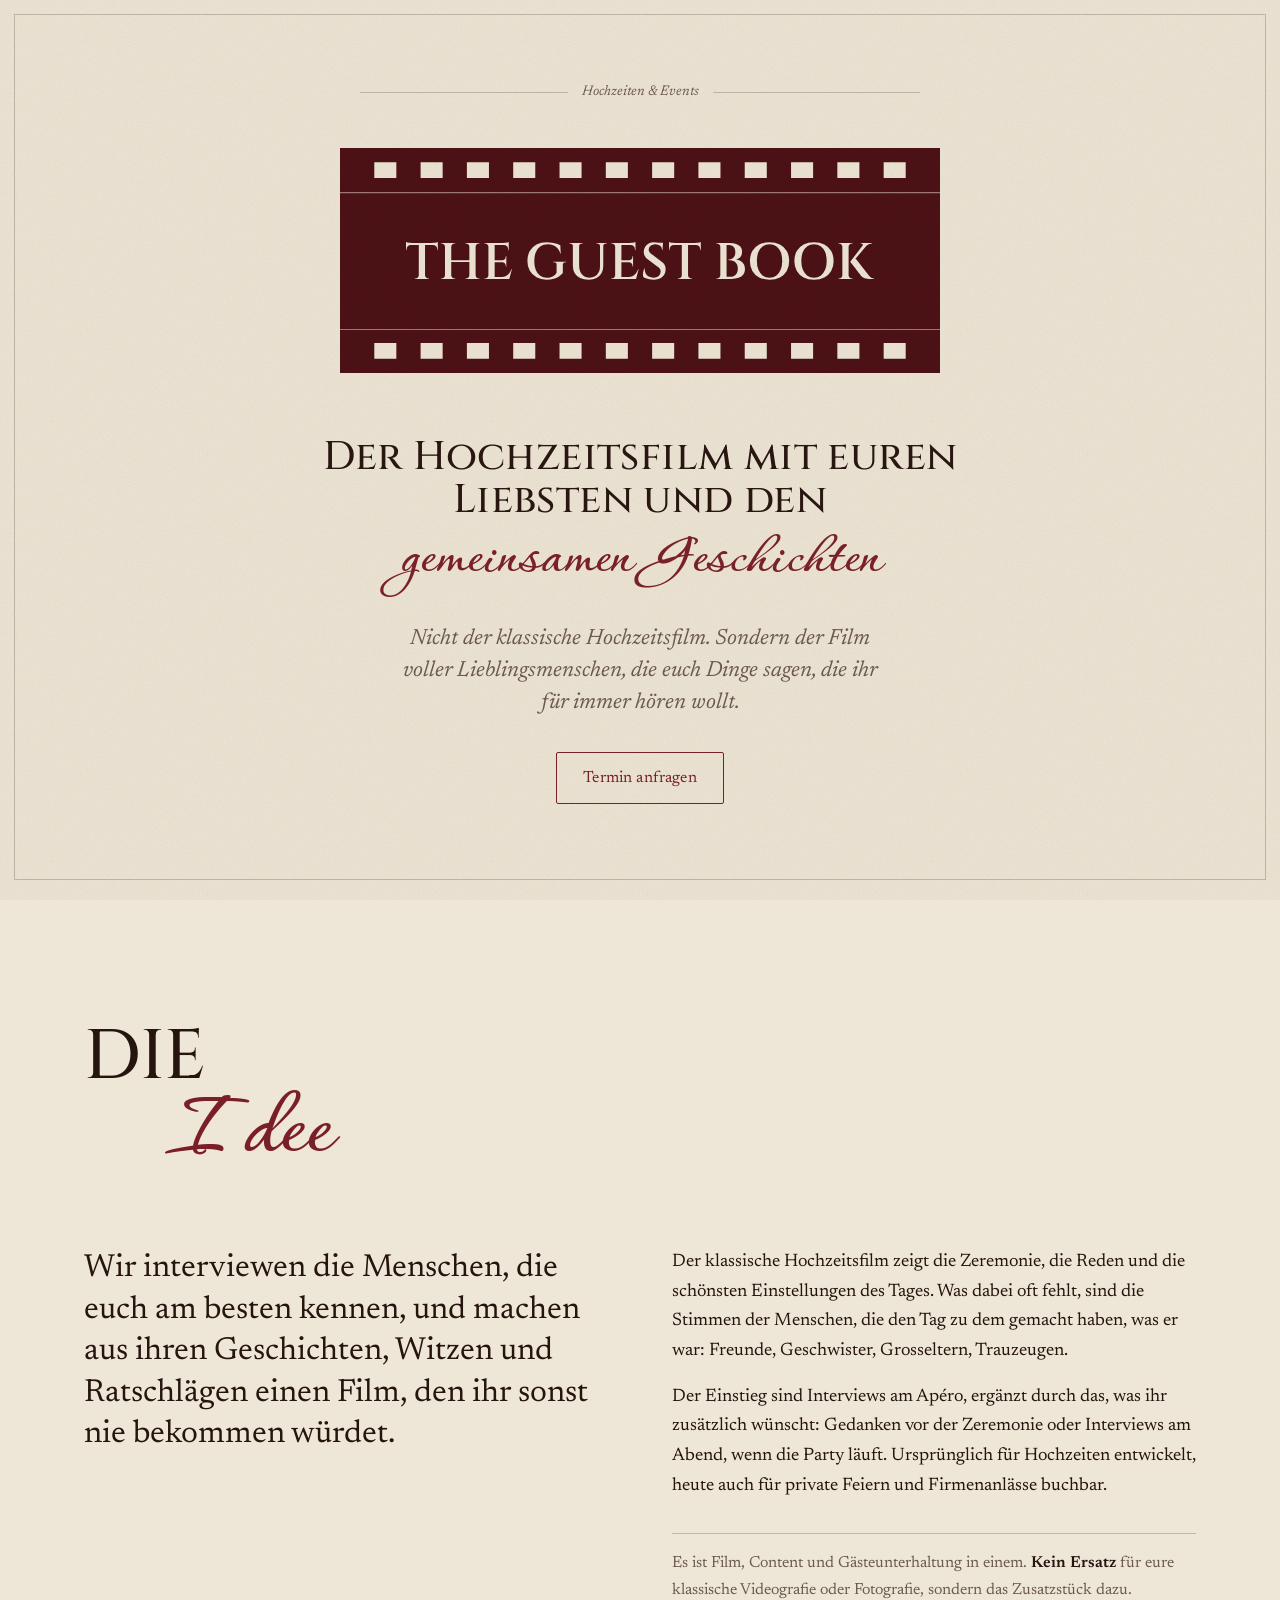
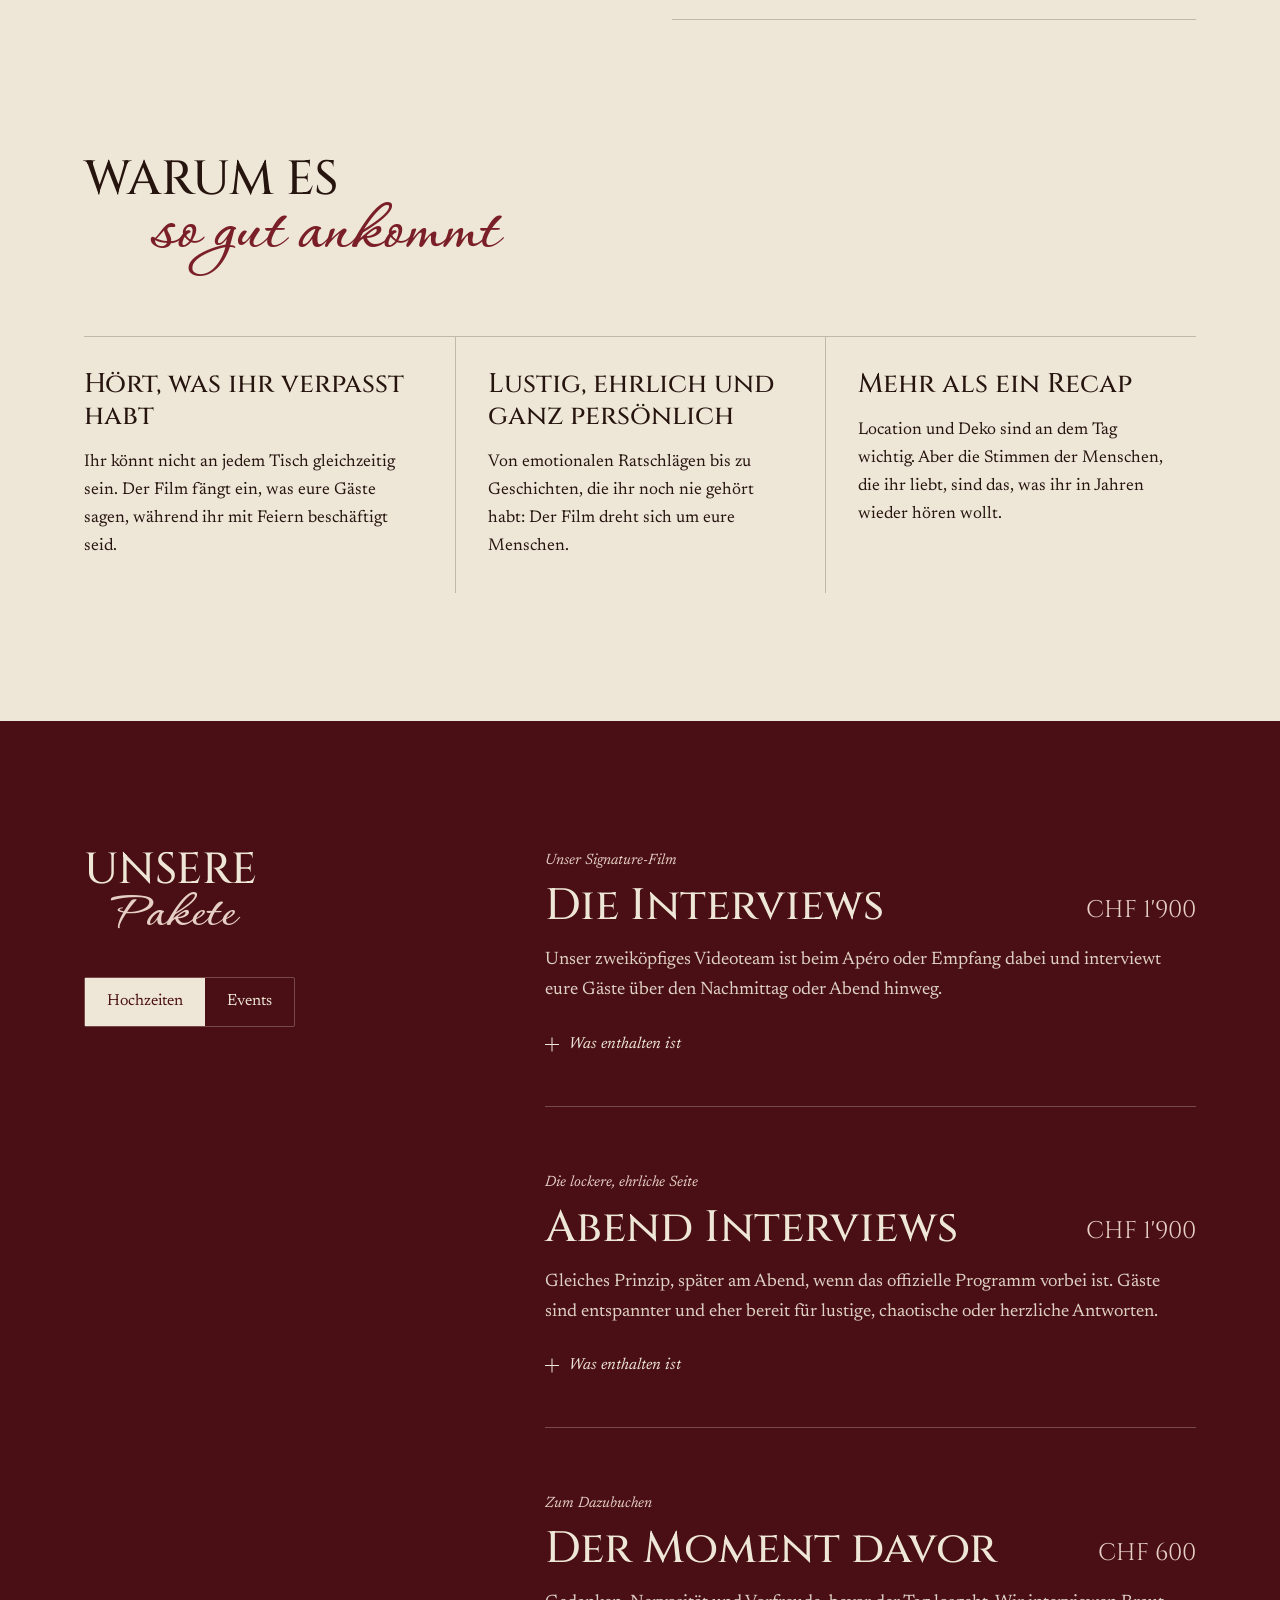
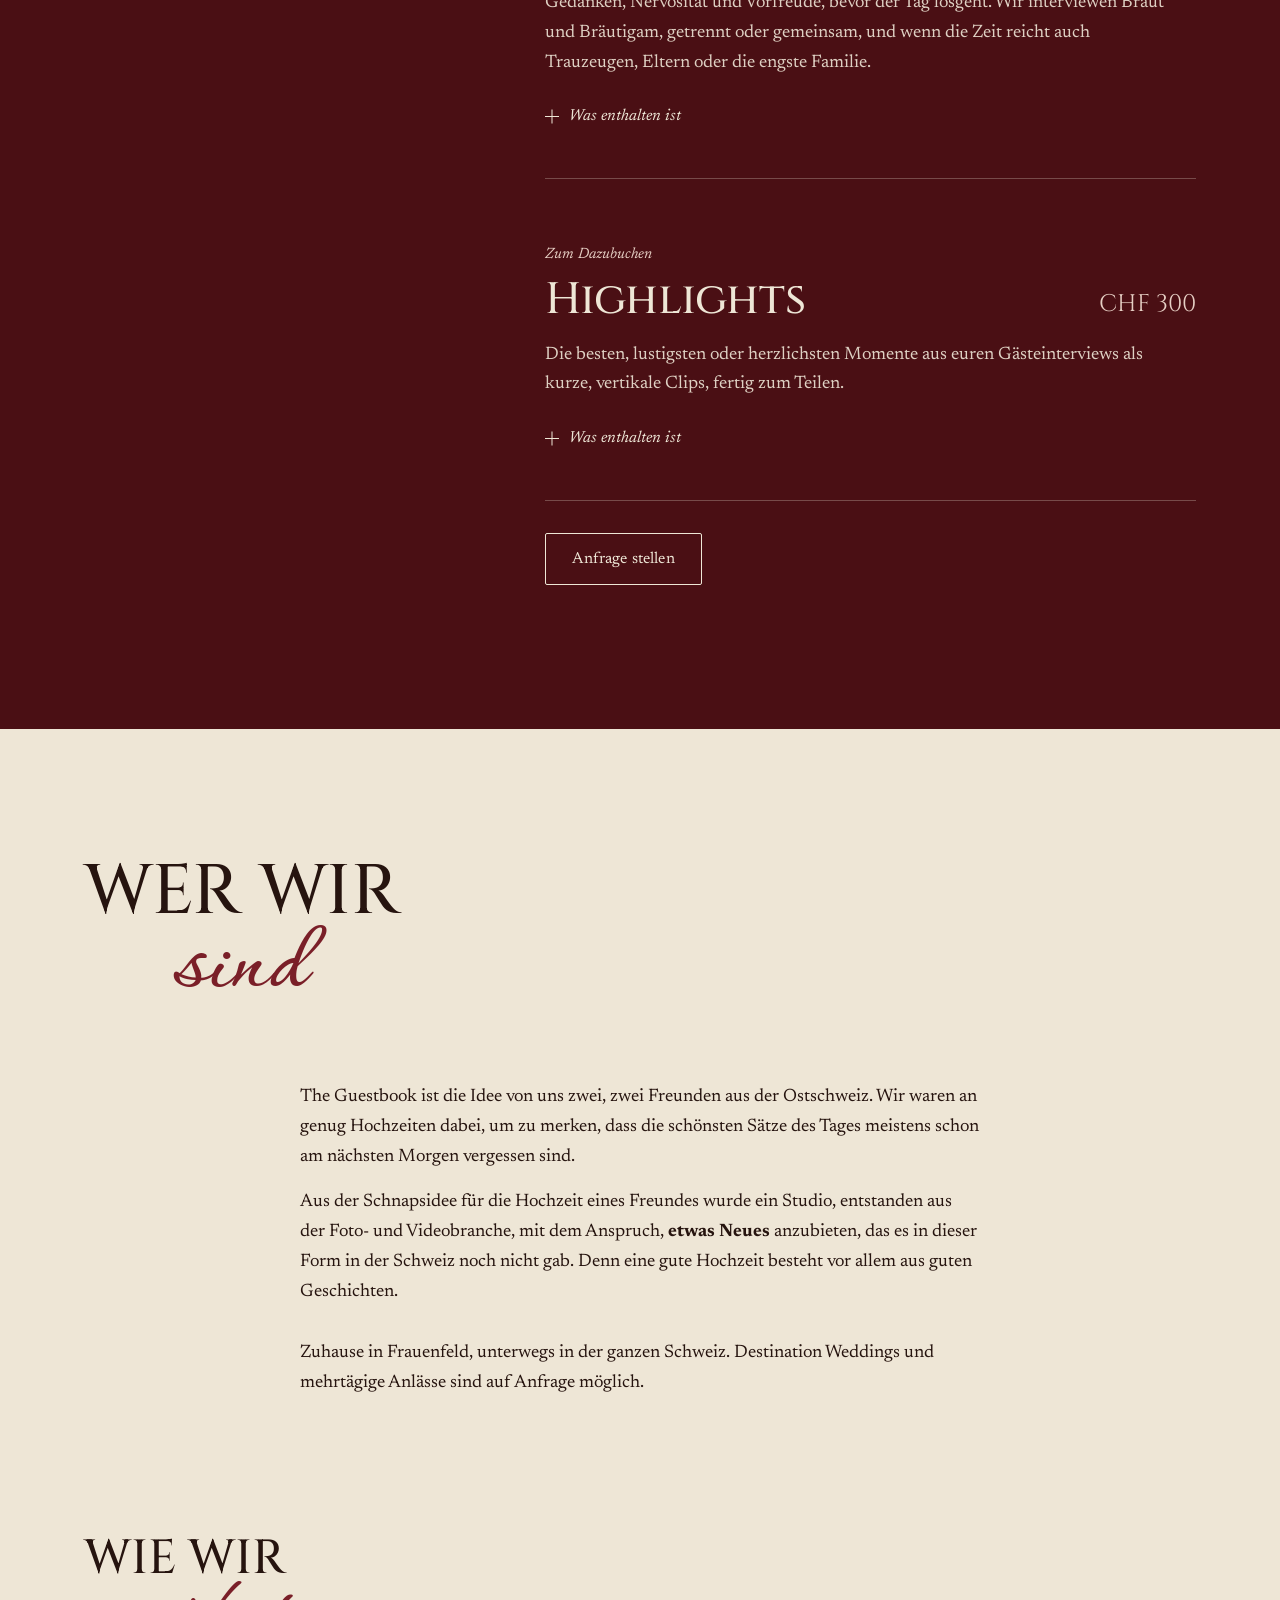
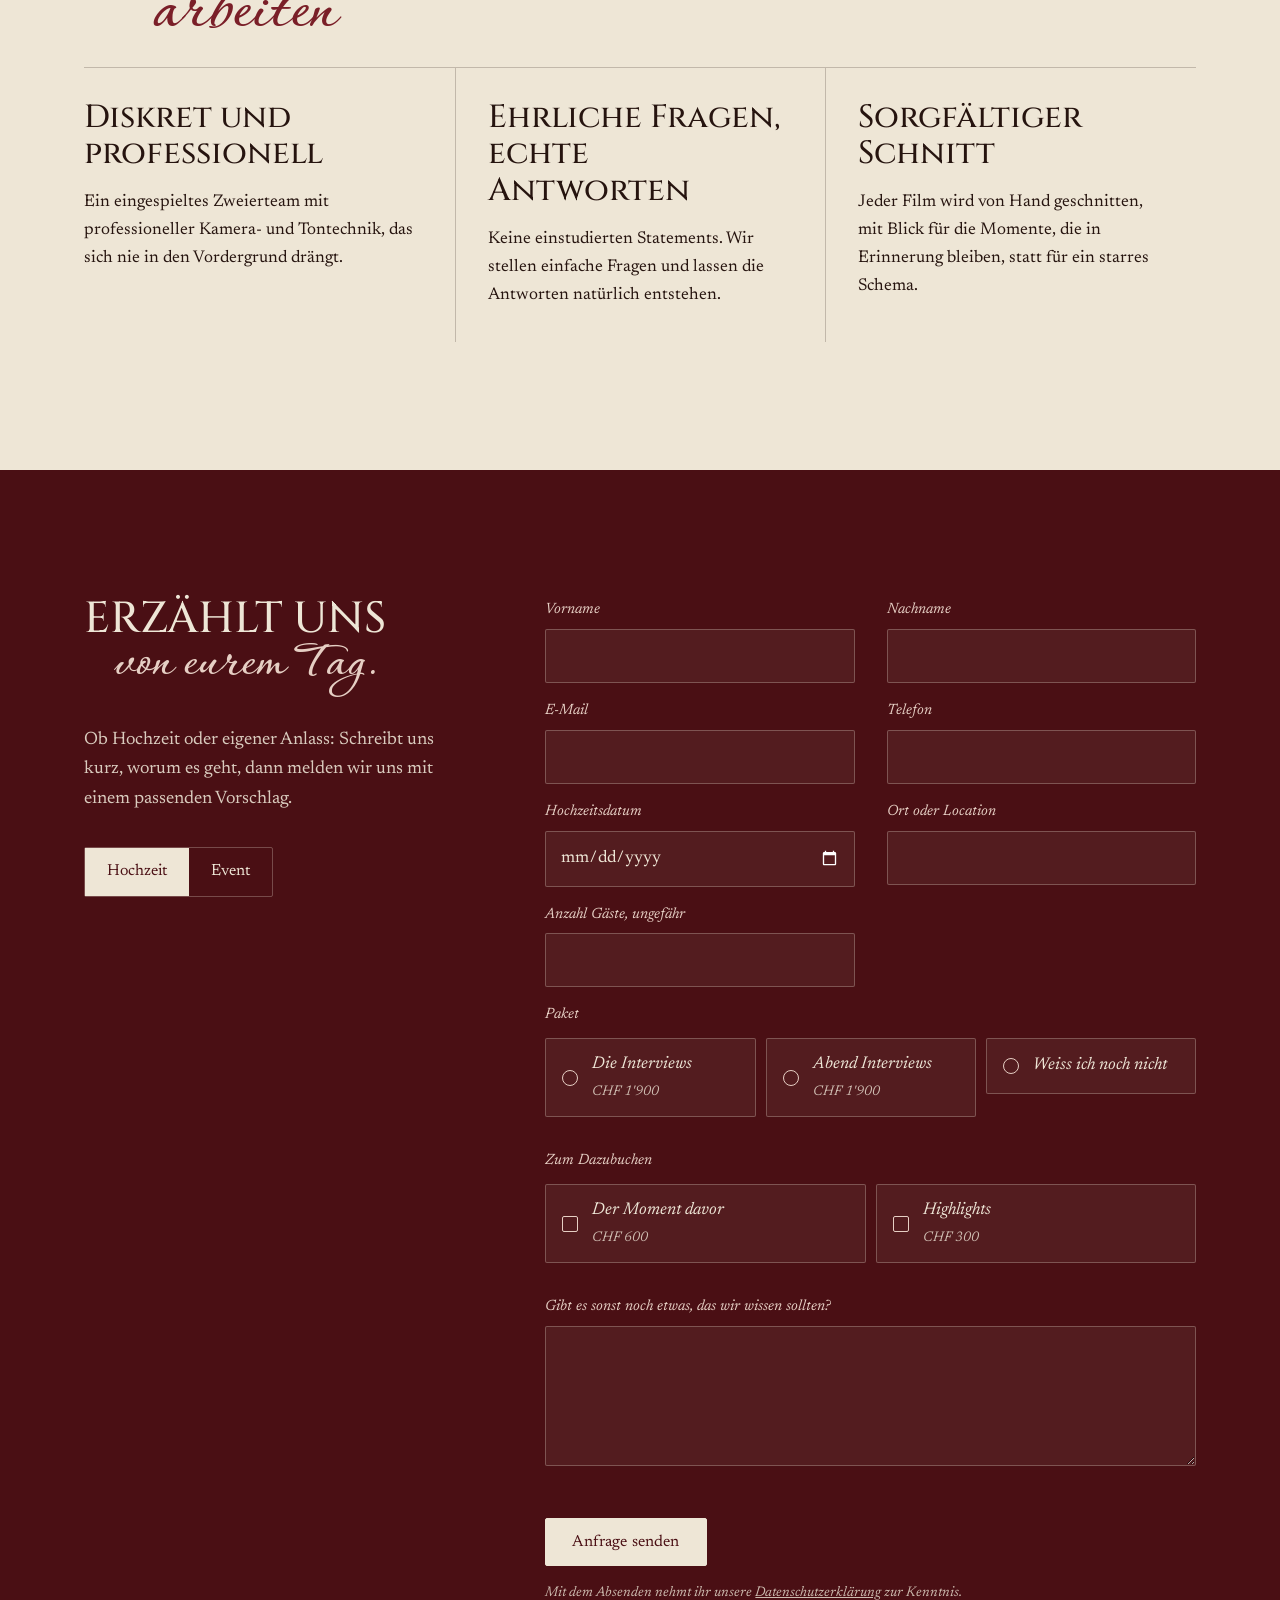
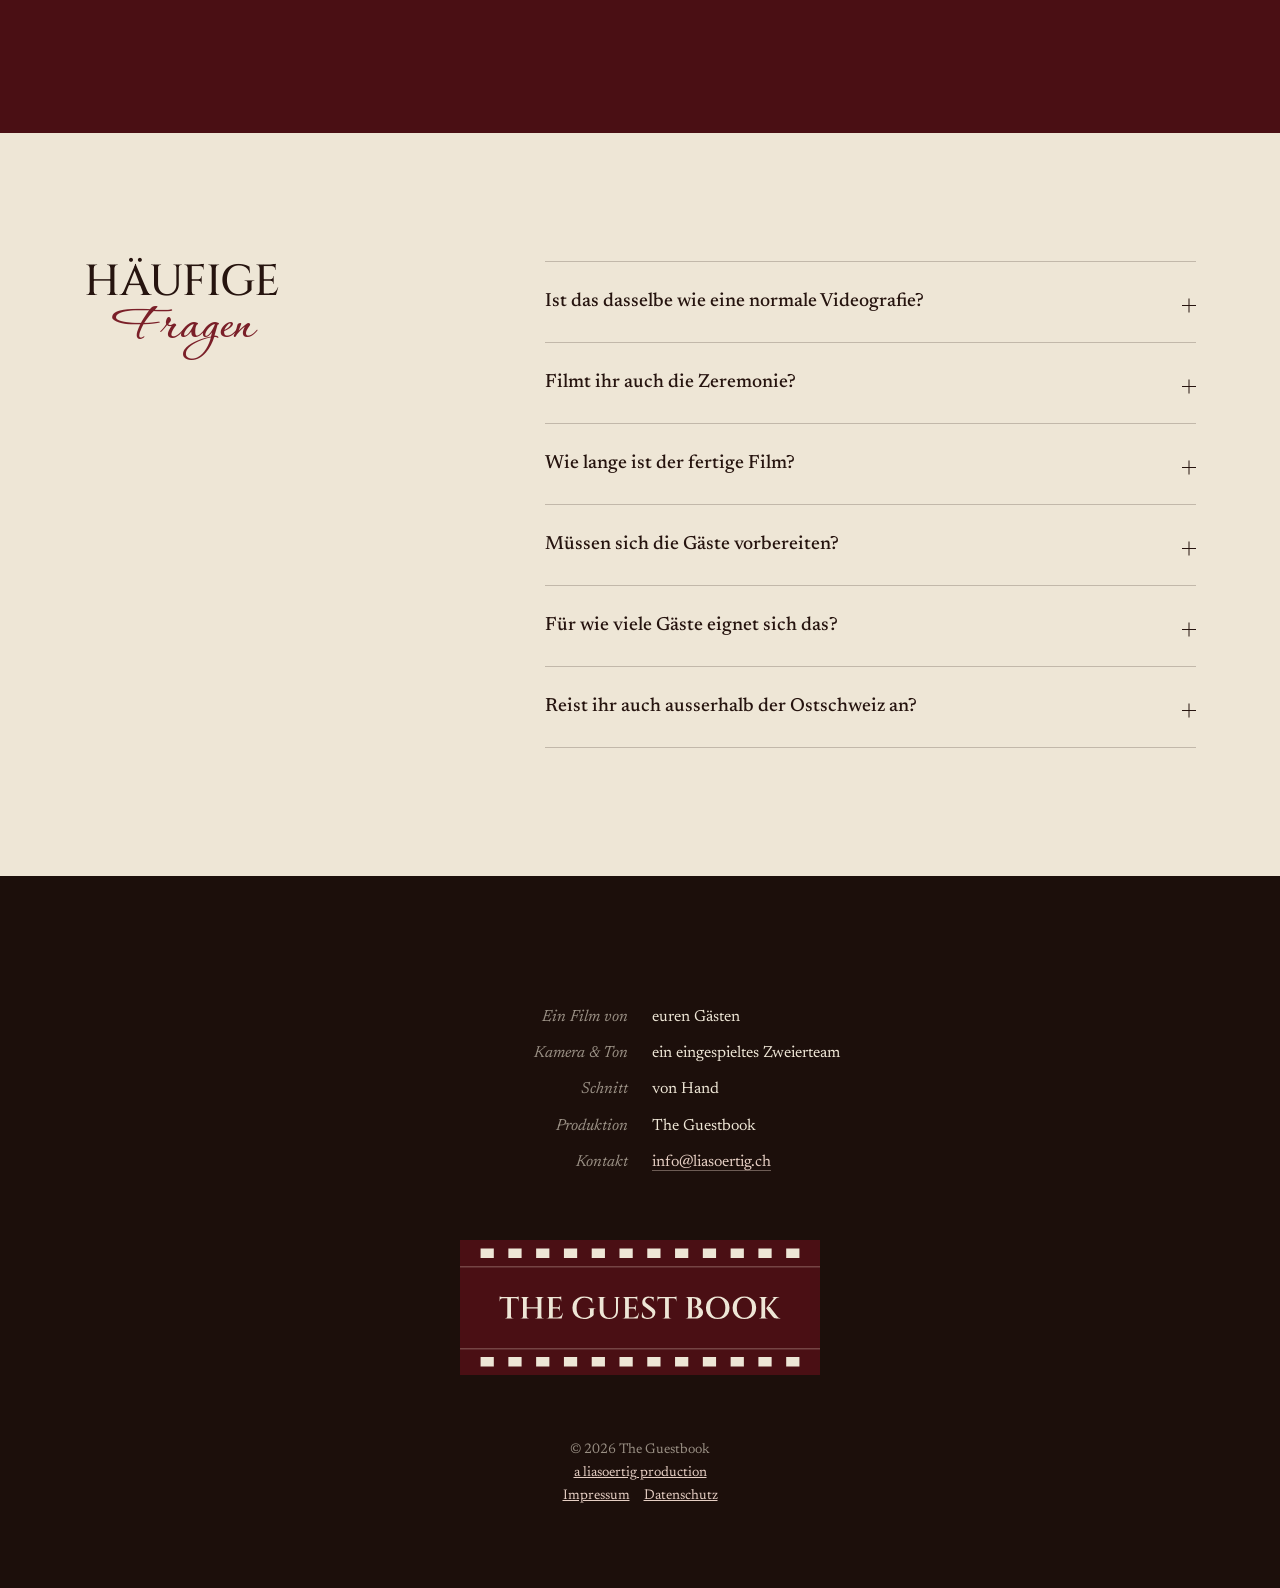
<file: index.html>
<!doctype html>
<html lang="de-CH">
<head>
<meta charset="utf-8">
<meta name="viewport" content="width=device-width, initial-scale=1, viewport-fit=cover">
<title>The Guestbook | Der Hochzeitsfilm mit euren Liebsten und den gemeinsamen Geschichten</title>
<meta name="description" content="Nicht der klassische Hochzeitsfilm. Sondern der Film voller Lieblingsmenschen, die euch Dinge sagen, die ihr für immer hören wollt. Gästeinterviews an Hochzeiten und Events aus Frauenfeld.">
<link rel="icon" href="/favicon.svg" type="image/svg+xml">
<link rel="icon" href="/favicon-32.png" type="image/png" sizes="32x32">
<link rel="apple-touch-icon" href="/apple-touch-icon.png">
<link rel="manifest" href="/site.webmanifest">
<meta name="theme-color" content="#4A0F14">
<link rel="canonical" href="https://theguestbook.ch/">
<script type="application/ld+json">{"@context": "https://schema.org", "@type": "ProfessionalService", "name": "The Guestbook", "description": "Gästeinterview-Filme für Hochzeiten und Events in der ganzen Schweiz.", "url": "https://theguestbook.ch/", "logo": "https://theguestbook.ch/logo-filmstreifen.svg", "image": "https://theguestbook.ch/og-image.png", "email": "info@liasoertig.ch", "telephone": "+41 79 932 95 26", "address": {"@type": "PostalAddress", "streetAddress": "Hanfäckerstrasse 10", "postalCode": "8500", "addressLocality": "Frauenfeld", "addressRegion": "TG", "addressCountry": "CH"}, "areaServed": {"@type": "Country", "name": "Schweiz"}, "priceRange": "CHF 300 bis 1'900", "founder": {"@type": "Person", "name": "Lias Oertig"}, "makesOffer": [{"@type": "Offer", "name": "Die Interviews", "price": "1900", "priceCurrency": "CHF"}, {"@type": "Offer", "name": "Abend Interviews", "price": "1900", "priceCurrency": "CHF"}, {"@type": "Offer", "name": "Der Moment davor", "price": "600", "priceCurrency": "CHF"}, {"@type": "Offer", "name": "Privates Event", "price": "1900", "priceCurrency": "CHF"}, {"@type": "Offer", "name": "Firmen Event", "price": "1900", "priceCurrency": "CHF"}, {"@type": "Offer", "name": "Highlights", "price": "300", "priceCurrency": "CHF"}]}</script>
<meta property="og:type" content="website">
<meta property="og:url" content="https://theguestbook.ch/">
<meta property="og:title" content="The Guestbook | Der Hochzeitsfilm mit euren Liebsten">
<meta property="og:description" content="Nicht der klassische Hochzeitsfilm. Sondern der Film voller Lieblingsmenschen, die euch Dinge sagen, die ihr für immer hören wollt.">
<meta property="og:image" content="https://theguestbook.ch/og-image.png">
<meta property="og:image:width" content="1200">
<meta property="og:image:height" content="630">
<meta property="og:image:alt" content="The Guestbook Logo, Filmstreifen in Bordeaux">
<meta name="twitter:card" content="summary_large_image">
<meta name="twitter:image" content="https://theguestbook.ch/og-image.png">
<style>
@font-face{font-family:"Cinzel";src:url("/fonts/cinzel.woff2") format("woff2");font-weight:400 900;font-style:normal;font-display:swap}
@font-face{font-family:"Corinthia";src:url("/fonts/corinthia-bold.woff2") format("woff2");font-weight:700;font-style:normal;font-display:swap}
@font-face{font-family:"Newsreader";src:url("/fonts/newsreader.woff2") format("woff2");font-weight:300 700;font-style:normal;font-display:swap}
@font-face{font-family:"Newsreader";src:url("/fonts/newsreader-italic.woff2") format("woff2");font-weight:300 700;font-style:italic;font-display:swap}
</style>
<style>
:root{
  --bordeaux:#4A0F14; --wein:#7A1F28; --papier:#EEE6D6; --papier-tief:#E2D6C0;
  --tinte:#26140F; --muted:#6B5A50; --moos:#5E6E5C; --salbei:#94A08E; --blush:#E6CFC4;
  --hairline:rgba(38,20,15,.22); --hairline-hell:rgba(238,230,214,.28);
  --himmel-oben:#B9C4B3; --abspann:#1C0F0B;
  --f-display:"Cinzel","Trajan Pro",Georgia,serif;
  --f-script:"Corinthia","Snell Roundhand",cursive;
  --f-text:"Newsreader",Georgia,serif;
  --s1:8px; --s2:16px; --s3:32px; --s4:64px; --s5:128px;
  --rand:clamp(24px,5vw,64px);
  box-sizing:border-box;
  padding-top:env(safe-area-inset-top,0px);
  padding-bottom:env(safe-area-inset-bottom,0px);
}
@media (prefers-color-scheme:dark){
  :root:not([data-theme="light"]){ --papier:#E8DFCD; --papier-tief:#DACDB5; }
}
:root[data-theme="dark"]{ --papier:#E8DFCD; --papier-tief:#DACDB5; }
*,*::before,*::after{box-sizing:inherit}
html{scroll-behavior:smooth;scroll-padding-top:env(safe-area-inset-top,0px);
  background:linear-gradient(to bottom,var(--bordeaux) 0 50%,var(--abspann) 50% 100%)}
/* Grundfarbe Bordeaux: Safari färbt damit die Statusleiste ein, auch ganz oben. Der Inhalt selbst liegt auf Papier */
body{margin:0;background:var(--bordeaux);color:var(--tinte);
  font-family:var(--f-text);font-size:18px;line-height:1.65;font-optical-sizing:auto;
  -webkit-font-smoothing:antialiased;text-rendering:optimizeLegibility}
main{background:var(--papier)}
img{max-width:100%;display:block}
a{color:inherit}
p{margin:0 0 var(--s2)}
:focus-visible{outline:2px solid var(--wein);outline-offset:3px}
.dunkel :focus-visible{outline-color:var(--blush)}
@media (prefers-reduced-motion:reduce){html{scroll-behavior:auto}*{animation:none!important;transition:none!important}}

/* Filmkorn über der ganzen Seite. Echtes Element statt body::after: Safari ordnet Pseudo-Elemente beim Prüfen des oberen Rands dem body zu und färbt die Statusleiste dann papierfarben statt bordeaux */
.korn{position:fixed;inset:0;pointer-events:none;z-index:50;opacity:.09;
  background-image:url("data:image/svg+xml,%3Csvg xmlns='http://www.w3.org/2000/svg' width='220' height='220'%3E%3Cfilter id='n'%3E%3CfeTurbulence type='fractalNoise' baseFrequency='.85' numOctaves='3' stitchTiles='stitch'/%3E%3CfeColorMatrix values='0 0 0 0 .15 0 0 0 0 .08 0 0 0 0 .06 0 0 0 .9 0'/%3E%3C/filter%3E%3Crect width='100%25' height='100%25' filter='url(%23n)'/%3E%3C/svg%3E");
}
@keyframes korn{0%{transform:translate(0,0)}25%{transform:translate(-3%,2%)}50%{transform:translate(2%,-3%)}75%{transform:translate(-2%,-1%)}100%{transform:translate(0,0)}}

.wrap{max-width:1180px;margin:0 auto;padding:0 var(--rand)}
.schmal{max-width:68ch}

/* Titel-System: Cinzel-Zeile plus Skript-Antwort */
.titel{margin:0 0 var(--s4);font-weight:inherit}
.titel .caps{display:block;font-family:var(--f-display);font-weight:500;text-transform:uppercase;
  font-size:clamp(30px,6.2vw,70px);line-height:1;letter-spacing:-.005em}
.titel .skript{display:block;font-family:var(--f-script);font-weight:400;color:var(--wein);
  font-size:clamp(48px,8.4vw,100px);line-height:1;margin-top:-.08em;padding-left:.9em}
.dunkel .titel .skript{color:var(--blush)}
.titel.mitte{text-align:center}.titel.mitte .skript{padding-left:0}

.label{font-style:italic;font-size:15px;color:var(--muted);margin:0 0 var(--s1)}
.dunkel .label{color:var(--blush)}
.dunkel{color:var(--papier)}

.btn{display:inline-flex;align-items:center;gap:var(--s1);min-height:48px;padding:12px 26px;border-radius:2px;
  font-family:var(--f-text);font-size:16px;letter-spacing:.01em;text-decoration:none;cursor:pointer;
  border:1px solid currentColor;background:transparent;color:var(--wein);transition:background .25s,color .25s}
.btn:hover{background:var(--wein);color:var(--papier);border-color:var(--wein)}
.dunkel .btn{color:var(--papier)}
.dunkel .btn:hover{background:var(--papier);color:var(--bordeaux);border-color:var(--papier)}
.btn.voll{background:var(--papier);color:var(--bordeaux);border-color:var(--papier)}
.btn.voll:hover{background:var(--blush);border-color:var(--blush)}

/* Navigation */
.nav{position:absolute;top:env(safe-area-inset-top,0px);left:0;right:0;z-index:5}
.nav .wrap{display:flex;align-items:center;justify-content:space-between;gap:var(--s2);padding-top:18px;padding-bottom:18px}
.nav-marke{font-family:var(--f-display);font-size:17px;text-decoration:none;color:var(--tinte);white-space:nowrap}
.nav-marke i{font-family:var(--f-script);font-style:normal;font-size:1.15em;color:var(--wein)}
.nav ul{list-style:none;display:flex;gap:clamp(14px,3vw,36px);margin:0;padding:0;font-size:15px}
.nav a{text-decoration:none}
.nav ul a{color:var(--tinte);padding:6px 0;border-bottom:1px solid transparent}
.nav ul a:hover{border-bottom-color:var(--tinte)}
@media (max-width:560px){.nav-marke{display:none}.nav .wrap{justify-content:center}}

/* Titelkarte */
.hero{position:relative;min-height:100svh;min-height:100vh;display:grid;grid-template-rows:1fr auto 1fr;overflow:hidden;
  background:
   radial-gradient(120% 70% at 50% 100%,rgba(0,0,0,.45),transparent 60%),
   linear-gradient(to bottom,var(--himmel-oben) 0%,var(--salbei) 44%,#8A9C8C 50%,#3B4230 50.2%,var(--moos) 68%,#1D2116 100%)}
@supports (min-height:100svh){.hero{min-height:100svh}}
.hero-himmel{align-self:end;text-align:center;padding:96px var(--rand) var(--s3)}
.hero-himmel .prod{font-style:italic;font-size:15px;color:#3F4A3E;margin:0 0 var(--s2)}
.hero h1{margin:0 auto;max-width:18ch;font-family:var(--f-display);font-weight:500;font-size:clamp(21px,3.6vw,40px);letter-spacing:.01em;
  line-height:1.08;color:var(--tinte)}
.hero-mitte{display:flex;flex-direction:column;align-items:center;padding:clamp(40px,7vh,72px) var(--rand) 0}
.lockup{position:relative;display:inline-block;font-size:clamp(50px,15vw,150px);line-height:1;color:var(--papier);margin:0}
.lockup .l-guest{font-family:var(--f-display);font-weight:500;letter-spacing:.015em;display:block}
.lockup .l-the{position:absolute;left:-.08em;top:-.42em;font-family:var(--f-script);font-size:.52em;color:var(--blush)}
.lockup .l-book{position:absolute;right:-.12em;bottom:-.5em;font-family:var(--f-script);font-size:.74em;color:var(--blush)}
.signatur{display:grid;grid-template-columns:1fr auto 1fr;align-items:center;gap:14px;width:min(100%,560px);
  margin-top:clamp(38px,6vw,64px);font-size:14px;color:rgba(238,230,214,.82);font-style:italic}
.signatur span.linie{height:1px;background:var(--hairline-hell)}
.hero-unten{align-self:end;text-align:center;padding:var(--s4) var(--rand) clamp(40px,8vh,80px)}
.untertitel{font-style:italic;color:var(--papier);font-size:clamp(17px,2.1vw,22px);line-height:1.45;max-width:40ch;margin:0 auto var(--s3);
  text-shadow:0 1px 12px rgba(0,0,0,.5)}
/* Die eine inszenierte Bewegung: Aufblende wie ein Filmanfang */
.auf{opacity:0;animation:aufblende 1.8s cubic-bezier(.2,.6,.2,1) forwards}
.auf.a2{animation-delay:.6s}.auf.a3{animation-delay:1.3s}.auf.a4{animation-delay:1.9s}
@keyframes aufblende{from{opacity:0;filter:blur(6px)}to{opacity:1;filter:blur(0)}}
@media (prefers-reduced-motion:reduce){.auf{opacity:1}}

/* Kapitel */
.kapitel{padding:clamp(80px,12vw,var(--s5)) 0}
.bordeaux{background:var(--bordeaux)}
.moos{background:var(--moos)}

.intro-raster{display:grid;gap:var(--s3) var(--s4);grid-template-columns:1fr}
@media (min-width:860px){.intro-raster{grid-template-columns:1fr 1fr}}
.gross{font-family:var(--f-text);font-size:clamp(23px,2.8vw,32px);line-height:1.3;font-weight:400;margin:0 0 var(--s3)}
.hinweis{margin-top:var(--s3);padding:var(--s2) 0;border-top:1px solid var(--hairline);border-bottom:1px solid var(--hairline);font-size:16px;color:var(--muted)}
.hinweis strong{color:var(--tinte);font-weight:600}

/* Filmstill mit Untertiteln */
.still{position:relative;min-height:min(92vh,760px);display:flex;align-items:flex-end;justify-content:center;overflow:hidden;
  background:
   radial-gradient(90% 60% at 50% 110%,rgba(0,0,0,.55),transparent 70%),
   linear-gradient(to bottom,#E2E6DA 0%,#B9C4B0 38%,#94A08E 46%,#56634F 46.3%,#3A4637 62%,#1F2720 100%)}
.still .rahmen{position:absolute;left:0;right:0;height:clamp(28px,6vw,64px);background:#0F0A08;z-index:2}
.still .rahmen.o{top:0}.still .rahmen.u{bottom:0}
.still .figuren{position:absolute;inset:clamp(28px,6vw,64px) 0;width:100%;height:calc(100% - clamp(56px,12vw,128px));object-fit:cover;z-index:1}

/* Pakete */
.pakete-kopf{display:flex;flex-wrap:wrap;align-items:flex-end;justify-content:space-between;gap:var(--s3);margin-bottom:var(--s4)}
.pakete-kopf .titel{margin:0}
.paket{display:grid;grid-template-columns:1fr auto;gap:0 var(--s3);padding:var(--s3) 0 var(--s3);border-top:1px solid var(--hairline-hell)}
.paket:last-child{border-bottom:1px solid var(--hairline-hell)}
.paket .label{grid-column:1/-1}
.paket h3{margin:0;font-family:var(--f-display);font-weight:500;font-size:clamp(24px,4vw,44px);line-height:1.1}
.paket .preis{margin:0;align-self:end;font-family:var(--f-display);font-size:clamp(18px,2.2vw,24px);color:var(--blush);white-space:nowrap}
.paket .kern{grid-column:1/-1;margin:var(--s2) 0 0;max-width:62ch;color:rgba(238,230,214,.9)}
.paket details{grid-column:1/-1;margin-top:var(--s1)}
summary{cursor:pointer;list-style:none;display:inline-flex;align-items:center;gap:10px;font-style:italic;font-size:16px;padding:8px 0;min-height:44px}
summary::-webkit-details-marker{display:none}
summary .plus{position:relative;width:14px;height:14px;flex:none}
summary .plus::before,summary .plus::after{content:"";position:absolute;left:0;right:0;top:50%;height:1px;background:currentColor;transition:transform .3s}
summary .plus::after{transform:rotate(90deg)}
details[open] summary .plus::after{transform:rotate(0)}
.paket details p{max-width:62ch;color:rgba(238,230,214,.82);font-size:17px;margin:var(--s1) 0 0}
.paket-cta{margin-top:var(--s4)}

/* Drei Gründe */
.gruende{display:grid;gap:0;grid-template-columns:1fr;border-top:1px solid var(--hairline)}
@media (min-width:860px){.gruende{grid-template-columns:repeat(3,1fr);border-top:0}}
.grund{padding:var(--s3) 0;border-bottom:1px solid var(--hairline)}
@media (min-width:860px){.grund{padding:var(--s3) var(--s3) var(--s3) 0;border-bottom:0;border-top:1px solid var(--hairline)}
  .grund+.grund{padding-left:var(--s3);border-left:1px solid var(--hairline)}}
.grund h3{margin:0 0 var(--s2);font-family:var(--f-display);font-weight:500;font-size:clamp(22px,2.4vw,27px);line-height:1.18}
.grund p{font-size:17px;margin:0}
.dunkel .gruende,.dunkel .grund,.dunkel .grund+.grund{border-color:var(--hairline-hell)}
.dunkel .grund p{color:rgba(238,230,214,.85)}
.abschnitt-luft{margin-top:clamp(72px,10vw,120px)}

/* Über uns */
.ueber-raster{display:grid;gap:var(--s4);grid-template-columns:1fr}
@media (min-width:900px){.ueber-raster{grid-template-columns:5fr 6fr;align-items:start}}
@media (min-width:900px){.ueber-raster.voll{grid-template-columns:1fr;max-width:680px;margin:0 auto}}
.ueber h3{font-family:var(--f-display);font-weight:500;font-size:clamp(24px,2.8vw,32px);line-height:1.15;margin:0 0 var(--s2)}
.bildfeld{margin:0}
.bildfeld .bild{aspect-ratio:4/5;background:
  radial-gradient(80% 50% at 50% 100%,rgba(0,0,0,.35),transparent 70%),
  linear-gradient(to bottom,#E2E6DA,#B2BEA9 52%,#56634F 52.3%,#232B22);
  display:grid;place-items:center;color:rgba(238,230,214,.9);font-style:italic;font-size:15px;border:10px solid var(--tinte)}
.bildfeld figcaption{font-style:italic;font-size:14px;color:var(--muted);margin-top:10px}
.bildfeld img.bild{width:100%;height:100%;object-fit:cover;object-position:center}
.oval{display:inline-block;padding:4px 16px;border:1px solid var(--wein);border-radius:999px;color:var(--wein);font-style:italic;font-size:15px}

/* Fragen */
.fragen-raster{display:grid;gap:var(--s4);grid-template-columns:1fr}
@media (min-width:900px){.fragen-raster{grid-template-columns:1fr 1fr}}
.fragen h3{font-family:var(--f-script);font-weight:400;font-size:46px;line-height:1.05;color:var(--wein);margin:0 0 var(--s2)}
.frage{border-top:1px solid var(--hairline)}
.frage:last-child{border-bottom:1px solid var(--hairline)}
.frage summary{display:flex;justify-content:space-between;gap:var(--s2);width:100%;font-style:normal;font-size:18px;padding:14px 0;font-family:var(--f-text);font-weight:500}
.frage summary .plus{margin-top:6px}
.frage p{margin:0 0 var(--s2);font-size:17px;color:var(--muted);max-width:60ch}

/* Kontakt */
.formular{display:grid;gap:var(--s2) var(--s3);grid-template-columns:1fr;max-width:820px}
@media (min-width:700px){.formular{grid-template-columns:1fr 1fr}.formular .breit{grid-column:1/-1}}
.feld label{display:block;font-style:italic;font-size:15px;color:var(--blush);margin-bottom:6px}
.feld input,.feld select,.feld textarea{width:100%;font:inherit;font-size:17px;color:var(--papier);background:rgba(238,230,214,.06);
  border:1px solid var(--hairline-hell);border-radius:2px;padding:12px 14px;min-height:48px;-webkit-appearance:none;appearance:none}
.feld textarea{min-height:140px;resize:vertical}
.feld select{background-image:linear-gradient(45deg,transparent 50%,var(--blush) 50%),linear-gradient(135deg,var(--blush) 50%,transparent 50%);
  background-position:calc(100% - 20px) 50%,calc(100% - 14px) 50%;background-size:6px 6px;background-repeat:no-repeat;padding-right:40px}
.feld select option,.feld select optgroup{color:var(--tinte);background:var(--papier)}
.feld input:focus,.feld select:focus,.feld textarea:focus{outline:2px solid var(--blush);outline-offset:1px;border-color:transparent}
.feld input[type=date]{color-scheme:dark}
.senden{margin-top:var(--s1)}
.danke{display:none;max-width:820px;padding:var(--s3) 0;border-top:1px solid var(--hairline-hell);border-bottom:1px solid var(--hairline-hell)}
.danke p{font-family:var(--f-script);font-size:clamp(42px,6vw,64px);line-height:1.1;color:var(--blush);margin:0}
.gesendet .formular{display:none}.gesendet .danke{display:block}

/* Abspann */
.abspann{background:var(--abspann);color:var(--papier);padding:clamp(80px,12vw,var(--s5)) 0 var(--s4);text-align:center}
.credits{display:grid;grid-template-columns:1fr 1fr;gap:10px 24px;max-width:560px;margin:0 auto var(--s4);font-size:16px}
.credits dt{text-align:right;font-style:italic;color:rgba(238,230,214,.6)}
.credits dd{margin:0;text-align:left}
.abspann .lockup{font-size:clamp(54px,12vw,96px);margin:var(--s3) 0 var(--s4)}
.abspann .fuss{font-size:14px;color:rgba(238,230,214,.6)}
.abspann .fuss a{color:var(--blush)}
/* Corinthia nur im kräftigen Schnitt verwenden */
.titel .skript,.lockup .l-the,.lockup .l-book,.nav-marke i,.fragen h3,.danke p{font-weight:700}
/* Umschalter Hochzeiten / Events */
.umschalter{display:inline-flex;border:1px solid var(--hairline-hell);border-radius:2px;margin:0 0 var(--s4)}
.umschalter button{font:inherit;font-size:16px;color:var(--papier);background:transparent;border:0;padding:10px 22px;min-height:48px;cursor:pointer;transition:background .25s,color .25s}
.umschalter button[aria-pressed="true"]{background:var(--papier);color:var(--bordeaux)}
.gruppe[hidden]{display:none}
.pakete-bereich{transition:background-color .6s ease}
.pakete-bereich.moos{background:var(--moos)}
.pakete-bereich.moos .umschalter button[aria-pressed="true"]{color:var(--moos)}
.fragen-liste{max-width:820px}
.logo-streifen{display:block;height:auto;max-width:100%}
.logo-hero{width:min(86vw,520px)}
.logo-fuss{width:min(72vw,360px);margin:var(--s3) auto var(--s4)}
.logo-nav{width:96px}
.wahlgruppe{border:0;padding:0;margin:0;min-width:0}
.wahlgruppe legend{font-style:italic;font-size:15px;color:var(--blush);margin-bottom:10px;padding:0}
.wahlgruppe legend small{font-size:14px;opacity:.8}
.wahl-titel{font-size:14px;color:rgba(238,230,214,.7);margin:6px 0 8px}
.wahlen{display:grid;grid-template-columns:repeat(auto-fit,minmax(200px,1fr));gap:10px;margin-bottom:10px}
.wahl{position:relative;display:flex;cursor:pointer}.wahl span{flex:1}
.wahl input{position:absolute;opacity:0;width:1px;height:1px}
.wahl span{display:flex;flex-direction:column;gap:2px;min-height:56px;justify-content:center;padding:12px 14px 12px 46px;border:1px solid var(--hairline-hell);border-radius:2px;
  background:rgba(238,230,214,.06);color:var(--papier);font-size:17px;position:relative;transition:background .2s,color .2s,border-color .2s}
.wahl small{font-size:14px;font-style:italic;opacity:.8}
.wahl span::before{content:"";position:absolute;left:16px;top:50%;width:16px;height:16px;margin-top:-8px;border:1px solid var(--blush)}
.wahl span.rund::before{border-radius:50%}
.wahl span.eckig::before{border-radius:2px}
.wahl input:checked+span{background:var(--papier);color:var(--bordeaux);border-color:var(--papier)}
.wahl input:checked+span::before{background:var(--bordeaux);border-color:var(--bordeaux);box-shadow:inset 0 0 0 3px var(--papier)}
.wahl input:focus-visible+span{outline:2px solid var(--blush);outline-offset:2px}
.wahl.aus,.wahlgruppe.aus,.wahl[hidden],.feld[hidden]{display:none}
.kontakt-bereich{transition:background-color .6s ease}
.kontakt-bereich.moos{background:var(--moos)}
.kontakt-bereich.moos .umschalter button[aria-pressed="true"]{color:var(--moos)}
/* Header ohne Bild: Titelkarte auf Papier */
.hero{background:var(--papier);display:flex;flex-direction:column;justify-content:center;align-items:center;padding:104px 0 72px}
.hero::after{content:"";position:absolute;top:calc(env(safe-area-inset-top,0px) + 14px);left:14px;right:14px;bottom:14px;border:1px solid var(--hairline);pointer-events:none}
.hero-mitte{padding:0 var(--rand)}
.hero-himmel{align-self:auto;padding:clamp(40px,7vh,64px) var(--rand) var(--s2)}
.hero-unten{align-self:auto;padding:var(--s2) var(--rand) 0}
.hero .untertitel{color:var(--muted);text-shadow:none}
.hero .signatur{color:var(--muted)}
.hero .signatur span.linie{background:var(--hairline)}
.hero .lockup{color:var(--tinte)}
.hero .lockup .l-the,.hero .lockup .l-book{color:var(--wein)}
/* Intro: Filmband läuft durch und wird zum Logo. Nur transform, clip-path und opacity */
#intro{display:none;position:fixed;inset:0;z-index:200;cursor:pointer}
html.intro #intro{display:block}
#intro .intro-grund{position:absolute;inset:0;background:var(--papier)}
#intro .intro-clip{position:absolute;left:0;top:0;overflow:hidden;visibility:hidden;transform-origin:0 0;will-change:transform}
#intro-band{position:absolute;left:0;top:0;transform-origin:0 0;will-change:transform}
html.intro .auf{animation-play-state:paused}
html.intro-ende .hero-mitte{animation:none;opacity:1;filter:none}
html.intro-ende .hero-mitte .signatur{animation:aufblende .9s cubic-bezier(.2,.6,.2,1) both}
html.intro-ende .auf.a3{animation-delay:.15s}html.intro-ende .auf.a4{animation-delay:.3s}
/* Filmband: wächst beim Scrollen aus dem Header-Logo. Nur transform, clip-path und opacity, damit es flüssig läuft */
#band{position:fixed;inset:0;z-index:40;pointer-events:none;visibility:hidden;overflow:hidden}
#band .kappe{position:absolute;left:0;top:0;width:100vw;height:env(safe-area-inset-top,0px);background:var(--bordeaux);opacity:0;transform-origin:50% 0;will-change:transform,opacity}
#band .streifen{position:fixed;left:0;top:0;width:100vw;height:64px;background-color:var(--bordeaux);pointer-events:auto;cursor:pointer;
  overflow:hidden;transform-origin:50% 50%;will-change:transform}
#band .innen{position:absolute;inset:0;transform-origin:50% 50%;will-change:transform}
#band .loecher{position:absolute;top:0;bottom:0;left:-13.17px;right:-13.17px;will-change:transform;
  --hh:4.48px;--hw:6.272px;--pitch:13.17px;--r:4.032px;--a:3.45px;--b:9.72px;
  background-image:linear-gradient(to right,transparent var(--a),var(--papier) var(--a),var(--papier) var(--b),transparent var(--b)),linear-gradient(to right,transparent var(--a),var(--papier) var(--a),var(--papier) var(--b),transparent var(--b));
  background-size:var(--pitch) var(--hh),var(--pitch) var(--hh);background-repeat:repeat-x;
  background-position:calc(50% + var(--pitch) / 2) var(--r),calc(50% + var(--pitch) / 2) calc(100% - var(--r))}
.band-linie{position:absolute;left:0;right:0;height:.5px;background:var(--blush);opacity:.55}
.band-linie.o{top:12.54px}.band-linie.u{bottom:12.54px}
.band-text{position:absolute;top:0;left:50%;height:64px;width:170.67px;margin-left:-85.33px}
#safe-probe{position:absolute;top:0;left:0;height:0;padding-top:env(safe-area-inset-top,0px);visibility:hidden}
html{scroll-padding-top:calc(env(safe-area-inset-top,0px) + 72px)}
/* Bordeaux hinter der Statusleiste, immer: Safari (iOS 26) prüft wenige Pixel unter dem oberen Rand, welches Element getroffen würde,
   und färbt die Statusleiste mit der Farbe des ersten fixierten Elements. Diese Fläche liegt oberhalb der Seite und ragt 10 px in den
   sichtbaren Bereich, damit Safari sie trifft. Diese 10 px sind ein durchsichtiger Rand (background-clip), sichtbar endet das Bordeaux genau an der Statusleiste.
   Darum antippbar (ohne pointer-events:none). Liegt unter dem Band (z-index 39) */
#statusleiste{position:fixed;top:-160px;left:0;right:0;box-sizing:border-box;height:calc(170px + env(safe-area-inset-top,0px));border-bottom:10px solid transparent;background-clip:padding-box;background-color:var(--bordeaux);z-index:39;cursor:pointer}
@media (min-width:1000px){#statusleiste{height:calc(160px + env(safe-area-inset-top,0px));border-bottom:0}}/* Desktop: nichts im sichtbaren Bereich */
.uebertitel{margin:0 0 var(--s2);font-family:var(--f-text);font-style:italic;font-weight:400;font-size:clamp(20px,2.2vw,24px);color:var(--wein)}
/* Desktop: zweispaltig mit stehender linker Spalte */
.zweispaltig{display:grid;grid-template-columns:1fr}
@media (min-width:1000px){
  .wrap{max-width:1240px}
  .zweispaltig{grid-template-columns:minmax(300px,4fr) 7fr;gap:clamp(56px,7vw,112px);align-items:start}
  .spalte-links{position:sticky;top:calc(env(safe-area-inset-top,0px) + 64px + 56px)}
  .spalte-links .titel{margin-bottom:var(--s3)}
  .spalte-links .titel .caps{font-size:clamp(30px,3.4vw,54px)}
  .spalte-links .titel .skript{font-size:clamp(40px,4.4vw,70px);padding-left:.5em}
  .spalte-links .umschalter{margin-bottom:0}
  .spalte-links .schmal{margin-bottom:var(--s3)!important}
  .kontakt-bereich .formular{max-width:none}
  .fragen-liste{max-width:none}
  .fragen .frage summary{font-size:19px;padding:18px 0}
  .hero h1{max-width:26ch}
  .logo-hero{width:min(60vw,600px)}
  .paket{padding:var(--s4) 0 var(--s3)}
  .paket:first-child{padding-top:0;border-top:0}
  .spalte-rechts .paket-cta{margin-top:var(--s3)}
}
/* Events auf Salbei #5E6E5C */
.moos .label,.moos .paket .preis,.moos .titel .skript,.moos .feld label,.moos .wahlgruppe legend{color:#DCE3D2}
/* Header: Signatur über dem Logo, breiterer Slogan */
.hero .signatur{margin-top:0;margin-bottom:clamp(24px,5vw,44px)}
.hero h1{max-width:min(100%,30ch)}
.hero-himmel{padding-left:clamp(16px,4vw,64px);padding-right:clamp(16px,4vw,64px)}
.hero h1 em{display:block;margin-top:.12em;font-family:var(--f-script);font-weight:700;font-style:normal;color:var(--wein);font-size:1.55em;line-height:1;letter-spacing:0;text-transform:none}
.hero{justify-content:flex-start;padding-top:clamp(52px,9vh,110px);padding-bottom:clamp(64px,10vh,110px);min-height:0!important}
/* Wie geht es weiter */
.ablauf{margin-top:var(--s3);margin-bottom:0}
.ablauf-titel{font-style:italic;font-size:17px;margin:0 0 var(--s2)}
.ablauf ol{list-style:none;margin:0;padding:0;display:grid;gap:14px}
.ablauf li{display:grid;grid-template-columns:30px 1fr;gap:12px;align-items:start;font-size:16px;line-height:1.5}
.ablauf .nr{width:30px;height:30px;display:grid;place-items:center;border:1px solid currentColor;border-radius:50%;font-family:var(--f-display);font-size:13px;opacity:.85}
.ablauf strong{display:block;font-weight:600}
.dunkel .ablauf li span:last-child{color:rgba(238,230,214,.88)}
.dunkel .ablauf strong{color:var(--papier)}
.dunkel .ablauf-titel{color:var(--blush)}
.abspann .credits a{color:var(--blush);text-decoration:none;border-bottom:1px solid rgba(230,207,196,.4)}
@media (min-width:1000px){.ablauf{margin-bottom:0}}
.form-hinweis{margin:0;font-size:14px;font-style:italic;opacity:.8}.form-hinweis a{color:inherit}
.danke-sub{display:block;font-style:italic;opacity:.85;margin-top:6px}
.danke p.ablauf-titel{font-family:var(--f-text);font-weight:400;font-style:italic;font-size:17px;line-height:1.4;color:inherit;opacity:.85;margin-bottom:var(--s2)}
</style>
<script>
/* Intro nur beim ersten Besuch pro Sitzung, ganz oben auf der Seite und ohne «Bewegung reduzieren» */
(function(){try{
  if(matchMedia('(prefers-reduced-motion: reduce)').matches||location.hash||sessionStorage.getItem('tgb-intro'))return;
  document.documentElement.classList.add('intro');
}catch(e){}})();
</script>
</head>
<body>
<div id="intro" aria-hidden="true"><div class="intro-grund"></div><div class="intro-clip"><svg id="intro-band" width="4320" height="120" viewBox="-2000 0 4320 120"><rect x="-2000" width="4320" height="120" fill="#4A0F14"/><g id="intro-loecher"><path fill="#EEE6D6" d="M-2204.38 7.56h11.76v8.40h-11.76zM-2204.38 104.04h11.76v8.40h-11.76zM-2179.69 7.56h11.76v8.40h-11.76zM-2179.69 104.04h11.76v8.40h-11.76zM-2154.99 7.56h11.76v8.40h-11.76zM-2154.99 104.04h11.76v8.40h-11.76zM-2130.29 7.56h11.76v8.40h-11.76zM-2130.29 104.04h11.76v8.40h-11.76zM-2105.60 7.56h11.76v8.40h-11.76zM-2105.60 104.04h11.76v8.40h-11.76zM-2080.90 7.56h11.76v8.40h-11.76zM-2080.90 104.04h11.76v8.40h-11.76zM-2056.20 7.56h11.76v8.40h-11.76zM-2056.20 104.04h11.76v8.40h-11.76zM-2031.51 7.56h11.76v8.40h-11.76zM-2031.51 104.04h11.76v8.40h-11.76zM-2006.81 7.56h11.76v8.40h-11.76zM-2006.81 104.04h11.76v8.40h-11.76zM-1982.12 7.56h11.76v8.40h-11.76zM-1982.12 104.04h11.76v8.40h-11.76zM-1957.42 7.56h11.76v8.40h-11.76zM-1957.42 104.04h11.76v8.40h-11.76zM-1932.72 7.56h11.76v8.40h-11.76zM-1932.72 104.04h11.76v8.40h-11.76zM-1908.03 7.56h11.76v8.40h-11.76zM-1908.03 104.04h11.76v8.40h-11.76zM-1883.33 7.56h11.76v8.40h-11.76zM-1883.33 104.04h11.76v8.40h-11.76zM-1858.63 7.56h11.76v8.40h-11.76zM-1858.63 104.04h11.76v8.40h-11.76zM-1833.94 7.56h11.76v8.40h-11.76zM-1833.94 104.04h11.76v8.40h-11.76zM-1809.24 7.56h11.76v8.40h-11.76zM-1809.24 104.04h11.76v8.40h-11.76zM-1784.54 7.56h11.76v8.40h-11.76zM-1784.54 104.04h11.76v8.40h-11.76zM-1759.85 7.56h11.76v8.40h-11.76zM-1759.85 104.04h11.76v8.40h-11.76zM-1735.15 7.56h11.76v8.40h-11.76zM-1735.15 104.04h11.76v8.40h-11.76zM-1710.46 7.56h11.76v8.40h-11.76zM-1710.46 104.04h11.76v8.40h-11.76zM-1685.76 7.56h11.76v8.40h-11.76zM-1685.76 104.04h11.76v8.40h-11.76zM-1661.06 7.56h11.76v8.40h-11.76zM-1661.06 104.04h11.76v8.40h-11.76zM-1636.37 7.56h11.76v8.40h-11.76zM-1636.37 104.04h11.76v8.40h-11.76zM-1611.67 7.56h11.76v8.40h-11.76zM-1611.67 104.04h11.76v8.40h-11.76zM-1586.97 7.56h11.76v8.40h-11.76zM-1586.97 104.04h11.76v8.40h-11.76zM-1562.28 7.56h11.76v8.40h-11.76zM-1562.28 104.04h11.76v8.40h-11.76zM-1537.58 7.56h11.76v8.40h-11.76zM-1537.58 104.04h11.76v8.40h-11.76zM-1512.88 7.56h11.76v8.40h-11.76zM-1512.88 104.04h11.76v8.40h-11.76zM-1488.19 7.56h11.76v8.40h-11.76zM-1488.19 104.04h11.76v8.40h-11.76zM-1463.49 7.56h11.76v8.40h-11.76zM-1463.49 104.04h11.76v8.40h-11.76zM-1438.80 7.56h11.76v8.40h-11.76zM-1438.80 104.04h11.76v8.40h-11.76zM-1414.10 7.56h11.76v8.40h-11.76zM-1414.10 104.04h11.76v8.40h-11.76zM-1389.40 7.56h11.76v8.40h-11.76zM-1389.40 104.04h11.76v8.40h-11.76zM-1364.71 7.56h11.76v8.40h-11.76zM-1364.71 104.04h11.76v8.40h-11.76zM-1340.01 7.56h11.76v8.40h-11.76zM-1340.01 104.04h11.76v8.40h-11.76zM-1315.31 7.56h11.76v8.40h-11.76zM-1315.31 104.04h11.76v8.40h-11.76zM-1290.62 7.56h11.76v8.40h-11.76zM-1290.62 104.04h11.76v8.40h-11.76zM-1265.92 7.56h11.76v8.40h-11.76zM-1265.92 104.04h11.76v8.40h-11.76zM-1241.22 7.56h11.76v8.40h-11.76zM-1241.22 104.04h11.76v8.40h-11.76zM-1216.53 7.56h11.76v8.40h-11.76zM-1216.53 104.04h11.76v8.40h-11.76zM-1191.83 7.56h11.76v8.40h-11.76zM-1191.83 104.04h11.76v8.40h-11.76zM-1167.14 7.56h11.76v8.40h-11.76zM-1167.14 104.04h11.76v8.40h-11.76zM-1142.44 7.56h11.76v8.40h-11.76zM-1142.44 104.04h11.76v8.40h-11.76zM-1117.74 7.56h11.76v8.40h-11.76zM-1117.74 104.04h11.76v8.40h-11.76zM-1093.05 7.56h11.76v8.40h-11.76zM-1093.05 104.04h11.76v8.40h-11.76zM-1068.35 7.56h11.76v8.40h-11.76zM-1068.35 104.04h11.76v8.40h-11.76zM-1043.65 7.56h11.76v8.40h-11.76zM-1043.65 104.04h11.76v8.40h-11.76zM-1018.96 7.56h11.76v8.40h-11.76zM-1018.96 104.04h11.76v8.40h-11.76zM-994.26 7.56h11.76v8.40h-11.76zM-994.26 104.04h11.76v8.40h-11.76zM-969.56 7.56h11.76v8.40h-11.76zM-969.56 104.04h11.76v8.40h-11.76zM-944.87 7.56h11.76v8.40h-11.76zM-944.87 104.04h11.76v8.40h-11.76zM-920.17 7.56h11.76v8.40h-11.76zM-920.17 104.04h11.76v8.40h-11.76zM-895.48 7.56h11.76v8.40h-11.76zM-895.48 104.04h11.76v8.40h-11.76zM-870.78 7.56h11.76v8.40h-11.76zM-870.78 104.04h11.76v8.40h-11.76zM-846.08 7.56h11.76v8.40h-11.76zM-846.08 104.04h11.76v8.40h-11.76zM-821.39 7.56h11.76v8.40h-11.76zM-821.39 104.04h11.76v8.40h-11.76zM-796.69 7.56h11.76v8.40h-11.76zM-796.69 104.04h11.76v8.40h-11.76zM-771.99 7.56h11.76v8.40h-11.76zM-771.99 104.04h11.76v8.40h-11.76zM-747.30 7.56h11.76v8.40h-11.76zM-747.30 104.04h11.76v8.40h-11.76zM-722.60 7.56h11.76v8.40h-11.76zM-722.60 104.04h11.76v8.40h-11.76zM-697.90 7.56h11.76v8.40h-11.76zM-697.90 104.04h11.76v8.40h-11.76zM-673.21 7.56h11.76v8.40h-11.76zM-673.21 104.04h11.76v8.40h-11.76zM-648.51 7.56h11.76v8.40h-11.76zM-648.51 104.04h11.76v8.40h-11.76zM-623.82 7.56h11.76v8.40h-11.76zM-623.82 104.04h11.76v8.40h-11.76zM-599.12 7.56h11.76v8.40h-11.76zM-599.12 104.04h11.76v8.40h-11.76zM-574.42 7.56h11.76v8.40h-11.76zM-574.42 104.04h11.76v8.40h-11.76zM-549.73 7.56h11.76v8.40h-11.76zM-549.73 104.04h11.76v8.40h-11.76zM-525.03 7.56h11.76v8.40h-11.76zM-525.03 104.04h11.76v8.40h-11.76zM-500.33 7.56h11.76v8.40h-11.76zM-500.33 104.04h11.76v8.40h-11.76zM-475.64 7.56h11.76v8.40h-11.76zM-475.64 104.04h11.76v8.40h-11.76zM-450.94 7.56h11.76v8.40h-11.76zM-450.94 104.04h11.76v8.40h-11.76zM-426.24 7.56h11.76v8.40h-11.76zM-426.24 104.04h11.76v8.40h-11.76zM-401.55 7.56h11.76v8.40h-11.76zM-401.55 104.04h11.76v8.40h-11.76zM-376.85 7.56h11.76v8.40h-11.76zM-376.85 104.04h11.76v8.40h-11.76zM-352.16 7.56h11.76v8.40h-11.76zM-352.16 104.04h11.76v8.40h-11.76zM-327.46 7.56h11.76v8.40h-11.76zM-327.46 104.04h11.76v8.40h-11.76zM-302.76 7.56h11.76v8.40h-11.76zM-302.76 104.04h11.76v8.40h-11.76zM-278.07 7.56h11.76v8.40h-11.76zM-278.07 104.04h11.76v8.40h-11.76zM-253.37 7.56h11.76v8.40h-11.76zM-253.37 104.04h11.76v8.40h-11.76zM-228.67 7.56h11.76v8.40h-11.76zM-228.67 104.04h11.76v8.40h-11.76zM-203.98 7.56h11.76v8.40h-11.76zM-203.98 104.04h11.76v8.40h-11.76zM-179.28 7.56h11.76v8.40h-11.76zM-179.28 104.04h11.76v8.40h-11.76zM-154.58 7.56h11.76v8.40h-11.76zM-154.58 104.04h11.76v8.40h-11.76zM-129.89 7.56h11.76v8.40h-11.76zM-129.89 104.04h11.76v8.40h-11.76zM-105.19 7.56h11.76v8.40h-11.76zM-105.19 104.04h11.76v8.40h-11.76zM-80.50 7.56h11.76v8.40h-11.76zM-80.50 104.04h11.76v8.40h-11.76zM-55.80 7.56h11.76v8.40h-11.76zM-55.80 104.04h11.76v8.40h-11.76zM-31.10 7.56h11.76v8.40h-11.76zM-31.10 104.04h11.76v8.40h-11.76zM18.29 7.56h11.76v8.40h-11.76zM18.29 104.04h11.76v8.40h-11.76zM42.99 7.56h11.76v8.40h-11.76zM42.99 104.04h11.76v8.40h-11.76zM67.68 7.56h11.76v8.40h-11.76zM67.68 104.04h11.76v8.40h-11.76zM92.38 7.56h11.76v8.40h-11.76zM92.38 104.04h11.76v8.40h-11.76zM117.08 7.56h11.76v8.40h-11.76zM117.08 104.04h11.76v8.40h-11.76zM141.77 7.56h11.76v8.40h-11.76zM141.77 104.04h11.76v8.40h-11.76zM166.47 7.56h11.76v8.40h-11.76zM166.47 104.04h11.76v8.40h-11.76zM191.16 7.56h11.76v8.40h-11.76zM191.16 104.04h11.76v8.40h-11.76zM215.86 7.56h11.76v8.40h-11.76zM215.86 104.04h11.76v8.40h-11.76zM240.56 7.56h11.76v8.40h-11.76zM240.56 104.04h11.76v8.40h-11.76zM265.25 7.56h11.76v8.40h-11.76zM265.25 104.04h11.76v8.40h-11.76zM289.95 7.56h11.76v8.40h-11.76zM289.95 104.04h11.76v8.40h-11.76zM339.34 7.56h11.76v8.40h-11.76zM339.34 104.04h11.76v8.40h-11.76zM364.04 7.56h11.76v8.40h-11.76zM364.04 104.04h11.76v8.40h-11.76zM388.74 7.56h11.76v8.40h-11.76zM388.74 104.04h11.76v8.40h-11.76zM413.43 7.56h11.76v8.40h-11.76zM413.43 104.04h11.76v8.40h-11.76zM438.13 7.56h11.76v8.40h-11.76zM438.13 104.04h11.76v8.40h-11.76zM462.82 7.56h11.76v8.40h-11.76zM462.82 104.04h11.76v8.40h-11.76zM487.52 7.56h11.76v8.40h-11.76zM487.52 104.04h11.76v8.40h-11.76zM512.22 7.56h11.76v8.40h-11.76zM512.22 104.04h11.76v8.40h-11.76zM536.91 7.56h11.76v8.40h-11.76zM536.91 104.04h11.76v8.40h-11.76zM561.61 7.56h11.76v8.40h-11.76zM561.61 104.04h11.76v8.40h-11.76zM586.31 7.56h11.76v8.40h-11.76zM586.31 104.04h11.76v8.40h-11.76zM611.00 7.56h11.76v8.40h-11.76zM611.00 104.04h11.76v8.40h-11.76zM635.70 7.56h11.76v8.40h-11.76zM635.70 104.04h11.76v8.40h-11.76zM660.40 7.56h11.76v8.40h-11.76zM660.40 104.04h11.76v8.40h-11.76zM685.09 7.56h11.76v8.40h-11.76zM685.09 104.04h11.76v8.40h-11.76zM709.79 7.56h11.76v8.40h-11.76zM709.79 104.04h11.76v8.40h-11.76zM734.48 7.56h11.76v8.40h-11.76zM734.48 104.04h11.76v8.40h-11.76zM759.18 7.56h11.76v8.40h-11.76zM759.18 104.04h11.76v8.40h-11.76zM783.88 7.56h11.76v8.40h-11.76zM783.88 104.04h11.76v8.40h-11.76zM808.57 7.56h11.76v8.40h-11.76zM808.57 104.04h11.76v8.40h-11.76zM833.27 7.56h11.76v8.40h-11.76zM833.27 104.04h11.76v8.40h-11.76zM857.97 7.56h11.76v8.40h-11.76zM857.97 104.04h11.76v8.40h-11.76zM882.66 7.56h11.76v8.40h-11.76zM882.66 104.04h11.76v8.40h-11.76zM907.36 7.56h11.76v8.40h-11.76zM907.36 104.04h11.76v8.40h-11.76zM932.06 7.56h11.76v8.40h-11.76zM932.06 104.04h11.76v8.40h-11.76zM956.75 7.56h11.76v8.40h-11.76zM956.75 104.04h11.76v8.40h-11.76zM981.45 7.56h11.76v8.40h-11.76zM981.45 104.04h11.76v8.40h-11.76zM1006.14 7.56h11.76v8.40h-11.76zM1006.14 104.04h11.76v8.40h-11.76zM1030.84 7.56h11.76v8.40h-11.76zM1030.84 104.04h11.76v8.40h-11.76zM1055.54 7.56h11.76v8.40h-11.76zM1055.54 104.04h11.76v8.40h-11.76zM1080.23 7.56h11.76v8.40h-11.76zM1080.23 104.04h11.76v8.40h-11.76zM1104.93 7.56h11.76v8.40h-11.76zM1104.93 104.04h11.76v8.40h-11.76zM1129.63 7.56h11.76v8.40h-11.76zM1129.63 104.04h11.76v8.40h-11.76zM1154.32 7.56h11.76v8.40h-11.76zM1154.32 104.04h11.76v8.40h-11.76zM1179.02 7.56h11.76v8.40h-11.76zM1179.02 104.04h11.76v8.40h-11.76zM1203.72 7.56h11.76v8.40h-11.76zM1203.72 104.04h11.76v8.40h-11.76zM1228.41 7.56h11.76v8.40h-11.76zM1228.41 104.04h11.76v8.40h-11.76zM1253.11 7.56h11.76v8.40h-11.76zM1253.11 104.04h11.76v8.40h-11.76zM1277.80 7.56h11.76v8.40h-11.76zM1277.80 104.04h11.76v8.40h-11.76zM1302.50 7.56h11.76v8.40h-11.76zM1302.50 104.04h11.76v8.40h-11.76zM1327.20 7.56h11.76v8.40h-11.76zM1327.20 104.04h11.76v8.40h-11.76zM1351.89 7.56h11.76v8.40h-11.76zM1351.89 104.04h11.76v8.40h-11.76zM1376.59 7.56h11.76v8.40h-11.76zM1376.59 104.04h11.76v8.40h-11.76zM1401.29 7.56h11.76v8.40h-11.76zM1401.29 104.04h11.76v8.40h-11.76zM1425.98 7.56h11.76v8.40h-11.76zM1425.98 104.04h11.76v8.40h-11.76zM1450.68 7.56h11.76v8.40h-11.76zM1450.68 104.04h11.76v8.40h-11.76zM1475.38 7.56h11.76v8.40h-11.76zM1475.38 104.04h11.76v8.40h-11.76zM1500.07 7.56h11.76v8.40h-11.76zM1500.07 104.04h11.76v8.40h-11.76zM1524.77 7.56h11.76v8.40h-11.76zM1524.77 104.04h11.76v8.40h-11.76zM1549.46 7.56h11.76v8.40h-11.76zM1549.46 104.04h11.76v8.40h-11.76zM1574.16 7.56h11.76v8.40h-11.76zM1574.16 104.04h11.76v8.40h-11.76zM1598.86 7.56h11.76v8.40h-11.76zM1598.86 104.04h11.76v8.40h-11.76zM1623.55 7.56h11.76v8.40h-11.76zM1623.55 104.04h11.76v8.40h-11.76zM1648.25 7.56h11.76v8.40h-11.76zM1648.25 104.04h11.76v8.40h-11.76zM1672.95 7.56h11.76v8.40h-11.76zM1672.95 104.04h11.76v8.40h-11.76zM1697.64 7.56h11.76v8.40h-11.76zM1697.64 104.04h11.76v8.40h-11.76zM1722.34 7.56h11.76v8.40h-11.76zM1722.34 104.04h11.76v8.40h-11.76zM1747.04 7.56h11.76v8.40h-11.76zM1747.04 104.04h11.76v8.40h-11.76zM1771.73 7.56h11.76v8.40h-11.76zM1771.73 104.04h11.76v8.40h-11.76zM1796.43 7.56h11.76v8.40h-11.76zM1796.43 104.04h11.76v8.40h-11.76zM1821.12 7.56h11.76v8.40h-11.76zM1821.12 104.04h11.76v8.40h-11.76zM1845.82 7.56h11.76v8.40h-11.76zM1845.82 104.04h11.76v8.40h-11.76zM1870.52 7.56h11.76v8.40h-11.76zM1870.52 104.04h11.76v8.40h-11.76zM1895.21 7.56h11.76v8.40h-11.76zM1895.21 104.04h11.76v8.40h-11.76zM1919.91 7.56h11.76v8.40h-11.76zM1919.91 104.04h11.76v8.40h-11.76zM1944.61 7.56h11.76v8.40h-11.76zM1944.61 104.04h11.76v8.40h-11.76zM1969.30 7.56h11.76v8.40h-11.76zM1969.30 104.04h11.76v8.40h-11.76zM1994.00 7.56h11.76v8.40h-11.76zM1994.00 104.04h11.76v8.40h-11.76zM2018.70 7.56h11.76v8.40h-11.76zM2018.70 104.04h11.76v8.40h-11.76zM2043.39 7.56h11.76v8.40h-11.76zM2043.39 104.04h11.76v8.40h-11.76zM2068.09 7.56h11.76v8.40h-11.76zM2068.09 104.04h11.76v8.40h-11.76zM2092.78 7.56h11.76v8.40h-11.76zM2092.78 104.04h11.76v8.40h-11.76zM2117.48 7.56h11.76v8.40h-11.76zM2117.48 104.04h11.76v8.40h-11.76zM2142.18 7.56h11.76v8.40h-11.76zM2142.18 104.04h11.76v8.40h-11.76zM2166.87 7.56h11.76v8.40h-11.76zM2166.87 104.04h11.76v8.40h-11.76zM2191.57 7.56h11.76v8.40h-11.76zM2191.57 104.04h11.76v8.40h-11.76zM2216.27 7.56h11.76v8.40h-11.76zM2216.27 104.04h11.76v8.40h-11.76zM2240.96 7.56h11.76v8.40h-11.76zM2240.96 104.04h11.76v8.40h-11.76zM2265.66 7.56h11.76v8.40h-11.76zM2265.66 104.04h11.76v8.40h-11.76zM2290.36 7.56h11.76v8.40h-11.76zM2290.36 104.04h11.76v8.40h-11.76zM2315.05 7.56h11.76v8.40h-11.76zM2315.05 104.04h11.76v8.40h-11.76zM2339.75 7.56h11.76v8.40h-11.76zM2339.75 104.04h11.76v8.40h-11.76zM2364.44 7.56h11.76v8.40h-11.76zM2364.44 104.04h11.76v8.40h-11.76zM2389.14 7.56h11.76v8.40h-11.76zM2389.14 104.04h11.76v8.40h-11.76zM2413.84 7.56h11.76v8.40h-11.76zM2413.84 104.04h11.76v8.40h-11.76zM2438.53 7.56h11.76v8.40h-11.76zM2438.53 104.04h11.76v8.40h-11.76zM2463.23 7.56h11.76v8.40h-11.76zM2463.23 104.04h11.76v8.40h-11.76z"/><path id="intro-rand" fill="#EEE6D6" d="M-6.41 7.56h11.76v8.40h-11.76zM-6.41 104.04h11.76v8.40h-11.76zM314.65 7.56h11.76v8.40h-11.76zM314.65 104.04h11.76v8.40h-11.76z"/></g><path fill="#E6CFC4" fill-opacity=".55" d="M-2000 23.52h4320v.6h-4320zM-2000 96.48h4320v.6h-4320z"/><path fill="#EEE6D6" d="M45.35524058332217 50.75112751115729V69.85176195478208H42.0209899369538V50.75112751115729ZM52.17623052027602 50.64151124462286V51.685488431514514H35.199999999999946V50.64151124462286ZM52.17623052027602 51.60327623161369V54.488571192586164L51.902189853939944 54.46116712595256V54.10622558712292Q51.902189853939944 53.032877342486756 51.23958815784799 52.37288492031744Q50.576986461756036 51.71289249814812 49.508856764965145 51.685488431514514V51.60327623161369ZM52.17623052027602 50.148238045217916V50.94295597759255L48.83293439097585 50.64151124462286Q49.43582385691522 50.64151124462286 50.10722348943862 50.55929904472204Q50.77862312196201 50.477086844821216 51.35410852126778 50.367470578286785Q51.92959392057355 50.257854311752354 52.17623052027602 50.148238045217916ZM42.10320213685462 67.8512650905287V69.85176195478208H39.91087680616597V69.577721288446Q39.91087680616597 69.577721288446 40.08900323928442 69.577721288446Q40.26712967240288 69.577721288446 40.26712967240288 69.577721288446Q40.97963540487669 69.577721288446 41.48661063759844 69.07074605572424Q41.99358587032019 68.5637708230025 42.0209899369538 67.8512650905287ZM45.27302838342135 67.8512650905287H45.35524058332217Q45.38264464995578 68.5637708230025 45.88961988267753 69.07074605572424Q46.39659511539928 69.577721288446 47.10910084787309 69.577721288446Q47.10910084787309 69.577721288446 47.287227280991544 69.577721288446Q47.465353714109995 69.577721288446 47.465353714109995 69.577721288446V69.85176195478208H45.27302838342135ZM37.86737375531083 51.60327623161369V51.685488431514514Q36.78293275128049 51.71289249814812 36.12848670880825 52.37288492031744Q35.47404066633602 53.032877342486756 35.47404066633602 54.10622558712292V54.46116712595256L35.199999999999946 54.488571192586164V51.60327623161369ZM35.199999999999946 50.148238045217916Q35.47404066633602 50.257854311752354 36.03582403232499 50.367470578286785Q36.597607398313954 50.477086844821216 37.282709064154155 50.55929904472204Q37.967810729994355 50.64151124462286 38.54329612930012 50.64151124462286L35.199999999999946 50.94295597759255ZM72.32084215079246 50.66891531125647V69.85176195478208H68.98659150442407V50.66891531125647ZM59.33131456646226 50.66891531125647V69.85176195478208H55.99706392009388V50.66891531125647ZM69.23322810412655 59.8035952685312V60.84757245542285H59.05727390012618V59.8035952685312ZM56.0792761199947 67.8512650905287V69.85176195478208H53.88695078930606V69.577721288446Q53.88695078930606 69.577721288446 54.06507722242451 69.577721288446Q54.24320365554296 69.577721288446 54.24320365554296 69.577721288446Q54.95570938801677 69.577721288446 55.46268462073852 69.07074605572424Q55.96965985346027 68.5637708230025 55.99706392009388 67.8512650905287ZM56.0792761199947 52.669412175509855H55.99706392009388Q55.96965985346027 51.95690644303605 55.46268462073852 51.4499312103143Q54.95570938801677 50.94295597759255 54.24320365554296 50.94295597759255Q54.24320365554296 50.94295597759255 54.06507722242451 50.94295597759255Q53.88695078930606 50.94295597759255 53.88695078930606 50.94295597759255V50.66891531125647H56.0792761199947ZM59.24910236656144 67.8512650905287H59.33131456646226Q59.35871863309587 68.5637708230025 59.86569386581762 69.07074605572424Q60.37266909853936 69.577721288446 61.08517483101318 69.577721288446Q61.08517483101318 69.577721288446 61.24959923081482 69.577721288446Q61.41402363061647 69.577721288446 61.44142769725008 69.577721288446V69.85176195478208H59.24910236656144ZM59.24910236656144 52.669412175509855V50.66891531125647H61.44142769725008V50.94295597759255Q61.41402363061647 50.94295597759255 61.24959923081482 50.94295597759255Q61.08517483101318 50.94295597759255 61.08517483101318 50.94295597759255Q60.37266909853936 50.94295597759255 59.86569386581762 51.4499312103143Q59.35871863309587 51.95690644303605 59.33131456646226 52.669412175509855ZM69.06880370432489 67.8512650905287V69.85176195478208H66.87647837363626V69.577721288446Q66.90388244026987 69.577721288446 67.06830684007151 69.577721288446Q67.23273123987316 69.577721288446 67.23273123987316 69.577721288446Q67.94523697234698 69.577721288446 68.46591423838552 69.07074605572424Q68.98659150442407 68.5637708230025 68.98659150442407 67.8512650905287ZM69.06880370432489 52.669412175509855H68.98659150442407Q68.98659150442407 51.95690644303605 68.46591423838552 51.4499312103143Q67.94523697234698 50.94295597759255 67.23273123987316 50.94295597759255Q67.23273123987316 50.94295597759255 67.06830684007151 50.94295597759255Q66.90388244026987 50.94295597759255 66.87647837363626 50.94295597759255V50.66891531125647H69.06880370432489ZM72.23862995089164 67.8512650905287H72.32084215079246Q72.34824621742607 68.5637708230025 72.85522145014781 69.07074605572424Q73.36219668286957 69.577721288446 74.07470241534337 69.577721288446Q74.07470241534337 69.577721288446 74.25282884846183 69.577721288446Q74.43095528158028 69.577721288446 74.43095528158028 69.577721288446V69.85176195478208H72.23862995089164ZM72.23862995089164 52.669412175509855V50.66891531125647H74.43095528158028V50.94295597759255Q74.43095528158028 50.94295597759255 74.25282884846183 50.94295597759255Q74.07470241534337 50.94295597759255 74.07470241534337 50.94295597759255Q73.36219668286957 50.94295597759255 72.85522145014781 51.4499312103143Q72.34824621742607 51.95690644303605 72.32084215079246 52.669412175509855ZM82.48775087186102 50.66891531125647V69.85176195478208H79.15350022549265V50.66891531125647ZM89.77592126899349 68.78038070125682 90.21963164476031 69.85176195478208H82.4055386719602V68.78038070125682ZM88.70847399769005 59.875370372741486V60.91934755963314H82.4055386719602V59.875370372741486ZM89.99777645687689 50.66891531125647V51.74029656478173H82.4055386719602V50.66891531125647ZM91.66942452152699 64.63581000254565 90.30184384466114 69.85176195478208H85.19813081377367L86.18467721258357 68.78038070125682Q87.58162894719393 68.78038070125682 88.58840725457317 68.27274980483143Q89.5951855619524 67.76511890840605 90.28159855519988 66.82652293575902Q90.96801154844735 65.887926963112 91.39965030111175 64.63581000254565ZM88.70847399769005 60.86453942636592V63.22784579389257H88.43443333135397V62.92771238833016Q88.43443333135397 62.08012655201539 87.86774586847964 61.50528343552135Q87.30105840560532 60.93044031902731 86.45347256929055 60.91934755963314V60.86453942636592ZM88.70847399769005 57.566872138482054V59.9301785060087H86.45347256929055V59.875370372741486Q87.30105840560532 59.84796630610788 87.87329224817672 59.26757680991675Q88.44552609074813 58.68718731372562 88.43443333135397 57.839601477410866V57.566872138482054ZM89.99777645687689 51.65808436488091V54.51597525921977H89.72373579054081V54.13362965375653Q89.72373579054081 53.0765927163598 89.06928974806858 52.408444640570764Q88.41484370559635 51.74029656478173 87.33040270156602 51.71289249814812V51.65808436488091ZM89.99777645687689 50.17564211185153V50.970360044226155L86.65448032757672 50.66891531125647Q87.25736979351609 50.66891531125647 87.92876942603948 50.58670311135565Q88.60016905856288 50.50449091145482 89.17565445786866 50.39487464492039Q89.75113985717442 50.28525837838596 89.99777645687689 50.17564211185153ZM79.23571242539347 67.8512650905287V69.85176195478208H77.04338709470483V69.577721288446Q77.04338709470483 69.577721288446 77.22151352782328 69.577721288446Q77.39963996094174 69.577721288446 77.39963996094174 69.577721288446Q78.11214569341554 69.577721288446 78.6191209261373 69.07074605572424Q79.12609615885904 68.5637708230025 79.15350022549265 67.8512650905287ZM79.23571242539347 52.669412175509855H79.15350022549265Q79.14240746609848 51.95690644303605 78.62502336300507 51.4499312103143Q78.10763925991166 50.94295597759255 77.39963996094174 50.94295597759255Q77.39963996094174 50.94295597759255 77.229669181443 50.94295597759255Q77.05969840194427 50.94295597759255 77.05969840194427 50.94295597759255L77.04338709470483 50.66891531125647H79.23571242539347Z"/><path fill="#EEE6D6" d="M118.83941974817257 62.178623297371836V66.70029429191716Q118.19803345620542 67.52241629092539 116.97397622597632 68.34453828993364Q115.74991899574722 69.16666028894187 114.02410508064165 69.70103958829722Q112.29829116553606 70.23541888765259 110.12684002622849 70.23541888765259Q107.088895850336 70.21910758041315 104.79706351695165 68.99440806737232Q102.50523118356729 67.7697085543315 101.22506787355562 65.53073074399536Q99.94490456354393 63.291752933659225 99.94490456354393 60.23815311423093Q99.94490456354393 57.206738813590974 101.21397511416143 54.970698109029286Q102.48304566477894 52.734657404467605 104.80260989664873 51.50995789142678Q107.12217412851851 50.28525837838596 110.23776762017019 50.28525837838596Q111.74499128501864 50.28525837838596 113.1005224687187 50.504163079603Q114.45605365241875 50.723067780820045 115.58419664943021 51.08682063697303Q116.71233964644168 51.45057349312602 117.50705757881632 51.904694202799554L117.72235612966337 56.3233055678468H117.47571952996088Q116.99810197409175 54.54529279339664 116.02492977674684 53.451739401974955Q115.05175757940194 52.35818601055327 113.7099418099106 51.84371078791544Q112.36812604041927 51.32923556527761 110.79240558987871 51.32923556527761Q108.53483503023233 51.32923556527761 106.92518063780562 52.43583532631246Q105.31552624537893 53.542435087347314 104.4620929592991 55.55891542698832Q103.60865967321925 57.57539576662933 103.60865967321925 60.349080708172636Q103.60865967321925 63.022930815168415 104.4232683014195 65.01167925632399Q105.23787692961974 67.00042769747957 106.753242867196 68.08777904550053Q108.26860880477224 69.1751303935215 110.37088073290025 69.19144170076095Q111.45463931144312 69.19144170076095 112.44803003646545 68.8870598620168Q113.44142076148779 68.58267802327266 114.24493663029386 67.99838130664354Q115.04845249909994 67.41408459001441 115.5051691018042 66.58543271575364L115.5325731684378 62.178623297371836Q115.5325731684378 60.945440298859474 114.1349657701238 60.945440298859474H113.69650070398606V60.67139963252339H120.62068407935709V60.945440298859474H120.20962307985297Q118.78461161490536 60.945440298859474 118.83941974817257 62.178623297371836ZM127.53240984435904 50.66891531125647V62.726704630044Q127.53240984435904 64.67761190887543 128.20870019287588 66.12937177675302Q128.8849905413927 67.5811316446306 130.11719004434963 68.37258463937897Q131.34938954730654 69.16403763412734 133.00928918885882 69.16403763412734Q134.745526818763 69.16403763412734 136.0103489361988 68.41369073932938Q137.27517105363458 67.66334384453143 137.97592836301058 66.30195183017437Q138.67668567238658 64.94055981581734 138.67668567238658 63.0829574962809V50.66891531125647H140.408387179933V62.972029902339195Q140.408387179933 65.17610365612565 139.47371180861586 66.80697345267714Q138.53903643729873 68.43784324922864 136.80083181628362 69.33663106844061Q135.0626271952685 70.23541888765259 132.6765064070337 70.23541888765259Q129.9693512600716 70.23541888765259 128.0680201857702 69.34478672206032Q126.1666891114688 68.45415455646807 125.18242415472972 66.82883113961367Q124.19815919799065 65.20350772275926 124.19815919799065 62.9994339689728V50.66891531125647ZM124.28037139789147 50.66891531125647V52.31315930927295H124.19815919799065Q124.19815919799065 51.71026984333358 123.77339616516973 51.32661291046306Q123.34863313234881 50.94295597759255 122.74574366640942 50.94295597759255Q122.74574366640942 50.94295597759255 122.52651113334056 50.94295597759255Q122.3072786002717 50.94295597759255 122.3072786002717 50.94295597759255V50.66891531125647ZM129.42329044207798 50.66891531125647V50.94295597759255Q129.42329044207798 50.94295597759255 129.20405790900912 50.94295597759255Q128.98482537594026 50.94295597759255 128.98482537594026 50.94295597759255Q128.3819359100009 50.94295597759255 127.95717287717997 51.32661291046306Q127.53240984435904 51.71026984333358 127.53240984435904 52.31315930927295H127.47760171109182V50.66891531125647ZM138.7588978722874 50.66891531125647V52.31315930927295H138.67668567238658Q138.67668567238658 51.71026984333358 138.25192263956566 51.32661291046306Q137.82715960674474 50.94295597759255 137.22427014080537 50.94295597759255Q137.22427014080537 50.94295597759255 137.00503760773648 50.94295597759255Q136.78580507466762 50.94295597759255 136.78580507466762 50.94295597759255V50.66891531125647ZM142.29926777765195 50.66891531125647V50.94295597759255Q142.29926777765195 50.94295597759255 142.0800352445831 50.94295597759255Q141.8608027115142 50.94295597759255 141.8608027115142 50.94295597759255Q141.25791324557483 50.94295597759255 140.8331502127539 51.32661291046306Q140.408387179933 51.71026984333358 140.408387179933 52.31315930927295H140.35357904666577V50.66891531125647ZM150.08464535641116 50.66891531125647V69.85176195478208H146.75039471004277V50.66891531125647ZM157.37281575354362 68.78038070125682 157.81652612931043 69.85176195478208H150.00243315651034V68.78038070125682ZM156.30536848224017 59.875370372741486V60.91934755963314H150.00243315651034V59.875370372741486ZM157.594670941427 50.66891531125647V51.74029656478173H150.00243315651034V50.66891531125647ZM159.2663190060771 64.63581000254565 157.89873832921126 69.85176195478208H152.7950252983238L153.7815716971337 68.78038070125682Q155.17852343174405 68.78038070125682 156.1853017391233 68.27274980483143Q157.19208004650253 67.76511890840605 157.87849303975 66.82652293575902Q158.56490603299747 65.887926963112 158.99654478566185 64.63581000254565ZM156.30536848224017 60.86453942636592V63.22784579389257H156.0313278159041V62.92771238833016Q156.0313278159041 62.08012655201539 155.46464035302978 61.50528343552135Q154.89795289015544 60.93044031902731 154.0503670538407 60.91934755963314V60.86453942636592ZM156.30536848224017 57.566872138482054V59.9301785060087H154.0503670538407V59.875370372741486Q154.89795289015544 59.84796630610788 155.47018673272686 59.26757680991675Q156.04242057529825 58.68718731372562 156.0313278159041 57.839601477410866V57.566872138482054ZM157.594670941427 51.65808436488091V54.51597525921977H157.32063027509093V54.13362965375653Q157.32063027509093 53.0765927163598 156.66618423261872 52.408444640570764Q156.01173819014647 51.74029656478173 154.92729718611614 51.71289249814812V51.65808436488091ZM157.594670941427 50.17564211185153V50.970360044226155L154.25137481212684 50.66891531125647Q154.8542642780662 50.66891531125647 155.52566391058963 50.58670311135565Q156.19706354311302 50.50449091145482 156.77254894241878 50.39487464492039Q157.34803434172454 50.28525837838596 157.594670941427 50.17564211185153ZM146.8326069099436 67.8512650905287V69.85176195478208H144.64028157925495V69.577721288446Q144.64028157925495 69.577721288446 144.8184080123734 69.577721288446Q144.99653444549185 69.577721288446 144.99653444549185 69.577721288446Q145.70904017796568 69.577721288446 146.21601541068742 69.07074605572424Q146.72299064340916 68.5637708230025 146.75039471004277 67.8512650905287ZM146.8326069099436 52.669412175509855H146.75039471004277Q146.7393019506486 51.95690644303605 146.22191784755518 51.4499312103143Q145.70453374446177 50.94295597759255 144.99653444549185 50.94295597759255Q144.99653444549185 50.94295597759255 144.82656366599312 50.94295597759255Q144.6565928864944 50.94295597759255 144.6565928864944 50.94295597759255L144.64028157925495 50.66891531125647H146.8326069099436ZM167.48292258845024 50.28525837838596Q167.98794421095297 50.28525837838596 168.70013549246687 50.34006651165318Q169.4123267739808 50.39487464492039 170.14148502643775 50.49078887813802Q170.87064327889473 50.58670311135565 171.4399400156917 50.68261734457327Q172.00923675248865 50.7785315777909 172.2395620449517 50.88814784432533L172.01770685706828 54.373709616422644H171.75997749797165Q171.75997749797165 52.98066510225026 170.75026208481796 52.154950333763935Q169.74054667166428 51.32923556527761 168.1530510362421 51.32923556527761Q166.57927081502862 51.32923556527761 165.6253470306976 52.15265551080121Q164.6714232463666 52.97607545632481 164.6381449681841 54.13682768692324Q164.6048666900016 54.84608186266269 165.04856368487648 55.48387538515176Q165.49226067975138 56.121668907640824 166.27785284384277 56.66909457660935L171.56552637672183 60.60282256147982Q172.6760601199785 61.336858149038335 173.19414149298632 62.39127243162052Q173.71222286599416 63.4456867142027 173.6567590690233 64.74479736716026Q173.5791097532641 67.28556112320982 171.84023608765347 68.7604900054312Q170.1013624220428 70.23541888765259 167.12341816547897 70.23541888765259Q166.08856674687058 70.23541888765259 165.03708957006285 70.05402751690787Q163.9856123932551 69.87263614616315 163.11651008274754 69.5078997944547Q162.24740777224 69.14316344274626 161.7215119583562 68.61726762886245Q161.550557683302 68.07896772817718 161.57274320209035 67.28815701624055Q161.59492872087867 66.4973463043039 161.78774068286938 65.67130370396576Q161.9805526448601 64.84526110362762 162.2722159458429 64.25346439708241H162.51885254554537Q162.40401773116565 65.66216455479059 162.9749402463298 66.80335392141524Q163.54586276149394 67.94454328803987 164.66324083096305 68.58430380163983Q165.7806189004322 69.22406431523981 167.27480957655936 69.19144170076095Q168.9706101511087 69.14250777904263 169.99760698616535 68.23067359021749Q171.02460382122203 67.31883940139234 171.02460382122203 65.9186361100476Q171.02460382122203 65.09063989949045 170.5897181436705 64.41891243511525Q170.15483246611893 63.74718497074003 169.2126303431019 63.18148100342116L164.2727395718801 59.435018600844316Q163.0179999564992 58.62333369752661 162.4728423487096 57.45571037893191Q161.92768474091997 56.288087060337205 162.0275195754675 55.02747323340741Q162.1051688912267 53.699018284489156 162.76417781784056 52.61916692638427Q163.42318674445443 51.539315568279385 164.61657497042364 50.91228697333267Q165.80996319639286 50.28525837838596 167.48292258845024 50.28525837838596ZM172.26174756374002 50.55929904472204 172.2284692855575 51.1347844440278H169.38035982320554V50.55929904472204ZM185.62771978020075 50.75112751115729V69.85176195478208H182.29346913383236V50.75112751115729ZM192.4487097171546 50.64151124462286V51.685488431514514H175.4724791968785V50.64151124462286ZM192.4487097171546 51.60327623161369V54.488571192586164L192.17466905081852 54.46116712595256V54.10622558712292Q192.17466905081852 53.032877342486756 191.51206735472658 52.37288492031744Q190.8494656586346 51.71289249814812 189.78133596184372 51.685488431514514V51.60327623161369ZM192.4487097171546 50.148238045217916V50.94295597759255L189.10541358785443 50.64151124462286Q189.7083030537938 50.64151124462286 190.37970268631722 50.55929904472204Q191.0511023188406 50.477086844821216 191.62658771814637 50.367470578286785Q192.20207311745213 50.257854311752354 192.4487097171546 50.148238045217916ZM182.37568133373318 67.8512650905287V69.85176195478208H180.18335600304457V69.577721288446Q180.18335600304457 69.577721288446 180.36148243616302 69.577721288446Q180.53960886928147 69.577721288446 180.53960886928147 69.577721288446Q181.25211460175527 69.577721288446 181.759089834477 69.07074605572424Q182.26606506719875 68.5637708230025 182.29346913383236 67.8512650905287ZM185.54550758029993 67.8512650905287H185.62771978020075Q185.65512384683436 68.5637708230025 186.16209907955613 69.07074605572424Q186.66907431227787 69.577721288446 187.38158004475167 69.577721288446Q187.38158004475167 69.577721288446 187.55970647787012 69.577721288446Q187.73783291098857 69.577721288446 187.73783291098857 69.577721288446V69.85176195478208H185.54550758029993ZM178.13985295218941 51.60327623161369V51.685488431514514Q177.05541194815908 51.71289249814812 176.40096590568686 52.37288492031744Q175.74651986321462 53.032877342486756 175.74651986321462 54.10622558712292V54.46116712595256L175.4724791968785 54.488571192586164V51.60327623161369ZM175.4724791968785 50.148238045217916Q175.74651986321462 50.257854311752354 176.30830322920357 50.367470578286785Q176.87008659519253 50.477086844821216 177.55518826103273 50.55929904472204Q178.24028992687292 50.64151124462286 178.8157753261787 50.64151124462286L175.4724791968785 50.94295597759255Z"/><path fill="#EEE6D6" d="M203.70538557246977 50.66891531125647H207.83042016899097Q209.80416863031436 50.66891531125647 211.29411087325983 51.17784415419722Q212.78405311620529 51.686772997137965 213.61890703386678 52.71442549589826Q214.4537609515283 53.74207799465856 214.4537609515283 55.3230437548282Q214.4537609515283 56.54057110980476 213.98201760720804 57.409345588460496Q213.5102742628878 58.278120067116234 212.77525517977386 58.773674708592Q212.0402360966599 59.269229350067754 211.20636567455384 59.41081256737743Q212.61441016855838 59.56348854408127 213.7027450121348 60.247934546217834Q214.79107985571122 60.932380548354395 215.40278063897395 62.03115248762135Q216.01448142223668 63.1299244268883 216.01448142223668 64.56668431493372Q216.01448142223668 66.24551791853999 215.12481937130798 67.43237626925668Q214.23515732037924 68.61923461997335 212.59677415301974 69.23549828737771Q210.95839098566026 69.85176195478208 208.74191314507237 69.85176195478208H205.9219169366253Q205.9219169366253 69.85176195478208 205.9356189699421 69.56075431750293Q205.94932100325892 69.26974668022378 205.94932100325892 68.9842854226417Q205.94932100325892 68.69882416505963 205.94932100325892 68.69882416505963H207.91126751791688Q209.20316587013443 68.69882416505963 210.16198037045888 68.2195808308233Q211.12079487078336 67.74033749658699 211.65256489621606 66.7537910977771Q212.1843349216488 65.7672446989672 212.1843349216488 64.28611377334511Q212.1843349216488 62.97334122974647 211.74489974084753 62.08630183363229Q211.30546456004626 61.19926243751812 210.57894234329575 60.67825733962775Q209.85242012654524 60.15725224173738 208.94744364482443 59.93475477104225Q208.04246716310365 59.71225730034711 207.10029180187044 59.71225730034711V59.46562070064464Q207.7416780938376 59.46562070064464 208.3980643656369 59.284229329899915Q209.05445063743625 59.102837959155195 209.6061113586946 58.67513782055982Q210.1577720799529 58.24743768196444 210.50162085938837 57.494481513243855Q210.84546963882383 56.741525344523275 210.84546963882383 55.61470705581099Q210.84546963882383 54.2816892227511 210.40439529876346 53.4213982295669Q209.96332095870312 52.561107236382696 209.14479172917297 52.15331117450484Q208.3262624996428 51.74551511262699 207.17725869214217 51.74551511262699H203.97942623880584Q203.97942623880584 51.71811104599338 203.91091607222182 51.462663128967556Q203.8424059056378 51.20721521194173 203.77389573905378 50.9380652615991Q203.70538557246977 50.66891531125647 203.70538557246977 50.66891531125647ZM206.16855353632778 50.66891531125647V69.85176195478208H202.8343028899594V50.66891531125647ZM202.9165150898602 67.8512650905287V69.85176195478208H200.72418975917157L200.740501066411 69.577721288446Q200.79530919967823 69.577721288446 200.92417387922654 69.577721288446Q201.05303855877486 69.577721288446 201.08044262540847 69.577721288446Q201.7929483578823 69.577721288446 202.30807924422376 69.07074605572424Q202.82321013056523 68.5637708230025 202.8343028899594 67.8512650905287ZM202.9165150898602 52.669412175509855H202.8343028899594Q202.82321013056523 51.95690644303605 202.30807924422376 51.4499312103143Q201.7929483578823 50.94295597759255 201.08044262540847 50.94295597759255Q201.05303855877486 50.94295597759255 200.92417387922654 50.94295597759255Q200.79530919967823 50.94295597759255 200.740501066411 50.94295597759255L200.72418975917157 50.66891531125647H202.9165150898602ZM229.0776440547528 50.28525837838596Q232.25391989122062 50.28525837838596 234.61230878097 51.50995789142678Q236.97069767071937 52.734657404467605 238.2675001198223 54.970698109029286Q239.56430256892523 57.206738813590974 239.56430256892523 60.26033863301927Q239.56430256892523 63.3028456930534 238.2675001198223 65.54443277731217Q236.97069767071937 67.78601986157094 234.61230878097 69.01071937461177Q232.25391989122062 70.23541888765259 229.0776440547528 70.23541888765259Q225.91767952552442 70.23541888765259 223.56483701547214 69.01071937461177Q221.21199450541985 67.78601986157094 219.91519205631693 65.54997915700926Q218.61838960721397 63.31393845244757 218.61838960721397 60.26033863301927Q218.61838960721397 57.21783157298515 219.91519205631693 54.97624448872638Q221.21199450541985 52.734657404467605 223.56483701547214 51.50995789142678Q225.91767952552442 50.28525837838596 229.0776440547528 50.28525837838596ZM229.0776440547528 69.19144170076095Q231.15185625254355 69.19144170076095 232.67015929589425 68.09038831942317Q234.18846233924495 66.9893349380854 235.02264721231091 64.98949373753565Q235.85683208537688 62.9896525369859 235.85683208537688 60.26033863301927Q235.85683208537688 57.531024729052646 235.02264721231091 55.53118352850289Q234.18846233924495 53.53134232795314 232.67015929589425 52.43028894661538Q231.15185625254355 51.32923556527761 229.0776440547528 51.32923556527761Q227.03083592359565 51.32923556527761 225.51253288024495 52.43028894661538Q223.99422983689425 53.53134232795314 223.16004496382828 55.53118352850289Q222.32586009076235 57.531024729052646 222.32586009076235 60.26033863301927Q222.32586009076235 62.9896525369859 223.16004496382828 64.98949373753565Q223.99422983689425 66.9893349380854 225.51253288024495 68.09038831942317Q227.03083592359565 69.19144170076095 229.0776440547528 69.19144170076095ZM252.7821616928237 50.28525837838596Q255.95843752929153 50.28525837838596 258.3168264190409 51.50995789142678Q260.67521530879026 52.734657404467605 261.97201775789324 54.970698109029286Q263.26882020699617 57.206738813590974 263.26882020699617 60.26033863301927Q263.26882020699617 63.3028456930534 261.97201775789324 65.54443277731217Q260.67521530879026 67.78601986157094 258.3168264190409 69.01071937461177Q255.95843752929153 70.23541888765259 252.7821616928237 70.23541888765259Q249.62219716359533 70.23541888765259 247.26935465354305 69.01071937461177Q244.91651214349076 67.78601986157094 243.61970969438784 65.54997915700926Q242.32290724528488 63.31393845244757 242.32290724528488 60.26033863301927Q242.32290724528488 57.21783157298515 243.61970969438784 54.97624448872638Q244.91651214349076 52.734657404467605 247.26935465354305 51.50995789142678Q249.62219716359533 50.28525837838596 252.7821616928237 50.28525837838596ZM252.7821616928237 69.19144170076095Q254.85637389061446 69.19144170076095 256.37467693396513 68.09038831942317Q257.89297997731586 66.9893349380854 258.7271648503818 64.98949373753565Q259.5613497234478 62.9896525369859 259.5613497234478 60.26033863301927Q259.5613497234478 57.531024729052646 258.7271648503818 55.53118352850289Q257.89297997731586 53.53134232795314 256.37467693396513 52.43028894661538Q254.85637389061446 51.32923556527761 252.7821616928237 51.32923556527761Q250.73535356166656 51.32923556527761 249.21705051831586 52.43028894661538Q247.69874747496516 53.53134232795314 246.8645626018992 55.53118352850289Q246.03037772883326 57.531024729052646 246.03037772883326 60.26033863301927Q246.03037772883326 62.9896525369859 246.8645626018992 64.98949373753565Q247.69874747496516 66.9893349380854 249.21705051831586 68.09038831942317Q250.73535356166656 69.19144170076095 252.7821616928237 69.19144170076095ZM274.6800849713227 58.46923934628021 282.06350055707725 68.0659079776721Q282.6722642345655 68.80256622004516 283.31136908446183 69.17644172092878Q283.9504739343582 69.55031722181239 284.8 69.577721288446V69.85176195478208H282.9005957741338Q282.6154623484036 69.85176195478208 281.98092038264883 69.81620223452876Q281.34637841689414 69.78064251427543 280.56306769487355 69.60218824930516Q279.779756972853 69.42373398433489 278.9908998711354 69.00320600380377Q278.20204276941774 68.58267802327266 277.6030605239164 67.81274150271709Q277.514318448763 67.69072114938122 277.08466469994863 67.13187488916671Q276.6550109511343 66.57302862895219 276.0345122314401 65.76298288489357Q275.4140135117459 64.95293714083496 274.7390344906363 64.0639441345018Q274.06405546952675 63.17495112816862 273.47313744155036 62.40280564537342Q272.882219413574 61.63066016257822 272.50618066849813 61.139294855344914Q272.13014192342223 60.647929548111605 272.13014192342223 60.647929548111605ZM281.9010163866027 50.860743777691724 273.6739221849714 60.537001954169895 272.13014192342223 60.647929548111605 279.6662602476644 50.860743777691724ZM283.81408250310994 50.66891531125647V50.91840433480316H283.7044662365755Q282.80013203766646 50.91840433480316 282.01911613860864 51.27877736881504Q281.2381002395508 51.63915040282692 280.69001890687866 52.25835117600573L278.63077992713625 52.20354304273852Q278.975940033979 51.737673909967185 278.7540982269875 51.32661291046306Q278.532256419996 50.91555191095894 277.97677991439434 50.91555191095894H277.6990416615936V50.66891531125647H283.7044662365755ZM271.2532117911468 50.66891531125647V69.85176195478208H267.9189611447784V50.66891531125647ZM268.0011733446792 67.8512650905287V69.85176195478208H265.8088480139906V69.577721288446Q265.8310335327789 69.577721288446 265.99252082680607 69.577721288446Q266.1540081208333 69.577721288446 266.1651008802275 69.577721288446Q266.8776066127013 69.577721288446 267.38458184542304 69.07074605572424Q267.8915570781448 68.5637708230025 267.9189611447784 67.8512650905287ZM268.0011733446792 52.669412175509855H267.9189611447784Q267.8915570781448 51.95690644303605 267.38458184542304 51.4499312103143Q266.8776066127013 50.94295597759255 266.1651008802275 50.94295597759255Q266.1540081208333 50.94295597759255 265.99252082680607 50.94295597759255Q265.8310335327789 50.94295597759255 265.8088480139906 50.94295597759255V50.66891531125647H268.0011733446792ZM271.17099959124596 67.8512650905287H271.2532117911468Q271.2806158577804 68.5637708230025 271.78759109050213 69.07074605572424Q272.2945663232239 69.577721288446 273.0070720556977 69.577721288446Q273.02925757448605 69.577721288446 273.1834425040777 69.577721288446Q273.3376274336693 69.577721288446 273.3633249219346 69.577721288446V69.85176195478208H271.17099959124596ZM271.17099959124596 52.669412175509855V50.66891531125647H273.3633249219346V50.94295597759255Q273.33592085530097 50.94295597759255 273.1825892148935 50.94295597759255Q273.02925757448605 50.94295597759255 273.0070720556977 50.94295597759255Q272.2945663232239 50.94295597759255 271.78759109050213 51.4499312103143Q271.2806158577804 51.95690644303605 271.2532117911468 52.669412175509855Z"/></svg></div></div>
<div class="korn" aria-hidden="true"></div>

<div id="statusleiste" aria-hidden="true"></div>
<div id="band" aria-hidden="true"><div class="kappe"></div>
  <div class="streifen" role="button" tabindex="-1" aria-label="The Guestbook, nach oben"><div class="innen"><div class="loecher"></div><span class="band-linie o"></span><span class="band-linie u"></span>
    <svg class="band-text" viewBox="0 0 320 120"><path fill="#EEE6D6" d="M45.35524058332217 50.75112751115729V69.85176195478208H42.0209899369538V50.75112751115729ZM52.17623052027602 50.64151124462286V51.685488431514514H35.199999999999946V50.64151124462286ZM52.17623052027602 51.60327623161369V54.488571192586164L51.902189853939944 54.46116712595256V54.10622558712292Q51.902189853939944 53.032877342486756 51.23958815784799 52.37288492031744Q50.576986461756036 51.71289249814812 49.508856764965145 51.685488431514514V51.60327623161369ZM52.17623052027602 50.148238045217916V50.94295597759255L48.83293439097585 50.64151124462286Q49.43582385691522 50.64151124462286 50.10722348943862 50.55929904472204Q50.77862312196201 50.477086844821216 51.35410852126778 50.367470578286785Q51.92959392057355 50.257854311752354 52.17623052027602 50.148238045217916ZM42.10320213685462 67.8512650905287V69.85176195478208H39.91087680616597V69.577721288446Q39.91087680616597 69.577721288446 40.08900323928442 69.577721288446Q40.26712967240288 69.577721288446 40.26712967240288 69.577721288446Q40.97963540487669 69.577721288446 41.48661063759844 69.07074605572424Q41.99358587032019 68.5637708230025 42.0209899369538 67.8512650905287ZM45.27302838342135 67.8512650905287H45.35524058332217Q45.38264464995578 68.5637708230025 45.88961988267753 69.07074605572424Q46.39659511539928 69.577721288446 47.10910084787309 69.577721288446Q47.10910084787309 69.577721288446 47.287227280991544 69.577721288446Q47.465353714109995 69.577721288446 47.465353714109995 69.577721288446V69.85176195478208H45.27302838342135ZM37.86737375531083 51.60327623161369V51.685488431514514Q36.78293275128049 51.71289249814812 36.12848670880825 52.37288492031744Q35.47404066633602 53.032877342486756 35.47404066633602 54.10622558712292V54.46116712595256L35.199999999999946 54.488571192586164V51.60327623161369ZM35.199999999999946 50.148238045217916Q35.47404066633602 50.257854311752354 36.03582403232499 50.367470578286785Q36.597607398313954 50.477086844821216 37.282709064154155 50.55929904472204Q37.967810729994355 50.64151124462286 38.54329612930012 50.64151124462286L35.199999999999946 50.94295597759255ZM72.32084215079246 50.66891531125647V69.85176195478208H68.98659150442407V50.66891531125647ZM59.33131456646226 50.66891531125647V69.85176195478208H55.99706392009388V50.66891531125647ZM69.23322810412655 59.8035952685312V60.84757245542285H59.05727390012618V59.8035952685312ZM56.0792761199947 67.8512650905287V69.85176195478208H53.88695078930606V69.577721288446Q53.88695078930606 69.577721288446 54.06507722242451 69.577721288446Q54.24320365554296 69.577721288446 54.24320365554296 69.577721288446Q54.95570938801677 69.577721288446 55.46268462073852 69.07074605572424Q55.96965985346027 68.5637708230025 55.99706392009388 67.8512650905287ZM56.0792761199947 52.669412175509855H55.99706392009388Q55.96965985346027 51.95690644303605 55.46268462073852 51.4499312103143Q54.95570938801677 50.94295597759255 54.24320365554296 50.94295597759255Q54.24320365554296 50.94295597759255 54.06507722242451 50.94295597759255Q53.88695078930606 50.94295597759255 53.88695078930606 50.94295597759255V50.66891531125647H56.0792761199947ZM59.24910236656144 67.8512650905287H59.33131456646226Q59.35871863309587 68.5637708230025 59.86569386581762 69.07074605572424Q60.37266909853936 69.577721288446 61.08517483101318 69.577721288446Q61.08517483101318 69.577721288446 61.24959923081482 69.577721288446Q61.41402363061647 69.577721288446 61.44142769725008 69.577721288446V69.85176195478208H59.24910236656144ZM59.24910236656144 52.669412175509855V50.66891531125647H61.44142769725008V50.94295597759255Q61.41402363061647 50.94295597759255 61.24959923081482 50.94295597759255Q61.08517483101318 50.94295597759255 61.08517483101318 50.94295597759255Q60.37266909853936 50.94295597759255 59.86569386581762 51.4499312103143Q59.35871863309587 51.95690644303605 59.33131456646226 52.669412175509855ZM69.06880370432489 67.8512650905287V69.85176195478208H66.87647837363626V69.577721288446Q66.90388244026987 69.577721288446 67.06830684007151 69.577721288446Q67.23273123987316 69.577721288446 67.23273123987316 69.577721288446Q67.94523697234698 69.577721288446 68.46591423838552 69.07074605572424Q68.98659150442407 68.5637708230025 68.98659150442407 67.8512650905287ZM69.06880370432489 52.669412175509855H68.98659150442407Q68.98659150442407 51.95690644303605 68.46591423838552 51.4499312103143Q67.94523697234698 50.94295597759255 67.23273123987316 50.94295597759255Q67.23273123987316 50.94295597759255 67.06830684007151 50.94295597759255Q66.90388244026987 50.94295597759255 66.87647837363626 50.94295597759255V50.66891531125647H69.06880370432489ZM72.23862995089164 67.8512650905287H72.32084215079246Q72.34824621742607 68.5637708230025 72.85522145014781 69.07074605572424Q73.36219668286957 69.577721288446 74.07470241534337 69.577721288446Q74.07470241534337 69.577721288446 74.25282884846183 69.577721288446Q74.43095528158028 69.577721288446 74.43095528158028 69.577721288446V69.85176195478208H72.23862995089164ZM72.23862995089164 52.669412175509855V50.66891531125647H74.43095528158028V50.94295597759255Q74.43095528158028 50.94295597759255 74.25282884846183 50.94295597759255Q74.07470241534337 50.94295597759255 74.07470241534337 50.94295597759255Q73.36219668286957 50.94295597759255 72.85522145014781 51.4499312103143Q72.34824621742607 51.95690644303605 72.32084215079246 52.669412175509855ZM82.48775087186102 50.66891531125647V69.85176195478208H79.15350022549265V50.66891531125647ZM89.77592126899349 68.78038070125682 90.21963164476031 69.85176195478208H82.4055386719602V68.78038070125682ZM88.70847399769005 59.875370372741486V60.91934755963314H82.4055386719602V59.875370372741486ZM89.99777645687689 50.66891531125647V51.74029656478173H82.4055386719602V50.66891531125647ZM91.66942452152699 64.63581000254565 90.30184384466114 69.85176195478208H85.19813081377367L86.18467721258357 68.78038070125682Q87.58162894719393 68.78038070125682 88.58840725457317 68.27274980483143Q89.5951855619524 67.76511890840605 90.28159855519988 66.82652293575902Q90.96801154844735 65.887926963112 91.39965030111175 64.63581000254565ZM88.70847399769005 60.86453942636592V63.22784579389257H88.43443333135397V62.92771238833016Q88.43443333135397 62.08012655201539 87.86774586847964 61.50528343552135Q87.30105840560532 60.93044031902731 86.45347256929055 60.91934755963314V60.86453942636592ZM88.70847399769005 57.566872138482054V59.9301785060087H86.45347256929055V59.875370372741486Q87.30105840560532 59.84796630610788 87.87329224817672 59.26757680991675Q88.44552609074813 58.68718731372562 88.43443333135397 57.839601477410866V57.566872138482054ZM89.99777645687689 51.65808436488091V54.51597525921977H89.72373579054081V54.13362965375653Q89.72373579054081 53.0765927163598 89.06928974806858 52.408444640570764Q88.41484370559635 51.74029656478173 87.33040270156602 51.71289249814812V51.65808436488091ZM89.99777645687689 50.17564211185153V50.970360044226155L86.65448032757672 50.66891531125647Q87.25736979351609 50.66891531125647 87.92876942603948 50.58670311135565Q88.60016905856288 50.50449091145482 89.17565445786866 50.39487464492039Q89.75113985717442 50.28525837838596 89.99777645687689 50.17564211185153ZM79.23571242539347 67.8512650905287V69.85176195478208H77.04338709470483V69.577721288446Q77.04338709470483 69.577721288446 77.22151352782328 69.577721288446Q77.39963996094174 69.577721288446 77.39963996094174 69.577721288446Q78.11214569341554 69.577721288446 78.6191209261373 69.07074605572424Q79.12609615885904 68.5637708230025 79.15350022549265 67.8512650905287ZM79.23571242539347 52.669412175509855H79.15350022549265Q79.14240746609848 51.95690644303605 78.62502336300507 51.4499312103143Q78.10763925991166 50.94295597759255 77.39963996094174 50.94295597759255Q77.39963996094174 50.94295597759255 77.229669181443 50.94295597759255Q77.05969840194427 50.94295597759255 77.05969840194427 50.94295597759255L77.04338709470483 50.66891531125647H79.23571242539347Z"/><path fill="#EEE6D6" d="M118.83941974817257 62.178623297371836V66.70029429191716Q118.19803345620542 67.52241629092539 116.97397622597632 68.34453828993364Q115.74991899574722 69.16666028894187 114.02410508064165 69.70103958829722Q112.29829116553606 70.23541888765259 110.12684002622849 70.23541888765259Q107.088895850336 70.21910758041315 104.79706351695165 68.99440806737232Q102.50523118356729 67.7697085543315 101.22506787355562 65.53073074399536Q99.94490456354393 63.291752933659225 99.94490456354393 60.23815311423093Q99.94490456354393 57.206738813590974 101.21397511416143 54.970698109029286Q102.48304566477894 52.734657404467605 104.80260989664873 51.50995789142678Q107.12217412851851 50.28525837838596 110.23776762017019 50.28525837838596Q111.74499128501864 50.28525837838596 113.1005224687187 50.504163079603Q114.45605365241875 50.723067780820045 115.58419664943021 51.08682063697303Q116.71233964644168 51.45057349312602 117.50705757881632 51.904694202799554L117.72235612966337 56.3233055678468H117.47571952996088Q116.99810197409175 54.54529279339664 116.02492977674684 53.451739401974955Q115.05175757940194 52.35818601055327 113.7099418099106 51.84371078791544Q112.36812604041927 51.32923556527761 110.79240558987871 51.32923556527761Q108.53483503023233 51.32923556527761 106.92518063780562 52.43583532631246Q105.31552624537893 53.542435087347314 104.4620929592991 55.55891542698832Q103.60865967321925 57.57539576662933 103.60865967321925 60.349080708172636Q103.60865967321925 63.022930815168415 104.4232683014195 65.01167925632399Q105.23787692961974 67.00042769747957 106.753242867196 68.08777904550053Q108.26860880477224 69.1751303935215 110.37088073290025 69.19144170076095Q111.45463931144312 69.19144170076095 112.44803003646545 68.8870598620168Q113.44142076148779 68.58267802327266 114.24493663029386 67.99838130664354Q115.04845249909994 67.41408459001441 115.5051691018042 66.58543271575364L115.5325731684378 62.178623297371836Q115.5325731684378 60.945440298859474 114.1349657701238 60.945440298859474H113.69650070398606V60.67139963252339H120.62068407935709V60.945440298859474H120.20962307985297Q118.78461161490536 60.945440298859474 118.83941974817257 62.178623297371836ZM127.53240984435904 50.66891531125647V62.726704630044Q127.53240984435904 64.67761190887543 128.20870019287588 66.12937177675302Q128.8849905413927 67.5811316446306 130.11719004434963 68.37258463937897Q131.34938954730654 69.16403763412734 133.00928918885882 69.16403763412734Q134.745526818763 69.16403763412734 136.0103489361988 68.41369073932938Q137.27517105363458 67.66334384453143 137.97592836301058 66.30195183017437Q138.67668567238658 64.94055981581734 138.67668567238658 63.0829574962809V50.66891531125647H140.408387179933V62.972029902339195Q140.408387179933 65.17610365612565 139.47371180861586 66.80697345267714Q138.53903643729873 68.43784324922864 136.80083181628362 69.33663106844061Q135.0626271952685 70.23541888765259 132.6765064070337 70.23541888765259Q129.9693512600716 70.23541888765259 128.0680201857702 69.34478672206032Q126.1666891114688 68.45415455646807 125.18242415472972 66.82883113961367Q124.19815919799065 65.20350772275926 124.19815919799065 62.9994339689728V50.66891531125647ZM124.28037139789147 50.66891531125647V52.31315930927295H124.19815919799065Q124.19815919799065 51.71026984333358 123.77339616516973 51.32661291046306Q123.34863313234881 50.94295597759255 122.74574366640942 50.94295597759255Q122.74574366640942 50.94295597759255 122.52651113334056 50.94295597759255Q122.3072786002717 50.94295597759255 122.3072786002717 50.94295597759255V50.66891531125647ZM129.42329044207798 50.66891531125647V50.94295597759255Q129.42329044207798 50.94295597759255 129.20405790900912 50.94295597759255Q128.98482537594026 50.94295597759255 128.98482537594026 50.94295597759255Q128.3819359100009 50.94295597759255 127.95717287717997 51.32661291046306Q127.53240984435904 51.71026984333358 127.53240984435904 52.31315930927295H127.47760171109182V50.66891531125647ZM138.7588978722874 50.66891531125647V52.31315930927295H138.67668567238658Q138.67668567238658 51.71026984333358 138.25192263956566 51.32661291046306Q137.82715960674474 50.94295597759255 137.22427014080537 50.94295597759255Q137.22427014080537 50.94295597759255 137.00503760773648 50.94295597759255Q136.78580507466762 50.94295597759255 136.78580507466762 50.94295597759255V50.66891531125647ZM142.29926777765195 50.66891531125647V50.94295597759255Q142.29926777765195 50.94295597759255 142.0800352445831 50.94295597759255Q141.8608027115142 50.94295597759255 141.8608027115142 50.94295597759255Q141.25791324557483 50.94295597759255 140.8331502127539 51.32661291046306Q140.408387179933 51.71026984333358 140.408387179933 52.31315930927295H140.35357904666577V50.66891531125647ZM150.08464535641116 50.66891531125647V69.85176195478208H146.75039471004277V50.66891531125647ZM157.37281575354362 68.78038070125682 157.81652612931043 69.85176195478208H150.00243315651034V68.78038070125682ZM156.30536848224017 59.875370372741486V60.91934755963314H150.00243315651034V59.875370372741486ZM157.594670941427 50.66891531125647V51.74029656478173H150.00243315651034V50.66891531125647ZM159.2663190060771 64.63581000254565 157.89873832921126 69.85176195478208H152.7950252983238L153.7815716971337 68.78038070125682Q155.17852343174405 68.78038070125682 156.1853017391233 68.27274980483143Q157.19208004650253 67.76511890840605 157.87849303975 66.82652293575902Q158.56490603299747 65.887926963112 158.99654478566185 64.63581000254565ZM156.30536848224017 60.86453942636592V63.22784579389257H156.0313278159041V62.92771238833016Q156.0313278159041 62.08012655201539 155.46464035302978 61.50528343552135Q154.89795289015544 60.93044031902731 154.0503670538407 60.91934755963314V60.86453942636592ZM156.30536848224017 57.566872138482054V59.9301785060087H154.0503670538407V59.875370372741486Q154.89795289015544 59.84796630610788 155.47018673272686 59.26757680991675Q156.04242057529825 58.68718731372562 156.0313278159041 57.839601477410866V57.566872138482054ZM157.594670941427 51.65808436488091V54.51597525921977H157.32063027509093V54.13362965375653Q157.32063027509093 53.0765927163598 156.66618423261872 52.408444640570764Q156.01173819014647 51.74029656478173 154.92729718611614 51.71289249814812V51.65808436488091ZM157.594670941427 50.17564211185153V50.970360044226155L154.25137481212684 50.66891531125647Q154.8542642780662 50.66891531125647 155.52566391058963 50.58670311135565Q156.19706354311302 50.50449091145482 156.77254894241878 50.39487464492039Q157.34803434172454 50.28525837838596 157.594670941427 50.17564211185153ZM146.8326069099436 67.8512650905287V69.85176195478208H144.64028157925495V69.577721288446Q144.64028157925495 69.577721288446 144.8184080123734 69.577721288446Q144.99653444549185 69.577721288446 144.99653444549185 69.577721288446Q145.70904017796568 69.577721288446 146.21601541068742 69.07074605572424Q146.72299064340916 68.5637708230025 146.75039471004277 67.8512650905287ZM146.8326069099436 52.669412175509855H146.75039471004277Q146.7393019506486 51.95690644303605 146.22191784755518 51.4499312103143Q145.70453374446177 50.94295597759255 144.99653444549185 50.94295597759255Q144.99653444549185 50.94295597759255 144.82656366599312 50.94295597759255Q144.6565928864944 50.94295597759255 144.6565928864944 50.94295597759255L144.64028157925495 50.66891531125647H146.8326069099436ZM167.48292258845024 50.28525837838596Q167.98794421095297 50.28525837838596 168.70013549246687 50.34006651165318Q169.4123267739808 50.39487464492039 170.14148502643775 50.49078887813802Q170.87064327889473 50.58670311135565 171.4399400156917 50.68261734457327Q172.00923675248865 50.7785315777909 172.2395620449517 50.88814784432533L172.01770685706828 54.373709616422644H171.75997749797165Q171.75997749797165 52.98066510225026 170.75026208481796 52.154950333763935Q169.74054667166428 51.32923556527761 168.1530510362421 51.32923556527761Q166.57927081502862 51.32923556527761 165.6253470306976 52.15265551080121Q164.6714232463666 52.97607545632481 164.6381449681841 54.13682768692324Q164.6048666900016 54.84608186266269 165.04856368487648 55.48387538515176Q165.49226067975138 56.121668907640824 166.27785284384277 56.66909457660935L171.56552637672183 60.60282256147982Q172.6760601199785 61.336858149038335 173.19414149298632 62.39127243162052Q173.71222286599416 63.4456867142027 173.6567590690233 64.74479736716026Q173.5791097532641 67.28556112320982 171.84023608765347 68.7604900054312Q170.1013624220428 70.23541888765259 167.12341816547897 70.23541888765259Q166.08856674687058 70.23541888765259 165.03708957006285 70.05402751690787Q163.9856123932551 69.87263614616315 163.11651008274754 69.5078997944547Q162.24740777224 69.14316344274626 161.7215119583562 68.61726762886245Q161.550557683302 68.07896772817718 161.57274320209035 67.28815701624055Q161.59492872087867 66.4973463043039 161.78774068286938 65.67130370396576Q161.9805526448601 64.84526110362762 162.2722159458429 64.25346439708241H162.51885254554537Q162.40401773116565 65.66216455479059 162.9749402463298 66.80335392141524Q163.54586276149394 67.94454328803987 164.66324083096305 68.58430380163983Q165.7806189004322 69.22406431523981 167.27480957655936 69.19144170076095Q168.9706101511087 69.14250777904263 169.99760698616535 68.23067359021749Q171.02460382122203 67.31883940139234 171.02460382122203 65.9186361100476Q171.02460382122203 65.09063989949045 170.5897181436705 64.41891243511525Q170.15483246611893 63.74718497074003 169.2126303431019 63.18148100342116L164.2727395718801 59.435018600844316Q163.0179999564992 58.62333369752661 162.4728423487096 57.45571037893191Q161.92768474091997 56.288087060337205 162.0275195754675 55.02747323340741Q162.1051688912267 53.699018284489156 162.76417781784056 52.61916692638427Q163.42318674445443 51.539315568279385 164.61657497042364 50.91228697333267Q165.80996319639286 50.28525837838596 167.48292258845024 50.28525837838596ZM172.26174756374002 50.55929904472204 172.2284692855575 51.1347844440278H169.38035982320554V50.55929904472204ZM185.62771978020075 50.75112751115729V69.85176195478208H182.29346913383236V50.75112751115729ZM192.4487097171546 50.64151124462286V51.685488431514514H175.4724791968785V50.64151124462286ZM192.4487097171546 51.60327623161369V54.488571192586164L192.17466905081852 54.46116712595256V54.10622558712292Q192.17466905081852 53.032877342486756 191.51206735472658 52.37288492031744Q190.8494656586346 51.71289249814812 189.78133596184372 51.685488431514514V51.60327623161369ZM192.4487097171546 50.148238045217916V50.94295597759255L189.10541358785443 50.64151124462286Q189.7083030537938 50.64151124462286 190.37970268631722 50.55929904472204Q191.0511023188406 50.477086844821216 191.62658771814637 50.367470578286785Q192.20207311745213 50.257854311752354 192.4487097171546 50.148238045217916ZM182.37568133373318 67.8512650905287V69.85176195478208H180.18335600304457V69.577721288446Q180.18335600304457 69.577721288446 180.36148243616302 69.577721288446Q180.53960886928147 69.577721288446 180.53960886928147 69.577721288446Q181.25211460175527 69.577721288446 181.759089834477 69.07074605572424Q182.26606506719875 68.5637708230025 182.29346913383236 67.8512650905287ZM185.54550758029993 67.8512650905287H185.62771978020075Q185.65512384683436 68.5637708230025 186.16209907955613 69.07074605572424Q186.66907431227787 69.577721288446 187.38158004475167 69.577721288446Q187.38158004475167 69.577721288446 187.55970647787012 69.577721288446Q187.73783291098857 69.577721288446 187.73783291098857 69.577721288446V69.85176195478208H185.54550758029993ZM178.13985295218941 51.60327623161369V51.685488431514514Q177.05541194815908 51.71289249814812 176.40096590568686 52.37288492031744Q175.74651986321462 53.032877342486756 175.74651986321462 54.10622558712292V54.46116712595256L175.4724791968785 54.488571192586164V51.60327623161369ZM175.4724791968785 50.148238045217916Q175.74651986321462 50.257854311752354 176.30830322920357 50.367470578286785Q176.87008659519253 50.477086844821216 177.55518826103273 50.55929904472204Q178.24028992687292 50.64151124462286 178.8157753261787 50.64151124462286L175.4724791968785 50.94295597759255Z"/><path fill="#EEE6D6" d="M203.70538557246977 50.66891531125647H207.83042016899097Q209.80416863031436 50.66891531125647 211.29411087325983 51.17784415419722Q212.78405311620529 51.686772997137965 213.61890703386678 52.71442549589826Q214.4537609515283 53.74207799465856 214.4537609515283 55.3230437548282Q214.4537609515283 56.54057110980476 213.98201760720804 57.409345588460496Q213.5102742628878 58.278120067116234 212.77525517977386 58.773674708592Q212.0402360966599 59.269229350067754 211.20636567455384 59.41081256737743Q212.61441016855838 59.56348854408127 213.7027450121348 60.247934546217834Q214.79107985571122 60.932380548354395 215.40278063897395 62.03115248762135Q216.01448142223668 63.1299244268883 216.01448142223668 64.56668431493372Q216.01448142223668 66.24551791853999 215.12481937130798 67.43237626925668Q214.23515732037924 68.61923461997335 212.59677415301974 69.23549828737771Q210.95839098566026 69.85176195478208 208.74191314507237 69.85176195478208H205.9219169366253Q205.9219169366253 69.85176195478208 205.9356189699421 69.56075431750293Q205.94932100325892 69.26974668022378 205.94932100325892 68.9842854226417Q205.94932100325892 68.69882416505963 205.94932100325892 68.69882416505963H207.91126751791688Q209.20316587013443 68.69882416505963 210.16198037045888 68.2195808308233Q211.12079487078336 67.74033749658699 211.65256489621606 66.7537910977771Q212.1843349216488 65.7672446989672 212.1843349216488 64.28611377334511Q212.1843349216488 62.97334122974647 211.74489974084753 62.08630183363229Q211.30546456004626 61.19926243751812 210.57894234329575 60.67825733962775Q209.85242012654524 60.15725224173738 208.94744364482443 59.93475477104225Q208.04246716310365 59.71225730034711 207.10029180187044 59.71225730034711V59.46562070064464Q207.7416780938376 59.46562070064464 208.3980643656369 59.284229329899915Q209.05445063743625 59.102837959155195 209.6061113586946 58.67513782055982Q210.1577720799529 58.24743768196444 210.50162085938837 57.494481513243855Q210.84546963882383 56.741525344523275 210.84546963882383 55.61470705581099Q210.84546963882383 54.2816892227511 210.40439529876346 53.4213982295669Q209.96332095870312 52.561107236382696 209.14479172917297 52.15331117450484Q208.3262624996428 51.74551511262699 207.17725869214217 51.74551511262699H203.97942623880584Q203.97942623880584 51.71811104599338 203.91091607222182 51.462663128967556Q203.8424059056378 51.20721521194173 203.77389573905378 50.9380652615991Q203.70538557246977 50.66891531125647 203.70538557246977 50.66891531125647ZM206.16855353632778 50.66891531125647V69.85176195478208H202.8343028899594V50.66891531125647ZM202.9165150898602 67.8512650905287V69.85176195478208H200.72418975917157L200.740501066411 69.577721288446Q200.79530919967823 69.577721288446 200.92417387922654 69.577721288446Q201.05303855877486 69.577721288446 201.08044262540847 69.577721288446Q201.7929483578823 69.577721288446 202.30807924422376 69.07074605572424Q202.82321013056523 68.5637708230025 202.8343028899594 67.8512650905287ZM202.9165150898602 52.669412175509855H202.8343028899594Q202.82321013056523 51.95690644303605 202.30807924422376 51.4499312103143Q201.7929483578823 50.94295597759255 201.08044262540847 50.94295597759255Q201.05303855877486 50.94295597759255 200.92417387922654 50.94295597759255Q200.79530919967823 50.94295597759255 200.740501066411 50.94295597759255L200.72418975917157 50.66891531125647H202.9165150898602ZM229.0776440547528 50.28525837838596Q232.25391989122062 50.28525837838596 234.61230878097 51.50995789142678Q236.97069767071937 52.734657404467605 238.2675001198223 54.970698109029286Q239.56430256892523 57.206738813590974 239.56430256892523 60.26033863301927Q239.56430256892523 63.3028456930534 238.2675001198223 65.54443277731217Q236.97069767071937 67.78601986157094 234.61230878097 69.01071937461177Q232.25391989122062 70.23541888765259 229.0776440547528 70.23541888765259Q225.91767952552442 70.23541888765259 223.56483701547214 69.01071937461177Q221.21199450541985 67.78601986157094 219.91519205631693 65.54997915700926Q218.61838960721397 63.31393845244757 218.61838960721397 60.26033863301927Q218.61838960721397 57.21783157298515 219.91519205631693 54.97624448872638Q221.21199450541985 52.734657404467605 223.56483701547214 51.50995789142678Q225.91767952552442 50.28525837838596 229.0776440547528 50.28525837838596ZM229.0776440547528 69.19144170076095Q231.15185625254355 69.19144170076095 232.67015929589425 68.09038831942317Q234.18846233924495 66.9893349380854 235.02264721231091 64.98949373753565Q235.85683208537688 62.9896525369859 235.85683208537688 60.26033863301927Q235.85683208537688 57.531024729052646 235.02264721231091 55.53118352850289Q234.18846233924495 53.53134232795314 232.67015929589425 52.43028894661538Q231.15185625254355 51.32923556527761 229.0776440547528 51.32923556527761Q227.03083592359565 51.32923556527761 225.51253288024495 52.43028894661538Q223.99422983689425 53.53134232795314 223.16004496382828 55.53118352850289Q222.32586009076235 57.531024729052646 222.32586009076235 60.26033863301927Q222.32586009076235 62.9896525369859 223.16004496382828 64.98949373753565Q223.99422983689425 66.9893349380854 225.51253288024495 68.09038831942317Q227.03083592359565 69.19144170076095 229.0776440547528 69.19144170076095ZM252.7821616928237 50.28525837838596Q255.95843752929153 50.28525837838596 258.3168264190409 51.50995789142678Q260.67521530879026 52.734657404467605 261.97201775789324 54.970698109029286Q263.26882020699617 57.206738813590974 263.26882020699617 60.26033863301927Q263.26882020699617 63.3028456930534 261.97201775789324 65.54443277731217Q260.67521530879026 67.78601986157094 258.3168264190409 69.01071937461177Q255.95843752929153 70.23541888765259 252.7821616928237 70.23541888765259Q249.62219716359533 70.23541888765259 247.26935465354305 69.01071937461177Q244.91651214349076 67.78601986157094 243.61970969438784 65.54997915700926Q242.32290724528488 63.31393845244757 242.32290724528488 60.26033863301927Q242.32290724528488 57.21783157298515 243.61970969438784 54.97624448872638Q244.91651214349076 52.734657404467605 247.26935465354305 51.50995789142678Q249.62219716359533 50.28525837838596 252.7821616928237 50.28525837838596ZM252.7821616928237 69.19144170076095Q254.85637389061446 69.19144170076095 256.37467693396513 68.09038831942317Q257.89297997731586 66.9893349380854 258.7271648503818 64.98949373753565Q259.5613497234478 62.9896525369859 259.5613497234478 60.26033863301927Q259.5613497234478 57.531024729052646 258.7271648503818 55.53118352850289Q257.89297997731586 53.53134232795314 256.37467693396513 52.43028894661538Q254.85637389061446 51.32923556527761 252.7821616928237 51.32923556527761Q250.73535356166656 51.32923556527761 249.21705051831586 52.43028894661538Q247.69874747496516 53.53134232795314 246.8645626018992 55.53118352850289Q246.03037772883326 57.531024729052646 246.03037772883326 60.26033863301927Q246.03037772883326 62.9896525369859 246.8645626018992 64.98949373753565Q247.69874747496516 66.9893349380854 249.21705051831586 68.09038831942317Q250.73535356166656 69.19144170076095 252.7821616928237 69.19144170076095ZM274.6800849713227 58.46923934628021 282.06350055707725 68.0659079776721Q282.6722642345655 68.80256622004516 283.31136908446183 69.17644172092878Q283.9504739343582 69.55031722181239 284.8 69.577721288446V69.85176195478208H282.9005957741338Q282.6154623484036 69.85176195478208 281.98092038264883 69.81620223452876Q281.34637841689414 69.78064251427543 280.56306769487355 69.60218824930516Q279.779756972853 69.42373398433489 278.9908998711354 69.00320600380377Q278.20204276941774 68.58267802327266 277.6030605239164 67.81274150271709Q277.514318448763 67.69072114938122 277.08466469994863 67.13187488916671Q276.6550109511343 66.57302862895219 276.0345122314401 65.76298288489357Q275.4140135117459 64.95293714083496 274.7390344906363 64.0639441345018Q274.06405546952675 63.17495112816862 273.47313744155036 62.40280564537342Q272.882219413574 61.63066016257822 272.50618066849813 61.139294855344914Q272.13014192342223 60.647929548111605 272.13014192342223 60.647929548111605ZM281.9010163866027 50.860743777691724 273.6739221849714 60.537001954169895 272.13014192342223 60.647929548111605 279.6662602476644 50.860743777691724ZM283.81408250310994 50.66891531125647V50.91840433480316H283.7044662365755Q282.80013203766646 50.91840433480316 282.01911613860864 51.27877736881504Q281.2381002395508 51.63915040282692 280.69001890687866 52.25835117600573L278.63077992713625 52.20354304273852Q278.975940033979 51.737673909967185 278.7540982269875 51.32661291046306Q278.532256419996 50.91555191095894 277.97677991439434 50.91555191095894H277.6990416615936V50.66891531125647H283.7044662365755ZM271.2532117911468 50.66891531125647V69.85176195478208H267.9189611447784V50.66891531125647ZM268.0011733446792 67.8512650905287V69.85176195478208H265.8088480139906V69.577721288446Q265.8310335327789 69.577721288446 265.99252082680607 69.577721288446Q266.1540081208333 69.577721288446 266.1651008802275 69.577721288446Q266.8776066127013 69.577721288446 267.38458184542304 69.07074605572424Q267.8915570781448 68.5637708230025 267.9189611447784 67.8512650905287ZM268.0011733446792 52.669412175509855H267.9189611447784Q267.8915570781448 51.95690644303605 267.38458184542304 51.4499312103143Q266.8776066127013 50.94295597759255 266.1651008802275 50.94295597759255Q266.1540081208333 50.94295597759255 265.99252082680607 50.94295597759255Q265.8310335327789 50.94295597759255 265.8088480139906 50.94295597759255V50.66891531125647H268.0011733446792ZM271.17099959124596 67.8512650905287H271.2532117911468Q271.2806158577804 68.5637708230025 271.78759109050213 69.07074605572424Q272.2945663232239 69.577721288446 273.0070720556977 69.577721288446Q273.02925757448605 69.577721288446 273.1834425040777 69.577721288446Q273.3376274336693 69.577721288446 273.3633249219346 69.577721288446V69.85176195478208H271.17099959124596ZM271.17099959124596 52.669412175509855V50.66891531125647H273.3633249219346V50.94295597759255Q273.33592085530097 50.94295597759255 273.1825892148935 50.94295597759255Q273.02925757448605 50.94295597759255 273.0070720556977 50.94295597759255Q272.2945663232239 50.94295597759255 271.78759109050213 51.4499312103143Q271.2806158577804 51.95690644303605 271.2532117911468 52.669412175509855Z"/></svg></div></div>
</div>
<span id="safe-probe" aria-hidden="true"></span>
<header class="hero" id="top">
  <div class="hero-mitte auf a2">
    <div class="signatur" aria-hidden="true"><span class="linie"></span><span>Hochzeiten &amp; Events</span><span class="linie"></span></div>
    <svg class="logo-streifen logo-hero" viewBox="0 0 320 120" role="img" aria-label="The Guestbook"><rect width="320" height="120" fill="#4A0F14"/><path fill="#EEE6D6" d="M18.29 7.56h11.76v8.40h-11.76zM18.29 104.04h11.76v8.40h-11.76zM42.99 7.56h11.76v8.40h-11.76zM42.99 104.04h11.76v8.40h-11.76zM67.68 7.56h11.76v8.40h-11.76zM67.68 104.04h11.76v8.40h-11.76zM92.38 7.56h11.76v8.40h-11.76zM92.38 104.04h11.76v8.40h-11.76zM117.08 7.56h11.76v8.40h-11.76zM117.08 104.04h11.76v8.40h-11.76zM141.77 7.56h11.76v8.40h-11.76zM141.77 104.04h11.76v8.40h-11.76zM166.47 7.56h11.76v8.40h-11.76zM166.47 104.04h11.76v8.40h-11.76zM191.16 7.56h11.76v8.40h-11.76zM191.16 104.04h11.76v8.40h-11.76zM215.86 7.56h11.76v8.40h-11.76zM215.86 104.04h11.76v8.40h-11.76zM240.56 7.56h11.76v8.40h-11.76zM240.56 104.04h11.76v8.40h-11.76zM265.25 7.56h11.76v8.40h-11.76zM265.25 104.04h11.76v8.40h-11.76zM289.95 7.56h11.76v8.40h-11.76zM289.95 104.04h11.76v8.40h-11.76z"/><path fill="#E6CFC4" fill-opacity=".55" d="M0 23.52h320v.6H0zM0 96.48h320v.6H0z"/><path fill="#EEE6D6" d="M45.35524058332217 50.75112751115729V69.85176195478208H42.0209899369538V50.75112751115729ZM52.17623052027602 50.64151124462286V51.685488431514514H35.199999999999946V50.64151124462286ZM52.17623052027602 51.60327623161369V54.488571192586164L51.902189853939944 54.46116712595256V54.10622558712292Q51.902189853939944 53.032877342486756 51.23958815784799 52.37288492031744Q50.576986461756036 51.71289249814812 49.508856764965145 51.685488431514514V51.60327623161369ZM52.17623052027602 50.148238045217916V50.94295597759255L48.83293439097585 50.64151124462286Q49.43582385691522 50.64151124462286 50.10722348943862 50.55929904472204Q50.77862312196201 50.477086844821216 51.35410852126778 50.367470578286785Q51.92959392057355 50.257854311752354 52.17623052027602 50.148238045217916ZM42.10320213685462 67.8512650905287V69.85176195478208H39.91087680616597V69.577721288446Q39.91087680616597 69.577721288446 40.08900323928442 69.577721288446Q40.26712967240288 69.577721288446 40.26712967240288 69.577721288446Q40.97963540487669 69.577721288446 41.48661063759844 69.07074605572424Q41.99358587032019 68.5637708230025 42.0209899369538 67.8512650905287ZM45.27302838342135 67.8512650905287H45.35524058332217Q45.38264464995578 68.5637708230025 45.88961988267753 69.07074605572424Q46.39659511539928 69.577721288446 47.10910084787309 69.577721288446Q47.10910084787309 69.577721288446 47.287227280991544 69.577721288446Q47.465353714109995 69.577721288446 47.465353714109995 69.577721288446V69.85176195478208H45.27302838342135ZM37.86737375531083 51.60327623161369V51.685488431514514Q36.78293275128049 51.71289249814812 36.12848670880825 52.37288492031744Q35.47404066633602 53.032877342486756 35.47404066633602 54.10622558712292V54.46116712595256L35.199999999999946 54.488571192586164V51.60327623161369ZM35.199999999999946 50.148238045217916Q35.47404066633602 50.257854311752354 36.03582403232499 50.367470578286785Q36.597607398313954 50.477086844821216 37.282709064154155 50.55929904472204Q37.967810729994355 50.64151124462286 38.54329612930012 50.64151124462286L35.199999999999946 50.94295597759255ZM72.32084215079246 50.66891531125647V69.85176195478208H68.98659150442407V50.66891531125647ZM59.33131456646226 50.66891531125647V69.85176195478208H55.99706392009388V50.66891531125647ZM69.23322810412655 59.8035952685312V60.84757245542285H59.05727390012618V59.8035952685312ZM56.0792761199947 67.8512650905287V69.85176195478208H53.88695078930606V69.577721288446Q53.88695078930606 69.577721288446 54.06507722242451 69.577721288446Q54.24320365554296 69.577721288446 54.24320365554296 69.577721288446Q54.95570938801677 69.577721288446 55.46268462073852 69.07074605572424Q55.96965985346027 68.5637708230025 55.99706392009388 67.8512650905287ZM56.0792761199947 52.669412175509855H55.99706392009388Q55.96965985346027 51.95690644303605 55.46268462073852 51.4499312103143Q54.95570938801677 50.94295597759255 54.24320365554296 50.94295597759255Q54.24320365554296 50.94295597759255 54.06507722242451 50.94295597759255Q53.88695078930606 50.94295597759255 53.88695078930606 50.94295597759255V50.66891531125647H56.0792761199947ZM59.24910236656144 67.8512650905287H59.33131456646226Q59.35871863309587 68.5637708230025 59.86569386581762 69.07074605572424Q60.37266909853936 69.577721288446 61.08517483101318 69.577721288446Q61.08517483101318 69.577721288446 61.24959923081482 69.577721288446Q61.41402363061647 69.577721288446 61.44142769725008 69.577721288446V69.85176195478208H59.24910236656144ZM59.24910236656144 52.669412175509855V50.66891531125647H61.44142769725008V50.94295597759255Q61.41402363061647 50.94295597759255 61.24959923081482 50.94295597759255Q61.08517483101318 50.94295597759255 61.08517483101318 50.94295597759255Q60.37266909853936 50.94295597759255 59.86569386581762 51.4499312103143Q59.35871863309587 51.95690644303605 59.33131456646226 52.669412175509855ZM69.06880370432489 67.8512650905287V69.85176195478208H66.87647837363626V69.577721288446Q66.90388244026987 69.577721288446 67.06830684007151 69.577721288446Q67.23273123987316 69.577721288446 67.23273123987316 69.577721288446Q67.94523697234698 69.577721288446 68.46591423838552 69.07074605572424Q68.98659150442407 68.5637708230025 68.98659150442407 67.8512650905287ZM69.06880370432489 52.669412175509855H68.98659150442407Q68.98659150442407 51.95690644303605 68.46591423838552 51.4499312103143Q67.94523697234698 50.94295597759255 67.23273123987316 50.94295597759255Q67.23273123987316 50.94295597759255 67.06830684007151 50.94295597759255Q66.90388244026987 50.94295597759255 66.87647837363626 50.94295597759255V50.66891531125647H69.06880370432489ZM72.23862995089164 67.8512650905287H72.32084215079246Q72.34824621742607 68.5637708230025 72.85522145014781 69.07074605572424Q73.36219668286957 69.577721288446 74.07470241534337 69.577721288446Q74.07470241534337 69.577721288446 74.25282884846183 69.577721288446Q74.43095528158028 69.577721288446 74.43095528158028 69.577721288446V69.85176195478208H72.23862995089164ZM72.23862995089164 52.669412175509855V50.66891531125647H74.43095528158028V50.94295597759255Q74.43095528158028 50.94295597759255 74.25282884846183 50.94295597759255Q74.07470241534337 50.94295597759255 74.07470241534337 50.94295597759255Q73.36219668286957 50.94295597759255 72.85522145014781 51.4499312103143Q72.34824621742607 51.95690644303605 72.32084215079246 52.669412175509855ZM82.48775087186102 50.66891531125647V69.85176195478208H79.15350022549265V50.66891531125647ZM89.77592126899349 68.78038070125682 90.21963164476031 69.85176195478208H82.4055386719602V68.78038070125682ZM88.70847399769005 59.875370372741486V60.91934755963314H82.4055386719602V59.875370372741486ZM89.99777645687689 50.66891531125647V51.74029656478173H82.4055386719602V50.66891531125647ZM91.66942452152699 64.63581000254565 90.30184384466114 69.85176195478208H85.19813081377367L86.18467721258357 68.78038070125682Q87.58162894719393 68.78038070125682 88.58840725457317 68.27274980483143Q89.5951855619524 67.76511890840605 90.28159855519988 66.82652293575902Q90.96801154844735 65.887926963112 91.39965030111175 64.63581000254565ZM88.70847399769005 60.86453942636592V63.22784579389257H88.43443333135397V62.92771238833016Q88.43443333135397 62.08012655201539 87.86774586847964 61.50528343552135Q87.30105840560532 60.93044031902731 86.45347256929055 60.91934755963314V60.86453942636592ZM88.70847399769005 57.566872138482054V59.9301785060087H86.45347256929055V59.875370372741486Q87.30105840560532 59.84796630610788 87.87329224817672 59.26757680991675Q88.44552609074813 58.68718731372562 88.43443333135397 57.839601477410866V57.566872138482054ZM89.99777645687689 51.65808436488091V54.51597525921977H89.72373579054081V54.13362965375653Q89.72373579054081 53.0765927163598 89.06928974806858 52.408444640570764Q88.41484370559635 51.74029656478173 87.33040270156602 51.71289249814812V51.65808436488091ZM89.99777645687689 50.17564211185153V50.970360044226155L86.65448032757672 50.66891531125647Q87.25736979351609 50.66891531125647 87.92876942603948 50.58670311135565Q88.60016905856288 50.50449091145482 89.17565445786866 50.39487464492039Q89.75113985717442 50.28525837838596 89.99777645687689 50.17564211185153ZM79.23571242539347 67.8512650905287V69.85176195478208H77.04338709470483V69.577721288446Q77.04338709470483 69.577721288446 77.22151352782328 69.577721288446Q77.39963996094174 69.577721288446 77.39963996094174 69.577721288446Q78.11214569341554 69.577721288446 78.6191209261373 69.07074605572424Q79.12609615885904 68.5637708230025 79.15350022549265 67.8512650905287ZM79.23571242539347 52.669412175509855H79.15350022549265Q79.14240746609848 51.95690644303605 78.62502336300507 51.4499312103143Q78.10763925991166 50.94295597759255 77.39963996094174 50.94295597759255Q77.39963996094174 50.94295597759255 77.229669181443 50.94295597759255Q77.05969840194427 50.94295597759255 77.05969840194427 50.94295597759255L77.04338709470483 50.66891531125647H79.23571242539347Z"/><path fill="#EEE6D6" d="M118.83941974817257 62.178623297371836V66.70029429191716Q118.19803345620542 67.52241629092539 116.97397622597632 68.34453828993364Q115.74991899574722 69.16666028894187 114.02410508064165 69.70103958829722Q112.29829116553606 70.23541888765259 110.12684002622849 70.23541888765259Q107.088895850336 70.21910758041315 104.79706351695165 68.99440806737232Q102.50523118356729 67.7697085543315 101.22506787355562 65.53073074399536Q99.94490456354393 63.291752933659225 99.94490456354393 60.23815311423093Q99.94490456354393 57.206738813590974 101.21397511416143 54.970698109029286Q102.48304566477894 52.734657404467605 104.80260989664873 51.50995789142678Q107.12217412851851 50.28525837838596 110.23776762017019 50.28525837838596Q111.74499128501864 50.28525837838596 113.1005224687187 50.504163079603Q114.45605365241875 50.723067780820045 115.58419664943021 51.08682063697303Q116.71233964644168 51.45057349312602 117.50705757881632 51.904694202799554L117.72235612966337 56.3233055678468H117.47571952996088Q116.99810197409175 54.54529279339664 116.02492977674684 53.451739401974955Q115.05175757940194 52.35818601055327 113.7099418099106 51.84371078791544Q112.36812604041927 51.32923556527761 110.79240558987871 51.32923556527761Q108.53483503023233 51.32923556527761 106.92518063780562 52.43583532631246Q105.31552624537893 53.542435087347314 104.4620929592991 55.55891542698832Q103.60865967321925 57.57539576662933 103.60865967321925 60.349080708172636Q103.60865967321925 63.022930815168415 104.4232683014195 65.01167925632399Q105.23787692961974 67.00042769747957 106.753242867196 68.08777904550053Q108.26860880477224 69.1751303935215 110.37088073290025 69.19144170076095Q111.45463931144312 69.19144170076095 112.44803003646545 68.8870598620168Q113.44142076148779 68.58267802327266 114.24493663029386 67.99838130664354Q115.04845249909994 67.41408459001441 115.5051691018042 66.58543271575364L115.5325731684378 62.178623297371836Q115.5325731684378 60.945440298859474 114.1349657701238 60.945440298859474H113.69650070398606V60.67139963252339H120.62068407935709V60.945440298859474H120.20962307985297Q118.78461161490536 60.945440298859474 118.83941974817257 62.178623297371836ZM127.53240984435904 50.66891531125647V62.726704630044Q127.53240984435904 64.67761190887543 128.20870019287588 66.12937177675302Q128.8849905413927 67.5811316446306 130.11719004434963 68.37258463937897Q131.34938954730654 69.16403763412734 133.00928918885882 69.16403763412734Q134.745526818763 69.16403763412734 136.0103489361988 68.41369073932938Q137.27517105363458 67.66334384453143 137.97592836301058 66.30195183017437Q138.67668567238658 64.94055981581734 138.67668567238658 63.0829574962809V50.66891531125647H140.408387179933V62.972029902339195Q140.408387179933 65.17610365612565 139.47371180861586 66.80697345267714Q138.53903643729873 68.43784324922864 136.80083181628362 69.33663106844061Q135.0626271952685 70.23541888765259 132.6765064070337 70.23541888765259Q129.9693512600716 70.23541888765259 128.0680201857702 69.34478672206032Q126.1666891114688 68.45415455646807 125.18242415472972 66.82883113961367Q124.19815919799065 65.20350772275926 124.19815919799065 62.9994339689728V50.66891531125647ZM124.28037139789147 50.66891531125647V52.31315930927295H124.19815919799065Q124.19815919799065 51.71026984333358 123.77339616516973 51.32661291046306Q123.34863313234881 50.94295597759255 122.74574366640942 50.94295597759255Q122.74574366640942 50.94295597759255 122.52651113334056 50.94295597759255Q122.3072786002717 50.94295597759255 122.3072786002717 50.94295597759255V50.66891531125647ZM129.42329044207798 50.66891531125647V50.94295597759255Q129.42329044207798 50.94295597759255 129.20405790900912 50.94295597759255Q128.98482537594026 50.94295597759255 128.98482537594026 50.94295597759255Q128.3819359100009 50.94295597759255 127.95717287717997 51.32661291046306Q127.53240984435904 51.71026984333358 127.53240984435904 52.31315930927295H127.47760171109182V50.66891531125647ZM138.7588978722874 50.66891531125647V52.31315930927295H138.67668567238658Q138.67668567238658 51.71026984333358 138.25192263956566 51.32661291046306Q137.82715960674474 50.94295597759255 137.22427014080537 50.94295597759255Q137.22427014080537 50.94295597759255 137.00503760773648 50.94295597759255Q136.78580507466762 50.94295597759255 136.78580507466762 50.94295597759255V50.66891531125647ZM142.29926777765195 50.66891531125647V50.94295597759255Q142.29926777765195 50.94295597759255 142.0800352445831 50.94295597759255Q141.8608027115142 50.94295597759255 141.8608027115142 50.94295597759255Q141.25791324557483 50.94295597759255 140.8331502127539 51.32661291046306Q140.408387179933 51.71026984333358 140.408387179933 52.31315930927295H140.35357904666577V50.66891531125647ZM150.08464535641116 50.66891531125647V69.85176195478208H146.75039471004277V50.66891531125647ZM157.37281575354362 68.78038070125682 157.81652612931043 69.85176195478208H150.00243315651034V68.78038070125682ZM156.30536848224017 59.875370372741486V60.91934755963314H150.00243315651034V59.875370372741486ZM157.594670941427 50.66891531125647V51.74029656478173H150.00243315651034V50.66891531125647ZM159.2663190060771 64.63581000254565 157.89873832921126 69.85176195478208H152.7950252983238L153.7815716971337 68.78038070125682Q155.17852343174405 68.78038070125682 156.1853017391233 68.27274980483143Q157.19208004650253 67.76511890840605 157.87849303975 66.82652293575902Q158.56490603299747 65.887926963112 158.99654478566185 64.63581000254565ZM156.30536848224017 60.86453942636592V63.22784579389257H156.0313278159041V62.92771238833016Q156.0313278159041 62.08012655201539 155.46464035302978 61.50528343552135Q154.89795289015544 60.93044031902731 154.0503670538407 60.91934755963314V60.86453942636592ZM156.30536848224017 57.566872138482054V59.9301785060087H154.0503670538407V59.875370372741486Q154.89795289015544 59.84796630610788 155.47018673272686 59.26757680991675Q156.04242057529825 58.68718731372562 156.0313278159041 57.839601477410866V57.566872138482054ZM157.594670941427 51.65808436488091V54.51597525921977H157.32063027509093V54.13362965375653Q157.32063027509093 53.0765927163598 156.66618423261872 52.408444640570764Q156.01173819014647 51.74029656478173 154.92729718611614 51.71289249814812V51.65808436488091ZM157.594670941427 50.17564211185153V50.970360044226155L154.25137481212684 50.66891531125647Q154.8542642780662 50.66891531125647 155.52566391058963 50.58670311135565Q156.19706354311302 50.50449091145482 156.77254894241878 50.39487464492039Q157.34803434172454 50.28525837838596 157.594670941427 50.17564211185153ZM146.8326069099436 67.8512650905287V69.85176195478208H144.64028157925495V69.577721288446Q144.64028157925495 69.577721288446 144.8184080123734 69.577721288446Q144.99653444549185 69.577721288446 144.99653444549185 69.577721288446Q145.70904017796568 69.577721288446 146.21601541068742 69.07074605572424Q146.72299064340916 68.5637708230025 146.75039471004277 67.8512650905287ZM146.8326069099436 52.669412175509855H146.75039471004277Q146.7393019506486 51.95690644303605 146.22191784755518 51.4499312103143Q145.70453374446177 50.94295597759255 144.99653444549185 50.94295597759255Q144.99653444549185 50.94295597759255 144.82656366599312 50.94295597759255Q144.6565928864944 50.94295597759255 144.6565928864944 50.94295597759255L144.64028157925495 50.66891531125647H146.8326069099436ZM167.48292258845024 50.28525837838596Q167.98794421095297 50.28525837838596 168.70013549246687 50.34006651165318Q169.4123267739808 50.39487464492039 170.14148502643775 50.49078887813802Q170.87064327889473 50.58670311135565 171.4399400156917 50.68261734457327Q172.00923675248865 50.7785315777909 172.2395620449517 50.88814784432533L172.01770685706828 54.373709616422644H171.75997749797165Q171.75997749797165 52.98066510225026 170.75026208481796 52.154950333763935Q169.74054667166428 51.32923556527761 168.1530510362421 51.32923556527761Q166.57927081502862 51.32923556527761 165.6253470306976 52.15265551080121Q164.6714232463666 52.97607545632481 164.6381449681841 54.13682768692324Q164.6048666900016 54.84608186266269 165.04856368487648 55.48387538515176Q165.49226067975138 56.121668907640824 166.27785284384277 56.66909457660935L171.56552637672183 60.60282256147982Q172.6760601199785 61.336858149038335 173.19414149298632 62.39127243162052Q173.71222286599416 63.4456867142027 173.6567590690233 64.74479736716026Q173.5791097532641 67.28556112320982 171.84023608765347 68.7604900054312Q170.1013624220428 70.23541888765259 167.12341816547897 70.23541888765259Q166.08856674687058 70.23541888765259 165.03708957006285 70.05402751690787Q163.9856123932551 69.87263614616315 163.11651008274754 69.5078997944547Q162.24740777224 69.14316344274626 161.7215119583562 68.61726762886245Q161.550557683302 68.07896772817718 161.57274320209035 67.28815701624055Q161.59492872087867 66.4973463043039 161.78774068286938 65.67130370396576Q161.9805526448601 64.84526110362762 162.2722159458429 64.25346439708241H162.51885254554537Q162.40401773116565 65.66216455479059 162.9749402463298 66.80335392141524Q163.54586276149394 67.94454328803987 164.66324083096305 68.58430380163983Q165.7806189004322 69.22406431523981 167.27480957655936 69.19144170076095Q168.9706101511087 69.14250777904263 169.99760698616535 68.23067359021749Q171.02460382122203 67.31883940139234 171.02460382122203 65.9186361100476Q171.02460382122203 65.09063989949045 170.5897181436705 64.41891243511525Q170.15483246611893 63.74718497074003 169.2126303431019 63.18148100342116L164.2727395718801 59.435018600844316Q163.0179999564992 58.62333369752661 162.4728423487096 57.45571037893191Q161.92768474091997 56.288087060337205 162.0275195754675 55.02747323340741Q162.1051688912267 53.699018284489156 162.76417781784056 52.61916692638427Q163.42318674445443 51.539315568279385 164.61657497042364 50.91228697333267Q165.80996319639286 50.28525837838596 167.48292258845024 50.28525837838596ZM172.26174756374002 50.55929904472204 172.2284692855575 51.1347844440278H169.38035982320554V50.55929904472204ZM185.62771978020075 50.75112751115729V69.85176195478208H182.29346913383236V50.75112751115729ZM192.4487097171546 50.64151124462286V51.685488431514514H175.4724791968785V50.64151124462286ZM192.4487097171546 51.60327623161369V54.488571192586164L192.17466905081852 54.46116712595256V54.10622558712292Q192.17466905081852 53.032877342486756 191.51206735472658 52.37288492031744Q190.8494656586346 51.71289249814812 189.78133596184372 51.685488431514514V51.60327623161369ZM192.4487097171546 50.148238045217916V50.94295597759255L189.10541358785443 50.64151124462286Q189.7083030537938 50.64151124462286 190.37970268631722 50.55929904472204Q191.0511023188406 50.477086844821216 191.62658771814637 50.367470578286785Q192.20207311745213 50.257854311752354 192.4487097171546 50.148238045217916ZM182.37568133373318 67.8512650905287V69.85176195478208H180.18335600304457V69.577721288446Q180.18335600304457 69.577721288446 180.36148243616302 69.577721288446Q180.53960886928147 69.577721288446 180.53960886928147 69.577721288446Q181.25211460175527 69.577721288446 181.759089834477 69.07074605572424Q182.26606506719875 68.5637708230025 182.29346913383236 67.8512650905287ZM185.54550758029993 67.8512650905287H185.62771978020075Q185.65512384683436 68.5637708230025 186.16209907955613 69.07074605572424Q186.66907431227787 69.577721288446 187.38158004475167 69.577721288446Q187.38158004475167 69.577721288446 187.55970647787012 69.577721288446Q187.73783291098857 69.577721288446 187.73783291098857 69.577721288446V69.85176195478208H185.54550758029993ZM178.13985295218941 51.60327623161369V51.685488431514514Q177.05541194815908 51.71289249814812 176.40096590568686 52.37288492031744Q175.74651986321462 53.032877342486756 175.74651986321462 54.10622558712292V54.46116712595256L175.4724791968785 54.488571192586164V51.60327623161369ZM175.4724791968785 50.148238045217916Q175.74651986321462 50.257854311752354 176.30830322920357 50.367470578286785Q176.87008659519253 50.477086844821216 177.55518826103273 50.55929904472204Q178.24028992687292 50.64151124462286 178.8157753261787 50.64151124462286L175.4724791968785 50.94295597759255Z"/><path fill="#EEE6D6" d="M203.70538557246977 50.66891531125647H207.83042016899097Q209.80416863031436 50.66891531125647 211.29411087325983 51.17784415419722Q212.78405311620529 51.686772997137965 213.61890703386678 52.71442549589826Q214.4537609515283 53.74207799465856 214.4537609515283 55.3230437548282Q214.4537609515283 56.54057110980476 213.98201760720804 57.409345588460496Q213.5102742628878 58.278120067116234 212.77525517977386 58.773674708592Q212.0402360966599 59.269229350067754 211.20636567455384 59.41081256737743Q212.61441016855838 59.56348854408127 213.7027450121348 60.247934546217834Q214.79107985571122 60.932380548354395 215.40278063897395 62.03115248762135Q216.01448142223668 63.1299244268883 216.01448142223668 64.56668431493372Q216.01448142223668 66.24551791853999 215.12481937130798 67.43237626925668Q214.23515732037924 68.61923461997335 212.59677415301974 69.23549828737771Q210.95839098566026 69.85176195478208 208.74191314507237 69.85176195478208H205.9219169366253Q205.9219169366253 69.85176195478208 205.9356189699421 69.56075431750293Q205.94932100325892 69.26974668022378 205.94932100325892 68.9842854226417Q205.94932100325892 68.69882416505963 205.94932100325892 68.69882416505963H207.91126751791688Q209.20316587013443 68.69882416505963 210.16198037045888 68.2195808308233Q211.12079487078336 67.74033749658699 211.65256489621606 66.7537910977771Q212.1843349216488 65.7672446989672 212.1843349216488 64.28611377334511Q212.1843349216488 62.97334122974647 211.74489974084753 62.08630183363229Q211.30546456004626 61.19926243751812 210.57894234329575 60.67825733962775Q209.85242012654524 60.15725224173738 208.94744364482443 59.93475477104225Q208.04246716310365 59.71225730034711 207.10029180187044 59.71225730034711V59.46562070064464Q207.7416780938376 59.46562070064464 208.3980643656369 59.284229329899915Q209.05445063743625 59.102837959155195 209.6061113586946 58.67513782055982Q210.1577720799529 58.24743768196444 210.50162085938837 57.494481513243855Q210.84546963882383 56.741525344523275 210.84546963882383 55.61470705581099Q210.84546963882383 54.2816892227511 210.40439529876346 53.4213982295669Q209.96332095870312 52.561107236382696 209.14479172917297 52.15331117450484Q208.3262624996428 51.74551511262699 207.17725869214217 51.74551511262699H203.97942623880584Q203.97942623880584 51.71811104599338 203.91091607222182 51.462663128967556Q203.8424059056378 51.20721521194173 203.77389573905378 50.9380652615991Q203.70538557246977 50.66891531125647 203.70538557246977 50.66891531125647ZM206.16855353632778 50.66891531125647V69.85176195478208H202.8343028899594V50.66891531125647ZM202.9165150898602 67.8512650905287V69.85176195478208H200.72418975917157L200.740501066411 69.577721288446Q200.79530919967823 69.577721288446 200.92417387922654 69.577721288446Q201.05303855877486 69.577721288446 201.08044262540847 69.577721288446Q201.7929483578823 69.577721288446 202.30807924422376 69.07074605572424Q202.82321013056523 68.5637708230025 202.8343028899594 67.8512650905287ZM202.9165150898602 52.669412175509855H202.8343028899594Q202.82321013056523 51.95690644303605 202.30807924422376 51.4499312103143Q201.7929483578823 50.94295597759255 201.08044262540847 50.94295597759255Q201.05303855877486 50.94295597759255 200.92417387922654 50.94295597759255Q200.79530919967823 50.94295597759255 200.740501066411 50.94295597759255L200.72418975917157 50.66891531125647H202.9165150898602ZM229.0776440547528 50.28525837838596Q232.25391989122062 50.28525837838596 234.61230878097 51.50995789142678Q236.97069767071937 52.734657404467605 238.2675001198223 54.970698109029286Q239.56430256892523 57.206738813590974 239.56430256892523 60.26033863301927Q239.56430256892523 63.3028456930534 238.2675001198223 65.54443277731217Q236.97069767071937 67.78601986157094 234.61230878097 69.01071937461177Q232.25391989122062 70.23541888765259 229.0776440547528 70.23541888765259Q225.91767952552442 70.23541888765259 223.56483701547214 69.01071937461177Q221.21199450541985 67.78601986157094 219.91519205631693 65.54997915700926Q218.61838960721397 63.31393845244757 218.61838960721397 60.26033863301927Q218.61838960721397 57.21783157298515 219.91519205631693 54.97624448872638Q221.21199450541985 52.734657404467605 223.56483701547214 51.50995789142678Q225.91767952552442 50.28525837838596 229.0776440547528 50.28525837838596ZM229.0776440547528 69.19144170076095Q231.15185625254355 69.19144170076095 232.67015929589425 68.09038831942317Q234.18846233924495 66.9893349380854 235.02264721231091 64.98949373753565Q235.85683208537688 62.9896525369859 235.85683208537688 60.26033863301927Q235.85683208537688 57.531024729052646 235.02264721231091 55.53118352850289Q234.18846233924495 53.53134232795314 232.67015929589425 52.43028894661538Q231.15185625254355 51.32923556527761 229.0776440547528 51.32923556527761Q227.03083592359565 51.32923556527761 225.51253288024495 52.43028894661538Q223.99422983689425 53.53134232795314 223.16004496382828 55.53118352850289Q222.32586009076235 57.531024729052646 222.32586009076235 60.26033863301927Q222.32586009076235 62.9896525369859 223.16004496382828 64.98949373753565Q223.99422983689425 66.9893349380854 225.51253288024495 68.09038831942317Q227.03083592359565 69.19144170076095 229.0776440547528 69.19144170076095ZM252.7821616928237 50.28525837838596Q255.95843752929153 50.28525837838596 258.3168264190409 51.50995789142678Q260.67521530879026 52.734657404467605 261.97201775789324 54.970698109029286Q263.26882020699617 57.206738813590974 263.26882020699617 60.26033863301927Q263.26882020699617 63.3028456930534 261.97201775789324 65.54443277731217Q260.67521530879026 67.78601986157094 258.3168264190409 69.01071937461177Q255.95843752929153 70.23541888765259 252.7821616928237 70.23541888765259Q249.62219716359533 70.23541888765259 247.26935465354305 69.01071937461177Q244.91651214349076 67.78601986157094 243.61970969438784 65.54997915700926Q242.32290724528488 63.31393845244757 242.32290724528488 60.26033863301927Q242.32290724528488 57.21783157298515 243.61970969438784 54.97624448872638Q244.91651214349076 52.734657404467605 247.26935465354305 51.50995789142678Q249.62219716359533 50.28525837838596 252.7821616928237 50.28525837838596ZM252.7821616928237 69.19144170076095Q254.85637389061446 69.19144170076095 256.37467693396513 68.09038831942317Q257.89297997731586 66.9893349380854 258.7271648503818 64.98949373753565Q259.5613497234478 62.9896525369859 259.5613497234478 60.26033863301927Q259.5613497234478 57.531024729052646 258.7271648503818 55.53118352850289Q257.89297997731586 53.53134232795314 256.37467693396513 52.43028894661538Q254.85637389061446 51.32923556527761 252.7821616928237 51.32923556527761Q250.73535356166656 51.32923556527761 249.21705051831586 52.43028894661538Q247.69874747496516 53.53134232795314 246.8645626018992 55.53118352850289Q246.03037772883326 57.531024729052646 246.03037772883326 60.26033863301927Q246.03037772883326 62.9896525369859 246.8645626018992 64.98949373753565Q247.69874747496516 66.9893349380854 249.21705051831586 68.09038831942317Q250.73535356166656 69.19144170076095 252.7821616928237 69.19144170076095ZM274.6800849713227 58.46923934628021 282.06350055707725 68.0659079776721Q282.6722642345655 68.80256622004516 283.31136908446183 69.17644172092878Q283.9504739343582 69.55031722181239 284.8 69.577721288446V69.85176195478208H282.9005957741338Q282.6154623484036 69.85176195478208 281.98092038264883 69.81620223452876Q281.34637841689414 69.78064251427543 280.56306769487355 69.60218824930516Q279.779756972853 69.42373398433489 278.9908998711354 69.00320600380377Q278.20204276941774 68.58267802327266 277.6030605239164 67.81274150271709Q277.514318448763 67.69072114938122 277.08466469994863 67.13187488916671Q276.6550109511343 66.57302862895219 276.0345122314401 65.76298288489357Q275.4140135117459 64.95293714083496 274.7390344906363 64.0639441345018Q274.06405546952675 63.17495112816862 273.47313744155036 62.40280564537342Q272.882219413574 61.63066016257822 272.50618066849813 61.139294855344914Q272.13014192342223 60.647929548111605 272.13014192342223 60.647929548111605ZM281.9010163866027 50.860743777691724 273.6739221849714 60.537001954169895 272.13014192342223 60.647929548111605 279.6662602476644 50.860743777691724ZM283.81408250310994 50.66891531125647V50.91840433480316H283.7044662365755Q282.80013203766646 50.91840433480316 282.01911613860864 51.27877736881504Q281.2381002395508 51.63915040282692 280.69001890687866 52.25835117600573L278.63077992713625 52.20354304273852Q278.975940033979 51.737673909967185 278.7540982269875 51.32661291046306Q278.532256419996 50.91555191095894 277.97677991439434 50.91555191095894H277.6990416615936V50.66891531125647H283.7044662365755ZM271.2532117911468 50.66891531125647V69.85176195478208H267.9189611447784V50.66891531125647ZM268.0011733446792 67.8512650905287V69.85176195478208H265.8088480139906V69.577721288446Q265.8310335327789 69.577721288446 265.99252082680607 69.577721288446Q266.1540081208333 69.577721288446 266.1651008802275 69.577721288446Q266.8776066127013 69.577721288446 267.38458184542304 69.07074605572424Q267.8915570781448 68.5637708230025 267.9189611447784 67.8512650905287ZM268.0011733446792 52.669412175509855H267.9189611447784Q267.8915570781448 51.95690644303605 267.38458184542304 51.4499312103143Q266.8776066127013 50.94295597759255 266.1651008802275 50.94295597759255Q266.1540081208333 50.94295597759255 265.99252082680607 50.94295597759255Q265.8310335327789 50.94295597759255 265.8088480139906 50.94295597759255V50.66891531125647H268.0011733446792ZM271.17099959124596 67.8512650905287H271.2532117911468Q271.2806158577804 68.5637708230025 271.78759109050213 69.07074605572424Q272.2945663232239 69.577721288446 273.0070720556977 69.577721288446Q273.02925757448605 69.577721288446 273.1834425040777 69.577721288446Q273.3376274336693 69.577721288446 273.3633249219346 69.577721288446V69.85176195478208H271.17099959124596ZM271.17099959124596 52.669412175509855V50.66891531125647H273.3633249219346V50.94295597759255Q273.33592085530097 50.94295597759255 273.1825892148935 50.94295597759255Q273.02925757448605 50.94295597759255 273.0070720556977 50.94295597759255Q272.2945663232239 50.94295597759255 271.78759109050213 51.4499312103143Q271.2806158577804 51.95690644303605 271.2532117911468 52.669412175509855Z"/></svg>
  </div>
  <div class="hero-himmel">
    <h1 class="auf a3">Der Hochzeitsfilm mit euren Liebsten und den <em>gemeinsamen Geschichten</em></h1>
  </div>
  <div class="hero-unten auf a4">
    <p class="untertitel">Nicht der klassische Hochzeitsfilm. Sondern der Film voller Lieblingsmenschen, die euch Dinge sagen, die ihr für immer hören wollt.</p>
    <a class="btn" href="#kontakt">Termin anfragen</a>
  </div>
</header>

<main>

<section class="kapitel" id="idee" aria-labelledby="t-idee">
  <div class="wrap">
    <h2 class="titel" id="t-idee"><span class="caps">Die</span><span class="skript">Idee</span></h2>
    <div class="intro-raster">
      <p class="gross">Wir interviewen die Menschen, die euch am besten kennen, und machen aus ihren Geschichten, Witzen und Ratschlägen einen Film, den ihr sonst nie bekommen würdet.</p>
      <div class="schmal">
        <p>Der klassische Hochzeitsfilm zeigt die Zeremonie, die Reden und die schönsten Einstellungen des Tages. Was dabei oft fehlt, sind die Stimmen der Menschen, die den Tag zu dem gemacht haben, was er war: Freunde, Geschwister, Grosseltern, Trauzeugen.</p>
        <p>Der Einstieg sind Interviews am Apéro, ergänzt durch das, was ihr zusätzlich wünscht: Gedanken vor der Zeremonie oder Interviews am Abend, wenn die Party läuft. Ursprünglich für Hochzeiten entwickelt, heute auch für private Feiern und Firmenanlässe buchbar.</p>
        <p class="hinweis">Es ist Film, Content und Gästeunterhaltung in einem. <strong>Kein Ersatz</strong> für eure klassische Videografie oder Fotografie, sondern das Zusatzstück dazu.</p>
      </div>
    </div>
    <div class="abschnitt-luft">
      <h3 class="titel"><span class="caps" style="font-size:clamp(26px,4.4vw,48px)">Warum es</span><span class="skript" style="font-size:clamp(40px,6.4vw,74px)">so gut ankommt</span></h3>
      <div class="gruende">
        <div class="grund"><h3>Hört, was ihr verpasst habt</h3><p>Ihr könnt nicht an jedem Tisch gleichzeitig sein. Der Film fängt ein, was eure Gäste sagen, während ihr mit Feiern beschäftigt seid.</p></div>
        <div class="grund"><h3>Lustig, ehrlich und ganz persönlich</h3><p>Von emotionalen Ratschlägen bis zu Geschichten, die ihr noch nie gehört habt: Der Film dreht sich um eure Menschen.</p></div>
        <div class="grund"><h3>Mehr als ein Recap</h3><p>Location und Deko sind an dem Tag wichtig. Aber die Stimmen der Menschen, die ihr liebt, sind das, was ihr in Jahren wieder hören wollt.</p></div>
      </div>
    </div>
  </div>
</section>

<section class="kapitel bordeaux dunkel pakete-bereich" id="pakete" aria-labelledby="t-pakete">
  <div class="wrap">
<div class="zweispaltig">
  <div class="spalte-links">
    <h2 class="titel" id="t-pakete"><span class="caps">Unsere</span><span class="skript">Pakete</span></h2>

    <div class="umschalter" role="group" aria-label="Anlass wählen">
      <button type="button" aria-pressed="true" data-ziel="g-hochzeit" data-farbe="bordeaux">Hochzeiten</button>
      <button type="button" aria-pressed="false" data-ziel="g-event" data-farbe="moos">Events</button>
    </div>
  </div>
  <div class="spalte-rechts">
    <div class="gruppe" id="g-hochzeit">
      <article class="paket">
        <p class="label">Unser Signature-Film</p>
        <h3>Die Interviews</h3><p class="preis">CHF 1'900</p>
        <p class="kern">Unser zweiköpfiges Videoteam ist beim Apéro oder Empfang dabei und interviewt eure Gäste über den Nachmittag oder Abend hinweg.</p>
        <details><summary><span class="plus" aria-hidden="true"></span>Was enthalten ist</summary>
          <p>Bis zu 4 Stunden vor Ort ab Ankunft der Gäste, professionelle Kamera- und Tontechnik sowie der fertig geschnittene Interviewfilm, meist 30 bis 45 Minuten lang.</p>
        </details>
      </article>
      <article class="paket">
        <p class="label">Die lockere, ehrliche Seite</p>
        <h3>Abend Interviews</h3><p class="preis">CHF 1'900</p>
        <p class="kern">Gleiches Prinzip, später am Abend, wenn das offizielle Programm vorbei ist. Gäste sind entspannter und eher bereit für lustige, chaotische oder herzliche Antworten.</p>
        <details><summary><span class="plus" aria-hidden="true"></span>Was enthalten ist</summary>
          <p>Coverage ab ca. 21 Uhr, professionelle Kamera- und Tontechnik sowie der geschnittene Film von 45 bis 60 Minuten, abhängig von Verfügbarkeit, Location und Lautstärke vor Ort.</p>
        </details>
      </article>
      <article class="paket">
        <p class="label">Zum Dazubuchen</p>
        <h3>Der Moment davor</h3><p class="preis">CHF 600</p>
        <p class="kern">Gedanken, Nervosität und Vorfreude, bevor der Tag losgeht. Wir interviewen Braut und Bräutigam, getrennt oder gemeinsam, und wenn die Zeit reicht auch Trauzeugen, Eltern oder die engste Familie.</p>
        <details><summary><span class="plus" aria-hidden="true"></span>Was enthalten ist</summary>
          <p>Bis zu 1 Stunde Coverage, professionelle Kamera- und Tontechnik sowie die geschnittenen Interviews als Teil eures Films, abhängig von Location, Zeitplan und Verfügbarkeit am Morgen.</p>
        </details>
      </article>
      <article class="paket">
        <p class="label">Zum Dazubuchen</p>
        <h3>Highlights</h3><p class="preis">CHF 300</p>
        <p class="kern">Die besten, lustigsten oder herzlichsten Momente aus euren Gästeinterviews als kurze, vertikale Clips, fertig zum Teilen.</p>
        <details><summary><span class="plus" aria-hidden="true"></span>Was enthalten ist</summary>
          <p>5 geschnittene Clips mit dezenten Untertiteln für Instagram Reels, TikTok, Stories oder zum direkten Versand an Freunde und Familie.</p>
        </details>
      </article>
    </div>

    <div class="gruppe" id="g-event" hidden>
      <article class="paket">
        <p class="label">Für private Feiern</p>
        <h3>Privates Event</h3><p class="preis">CHF 1'900</p>
        <p class="kern">Für Geburtstage, Jubiläen, Verlobungsfeiern oder private Dinner. Wir interviewen eure Gäste und machen daraus einen Film, der ganz um die Menschen im Raum geht.</p>
        <details><summary><span class="plus" aria-hidden="true"></span>Was enthalten ist</summary>
          <p>Zweiköpfiges Team, ein vereinbartes Zeitfenster am Anlass, professionelle Kamera- und Tonausrüstung sowie der geschnittene Gästefilm.</p>
        </details>
      </article>
      <article class="paket">
        <p class="label">Für Firmen und Marken</p>
        <h3>Firmen Event</h3><p class="preis">CHF 1'900</p>
        <p class="kern">Für Produktlaunches, Firmenfeiern und PR-Anlässe. Interviews mit Gästen, Kundinnen, Mitarbeitenden oder Gründern: echte Reaktionen statt eines gewöhnlichen Eventrecaps.</p>
        <details><summary><span class="plus" aria-hidden="true"></span>Was enthalten ist</summary>
          <p>Zweiköpfiges Team, professionelle Kamera- und Tonausrüstung, geschnittener Gästefilm und Nutzungsrecht für eure Kanäle. Ob roter Teppich, Roaming im Publikum oder Rückblicke am Ende des Abends.</p>
        </details>
      </article>
      <article class="paket">
        <p class="label">Zum Dazubuchen</p>
        <h3>Highlights</h3><p class="preis">CHF 300</p>
        <p class="kern">Die stärksten Reaktionen und Statements als kurze, vertikale Clips, aufbereitet für eure Kanäle.</p>
        <details><summary><span class="plus" aria-hidden="true"></span>Was enthalten ist</summary>
          <p>5 geschnittene Clips mit dezenten Untertiteln für Instagram, TikTok, LinkedIn oder interne Kommunikation.</p>
        </details>
      </article>
    </div>

    <p class="paket-cta"><a class="btn" href="#kontakt">Anfrage stellen</a></p>
  </div>
</div>
  </div>
</section>

<section class="kapitel ueber" id="ueber-uns" aria-labelledby="t-ueber">
  <div class="wrap">
    <h2 class="titel" id="t-ueber"><span class="caps">Wer wir</span><span class="skript">sind</span></h2>
    <div class="ueber-raster voll">
      <div>
        <p>The Guestbook ist die Idee von uns zwei, zwei Freunden aus der Ostschweiz. Wir waren an genug Hochzeiten dabei, um zu merken, dass die schönsten Sätze des Tages meistens schon am nächsten Morgen vergessen sind.</p>
        <p>Aus der Schnapsidee für die Hochzeit eines Freundes wurde ein Studio, entstanden aus der Foto- und Videobranche, mit dem Anspruch, <strong>etwas Neues</strong> anzubieten, das es in dieser Form in der Schweiz noch nicht gab. Denn eine gute Hochzeit besteht vor allem aus guten Geschichten.</p>
        <p style="margin-top:var(--s3)">Zuhause in Frauenfeld, unterwegs in der ganzen Schweiz. Destination Weddings und mehrtägige Anlässe sind auf Anfrage möglich.</p>
      </div>
    </div>

    <div class="abschnitt-luft">
      <h3 class="titel"><span class="caps" style="font-size:clamp(26px,4.4vw,48px)">Wie wir</span><span class="skript" style="font-size:clamp(40px,6.4vw,74px)">arbeiten</span></h3>
      <div class="gruende">
        <div class="grund"><h3>Diskret und professionell</h3><p>Ein eingespieltes Zweierteam mit professioneller Kamera- und Tontechnik, das sich nie in den Vordergrund drängt.</p></div>
        <div class="grund"><h3>Ehrliche Fragen, echte Antworten</h3><p>Keine einstudierten Statements. Wir stellen einfache Fragen und lassen die Antworten natürlich entstehen.</p></div>
        <div class="grund"><h3>Sorgfältiger Schnitt</h3><p>Jeder Film wird von Hand geschnitten, mit Blick für die Momente, die in Erinnerung bleiben, statt für ein starres Schema.</p></div>
      </div>
    </div>
  </div>
</section>

<section class="kapitel bordeaux dunkel kontakt-bereich" id="kontakt" aria-labelledby="t-kontakt">
  <div class="wrap">
<div class="zweispaltig">
  <div class="spalte-links">
    <h2 class="titel" id="t-kontakt"><span class="caps">Erzählt uns</span><span class="skript">von eurem Tag.</span></h2>
    <p class="schmal" style="margin-bottom:var(--s4);color:rgba(238,230,214,.88)">Ob Hochzeit oder eigener Anlass: Schreibt uns kurz, worum es geht, dann melden wir uns mit einem passenden Vorschlag.</p>

    <div class="umschalter" id="kontakt-schalter" role="group" aria-label="Art der Anfrage wählen">
      <button type="button" aria-pressed="true" data-art="hochzeit">Hochzeit</button>
      <button type="button" aria-pressed="false" data-art="event">Event</button>
    </div>
  </div>
  <div class="spalte-rechts">
    <div id="kontakt-box">
      <form class="formular" id="anfrage" novalidate>
        <input type="hidden" name="anlass" id="anlass" value="Hochzeit">
        <input type="text" name="_honey" tabindex="-1" autocomplete="off" aria-hidden="true" style="position:absolute;left:-9999px;width:1px;height:1px;opacity:0">
        <div class="feld"><label for="vorname">Vorname</label><input id="vorname" name="vorname" autocomplete="given-name" required></div>
        <div class="feld"><label for="nachname">Nachname</label><input id="nachname" name="nachname" autocomplete="family-name" required></div>
        <div class="feld"><label for="email">E-Mail</label><input id="email" name="email" type="email" autocomplete="email" required></div>
        <div class="feld"><label for="telefon">Telefon</label><input id="telefon" name="telefon" type="tel" autocomplete="tel"></div>
        <div class="feld"><label for="datum" id="datum-label">Hochzeitsdatum</label><input id="datum" name="datum" type="date"></div>
        <div class="feld"><label for="ort">Ort oder Location</label><input id="ort" name="ort" autocomplete="address-level2"></div>
        <div class="feld"><label for="gaeste">Anzahl Gäste, ungefähr</label><input id="gaeste" name="gaeste" type="number" inputmode="numeric" min="1" step="1"></div>
        <div class="feld" data-fuer="event" hidden><label for="firma">Anlass oder Firma</label><input id="firma" name="anlass_oder_firma" autocomplete="organization"></div>
        <fieldset class="feld breit wahlgruppe">
          <legend>Paket</legend>
          <div class="wahlen">
            <label class="wahl" data-fuer="hochzeit"><input type="radio" name="paket" value="Die Interviews" data-art="hochzeit"><span class="rund">Die Interviews<small>CHF 1'900</small></span></label>
            <label class="wahl" data-fuer="hochzeit"><input type="radio" name="paket" value="Abend Interviews" data-art="hochzeit"><span class="rund">Abend Interviews<small>CHF 1'900</small></span></label>
            <label class="wahl" data-fuer="event" hidden><input type="radio" name="paket" value="Privates Event" data-art="event" disabled><span class="rund">Privates Event<small>CHF 1'900</small></span></label>
            <label class="wahl" data-fuer="event" hidden><input type="radio" name="paket" value="Firmen Event" data-art="event" disabled><span class="rund">Firmen Event<small>CHF 1'900</small></span></label>
            <label class="wahl"><input type="radio" name="paket" value="Weiss ich noch nicht" data-art="offen"><span class="rund">Weiss ich noch nicht</span></label>
          </div>
        </fieldset>
        <fieldset class="feld breit wahlgruppe" id="zusatz-gruppe">
          <legend>Zum Dazubuchen</legend>
          <div class="wahlen">
            <label class="wahl" id="zusatz-moment" data-fuer="hochzeit"><input type="checkbox" name="zusatz" value="Der Moment davor"><span class="eckig">Der Moment davor<small>CHF 600</small></span></label>
            <label class="wahl"><input type="checkbox" name="zusatz" value="Highlights"><span class="eckig">Highlights<small>CHF 300</small></span></label>
          </div>
        </fieldset>
        <div class="feld breit"><label for="nachricht">Gibt es sonst noch etwas, das wir wissen sollten?</label><textarea id="nachricht" name="nachricht"></textarea></div>
        <p class="breit" id="fehler" role="alert" style="margin:0;color:var(--blush);font-style:italic;font-size:15px"></p>
        <div class="breit senden"><button class="btn voll" type="submit">Anfrage senden</button></div>
        <p class="breit form-hinweis">Mit dem Absenden nehmt ihr unsere <a href="/datenschutz.html">Datenschutzerklärung</a> zur Kenntnis.</p>
      </form>
      <div class="danke" role="status"><p>Danke für eure Nachricht!</p><span class="danke-sub">Ihr erhaltet gleich eine Bestätigung per E-Mail.</span>
        <div class="ablauf">
          <p class="ablauf-titel">So geht es weiter</p>
          <ol>
            <li><span class="nr">1</span><span><strong>Wir melden uns</strong>Gemeinsam besprechen wir Datum, Ablauf und eure Wünsche.</span></li>
            <li><span class="nr">2</span><span><strong>Vertrag</strong>Ihr erhaltet eine Offerte und den Vertrag, damit euer Tag fix reserviert ist.</span></li>
            <li><span class="nr">3</span><span><strong>Drehtag</strong>Wir sind vor Ort und sammeln die Stimmen eurer Gäste.</span></li>
          </ol>
        </div>
      </div>
    </div>
  </div>
</div>
  </div>
</section>

<section class="kapitel fragen" id="fragen" aria-labelledby="t-fragen">
  <div class="wrap">
<div class="zweispaltig">
  <div class="spalte-links">
    <h2 class="titel" id="t-fragen"><span class="caps">Häufige</span><span class="skript">Fragen</span></h2>
  </div>
  <div class="spalte-rechts">
    <div class="fragen-liste">
      <details class="frage"><summary>Ist das dasselbe wie eine normale Video­grafie?<span class="plus" aria-hidden="true"></span></summary><p>Nein. The Guestbook ist ein moderiertes Gästeinterview-Format. Im Zentrum stehen die Gäste, ihre Geschichten, Ratschläge und Botschaften, nicht die Zeremonie oder der Programmablauf.</p></details>
      <details class="frage"><summary>Filmt ihr auch die Zeremonie?<span class="plus" aria-hidden="true"></span></summary><p>Unser Kerngeschäft sind die Gästeinterviews am Apéro und am Abend. Der Moment davor lässt sich dazubuchen.</p></details>
      <details class="frage"><summary>Wie lange ist der fertige Film?<span class="plus" aria-hidden="true"></span></summary><p>Bei Hochzeiten meistens 30 bis 60 Minuten, bei Events 15 bis 40 Minuten, je nach Anzahl Gäste und gebuchten Paketen.</p></details>
      <details class="frage"><summary>Müssen sich die Gäste vorbereiten?<span class="plus" aria-hidden="true"></span></summary><p>Nein. Wir führen die Gespräche mit einfachen Fragen und lassen sie natürlich entstehen.</p></details>
      <details class="frage"><summary>Für wie viele Gäste eignet sich das?<span class="plus" aria-hidden="true"></span></summary><p>Ab kleinen privaten Runden bis zu grösseren Firmenanlässen. Bei sehr grossen Events sprechen wir Team-Grösse und Ablauf gerne im Voraus mit euch ab.</p></details>
      <details class="frage"><summary>Reist ihr auch ausserhalb der Ostschweiz an?<span class="plus" aria-hidden="true"></span></summary><p>Ja. Die ersten 50 km ab Frauenfeld sind inklusive, danach verrechnen wir eine Kilometerpauschale. Destination Weddings und Events auf Anfrage.</p></details>
    </div>
  </div>
</div>
  </div>
</section>

</main>

<footer class="abspann">
  <div class="wrap">
    <dl class="credits">
      <dt>Ein Film von</dt><dd>euren Gästen</dd>
      <dt>Kamera &amp; Ton</dt><dd>ein eingespieltes Zweierteam</dd>
      <dt>Schnitt</dt><dd>von Hand</dd>
      <dt>Produktion</dt><dd>The Guestbook</dd>
      <dt>Kontakt</dt><dd><a href="mailto:info@liasoertig.ch">info@liasoertig.ch</a></dd>
    </dl>
    <svg class="logo-streifen logo-fuss" viewBox="0 0 320 120" role="img" aria-label="The Guestbook"><rect width="320" height="120" fill="#4A0F14"/><path fill="#EEE6D6" d="M18.29 7.56h11.76v8.40h-11.76zM18.29 104.04h11.76v8.40h-11.76zM42.99 7.56h11.76v8.40h-11.76zM42.99 104.04h11.76v8.40h-11.76zM67.68 7.56h11.76v8.40h-11.76zM67.68 104.04h11.76v8.40h-11.76zM92.38 7.56h11.76v8.40h-11.76zM92.38 104.04h11.76v8.40h-11.76zM117.08 7.56h11.76v8.40h-11.76zM117.08 104.04h11.76v8.40h-11.76zM141.77 7.56h11.76v8.40h-11.76zM141.77 104.04h11.76v8.40h-11.76zM166.47 7.56h11.76v8.40h-11.76zM166.47 104.04h11.76v8.40h-11.76zM191.16 7.56h11.76v8.40h-11.76zM191.16 104.04h11.76v8.40h-11.76zM215.86 7.56h11.76v8.40h-11.76zM215.86 104.04h11.76v8.40h-11.76zM240.56 7.56h11.76v8.40h-11.76zM240.56 104.04h11.76v8.40h-11.76zM265.25 7.56h11.76v8.40h-11.76zM265.25 104.04h11.76v8.40h-11.76zM289.95 7.56h11.76v8.40h-11.76zM289.95 104.04h11.76v8.40h-11.76z"/><path fill="#E6CFC4" fill-opacity=".55" d="M0 23.52h320v.6H0zM0 96.48h320v.6H0z"/><path fill="#EEE6D6" d="M45.35524058332217 50.75112751115729V69.85176195478208H42.0209899369538V50.75112751115729ZM52.17623052027602 50.64151124462286V51.685488431514514H35.199999999999946V50.64151124462286ZM52.17623052027602 51.60327623161369V54.488571192586164L51.902189853939944 54.46116712595256V54.10622558712292Q51.902189853939944 53.032877342486756 51.23958815784799 52.37288492031744Q50.576986461756036 51.71289249814812 49.508856764965145 51.685488431514514V51.60327623161369ZM52.17623052027602 50.148238045217916V50.94295597759255L48.83293439097585 50.64151124462286Q49.43582385691522 50.64151124462286 50.10722348943862 50.55929904472204Q50.77862312196201 50.477086844821216 51.35410852126778 50.367470578286785Q51.92959392057355 50.257854311752354 52.17623052027602 50.148238045217916ZM42.10320213685462 67.8512650905287V69.85176195478208H39.91087680616597V69.577721288446Q39.91087680616597 69.577721288446 40.08900323928442 69.577721288446Q40.26712967240288 69.577721288446 40.26712967240288 69.577721288446Q40.97963540487669 69.577721288446 41.48661063759844 69.07074605572424Q41.99358587032019 68.5637708230025 42.0209899369538 67.8512650905287ZM45.27302838342135 67.8512650905287H45.35524058332217Q45.38264464995578 68.5637708230025 45.88961988267753 69.07074605572424Q46.39659511539928 69.577721288446 47.10910084787309 69.577721288446Q47.10910084787309 69.577721288446 47.287227280991544 69.577721288446Q47.465353714109995 69.577721288446 47.465353714109995 69.577721288446V69.85176195478208H45.27302838342135ZM37.86737375531083 51.60327623161369V51.685488431514514Q36.78293275128049 51.71289249814812 36.12848670880825 52.37288492031744Q35.47404066633602 53.032877342486756 35.47404066633602 54.10622558712292V54.46116712595256L35.199999999999946 54.488571192586164V51.60327623161369ZM35.199999999999946 50.148238045217916Q35.47404066633602 50.257854311752354 36.03582403232499 50.367470578286785Q36.597607398313954 50.477086844821216 37.282709064154155 50.55929904472204Q37.967810729994355 50.64151124462286 38.54329612930012 50.64151124462286L35.199999999999946 50.94295597759255ZM72.32084215079246 50.66891531125647V69.85176195478208H68.98659150442407V50.66891531125647ZM59.33131456646226 50.66891531125647V69.85176195478208H55.99706392009388V50.66891531125647ZM69.23322810412655 59.8035952685312V60.84757245542285H59.05727390012618V59.8035952685312ZM56.0792761199947 67.8512650905287V69.85176195478208H53.88695078930606V69.577721288446Q53.88695078930606 69.577721288446 54.06507722242451 69.577721288446Q54.24320365554296 69.577721288446 54.24320365554296 69.577721288446Q54.95570938801677 69.577721288446 55.46268462073852 69.07074605572424Q55.96965985346027 68.5637708230025 55.99706392009388 67.8512650905287ZM56.0792761199947 52.669412175509855H55.99706392009388Q55.96965985346027 51.95690644303605 55.46268462073852 51.4499312103143Q54.95570938801677 50.94295597759255 54.24320365554296 50.94295597759255Q54.24320365554296 50.94295597759255 54.06507722242451 50.94295597759255Q53.88695078930606 50.94295597759255 53.88695078930606 50.94295597759255V50.66891531125647H56.0792761199947ZM59.24910236656144 67.8512650905287H59.33131456646226Q59.35871863309587 68.5637708230025 59.86569386581762 69.07074605572424Q60.37266909853936 69.577721288446 61.08517483101318 69.577721288446Q61.08517483101318 69.577721288446 61.24959923081482 69.577721288446Q61.41402363061647 69.577721288446 61.44142769725008 69.577721288446V69.85176195478208H59.24910236656144ZM59.24910236656144 52.669412175509855V50.66891531125647H61.44142769725008V50.94295597759255Q61.41402363061647 50.94295597759255 61.24959923081482 50.94295597759255Q61.08517483101318 50.94295597759255 61.08517483101318 50.94295597759255Q60.37266909853936 50.94295597759255 59.86569386581762 51.4499312103143Q59.35871863309587 51.95690644303605 59.33131456646226 52.669412175509855ZM69.06880370432489 67.8512650905287V69.85176195478208H66.87647837363626V69.577721288446Q66.90388244026987 69.577721288446 67.06830684007151 69.577721288446Q67.23273123987316 69.577721288446 67.23273123987316 69.577721288446Q67.94523697234698 69.577721288446 68.46591423838552 69.07074605572424Q68.98659150442407 68.5637708230025 68.98659150442407 67.8512650905287ZM69.06880370432489 52.669412175509855H68.98659150442407Q68.98659150442407 51.95690644303605 68.46591423838552 51.4499312103143Q67.94523697234698 50.94295597759255 67.23273123987316 50.94295597759255Q67.23273123987316 50.94295597759255 67.06830684007151 50.94295597759255Q66.90388244026987 50.94295597759255 66.87647837363626 50.94295597759255V50.66891531125647H69.06880370432489ZM72.23862995089164 67.8512650905287H72.32084215079246Q72.34824621742607 68.5637708230025 72.85522145014781 69.07074605572424Q73.36219668286957 69.577721288446 74.07470241534337 69.577721288446Q74.07470241534337 69.577721288446 74.25282884846183 69.577721288446Q74.43095528158028 69.577721288446 74.43095528158028 69.577721288446V69.85176195478208H72.23862995089164ZM72.23862995089164 52.669412175509855V50.66891531125647H74.43095528158028V50.94295597759255Q74.43095528158028 50.94295597759255 74.25282884846183 50.94295597759255Q74.07470241534337 50.94295597759255 74.07470241534337 50.94295597759255Q73.36219668286957 50.94295597759255 72.85522145014781 51.4499312103143Q72.34824621742607 51.95690644303605 72.32084215079246 52.669412175509855ZM82.48775087186102 50.66891531125647V69.85176195478208H79.15350022549265V50.66891531125647ZM89.77592126899349 68.78038070125682 90.21963164476031 69.85176195478208H82.4055386719602V68.78038070125682ZM88.70847399769005 59.875370372741486V60.91934755963314H82.4055386719602V59.875370372741486ZM89.99777645687689 50.66891531125647V51.74029656478173H82.4055386719602V50.66891531125647ZM91.66942452152699 64.63581000254565 90.30184384466114 69.85176195478208H85.19813081377367L86.18467721258357 68.78038070125682Q87.58162894719393 68.78038070125682 88.58840725457317 68.27274980483143Q89.5951855619524 67.76511890840605 90.28159855519988 66.82652293575902Q90.96801154844735 65.887926963112 91.39965030111175 64.63581000254565ZM88.70847399769005 60.86453942636592V63.22784579389257H88.43443333135397V62.92771238833016Q88.43443333135397 62.08012655201539 87.86774586847964 61.50528343552135Q87.30105840560532 60.93044031902731 86.45347256929055 60.91934755963314V60.86453942636592ZM88.70847399769005 57.566872138482054V59.9301785060087H86.45347256929055V59.875370372741486Q87.30105840560532 59.84796630610788 87.87329224817672 59.26757680991675Q88.44552609074813 58.68718731372562 88.43443333135397 57.839601477410866V57.566872138482054ZM89.99777645687689 51.65808436488091V54.51597525921977H89.72373579054081V54.13362965375653Q89.72373579054081 53.0765927163598 89.06928974806858 52.408444640570764Q88.41484370559635 51.74029656478173 87.33040270156602 51.71289249814812V51.65808436488091ZM89.99777645687689 50.17564211185153V50.970360044226155L86.65448032757672 50.66891531125647Q87.25736979351609 50.66891531125647 87.92876942603948 50.58670311135565Q88.60016905856288 50.50449091145482 89.17565445786866 50.39487464492039Q89.75113985717442 50.28525837838596 89.99777645687689 50.17564211185153ZM79.23571242539347 67.8512650905287V69.85176195478208H77.04338709470483V69.577721288446Q77.04338709470483 69.577721288446 77.22151352782328 69.577721288446Q77.39963996094174 69.577721288446 77.39963996094174 69.577721288446Q78.11214569341554 69.577721288446 78.6191209261373 69.07074605572424Q79.12609615885904 68.5637708230025 79.15350022549265 67.8512650905287ZM79.23571242539347 52.669412175509855H79.15350022549265Q79.14240746609848 51.95690644303605 78.62502336300507 51.4499312103143Q78.10763925991166 50.94295597759255 77.39963996094174 50.94295597759255Q77.39963996094174 50.94295597759255 77.229669181443 50.94295597759255Q77.05969840194427 50.94295597759255 77.05969840194427 50.94295597759255L77.04338709470483 50.66891531125647H79.23571242539347Z"/><path fill="#EEE6D6" d="M118.83941974817257 62.178623297371836V66.70029429191716Q118.19803345620542 67.52241629092539 116.97397622597632 68.34453828993364Q115.74991899574722 69.16666028894187 114.02410508064165 69.70103958829722Q112.29829116553606 70.23541888765259 110.12684002622849 70.23541888765259Q107.088895850336 70.21910758041315 104.79706351695165 68.99440806737232Q102.50523118356729 67.7697085543315 101.22506787355562 65.53073074399536Q99.94490456354393 63.291752933659225 99.94490456354393 60.23815311423093Q99.94490456354393 57.206738813590974 101.21397511416143 54.970698109029286Q102.48304566477894 52.734657404467605 104.80260989664873 51.50995789142678Q107.12217412851851 50.28525837838596 110.23776762017019 50.28525837838596Q111.74499128501864 50.28525837838596 113.1005224687187 50.504163079603Q114.45605365241875 50.723067780820045 115.58419664943021 51.08682063697303Q116.71233964644168 51.45057349312602 117.50705757881632 51.904694202799554L117.72235612966337 56.3233055678468H117.47571952996088Q116.99810197409175 54.54529279339664 116.02492977674684 53.451739401974955Q115.05175757940194 52.35818601055327 113.7099418099106 51.84371078791544Q112.36812604041927 51.32923556527761 110.79240558987871 51.32923556527761Q108.53483503023233 51.32923556527761 106.92518063780562 52.43583532631246Q105.31552624537893 53.542435087347314 104.4620929592991 55.55891542698832Q103.60865967321925 57.57539576662933 103.60865967321925 60.349080708172636Q103.60865967321925 63.022930815168415 104.4232683014195 65.01167925632399Q105.23787692961974 67.00042769747957 106.753242867196 68.08777904550053Q108.26860880477224 69.1751303935215 110.37088073290025 69.19144170076095Q111.45463931144312 69.19144170076095 112.44803003646545 68.8870598620168Q113.44142076148779 68.58267802327266 114.24493663029386 67.99838130664354Q115.04845249909994 67.41408459001441 115.5051691018042 66.58543271575364L115.5325731684378 62.178623297371836Q115.5325731684378 60.945440298859474 114.1349657701238 60.945440298859474H113.69650070398606V60.67139963252339H120.62068407935709V60.945440298859474H120.20962307985297Q118.78461161490536 60.945440298859474 118.83941974817257 62.178623297371836ZM127.53240984435904 50.66891531125647V62.726704630044Q127.53240984435904 64.67761190887543 128.20870019287588 66.12937177675302Q128.8849905413927 67.5811316446306 130.11719004434963 68.37258463937897Q131.34938954730654 69.16403763412734 133.00928918885882 69.16403763412734Q134.745526818763 69.16403763412734 136.0103489361988 68.41369073932938Q137.27517105363458 67.66334384453143 137.97592836301058 66.30195183017437Q138.67668567238658 64.94055981581734 138.67668567238658 63.0829574962809V50.66891531125647H140.408387179933V62.972029902339195Q140.408387179933 65.17610365612565 139.47371180861586 66.80697345267714Q138.53903643729873 68.43784324922864 136.80083181628362 69.33663106844061Q135.0626271952685 70.23541888765259 132.6765064070337 70.23541888765259Q129.9693512600716 70.23541888765259 128.0680201857702 69.34478672206032Q126.1666891114688 68.45415455646807 125.18242415472972 66.82883113961367Q124.19815919799065 65.20350772275926 124.19815919799065 62.9994339689728V50.66891531125647ZM124.28037139789147 50.66891531125647V52.31315930927295H124.19815919799065Q124.19815919799065 51.71026984333358 123.77339616516973 51.32661291046306Q123.34863313234881 50.94295597759255 122.74574366640942 50.94295597759255Q122.74574366640942 50.94295597759255 122.52651113334056 50.94295597759255Q122.3072786002717 50.94295597759255 122.3072786002717 50.94295597759255V50.66891531125647ZM129.42329044207798 50.66891531125647V50.94295597759255Q129.42329044207798 50.94295597759255 129.20405790900912 50.94295597759255Q128.98482537594026 50.94295597759255 128.98482537594026 50.94295597759255Q128.3819359100009 50.94295597759255 127.95717287717997 51.32661291046306Q127.53240984435904 51.71026984333358 127.53240984435904 52.31315930927295H127.47760171109182V50.66891531125647ZM138.7588978722874 50.66891531125647V52.31315930927295H138.67668567238658Q138.67668567238658 51.71026984333358 138.25192263956566 51.32661291046306Q137.82715960674474 50.94295597759255 137.22427014080537 50.94295597759255Q137.22427014080537 50.94295597759255 137.00503760773648 50.94295597759255Q136.78580507466762 50.94295597759255 136.78580507466762 50.94295597759255V50.66891531125647ZM142.29926777765195 50.66891531125647V50.94295597759255Q142.29926777765195 50.94295597759255 142.0800352445831 50.94295597759255Q141.8608027115142 50.94295597759255 141.8608027115142 50.94295597759255Q141.25791324557483 50.94295597759255 140.8331502127539 51.32661291046306Q140.408387179933 51.71026984333358 140.408387179933 52.31315930927295H140.35357904666577V50.66891531125647ZM150.08464535641116 50.66891531125647V69.85176195478208H146.75039471004277V50.66891531125647ZM157.37281575354362 68.78038070125682 157.81652612931043 69.85176195478208H150.00243315651034V68.78038070125682ZM156.30536848224017 59.875370372741486V60.91934755963314H150.00243315651034V59.875370372741486ZM157.594670941427 50.66891531125647V51.74029656478173H150.00243315651034V50.66891531125647ZM159.2663190060771 64.63581000254565 157.89873832921126 69.85176195478208H152.7950252983238L153.7815716971337 68.78038070125682Q155.17852343174405 68.78038070125682 156.1853017391233 68.27274980483143Q157.19208004650253 67.76511890840605 157.87849303975 66.82652293575902Q158.56490603299747 65.887926963112 158.99654478566185 64.63581000254565ZM156.30536848224017 60.86453942636592V63.22784579389257H156.0313278159041V62.92771238833016Q156.0313278159041 62.08012655201539 155.46464035302978 61.50528343552135Q154.89795289015544 60.93044031902731 154.0503670538407 60.91934755963314V60.86453942636592ZM156.30536848224017 57.566872138482054V59.9301785060087H154.0503670538407V59.875370372741486Q154.89795289015544 59.84796630610788 155.47018673272686 59.26757680991675Q156.04242057529825 58.68718731372562 156.0313278159041 57.839601477410866V57.566872138482054ZM157.594670941427 51.65808436488091V54.51597525921977H157.32063027509093V54.13362965375653Q157.32063027509093 53.0765927163598 156.66618423261872 52.408444640570764Q156.01173819014647 51.74029656478173 154.92729718611614 51.71289249814812V51.65808436488091ZM157.594670941427 50.17564211185153V50.970360044226155L154.25137481212684 50.66891531125647Q154.8542642780662 50.66891531125647 155.52566391058963 50.58670311135565Q156.19706354311302 50.50449091145482 156.77254894241878 50.39487464492039Q157.34803434172454 50.28525837838596 157.594670941427 50.17564211185153ZM146.8326069099436 67.8512650905287V69.85176195478208H144.64028157925495V69.577721288446Q144.64028157925495 69.577721288446 144.8184080123734 69.577721288446Q144.99653444549185 69.577721288446 144.99653444549185 69.577721288446Q145.70904017796568 69.577721288446 146.21601541068742 69.07074605572424Q146.72299064340916 68.5637708230025 146.75039471004277 67.8512650905287ZM146.8326069099436 52.669412175509855H146.75039471004277Q146.7393019506486 51.95690644303605 146.22191784755518 51.4499312103143Q145.70453374446177 50.94295597759255 144.99653444549185 50.94295597759255Q144.99653444549185 50.94295597759255 144.82656366599312 50.94295597759255Q144.6565928864944 50.94295597759255 144.6565928864944 50.94295597759255L144.64028157925495 50.66891531125647H146.8326069099436ZM167.48292258845024 50.28525837838596Q167.98794421095297 50.28525837838596 168.70013549246687 50.34006651165318Q169.4123267739808 50.39487464492039 170.14148502643775 50.49078887813802Q170.87064327889473 50.58670311135565 171.4399400156917 50.68261734457327Q172.00923675248865 50.7785315777909 172.2395620449517 50.88814784432533L172.01770685706828 54.373709616422644H171.75997749797165Q171.75997749797165 52.98066510225026 170.75026208481796 52.154950333763935Q169.74054667166428 51.32923556527761 168.1530510362421 51.32923556527761Q166.57927081502862 51.32923556527761 165.6253470306976 52.15265551080121Q164.6714232463666 52.97607545632481 164.6381449681841 54.13682768692324Q164.6048666900016 54.84608186266269 165.04856368487648 55.48387538515176Q165.49226067975138 56.121668907640824 166.27785284384277 56.66909457660935L171.56552637672183 60.60282256147982Q172.6760601199785 61.336858149038335 173.19414149298632 62.39127243162052Q173.71222286599416 63.4456867142027 173.6567590690233 64.74479736716026Q173.5791097532641 67.28556112320982 171.84023608765347 68.7604900054312Q170.1013624220428 70.23541888765259 167.12341816547897 70.23541888765259Q166.08856674687058 70.23541888765259 165.03708957006285 70.05402751690787Q163.9856123932551 69.87263614616315 163.11651008274754 69.5078997944547Q162.24740777224 69.14316344274626 161.7215119583562 68.61726762886245Q161.550557683302 68.07896772817718 161.57274320209035 67.28815701624055Q161.59492872087867 66.4973463043039 161.78774068286938 65.67130370396576Q161.9805526448601 64.84526110362762 162.2722159458429 64.25346439708241H162.51885254554537Q162.40401773116565 65.66216455479059 162.9749402463298 66.80335392141524Q163.54586276149394 67.94454328803987 164.66324083096305 68.58430380163983Q165.7806189004322 69.22406431523981 167.27480957655936 69.19144170076095Q168.9706101511087 69.14250777904263 169.99760698616535 68.23067359021749Q171.02460382122203 67.31883940139234 171.02460382122203 65.9186361100476Q171.02460382122203 65.09063989949045 170.5897181436705 64.41891243511525Q170.15483246611893 63.74718497074003 169.2126303431019 63.18148100342116L164.2727395718801 59.435018600844316Q163.0179999564992 58.62333369752661 162.4728423487096 57.45571037893191Q161.92768474091997 56.288087060337205 162.0275195754675 55.02747323340741Q162.1051688912267 53.699018284489156 162.76417781784056 52.61916692638427Q163.42318674445443 51.539315568279385 164.61657497042364 50.91228697333267Q165.80996319639286 50.28525837838596 167.48292258845024 50.28525837838596ZM172.26174756374002 50.55929904472204 172.2284692855575 51.1347844440278H169.38035982320554V50.55929904472204ZM185.62771978020075 50.75112751115729V69.85176195478208H182.29346913383236V50.75112751115729ZM192.4487097171546 50.64151124462286V51.685488431514514H175.4724791968785V50.64151124462286ZM192.4487097171546 51.60327623161369V54.488571192586164L192.17466905081852 54.46116712595256V54.10622558712292Q192.17466905081852 53.032877342486756 191.51206735472658 52.37288492031744Q190.8494656586346 51.71289249814812 189.78133596184372 51.685488431514514V51.60327623161369ZM192.4487097171546 50.148238045217916V50.94295597759255L189.10541358785443 50.64151124462286Q189.7083030537938 50.64151124462286 190.37970268631722 50.55929904472204Q191.0511023188406 50.477086844821216 191.62658771814637 50.367470578286785Q192.20207311745213 50.257854311752354 192.4487097171546 50.148238045217916ZM182.37568133373318 67.8512650905287V69.85176195478208H180.18335600304457V69.577721288446Q180.18335600304457 69.577721288446 180.36148243616302 69.577721288446Q180.53960886928147 69.577721288446 180.53960886928147 69.577721288446Q181.25211460175527 69.577721288446 181.759089834477 69.07074605572424Q182.26606506719875 68.5637708230025 182.29346913383236 67.8512650905287ZM185.54550758029993 67.8512650905287H185.62771978020075Q185.65512384683436 68.5637708230025 186.16209907955613 69.07074605572424Q186.66907431227787 69.577721288446 187.38158004475167 69.577721288446Q187.38158004475167 69.577721288446 187.55970647787012 69.577721288446Q187.73783291098857 69.577721288446 187.73783291098857 69.577721288446V69.85176195478208H185.54550758029993ZM178.13985295218941 51.60327623161369V51.685488431514514Q177.05541194815908 51.71289249814812 176.40096590568686 52.37288492031744Q175.74651986321462 53.032877342486756 175.74651986321462 54.10622558712292V54.46116712595256L175.4724791968785 54.488571192586164V51.60327623161369ZM175.4724791968785 50.148238045217916Q175.74651986321462 50.257854311752354 176.30830322920357 50.367470578286785Q176.87008659519253 50.477086844821216 177.55518826103273 50.55929904472204Q178.24028992687292 50.64151124462286 178.8157753261787 50.64151124462286L175.4724791968785 50.94295597759255Z"/><path fill="#EEE6D6" d="M203.70538557246977 50.66891531125647H207.83042016899097Q209.80416863031436 50.66891531125647 211.29411087325983 51.17784415419722Q212.78405311620529 51.686772997137965 213.61890703386678 52.71442549589826Q214.4537609515283 53.74207799465856 214.4537609515283 55.3230437548282Q214.4537609515283 56.54057110980476 213.98201760720804 57.409345588460496Q213.5102742628878 58.278120067116234 212.77525517977386 58.773674708592Q212.0402360966599 59.269229350067754 211.20636567455384 59.41081256737743Q212.61441016855838 59.56348854408127 213.7027450121348 60.247934546217834Q214.79107985571122 60.932380548354395 215.40278063897395 62.03115248762135Q216.01448142223668 63.1299244268883 216.01448142223668 64.56668431493372Q216.01448142223668 66.24551791853999 215.12481937130798 67.43237626925668Q214.23515732037924 68.61923461997335 212.59677415301974 69.23549828737771Q210.95839098566026 69.85176195478208 208.74191314507237 69.85176195478208H205.9219169366253Q205.9219169366253 69.85176195478208 205.9356189699421 69.56075431750293Q205.94932100325892 69.26974668022378 205.94932100325892 68.9842854226417Q205.94932100325892 68.69882416505963 205.94932100325892 68.69882416505963H207.91126751791688Q209.20316587013443 68.69882416505963 210.16198037045888 68.2195808308233Q211.12079487078336 67.74033749658699 211.65256489621606 66.7537910977771Q212.1843349216488 65.7672446989672 212.1843349216488 64.28611377334511Q212.1843349216488 62.97334122974647 211.74489974084753 62.08630183363229Q211.30546456004626 61.19926243751812 210.57894234329575 60.67825733962775Q209.85242012654524 60.15725224173738 208.94744364482443 59.93475477104225Q208.04246716310365 59.71225730034711 207.10029180187044 59.71225730034711V59.46562070064464Q207.7416780938376 59.46562070064464 208.3980643656369 59.284229329899915Q209.05445063743625 59.102837959155195 209.6061113586946 58.67513782055982Q210.1577720799529 58.24743768196444 210.50162085938837 57.494481513243855Q210.84546963882383 56.741525344523275 210.84546963882383 55.61470705581099Q210.84546963882383 54.2816892227511 210.40439529876346 53.4213982295669Q209.96332095870312 52.561107236382696 209.14479172917297 52.15331117450484Q208.3262624996428 51.74551511262699 207.17725869214217 51.74551511262699H203.97942623880584Q203.97942623880584 51.71811104599338 203.91091607222182 51.462663128967556Q203.8424059056378 51.20721521194173 203.77389573905378 50.9380652615991Q203.70538557246977 50.66891531125647 203.70538557246977 50.66891531125647ZM206.16855353632778 50.66891531125647V69.85176195478208H202.8343028899594V50.66891531125647ZM202.9165150898602 67.8512650905287V69.85176195478208H200.72418975917157L200.740501066411 69.577721288446Q200.79530919967823 69.577721288446 200.92417387922654 69.577721288446Q201.05303855877486 69.577721288446 201.08044262540847 69.577721288446Q201.7929483578823 69.577721288446 202.30807924422376 69.07074605572424Q202.82321013056523 68.5637708230025 202.8343028899594 67.8512650905287ZM202.9165150898602 52.669412175509855H202.8343028899594Q202.82321013056523 51.95690644303605 202.30807924422376 51.4499312103143Q201.7929483578823 50.94295597759255 201.08044262540847 50.94295597759255Q201.05303855877486 50.94295597759255 200.92417387922654 50.94295597759255Q200.79530919967823 50.94295597759255 200.740501066411 50.94295597759255L200.72418975917157 50.66891531125647H202.9165150898602ZM229.0776440547528 50.28525837838596Q232.25391989122062 50.28525837838596 234.61230878097 51.50995789142678Q236.97069767071937 52.734657404467605 238.2675001198223 54.970698109029286Q239.56430256892523 57.206738813590974 239.56430256892523 60.26033863301927Q239.56430256892523 63.3028456930534 238.2675001198223 65.54443277731217Q236.97069767071937 67.78601986157094 234.61230878097 69.01071937461177Q232.25391989122062 70.23541888765259 229.0776440547528 70.23541888765259Q225.91767952552442 70.23541888765259 223.56483701547214 69.01071937461177Q221.21199450541985 67.78601986157094 219.91519205631693 65.54997915700926Q218.61838960721397 63.31393845244757 218.61838960721397 60.26033863301927Q218.61838960721397 57.21783157298515 219.91519205631693 54.97624448872638Q221.21199450541985 52.734657404467605 223.56483701547214 51.50995789142678Q225.91767952552442 50.28525837838596 229.0776440547528 50.28525837838596ZM229.0776440547528 69.19144170076095Q231.15185625254355 69.19144170076095 232.67015929589425 68.09038831942317Q234.18846233924495 66.9893349380854 235.02264721231091 64.98949373753565Q235.85683208537688 62.9896525369859 235.85683208537688 60.26033863301927Q235.85683208537688 57.531024729052646 235.02264721231091 55.53118352850289Q234.18846233924495 53.53134232795314 232.67015929589425 52.43028894661538Q231.15185625254355 51.32923556527761 229.0776440547528 51.32923556527761Q227.03083592359565 51.32923556527761 225.51253288024495 52.43028894661538Q223.99422983689425 53.53134232795314 223.16004496382828 55.53118352850289Q222.32586009076235 57.531024729052646 222.32586009076235 60.26033863301927Q222.32586009076235 62.9896525369859 223.16004496382828 64.98949373753565Q223.99422983689425 66.9893349380854 225.51253288024495 68.09038831942317Q227.03083592359565 69.19144170076095 229.0776440547528 69.19144170076095ZM252.7821616928237 50.28525837838596Q255.95843752929153 50.28525837838596 258.3168264190409 51.50995789142678Q260.67521530879026 52.734657404467605 261.97201775789324 54.970698109029286Q263.26882020699617 57.206738813590974 263.26882020699617 60.26033863301927Q263.26882020699617 63.3028456930534 261.97201775789324 65.54443277731217Q260.67521530879026 67.78601986157094 258.3168264190409 69.01071937461177Q255.95843752929153 70.23541888765259 252.7821616928237 70.23541888765259Q249.62219716359533 70.23541888765259 247.26935465354305 69.01071937461177Q244.91651214349076 67.78601986157094 243.61970969438784 65.54997915700926Q242.32290724528488 63.31393845244757 242.32290724528488 60.26033863301927Q242.32290724528488 57.21783157298515 243.61970969438784 54.97624448872638Q244.91651214349076 52.734657404467605 247.26935465354305 51.50995789142678Q249.62219716359533 50.28525837838596 252.7821616928237 50.28525837838596ZM252.7821616928237 69.19144170076095Q254.85637389061446 69.19144170076095 256.37467693396513 68.09038831942317Q257.89297997731586 66.9893349380854 258.7271648503818 64.98949373753565Q259.5613497234478 62.9896525369859 259.5613497234478 60.26033863301927Q259.5613497234478 57.531024729052646 258.7271648503818 55.53118352850289Q257.89297997731586 53.53134232795314 256.37467693396513 52.43028894661538Q254.85637389061446 51.32923556527761 252.7821616928237 51.32923556527761Q250.73535356166656 51.32923556527761 249.21705051831586 52.43028894661538Q247.69874747496516 53.53134232795314 246.8645626018992 55.53118352850289Q246.03037772883326 57.531024729052646 246.03037772883326 60.26033863301927Q246.03037772883326 62.9896525369859 246.8645626018992 64.98949373753565Q247.69874747496516 66.9893349380854 249.21705051831586 68.09038831942317Q250.73535356166656 69.19144170076095 252.7821616928237 69.19144170076095ZM274.6800849713227 58.46923934628021 282.06350055707725 68.0659079776721Q282.6722642345655 68.80256622004516 283.31136908446183 69.17644172092878Q283.9504739343582 69.55031722181239 284.8 69.577721288446V69.85176195478208H282.9005957741338Q282.6154623484036 69.85176195478208 281.98092038264883 69.81620223452876Q281.34637841689414 69.78064251427543 280.56306769487355 69.60218824930516Q279.779756972853 69.42373398433489 278.9908998711354 69.00320600380377Q278.20204276941774 68.58267802327266 277.6030605239164 67.81274150271709Q277.514318448763 67.69072114938122 277.08466469994863 67.13187488916671Q276.6550109511343 66.57302862895219 276.0345122314401 65.76298288489357Q275.4140135117459 64.95293714083496 274.7390344906363 64.0639441345018Q274.06405546952675 63.17495112816862 273.47313744155036 62.40280564537342Q272.882219413574 61.63066016257822 272.50618066849813 61.139294855344914Q272.13014192342223 60.647929548111605 272.13014192342223 60.647929548111605ZM281.9010163866027 50.860743777691724 273.6739221849714 60.537001954169895 272.13014192342223 60.647929548111605 279.6662602476644 50.860743777691724ZM283.81408250310994 50.66891531125647V50.91840433480316H283.7044662365755Q282.80013203766646 50.91840433480316 282.01911613860864 51.27877736881504Q281.2381002395508 51.63915040282692 280.69001890687866 52.25835117600573L278.63077992713625 52.20354304273852Q278.975940033979 51.737673909967185 278.7540982269875 51.32661291046306Q278.532256419996 50.91555191095894 277.97677991439434 50.91555191095894H277.6990416615936V50.66891531125647H283.7044662365755ZM271.2532117911468 50.66891531125647V69.85176195478208H267.9189611447784V50.66891531125647ZM268.0011733446792 67.8512650905287V69.85176195478208H265.8088480139906V69.577721288446Q265.8310335327789 69.577721288446 265.99252082680607 69.577721288446Q266.1540081208333 69.577721288446 266.1651008802275 69.577721288446Q266.8776066127013 69.577721288446 267.38458184542304 69.07074605572424Q267.8915570781448 68.5637708230025 267.9189611447784 67.8512650905287ZM268.0011733446792 52.669412175509855H267.9189611447784Q267.8915570781448 51.95690644303605 267.38458184542304 51.4499312103143Q266.8776066127013 50.94295597759255 266.1651008802275 50.94295597759255Q266.1540081208333 50.94295597759255 265.99252082680607 50.94295597759255Q265.8310335327789 50.94295597759255 265.8088480139906 50.94295597759255V50.66891531125647H268.0011733446792ZM271.17099959124596 67.8512650905287H271.2532117911468Q271.2806158577804 68.5637708230025 271.78759109050213 69.07074605572424Q272.2945663232239 69.577721288446 273.0070720556977 69.577721288446Q273.02925757448605 69.577721288446 273.1834425040777 69.577721288446Q273.3376274336693 69.577721288446 273.3633249219346 69.577721288446V69.85176195478208H271.17099959124596ZM271.17099959124596 52.669412175509855V50.66891531125647H273.3633249219346V50.94295597759255Q273.33592085530097 50.94295597759255 273.1825892148935 50.94295597759255Q273.02925757448605 50.94295597759255 273.0070720556977 50.94295597759255Q272.2945663232239 50.94295597759255 271.78759109050213 51.4499312103143Q271.2806158577804 51.95690644303605 271.2532117911468 52.669412175509855Z"/></svg>
    <p class="fuss">© 2026 The Guestbook<br><a href="https://liasoertig.ch">a liasoertig production</a><br><a href="/impressum.html">Impressum</a>&emsp;<a href="/datenschutz.html">Datenschutz</a></p>
  </div>
</footer>

<script>
(function(){
  var form=document.getElementById('anfrage');
  function setzeArt(art){
    var ev=art==='event',ber=document.getElementById('kontakt');
    document.querySelectorAll('#kontakt-schalter button').forEach(function(x){x.setAttribute('aria-pressed',x.dataset.art===art?'true':'false');});
    ber.classList.toggle('moos',ev);ber.classList.toggle('bordeaux',!ev);
    document.getElementById('anlass').value=ev?'Event':'Hochzeit';
    document.getElementById('datum-label').textContent=ev?'Eventdatum':'Hochzeitsdatum';
    form.querySelectorAll('[data-fuer]').forEach(function(el){
      var an=el.dataset.fuer===art; el.hidden=!an;
      el.querySelectorAll('input').forEach(function(i){i.disabled=!an; if(!an)i.checked=false;});
      if(el.tagName==='DIV'){var i=el.querySelector('input'); if(i){i.disabled=!an; if(!an)i.value='';}}
    });
    var pFarbe=ev?'moos':'bordeaux';
    document.querySelectorAll('#pakete .umschalter button').forEach(function(x){
      var an=x.dataset.farbe===pFarbe; x.setAttribute('aria-pressed',an?'true':'false');
      document.getElementById(x.dataset.ziel).hidden=!an;
    });
    var paketeBer=document.getElementById('pakete');
    paketeBer.classList.toggle('moos',pFarbe==='moos');
    paketeBer.classList.toggle('bordeaux',pFarbe!=='moos');
  }
  document.querySelectorAll('#kontakt-schalter button').forEach(function(b){
    b.addEventListener('click',function(){setzeArt(b.dataset.art);});
  });
  setzeArt('hochzeit');
  document.querySelectorAll('#pakete .umschalter button').forEach(function(b){
    b.addEventListener('click',function(){
      document.querySelectorAll('#pakete .umschalter button').forEach(function(x){
        var an=x===b; x.setAttribute('aria-pressed',an?'true':'false');
        document.getElementById(x.dataset.ziel).hidden=!an;
      });
      var ber=document.getElementById('pakete');
      ber.classList.toggle('moos',b.dataset.farbe==='moos');
      ber.classList.toggle('bordeaux',b.dataset.farbe!=='moos');
      setzeArt(b.dataset.farbe==='moos'?'event':'hochzeit');
    });
  });
  var box=document.getElementById('kontakt-box');
  var fehler=document.getElementById('fehler');
  document.querySelectorAll('input[name="paket"]').forEach(function(r){
    r.addEventListener('change',function(){
      var z=document.getElementById('zusatz-gruppe'),offen=r.dataset.art==='offen';
      z.classList.toggle('aus',offen);
      if(offen)z.querySelectorAll('input').forEach(function(c){c.checked=false;});
    });
  });
  form.addEventListener('submit',function(e){
    e.preventDefault();
    var pflicht=['vorname','nachname','email'];
    for(var i=0;i<pflicht.length;i++){
      var f=document.getElementById(pflicht[i]);
      if(!f.value.trim()||(f.type==='email'&&!/^[^@\s]+@[^@\s]+\.[^@\s]+$/.test(f.value))){
        fehler.textContent=f.type==='email'?'Bitte eine gültige E-Mail-Adresse angeben.':'Bitte Vorname, Nachname und E-Mail ausfüllen.';
        f.focus();return;
      }
    }
    fehler.textContent='';
    var knopf=form.querySelector('button[type="submit"]'),alt=knopf.textContent;
    var d=new FormData(form),daten={};
    d.forEach(function(v,k){ if(k==='zusatz'){daten.zusatz=daten.zusatz?daten.zusatz+', '+v:v;} else daten[k]=v; });
    if(daten._honey){box.classList.add('gesendet');return;}
    delete daten._honey;
    if(!daten.paket)daten.paket='Nicht gewählt';
    if(!daten.zusatz)daten.zusatz='Keine';
    daten._subject='Neue '+(daten.anlass==='Event'?'Eventanfrage':'Hochzeitsanfrage')+' über theguestbook.ch: '+daten.vorname+' '+daten.nachname;
    daten._replyto=daten.email;
    daten._template='table';
    var fuerOfferte={};['anlass','vorname','nachname','email','telefon','datum','ort','gaeste','paket','zusatz','anlass_oder_firma'].forEach(function(k){if(daten[k]&&daten[k]!=='Keine'&&daten[k]!=='Nicht gewählt')fuerOfferte[k]=daten[k];});
    daten['Offerte erstellen']='https://theguestbook.ch/offerte.html#'+encodeURIComponent(JSON.stringify(fuerOfferte));
    daten['In App uebernehmen']='https://theguestbook.ch/app-uebernehmen.html#'+encodeURIComponent(JSON.stringify(fuerOfferte));
    daten._autoresponse='Danke für eure Anfrage bei The Guestbook! Wir haben eure Nachricht erhalten und melden uns in Kürze bei euch.\n\nSo geht es weiter:\n\n1. Wir melden uns und besprechen gemeinsam Datum, Ablauf und eure Wünsche.\n2. Ihr erhaltet eine Offerte und den Vertrag, damit euer Tag fix reserviert ist.\n3. Am Drehtag sind wir vor Ort und sammeln die Stimmen eurer Gäste.\n\nHerzliche Grüsse\nLias\nThe Guestbook\ntheguestbook.ch';
    knopf.disabled=true;knopf.textContent='Wird gesendet';
    /* Zusätzlich direkt in die App «theguestbook business». Klappt das nicht, kommt die Anfrage trotzdem per Mail. */
    try{fetch('https://theguestbook-anfragen.lias-oertig.workers.dev/anfrage',{method:'POST',keepalive:true,headers:{'Content-Type':'text/plain'},body:JSON.stringify(Object.assign({},fuerOfferte,{nachricht:daten.nachricht||''}))}).catch(function(){});}catch(x){}
    /* FormSubmit verschickt die Mails, bevor es antwortet, das dauert oft mehrere Sekunden.
       Darum zeigen wir die Bestätigung sofort. keepalive sorgt dafür, dass die Anfrage auch dann
       zu Ende gesendet wird, wenn die Seite geschlossen wird. Schlägt sie fehl, kommt das Formular zurück. */
    var sofort=setTimeout(function(){box.classList.add('gesendet');},600);
    fetch('https://formsubmit.co/ajax/info@liasoertig.ch',{method:'POST',keepalive:true,headers:{'Content-Type':'application/json','Accept':'application/json'},body:JSON.stringify(daten)})
      .then(function(r){return r.json().then(function(j){return {ok:r.ok,j:j};});})
      .then(function(res){
        if(res.ok&&String(res.j.success)==='true'){clearTimeout(sofort);box.classList.add('gesendet');}
        else throw new Error('fehlgeschlagen');
      })
      .catch(function(){
        clearTimeout(sofort);box.classList.remove('gesendet');
        fehler.textContent='Die Anfrage konnte nicht gesendet werden. Bitte versucht es nochmals oder schreibt uns an info@liasoertig.ch.';
        fehler.scrollIntoView({block:'center',behavior:'smooth'});
      })
      .then(function(){knopf.disabled=false;knopf.textContent=alt;});
  });
})();


(function(){
  var logo=document.querySelector('.logo-hero'),band=document.getElementById('band');
  if(!logo||!band)return;
  var str=band.querySelector('.streifen'),innen=band.querySelector('.innen'),loecher=band.querySelector('.loecher'),kappe=band.querySelector('.kappe');
  var Z=64,top0=0,w0=0,h0=0,dist=1,safe=0,vw=0,lauf=false,zeigt=false,messNoetig=true,istOben=null;
  var ruhig=window.matchMedia('(prefers-reduced-motion: reduce)').matches;
  /* Masse nur bei Laden und Grössenänderung lesen, nicht bei jedem Scroll-Schritt */
  function messen(){
    safe=document.getElementById('safe-probe').offsetHeight||0;
    var y=window.scrollY,r=logo.getBoundingClientRect();
    top0=r.top+y;w0=r.width;h0=r.height;dist=Math.max(1,top0+h0*1.4+60);
    vw=document.documentElement.clientWidth;messNoetig=false;
  }
  /* Zustand des Bands bei Scrollposition y */
  function zustand(y){
    var p=Math.min(1,Math.max(0,y/dist));if(ruhig)p=p>=1?1:0;
    var e=p<.5?4*p*p*p:1-Math.pow(-2*p+2,3)/2;
    var t=top0-y,w=w0+(vw-w0)*e,h=h0+(Z-h0)*e,ex=safe*e,top=Math.max(0,t+(0-t)*e);
    var s=h/Z,sx=w/vw,cy=top+ex+h/2,ka=top,kb=Math.min(safe,top+ex),kv=safe>0&&kb>ka;
    return {p:p,
      str:'translate3d(0,'+(cy-Z/2).toFixed(2)+'px,0) scale('+sx.toFixed(4)+','+s.toFixed(4)+')',
      innen:'scale('+(s/sx).toFixed(4)+',1)',
      kappe:'translate3d(0,'+ka.toFixed(2)+'px,0) scale('+sx.toFixed(4)+','+(kv?(kb-ka)/safe:0).toFixed(4)+')',
      kop:kv?e:0};
  }
  /* Wo möglich: scrollgesteuerte Animation. Der Browser bewegt das Band direkt mit dem Scrollen, ohne JavaScript dazwischen */
  var tl=!ruhig&&('ScrollTimeline' in window)&&!!Element.prototype.animate,anim=null,sig='',stl=null;
  /* Animation einmal anlegen und danach nur die Werte austauschen. Neu anlegen liess das Band für ein Bild ungeformt aufblitzen */
  function timeline(){
    var maxS=Math.max(1,document.documentElement.scrollHeight-window.innerHeight);
    var neuSig=[maxS,dist,top0,w0,h0,vw,safe].map(function(v){return Math.round(v);}).join(',');
    if(anim&&neuSig===sig)return;
    sig=neuSig;
    var N=60,end=Math.min(dist,maxS),k1=[],k2=[],k3=[];
    for(var i=0;i<=N;i++){var y=end*i/N,z=zustand(y),o=y/maxS;
      k1.push({offset:o,transform:z.str});k2.push({offset:o,transform:z.innen});k3.push({offset:o,transform:z.kappe,opacity:z.kop});}
    if(end<maxS){var z=zustand(maxS);k1.push({offset:1,transform:z.str});k2.push({offset:1,transform:z.innen});k3.push({offset:1,transform:z.kappe,opacity:z.kop});}
    var P=13.17/0.12,k4=[],n=Math.ceil(maxS/P);
    for(var j=0;j<n;j++){var o0=j*P/maxS,o1=Math.min(1,(j+1)*P/maxS),f=o1<1?1:(maxS-j*P)/P;
      k4.push({offset:o0,transform:'translate3d(0,0,0)'});k4.push({offset:o1,transform:'translate3d('+(-13.17*f).toFixed(2)+'px,0,0)'});}
    var keys=[k1,k2,k3,k4],els=[str,innen,kappe,loecher];
    if(anim){for(var m=0;m<4;m++)anim[m].effect.setKeyframes(keys[m]);return;}
    stl=new ScrollTimeline({source:document.documentElement,axis:'block'});
    var opt={timeline:stl,fill:'both',easing:'linear'};
    anim=els.map(function(el,m){return el.animate(keys[m],opt);});
  }
  /* Nur transform und opacity: läuft auf der Grafikkarte, ohne Neuzeichnen */
  function zeichnen(){lauf=false;
    if(messNoetig){messen();if(tl){try{timeline();}catch(err){tl=false;if(anim)anim.forEach(function(x){x.cancel();});anim=null;}}}
    var y=window.scrollY,z=zustand(y),p=z.p;
    var oben=p>=1;if(oben!==istOben){istOben=oben;document.documentElement.classList.toggle('band-oben',oben);}
    if(p<=0){if(zeigt){band.style.visibility='hidden';logo.style.visibility='';zeigt=false;}return;}
    if(!zeigt){band.style.visibility='visible';logo.style.visibility='hidden';zeigt=true;}
    if(tl)return;
    str.style.transform=z.str;innen.style.transform=z.innen;
    if(!ruhig)loecher.style.transform='translate3d('+(-(y*0.12)%13.17).toFixed(2)+'px,0,0)';
    kappe.style.opacity=z.kop;kappe.style.transform=z.kappe;
  }
  function tick(){if(!lauf){lauf=true;requestAnimationFrame(zeichnen);}}
  window.addEventListener('scroll',tick,{passive:true});
  var rT=0;function spaeter(){clearTimeout(rT);rT=setTimeout(neu,150);}
  window.addEventListener('resize',spaeter);
  /* Seitenhöhe ändert sich (z. B. aufgeklappte Fragen): Animation neu berechnen */
  if(window.ResizeObserver)new ResizeObserver(spaeter).observe(document.body);
  str.addEventListener('click',function(){window.scrollTo({top:0,behavior:ruhig?'auto':'smooth'});});
  var sl=document.getElementById('statusleiste');if(sl)sl.addEventListener('click',function(){window.scrollTo({top:0,behavior:ruhig?'auto':'smooth'});});
  function neu(){messNoetig=true;tick();}
  if(document.fonts&&document.fonts.ready)document.fonts.ready.then(neu);
  window.addEventListener('load',neu);neu();
})();
</script>
<script>
(function(){
  var html=document.documentElement;if(!html.classList.contains('intro'))return;
  var intro=document.getElementById('intro'),grund=intro.querySelector('.intro-grund'),clip=intro.querySelector('.intro-clip'),
      band=document.getElementById('intro-band'),loecher=document.getElementById('intro-loecher'),rand=document.getElementById('intro-rand'),
      logo=document.querySelector('.logo-hero'),PITCH=24.6964,anims=[],fertig=false;
  try{sessionStorage.setItem('tgb-intro','1');}catch(e){}
  if(!logo||!band.animate){html.classList.remove('intro');return;}
  function ende(){
    if(fertig)return;fertig=true;
    anims.forEach(function(a){a.cancel();});
    logo.style.visibility='';
    html.classList.add('intro-ende');html.classList.remove('intro');
    ['click','wheel','touchmove','keydown'].forEach(function(t){window.removeEventListener(t,abbruch,true);});
  }
  function abbruch(){ende();}
  ['click','wheel','touchmove','keydown'].forEach(function(t){window.addEventListener(t,abbruch,{capture:true,passive:true});});
  function los(){
    var vw=document.documentElement.clientWidth,vh=window.innerHeight,r=logo.getBoundingClientRect();
    if(window.scrollY>10||r.height<10||r.bottom<0||r.top>vh){ende();return;}
    logo.style.visibility='hidden';
    var s1=r.height/120,s0=s1*1.12,Hb=120*s0,L0=vw/2-160*s0,T0=vh/2-Hb/2;
    /* Nur transform: Ein Rahmen (overflow hidden) wird verschoben und gestreckt, das Band darin
       gegenläufig skaliert. clip-path wäre auf dem iPhone ruckelig */
    var rs={l:0,t:T0,w:vw,h:Hb},re={l:r.left,t:r.top,w:r.width,h:r.height};
    clip.style.width=vw+'px';clip.style.height=Hb+'px';
    function ease(x){return x<.5?4*x*x*x:1-Math.pow(-2*x+2,3)/2;}
    function lerp(a,b,e){return a+(b-a)*e;}
    function stand(e){
      var s=lerp(s0,s1,e),L=lerp(L0,r.left,e),T=lerp(T0,r.top,e);
      var bx=lerp(rs.l,re.l,e),by=lerp(rs.t,re.t,e),sx=lerp(rs.w,re.w,e)/vw,sy=lerp(rs.h,re.h,e)/Hb;
      return {box:'translate('+bx.toFixed(2)+'px,'+by.toFixed(2)+'px) scale('+sx.toFixed(5)+','+sy.toFixed(5)+')',
              band:'translate('+((L-2000*s-bx)/sx).toFixed(2)+'px,'+((T-by)/sy).toFixed(2)+'px) scale('+(s/sx).toFixed(5)+','+(s/sy).toFixed(5)+')'};
    }
    var k0=stand(0);clip.style.transform=k0.box;band.style.transform=k0.band;clip.style.visibility='visible';
    /* Erst starten, wenn die Seite wirklich sichtbar ist: iOS zeigt beim Laden lange nichts an,
       sonst läuft der Anfang der Animation unsichtbar ab und das Band springt */
    function bereit(cb){
      var los=false,go=function(){if(los)return;los=true;requestAnimationFrame(function(){requestAnimationFrame(function(){setTimeout(cb,120);});});};
      if(document.readyState==='complete')go();else{window.addEventListener('load',go,{once:true});setTimeout(go,2500);}
    }
    bereit(function(){if(fertig)return;
    var N=30,kb=[],kc=[];
    for(var i=0;i<=N;i++){var st=stand(ease(i/N));kb.push({offset:i/N,transform:st.box});kc.push({offset:i/N,transform:st.band});}
    var m={duration:650,delay:900,easing:'linear',fill:'both'};
    anims=[
      loecher.animate([{transform:'translateX('+(-PITCH*26)+'px)'},{transform:'translateX(0px)'}],{duration:1000,easing:'cubic-bezier(.15,.75,.25,1)',fill:'both'}),
      band.animate(kc,m),
      clip.animate(kb,m),
      grund.animate([{opacity:1},{opacity:0}],{duration:500,delay:1050,easing:'ease-out',fill:'both'}),
      rand.animate([{opacity:1},{opacity:0}],{duration:450,delay:1050,easing:'ease-out',fill:'both'})
    ];
    anims[1].finished.then(ende).catch(function(){});
    setTimeout(ende,2600);  /* Sicherheitsnetz */
    });
  }
  requestAnimationFrame(los);
})();
</script>
</body>
</html>
</file>
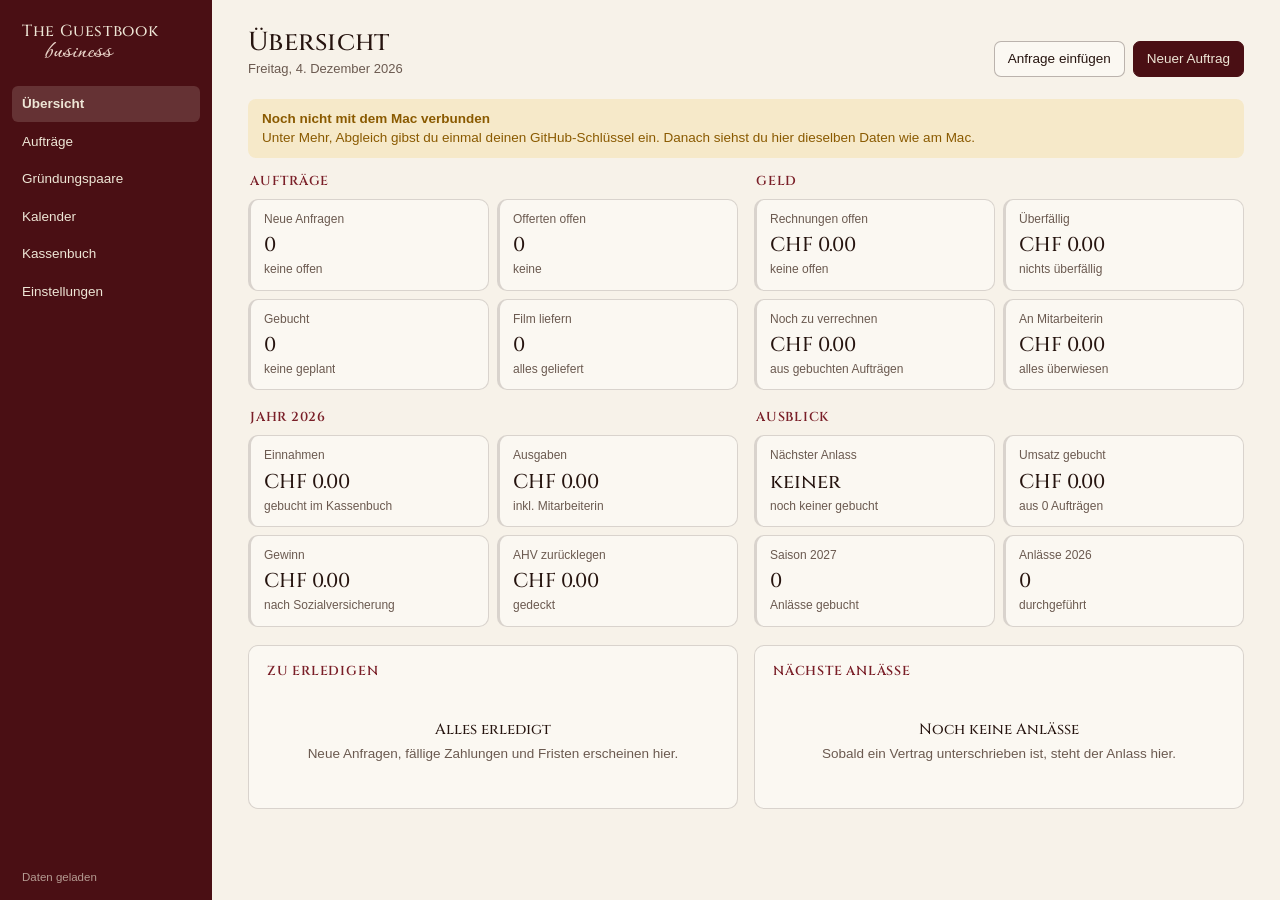
<file: business/index.html>
<!doctype html>
<html lang="de-CH">
<head>
<meta charset="utf-8">
<meta name="viewport" content="width=device-width, initial-scale=1, viewport-fit=cover">
<meta name="theme-color" content="#4A0F14">
<meta name="robots" content="noindex, nofollow">
<meta name="apple-mobile-web-app-capable" content="yes">
<meta name="mobile-web-app-capable" content="yes">
<meta name="apple-mobile-web-app-status-bar-style" content="black-translucent">
<meta name="apple-mobile-web-app-title" content="theguestbook">
<link rel="apple-touch-icon" href="img/icon-180.png">
<link rel="manifest" href="manifest.json">
<title>theguestbook business</title>
<link rel="stylesheet" href="fonts/schriften.css">
<link rel="stylesheet" href="css/app.css">
</head>
<body>
<nav class="leiste" aria-label="Hauptnavigation">
  <div class="marke"><span class="caps">The Guestbook</span><span class="skript">business</span></div>
  <div class="nav">
    <button data-ziel="start"><svg class="ico" viewBox="0 0 24 24" aria-hidden="true"><path d="M3 11l9-7 9 7v9a1 1 0 0 1-1 1h-5v-6h-6v6H4a1 1 0 0 1-1-1z"/></svg><span class="lang">Übersicht</span><span class="kurz">Start</span></button>
    <button data-ziel="auftraege"><svg class="ico" viewBox="0 0 24 24" aria-hidden="true"><rect x="3" y="4" width="5" height="16" rx="1"/><rect x="10" y="4" width="5" height="11" rx="1"/><rect x="17" y="4" width="4" height="7" rx="1"/></svg><span class="lang">Aufträge</span><span class="kurz">Aufträge</span> <span class="anzahl" hidden></span></button>
    <button data-ziel="gruenderpaare"><svg class="ico" viewBox="0 0 24 24" aria-hidden="true"><circle cx="9" cy="14" r="5"/><circle cx="15" cy="14" r="5"/><path d="M10 4l2 2 2-2"/></svg><span class="lang">Gründungspaare</span><span class="kurz">Paare</span> <span class="anzahl" hidden></span></button>
    <button data-ziel="kalender"><svg class="ico" viewBox="0 0 24 24" aria-hidden="true"><rect x="3" y="5" width="18" height="16" rx="2"/><path d="M3 10h18M8 3v4M16 3v4"/></svg><span class="lang">Kalender</span><span class="kurz">Kalender</span></button>
    <button data-ziel="kassenbuch"><svg class="ico" viewBox="0 0 24 24" aria-hidden="true"><path d="M4 4h12a2 2 0 0 1 2 2v14H6a2 2 0 0 1-2-2z"/><path d="M8 9h6M8 13h6M18 8h2v12h-2"/></svg><span class="lang">Kassenbuch</span><span class="kurz">Kasse</span></button>
    <button data-ziel="einstellungen"><svg class="ico" viewBox="0 0 24 24" aria-hidden="true"><circle cx="12" cy="12" r="3"/><path d="M12 2v3M12 19v3M2 12h3M19 12h3M4.9 4.9l2.1 2.1M17 17l2.1 2.1M4.9 19.1L7 17M17 7l2.1-2.1"/></svg><span class="lang">Einstellungen</span><span class="kurz">Mehr</span></button>
  </div>
  <div class="unten">
    <span id="speicherstand" aria-live="polite">Lädt</span>
    <button id="ordner" type="button">Datenordner zeigen</button>
  </div>
</nav>
<main></main>
<script src="vendor/qrcode.js"></script>
<script src="js/bruecke.js"></script>
<script src="js/modell.js"></script>
<script src="js/qrrechnung.js"></script>
<script src="js/dokumente.js"></script>
<script src="js/pdfweb.js"></script>
<script src="js/sync.js"></script>
<script src="js/app.js"></script>
<script src="js/ansichten.js"></script>
<script src="js/ansichten2.js"></script>
<script src="js/ansichten3.js"></script>
</body>
</html>
</file>
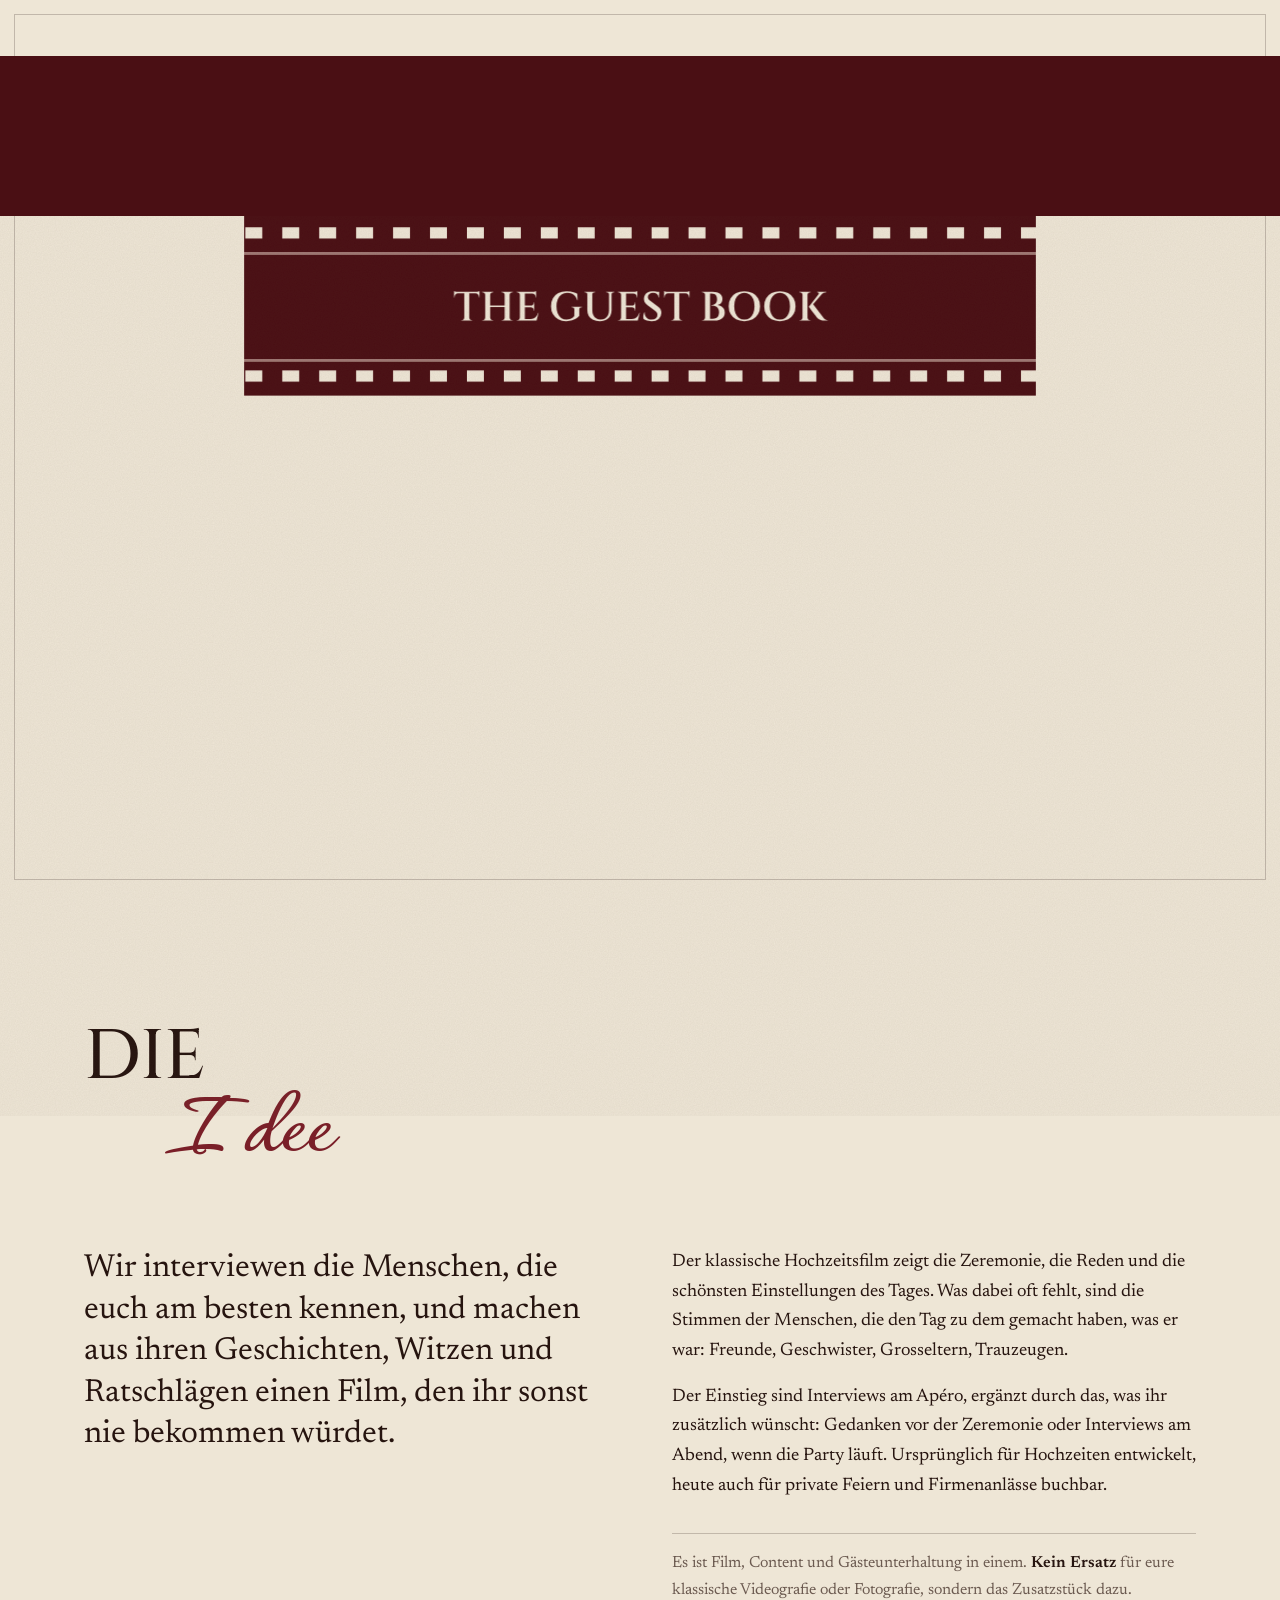
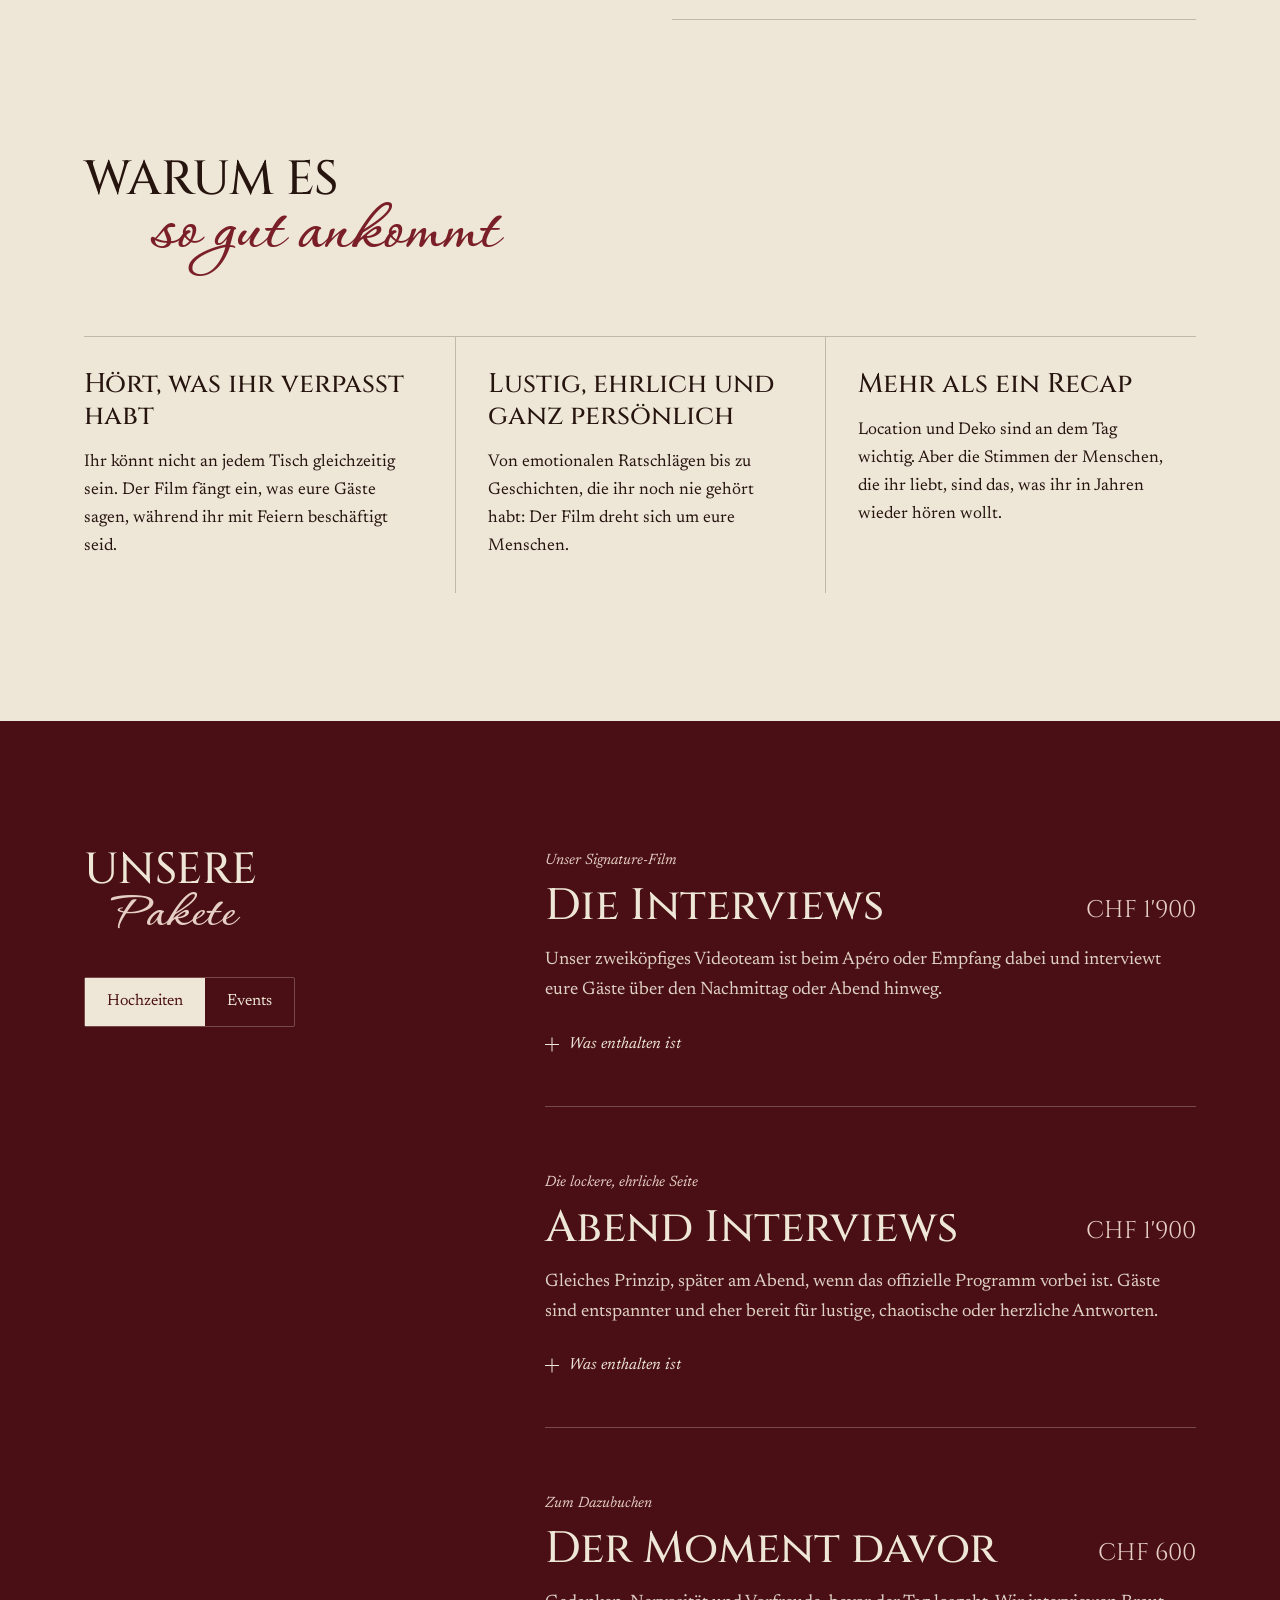
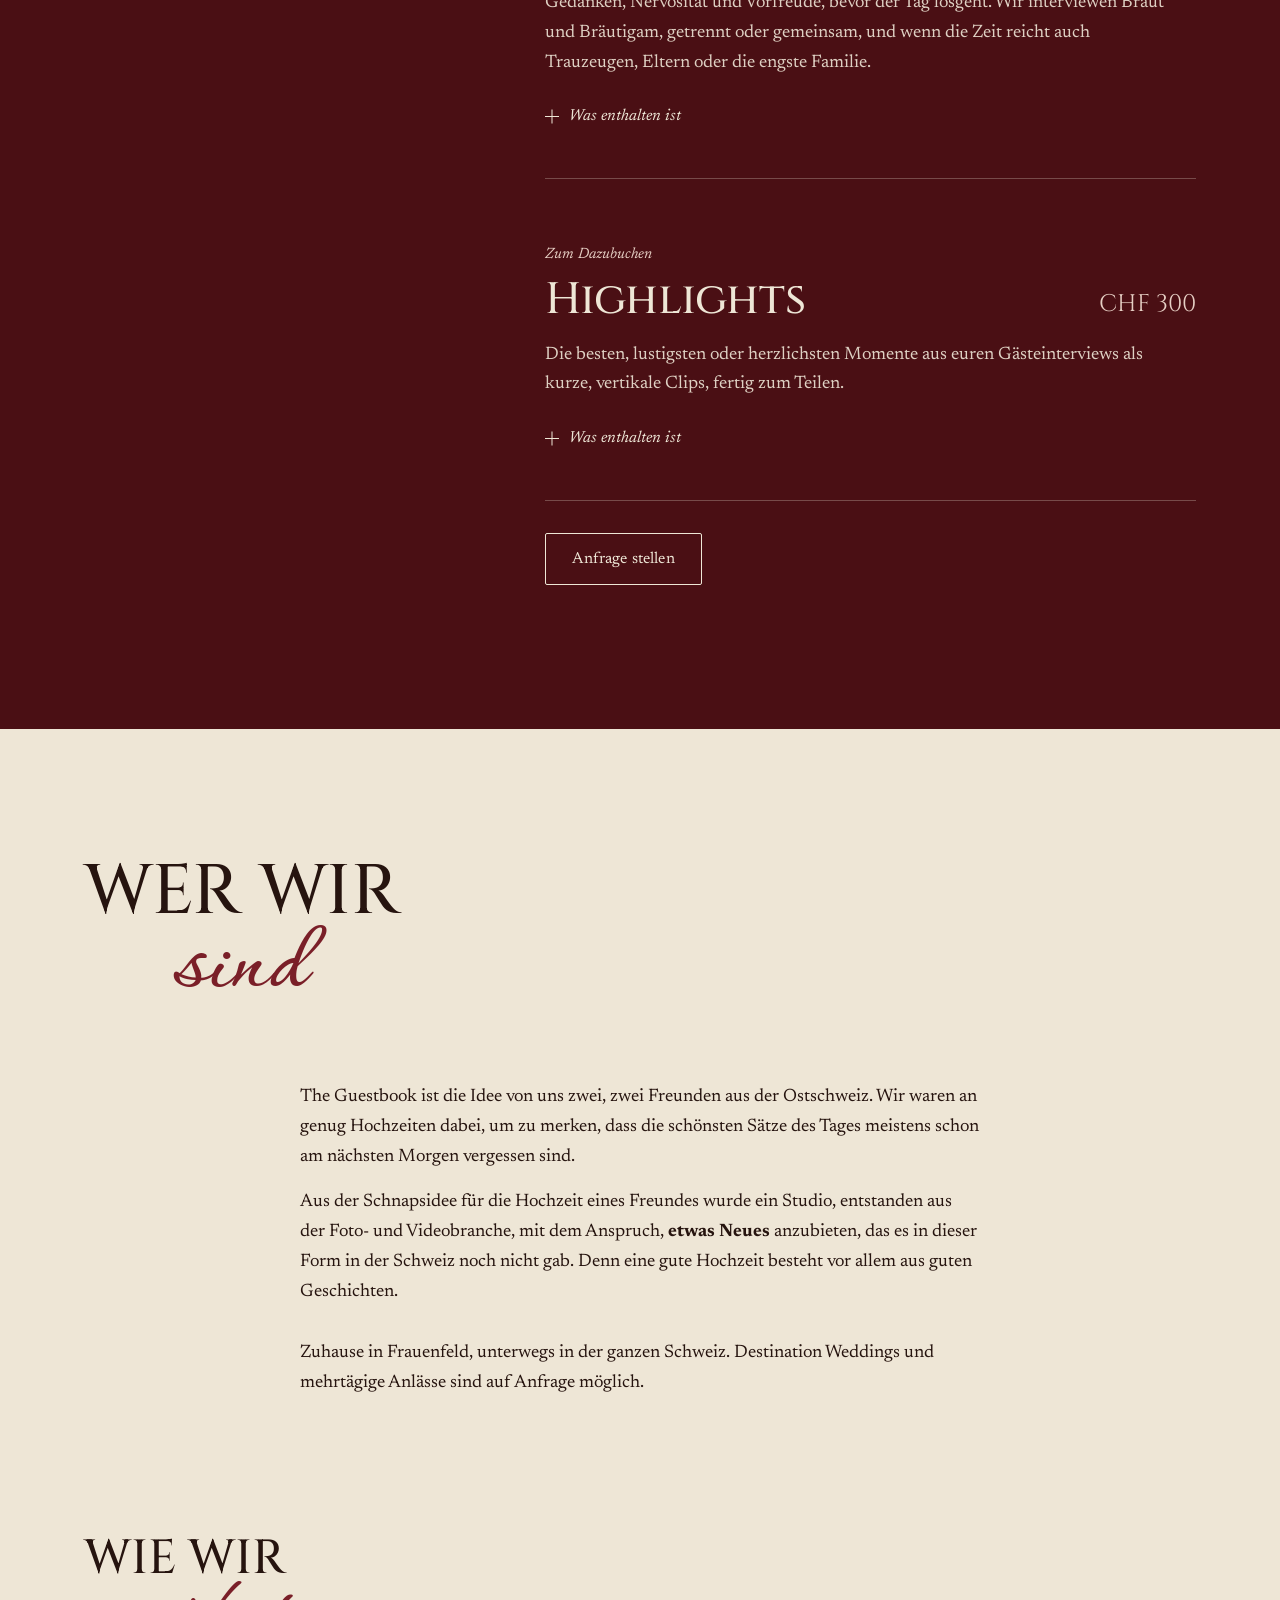
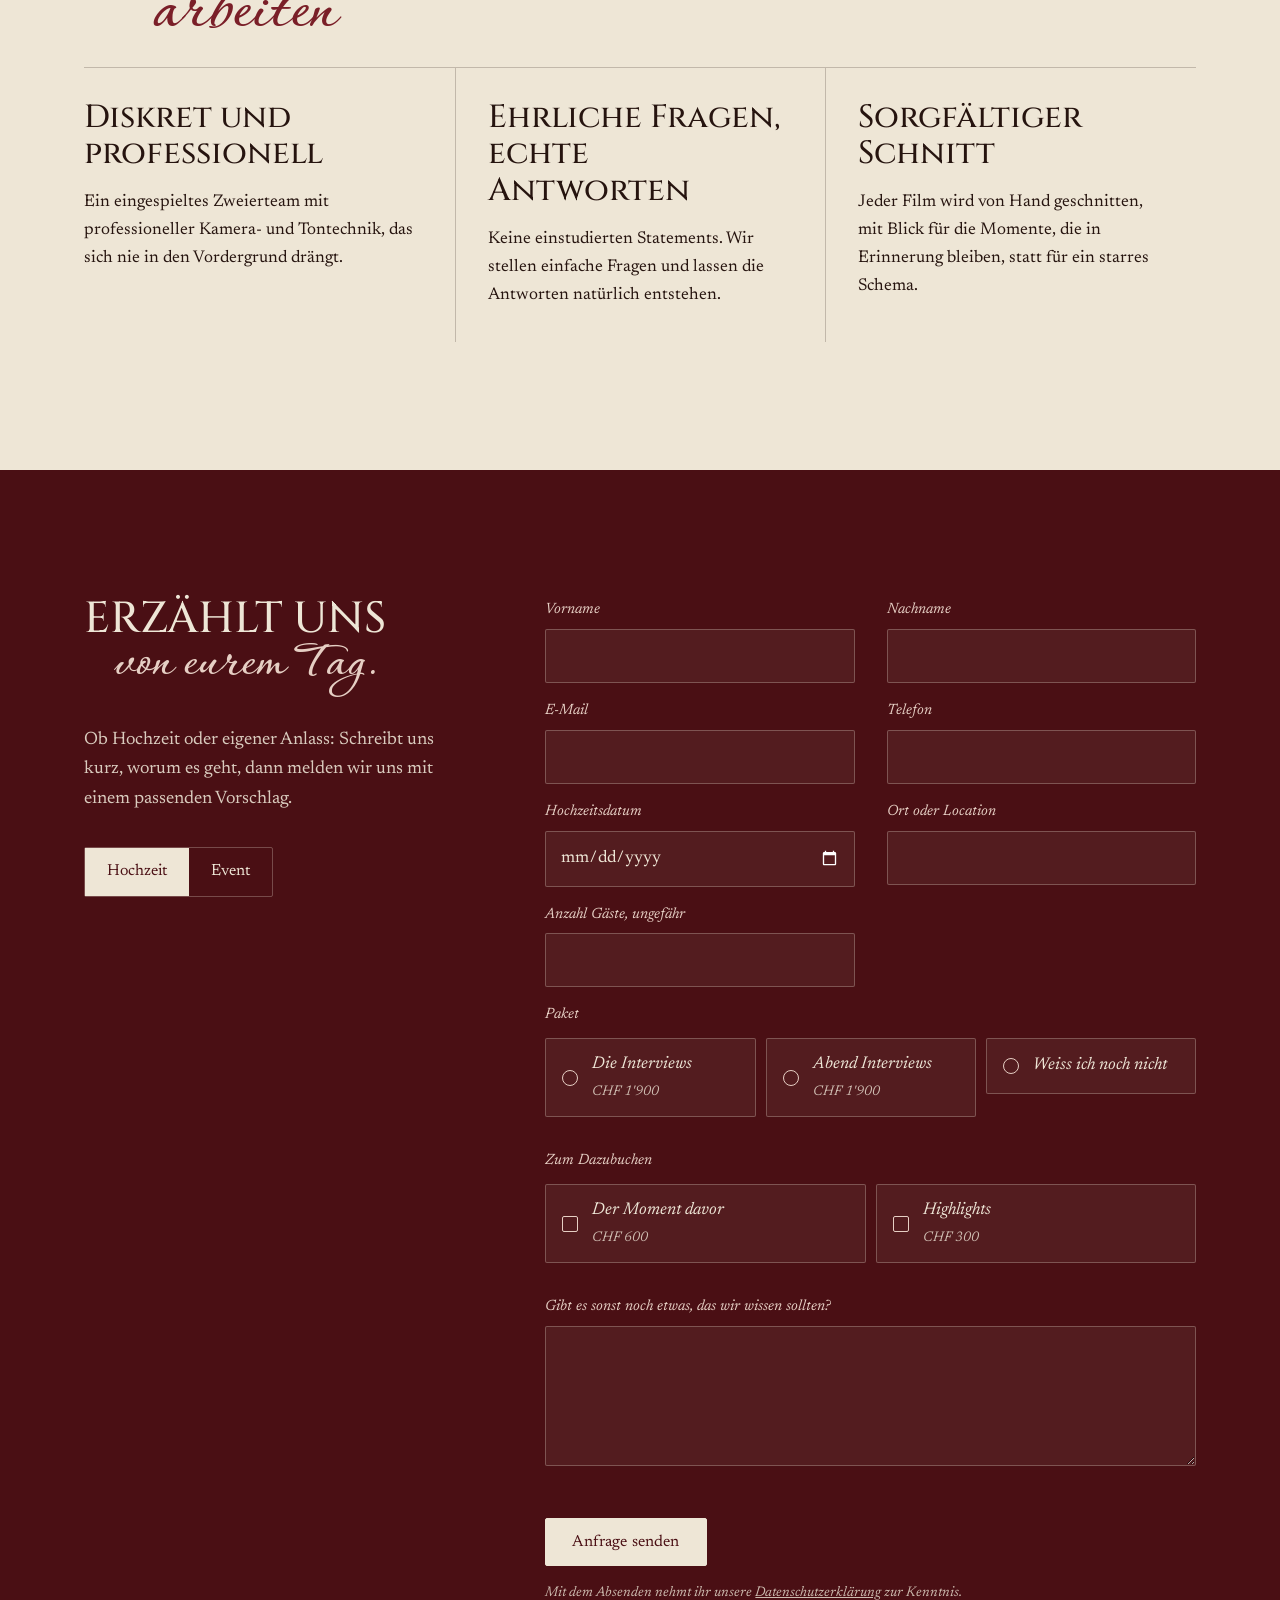
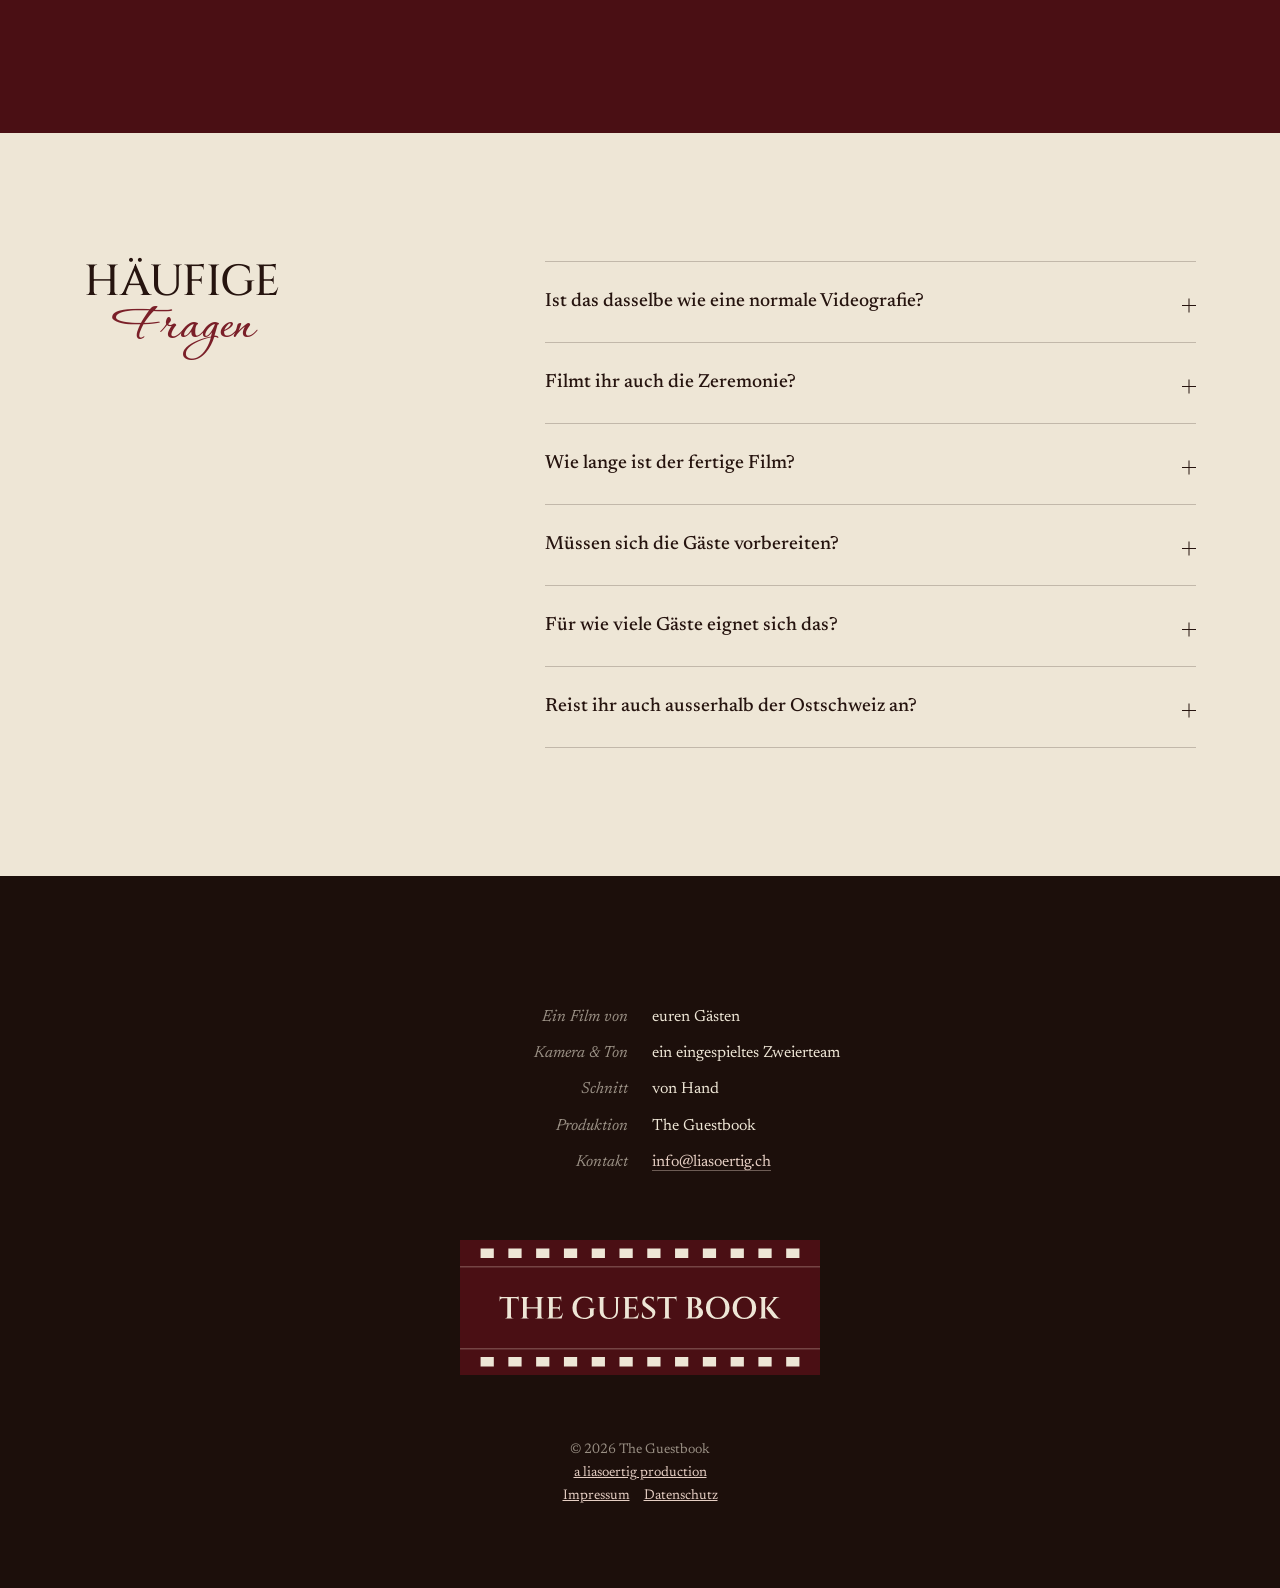
<file: about.html>
<!doctype html>
<html lang="de-CH"><head><meta charset="utf-8">
<title>The Guestbook</title>
<meta http-equiv="refresh" content="0; url=index.html#ueber-uns">
<link rel="canonical" href="https://theguestbook.ch/#ueber-uns">
</head><body><p><a href="index.html#ueber-uns">Weiter zu The Guestbook</a></p></body></html>
</file>
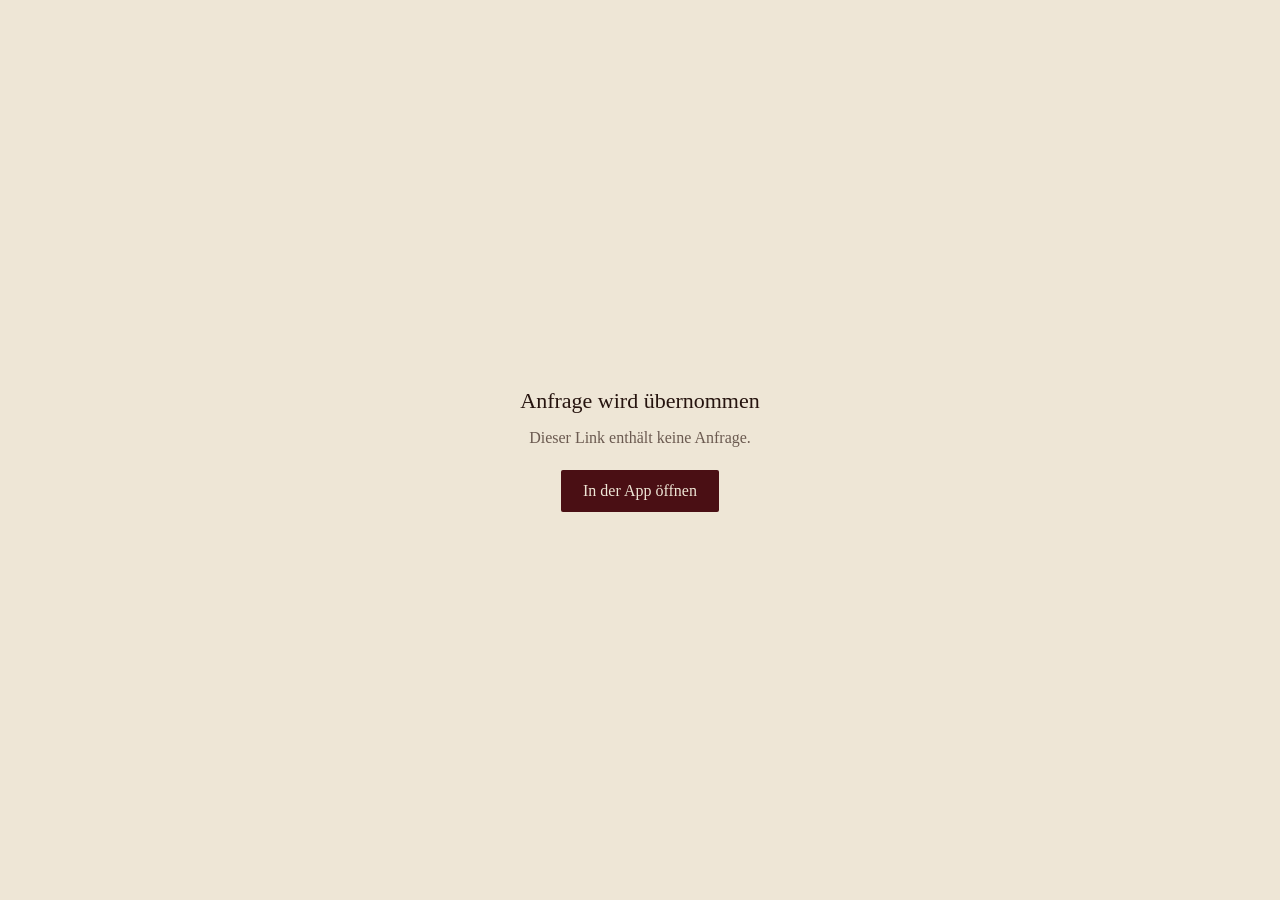
<file: app-uebernehmen.html>
<!doctype html>
<html lang="de-CH">
<head>
<meta charset="utf-8">
<meta name="viewport" content="width=device-width, initial-scale=1">
<meta name="robots" content="noindex, nofollow">
<title>In theguestbook business übernehmen</title>
<style>
:root{--bordeaux:#4A0F14;--papier:#EEE6D6;--tinte:#26140F;--muted:#6B5A50}
body{margin:0;min-height:100vh;display:grid;place-items:center;background:var(--papier);color:var(--tinte);font-family:Georgia,serif;padding:24px;box-sizing:border-box}
main{max-width:420px;text-align:center}
h1{font-weight:400;font-size:22px;margin:0 0 12px}
p{color:var(--muted);line-height:1.5;margin:0 0 20px}
a.knopf{display:inline-block;padding:12px 22px;background:var(--bordeaux);color:var(--papier);text-decoration:none;border-radius:2px}
</style>
</head>
<body>
<main>
  <h1>Anfrage wird übernommen</h1>
  <p id="info">theguestbook business öffnet sich und legt Kunde und Auftrag an.</p>
  <a class="knopf" id="knopf" href="#">In der App öffnen</a>
</main>
<script>
// Die Daten stehen nur im Teil nach # und werden nie an den Server geschickt.
(function () {
  var daten = location.hash.slice(1);
  var knopf = document.getElementById('knopf');
  if (!daten) {
    document.getElementById('info').textContent = 'Dieser Link enthält keine Anfrage.';
    knopf.hidden = true;
    return;
  }
  var ziel = 'theguestbook-business://anfrage#' + daten;
  knopf.href = ziel;
  location.href = ziel;
})();
</script>
</body>
</html>
</file>
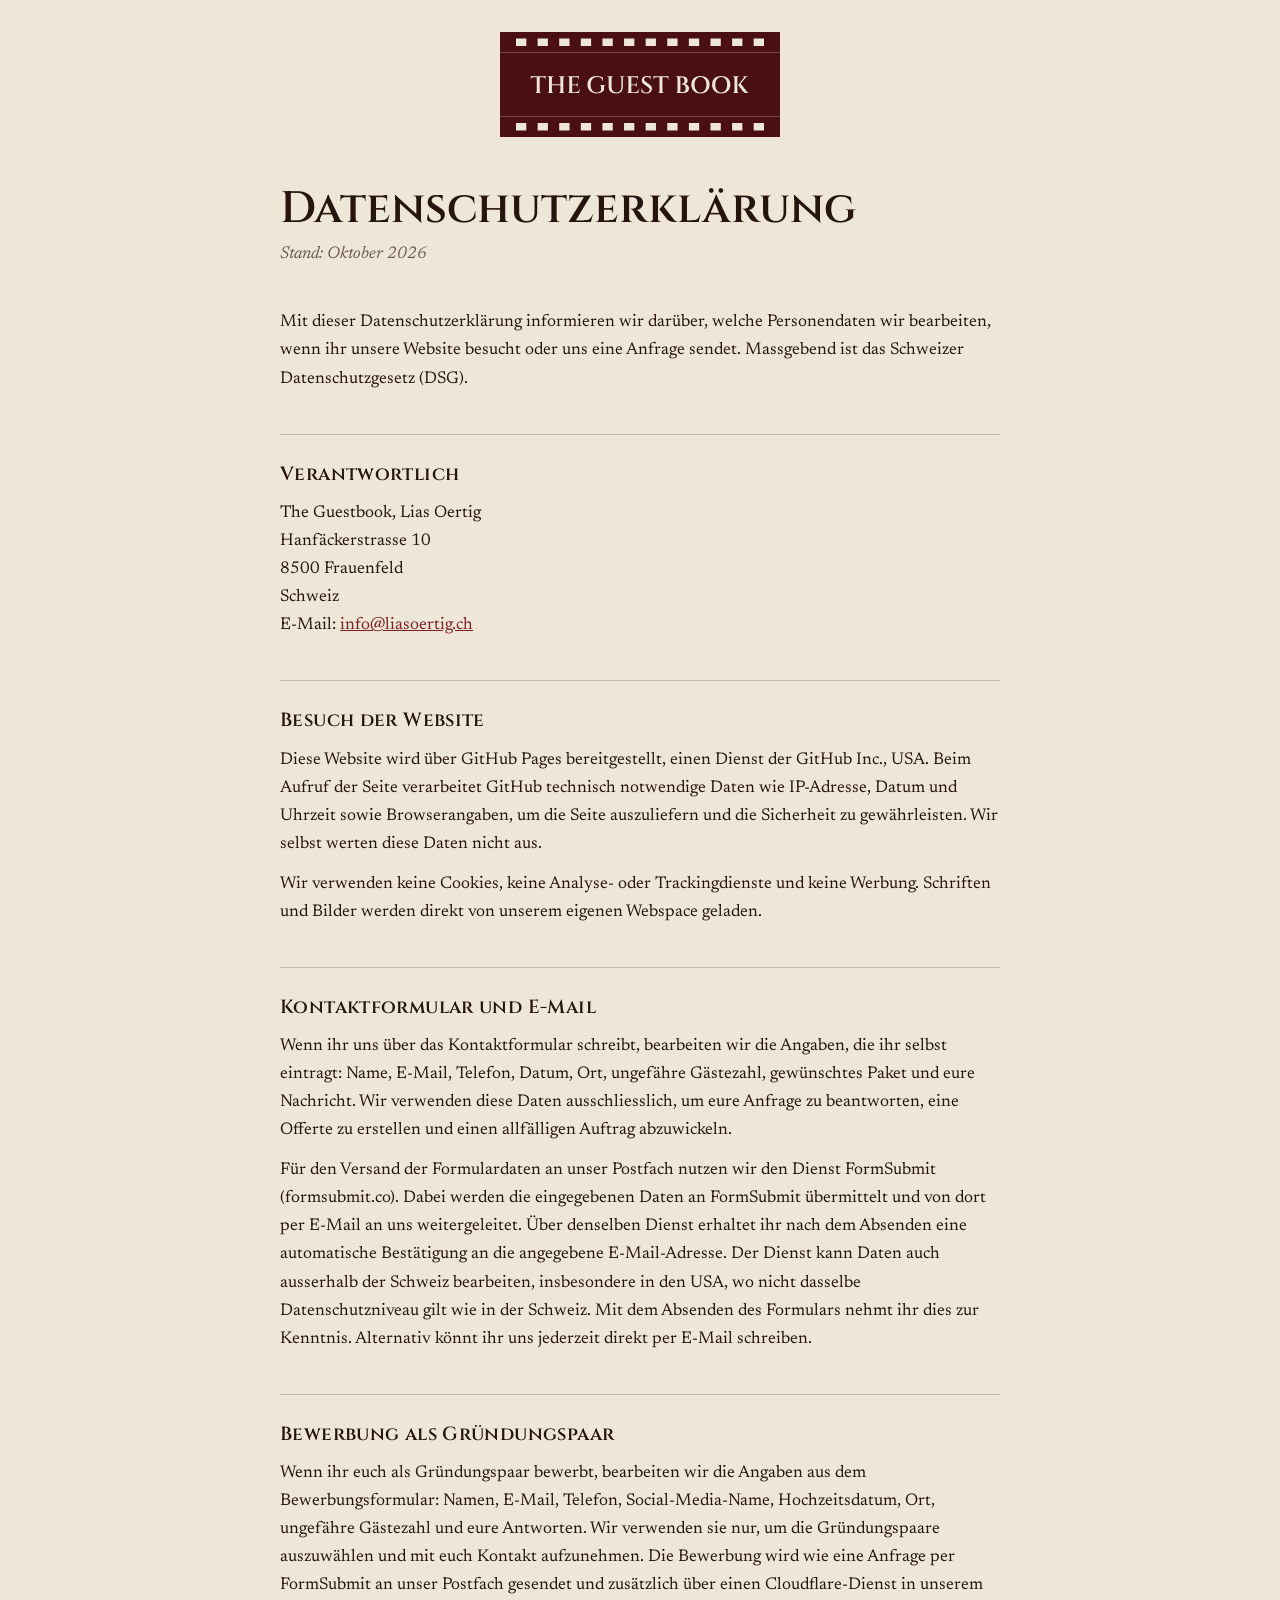
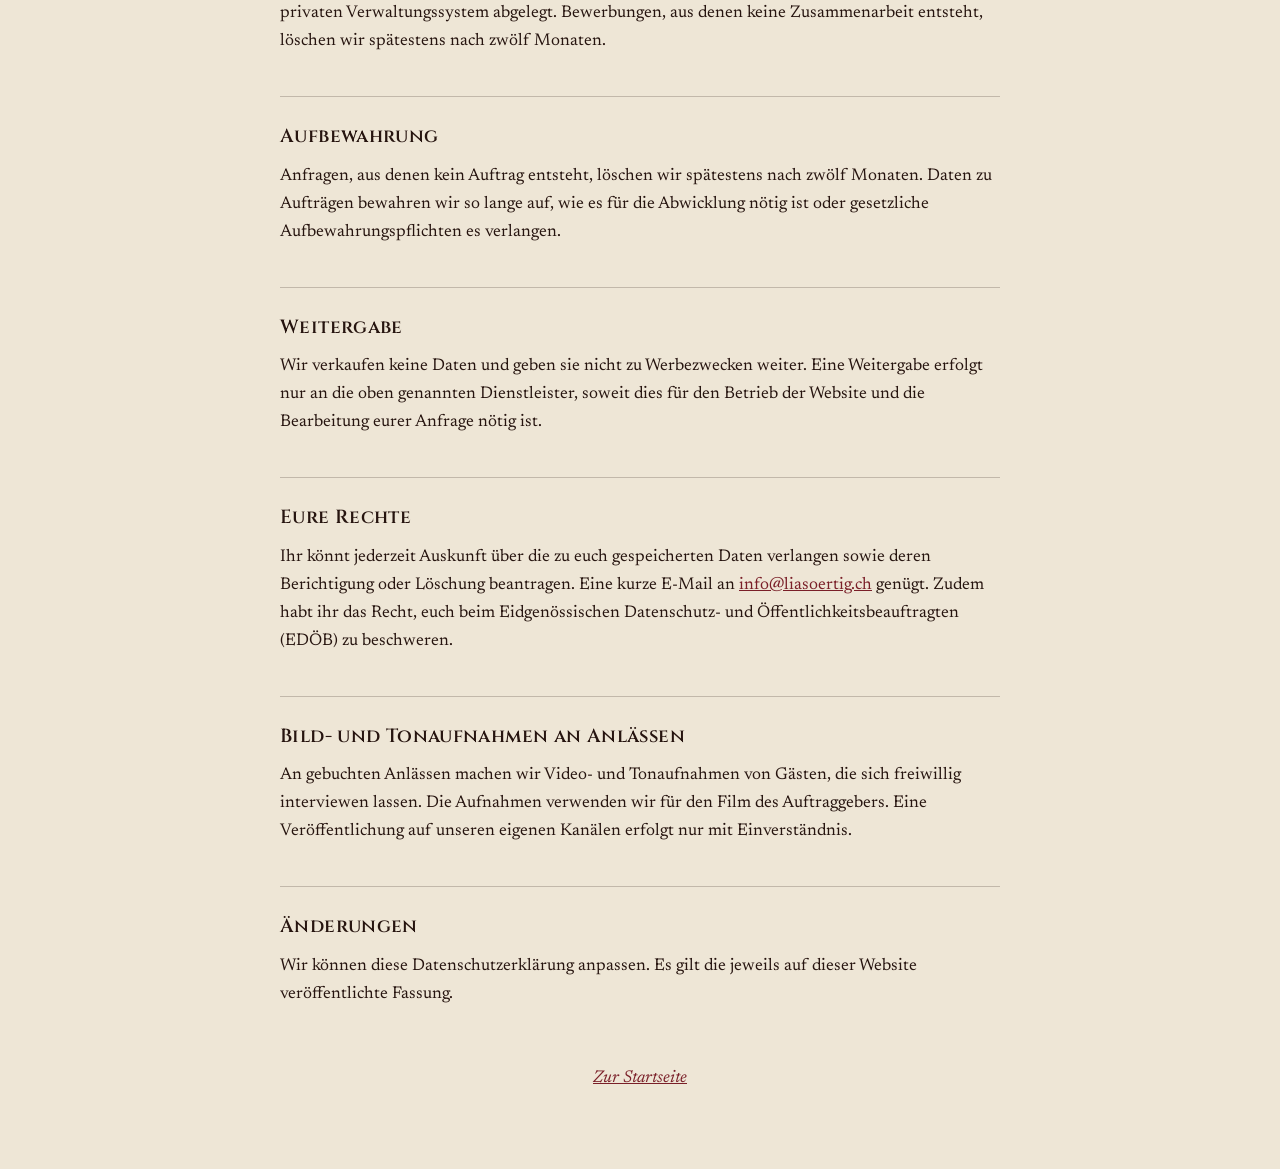
<file: datenschutz.html>
<!doctype html>
<html lang="de-CH">
<head>
<meta charset="utf-8">
<meta name="viewport" content="width=device-width, initial-scale=1, viewport-fit=cover">
<title>Datenschutz | The Guestbook</title>
<meta name="robots" content="noindex">
<link rel="icon" href="/favicon.svg" type="image/svg+xml">
<link rel="icon" href="/favicon-32.png" type="image/png" sizes="32x32">
<link rel="apple-touch-icon" href="/apple-touch-icon.png">
<link rel="manifest" href="/site.webmanifest">
<meta name="theme-color" content="#4A0F14">
<style>
@font-face{font-family:"Cinzel";src:url("/fonts/cinzel.woff2") format("woff2");font-weight:400 900;font-display:swap}
@font-face{font-family:"Newsreader";src:url("/fonts/newsreader.woff2") format("woff2");font-weight:300 700;font-style:normal;font-display:swap}
@font-face{font-family:"Newsreader";src:url("/fonts/newsreader-italic.woff2") format("woff2");font-weight:300 700;font-style:italic;font-display:swap}
:root{--bordeaux:#4A0F14;--wein:#7A1F28;--papier:#EEE6D6;--tinte:#26140F;--muted:#6B5A50;--hairline:rgba(38,20,15,.22)}
*{box-sizing:border-box}
html{background:var(--papier)}
body{margin:0;color:var(--tinte);font-family:"Newsreader",Georgia,serif;font-size:17px;line-height:1.65;padding:calc(env(safe-area-inset-top,0px) + 32px) clamp(24px,5vw,64px) calc(env(safe-area-inset-bottom,0px) + 64px)}
main{max-width:720px;margin:0 auto}
.zurueck{display:block;width:min(70vw,280px);margin:0 auto 48px}
.zurueck img{width:100%;height:auto;display:block}
h1{font-family:"Cinzel","Trajan Pro",Georgia,serif;font-weight:600;font-size:clamp(28px,6vw,44px);line-height:1.1;margin:0 0 8px}
.stand{font-style:italic;color:var(--muted);margin:0 0 40px}
h2{font-family:"Cinzel","Trajan Pro",Georgia,serif;font-weight:600;font-size:19px;letter-spacing:.02em;margin:40px 0 10px;padding-top:24px;border-top:1px solid var(--hairline)}
p,li{margin:0 0 12px}
ul{padding-left:20px}
a{color:var(--wein)}
.platzhalter{background:#F3D9D3;padding:0 4px;border-radius:2px}
.fuss{margin-top:56px;text-align:center;font-style:italic;color:var(--muted)}
</style>
</head>
<body>
<main>
<a class="zurueck" href="/" aria-label="Zur Startseite"><img src="/logo-filmstreifen.svg" alt="The Guestbook"></a>
<h1>Datenschutz&shy;erklärung</h1>
<p class="stand">Stand: Oktober 2026</p>
<p>Mit dieser Datenschutzerklärung informieren wir darüber, welche Personendaten wir bearbeiten, wenn ihr unsere Website besucht oder uns eine Anfrage sendet. Massgebend ist das Schweizer Datenschutzgesetz (DSG).</p>
<h2>Verantwortlich</h2>
<p>The Guestbook, Lias Oertig<br>Hanfäckerstrasse 10<br>8500 Frauenfeld<br>Schweiz<br>E-Mail: <a href="mailto:info@liasoertig.ch">info@liasoertig.ch</a></p>
<h2>Besuch der Website</h2>
<p>Diese Website wird über GitHub Pages bereitgestellt, einen Dienst der GitHub Inc., USA. Beim Aufruf der Seite verarbeitet GitHub technisch notwendige Daten wie IP-Adresse, Datum und Uhrzeit sowie Browserangaben, um die Seite auszuliefern und die Sicherheit zu gewährleisten. Wir selbst werten diese Daten nicht aus.</p>
<p>Wir verwenden keine Cookies, keine Analyse- oder Trackingdienste und keine Werbung. Schriften und Bilder werden direkt von unserem eigenen Webspace geladen.</p>
<h2>Kontaktformular und E-Mail</h2>
<p>Wenn ihr uns über das Kontaktformular schreibt, bearbeiten wir die Angaben, die ihr selbst eintragt: Name, E-Mail, Telefon, Datum, Ort, ungefähre Gästezahl, gewünschtes Paket und eure Nachricht. Wir verwenden diese Daten ausschliesslich, um eure Anfrage zu beantworten, eine Offerte zu erstellen und einen allfälligen Auftrag abzuwickeln.</p>
<p>Für den Versand der Formulardaten an unser Postfach nutzen wir den Dienst FormSubmit (formsubmit.co). Dabei werden die eingegebenen Daten an FormSubmit übermittelt und von dort per E-Mail an uns weitergeleitet. Über denselben Dienst erhaltet ihr nach dem Absenden eine automatische Bestätigung an die angegebene E-Mail-Adresse. Der Dienst kann Daten auch ausserhalb der Schweiz bearbeiten, insbesondere in den USA, wo nicht dasselbe Datenschutzniveau gilt wie in der Schweiz. Mit dem Absenden des Formulars nehmt ihr dies zur Kenntnis. Alternativ könnt ihr uns jederzeit direkt per E-Mail schreiben.</p>
<h2>Bewerbung als Gründungspaar</h2>
<p>Wenn ihr euch als Gründungspaar bewerbt, bearbeiten wir die Angaben aus dem Bewerbungsformular: Namen, E-Mail, Telefon, Social-Media-Name, Hochzeitsdatum, Ort, ungefähre Gästezahl und eure Antworten. Wir verwenden sie nur, um die Gründungspaare auszuwählen und mit euch Kontakt aufzunehmen. Die Bewerbung wird wie eine Anfrage per FormSubmit an unser Postfach gesendet und zusätzlich über einen Cloudflare-Dienst in unserem privaten Verwaltungssystem abgelegt. Bewerbungen, aus denen keine Zusammenarbeit entsteht, löschen wir spätestens nach zwölf Monaten.</p>
<h2>Aufbewahrung</h2>
<p>Anfragen, aus denen kein Auftrag entsteht, löschen wir spätestens nach zwölf Monaten. Daten zu Aufträgen bewahren wir so lange auf, wie es für die Abwicklung nötig ist oder gesetzliche Aufbewahrungspflichten es verlangen.</p>
<h2>Weitergabe</h2>
<p>Wir verkaufen keine Daten und geben sie nicht zu Werbezwecken weiter. Eine Weitergabe erfolgt nur an die oben genannten Dienstleister, soweit dies für den Betrieb der Website und die Bearbeitung eurer Anfrage nötig ist.</p>
<h2>Eure Rechte</h2>
<p>Ihr könnt jederzeit Auskunft über die zu euch gespeicherten Daten verlangen sowie deren Berichtigung oder Löschung beantragen. Eine kurze E-Mail an <a href="mailto:info@liasoertig.ch">info@liasoertig.ch</a> genügt. Zudem habt ihr das Recht, euch beim Eidgenössischen Datenschutz- und Öffentlichkeitsbeauftragten (EDÖB) zu beschweren.</p>
<h2>Bild- und Tonaufnahmen an Anlässen</h2>
<p>An gebuchten Anlässen machen wir Video- und Tonaufnahmen von Gästen, die sich freiwillig interviewen lassen. Die Aufnahmen verwenden wir für den Film des Auftraggebers. Eine Veröffentlichung auf unseren eigenen Kanälen erfolgt nur mit Einverständnis.</p>
<h2>Änderungen</h2>
<p>Wir können diese Datenschutzerklärung anpassen. Es gilt die jeweils auf dieser Website veröffentlichte Fassung.</p>
<p class="fuss"><a href="/">Zur Startseite</a></p>
</main>
</body>
</html>
</file>
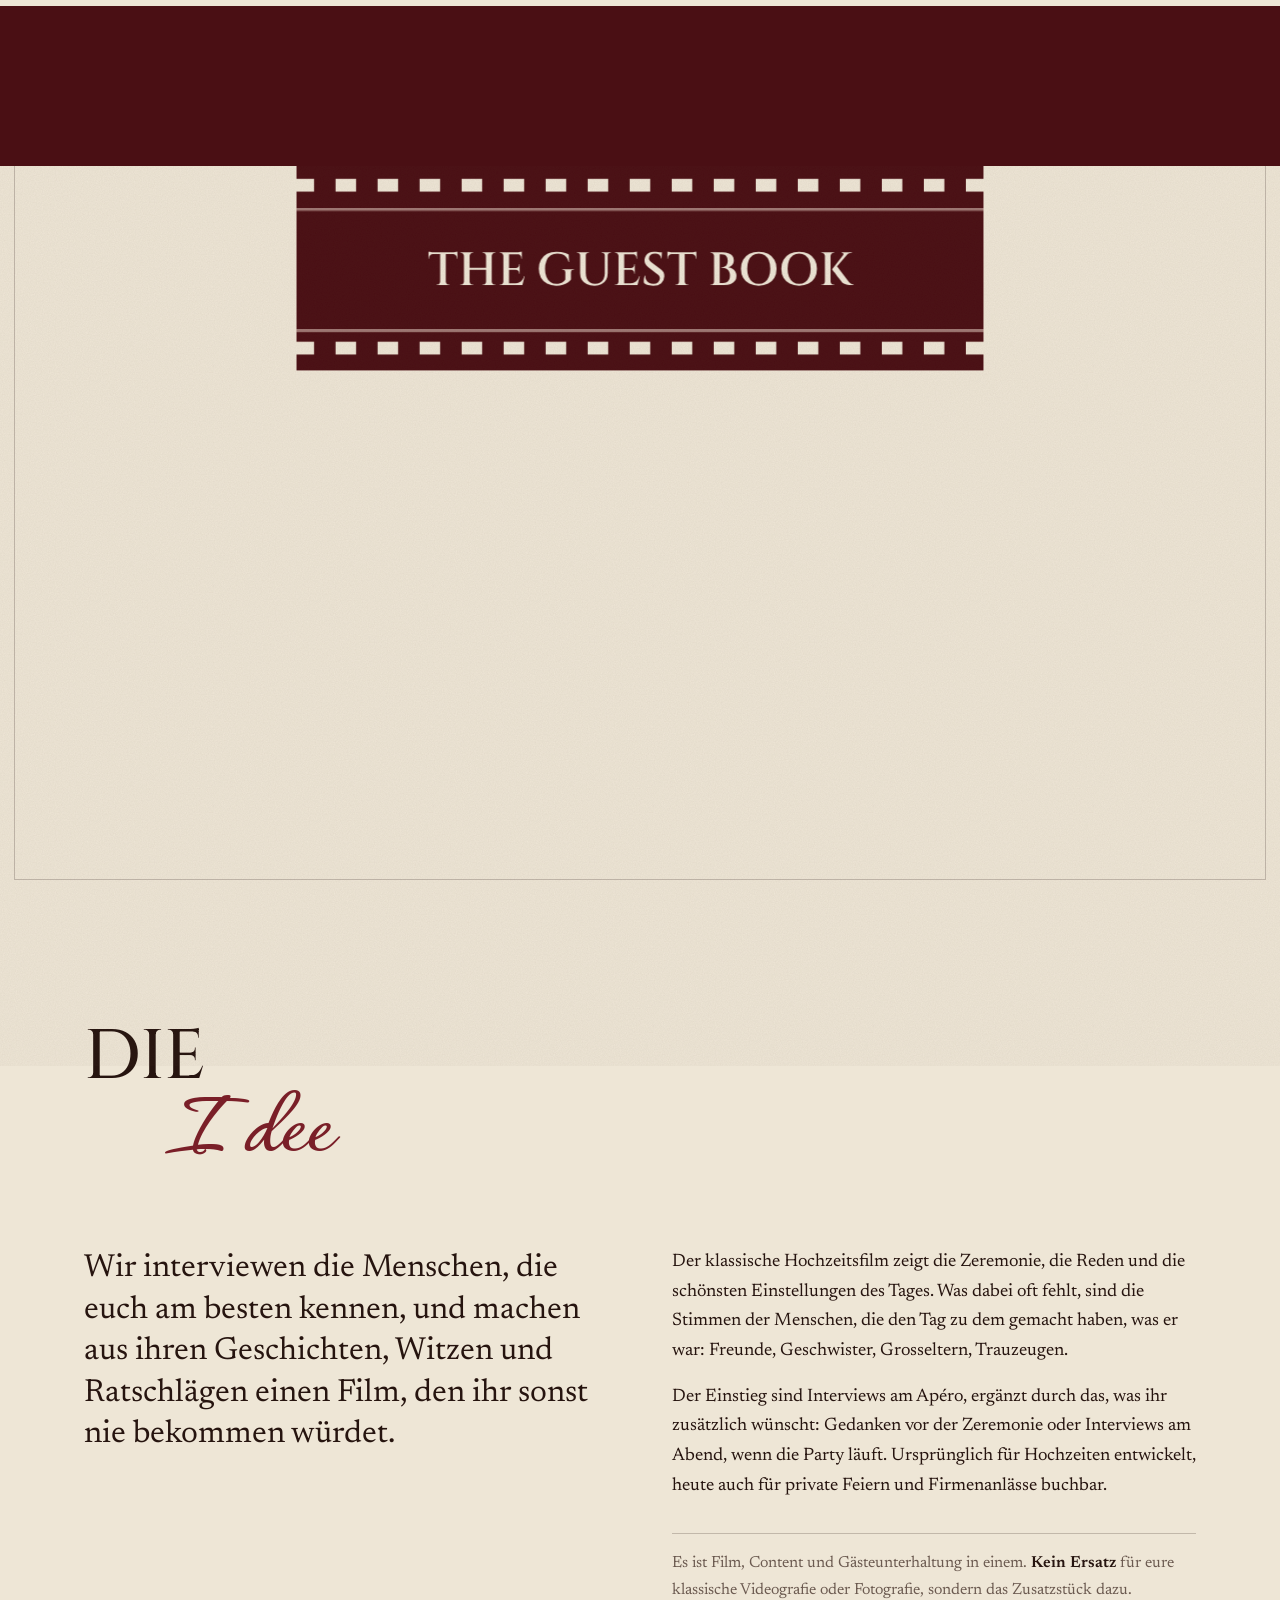
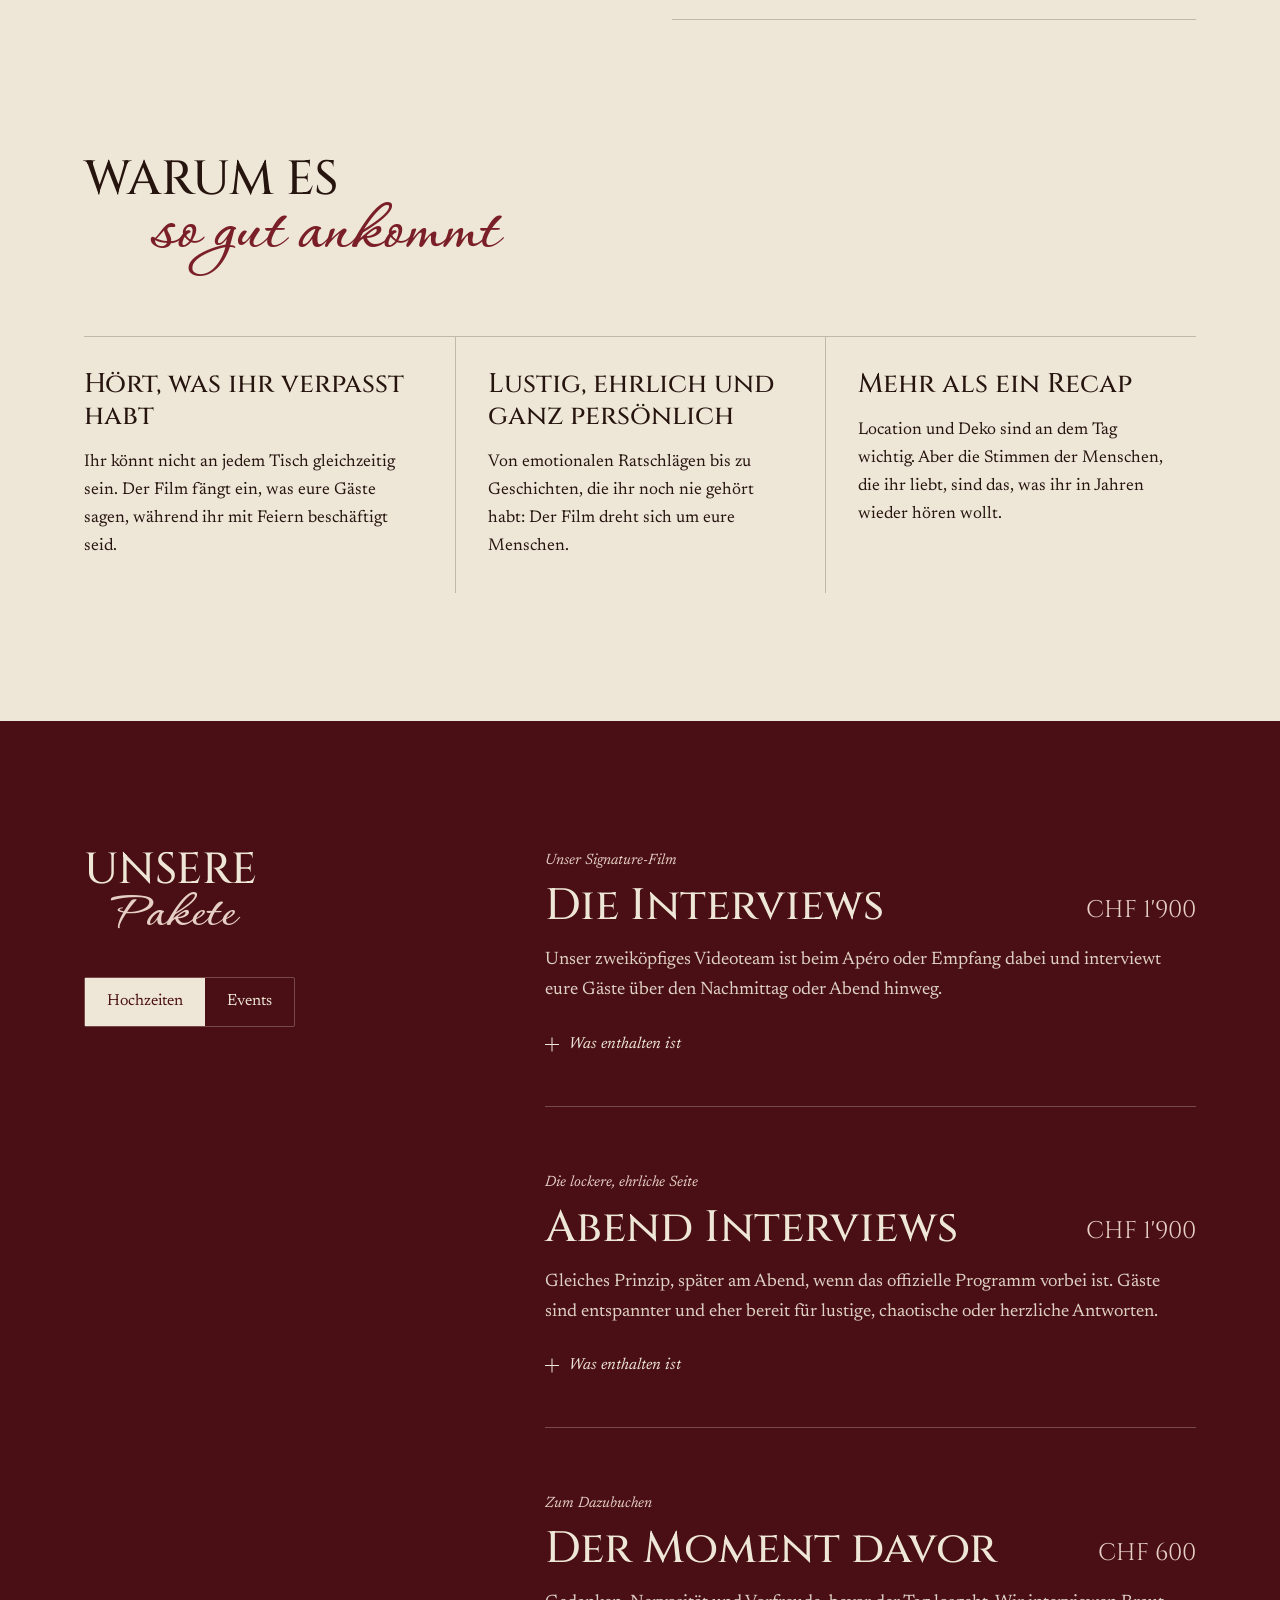
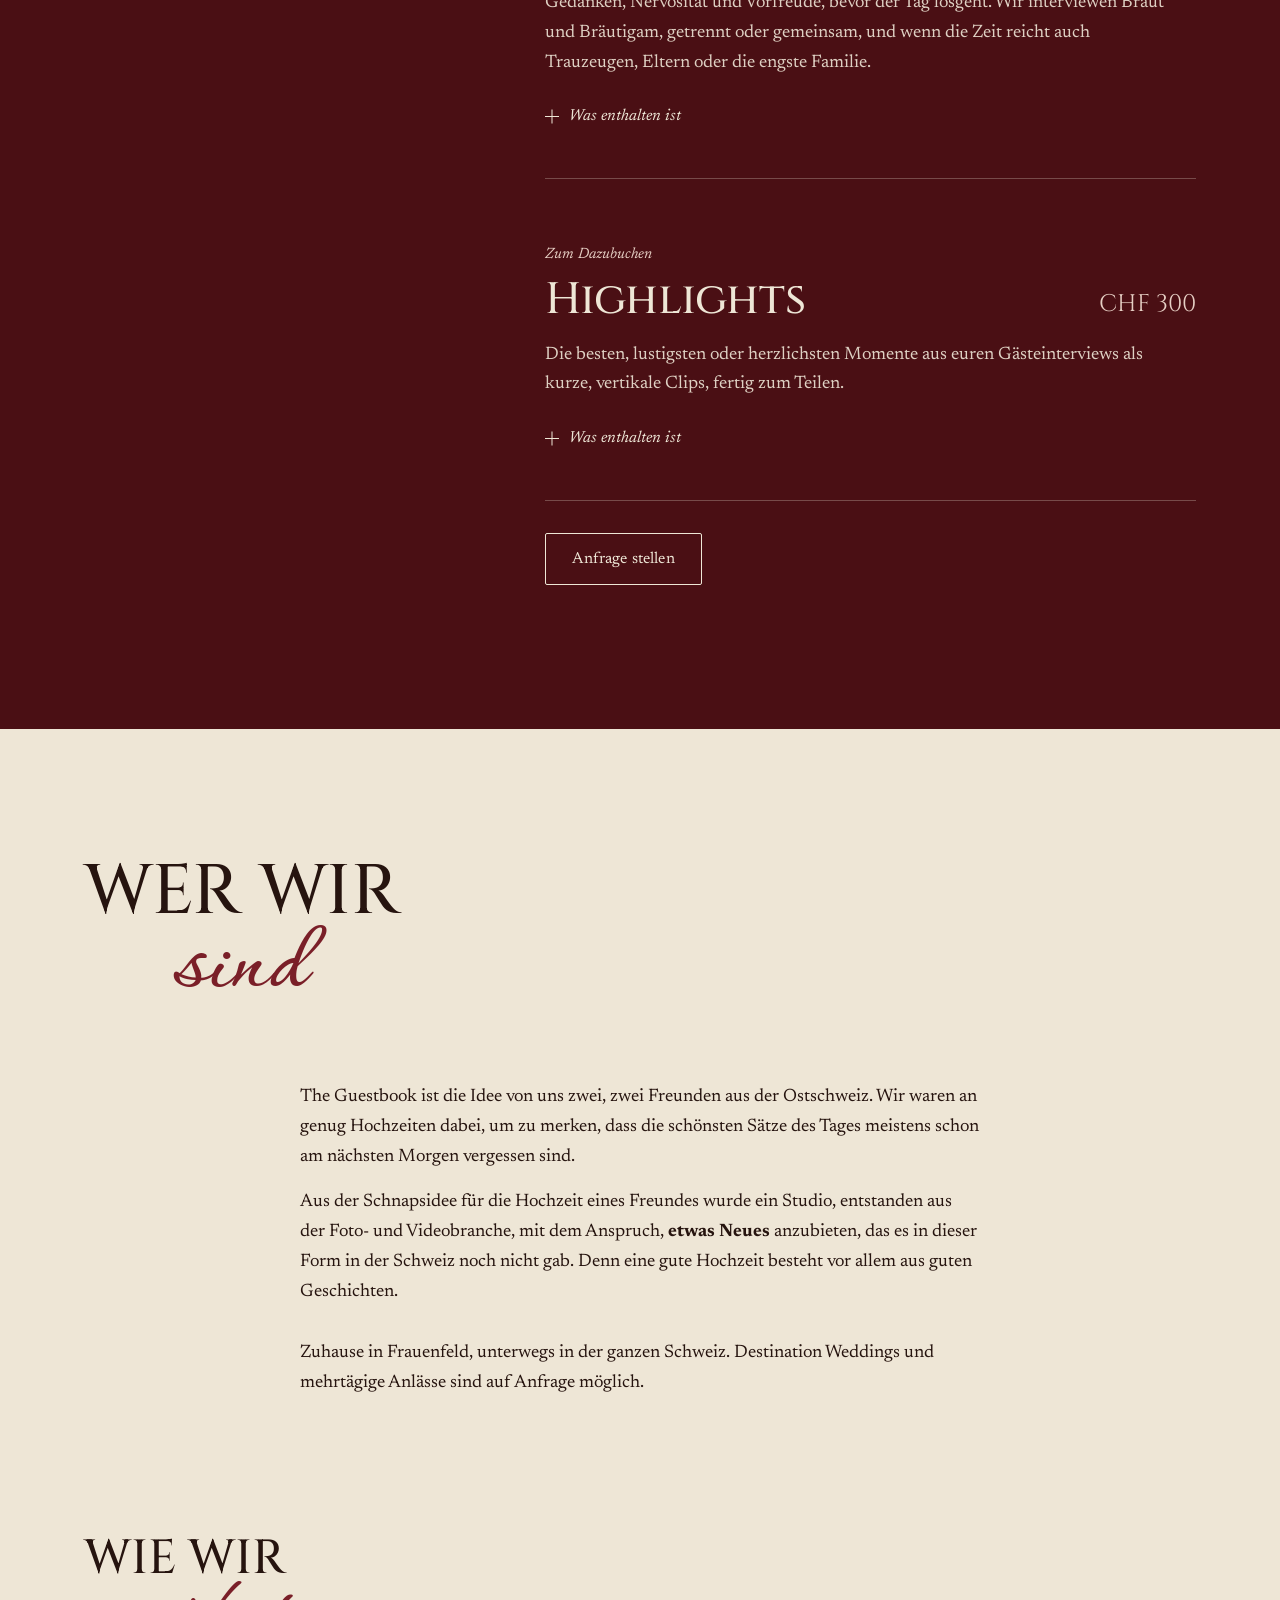
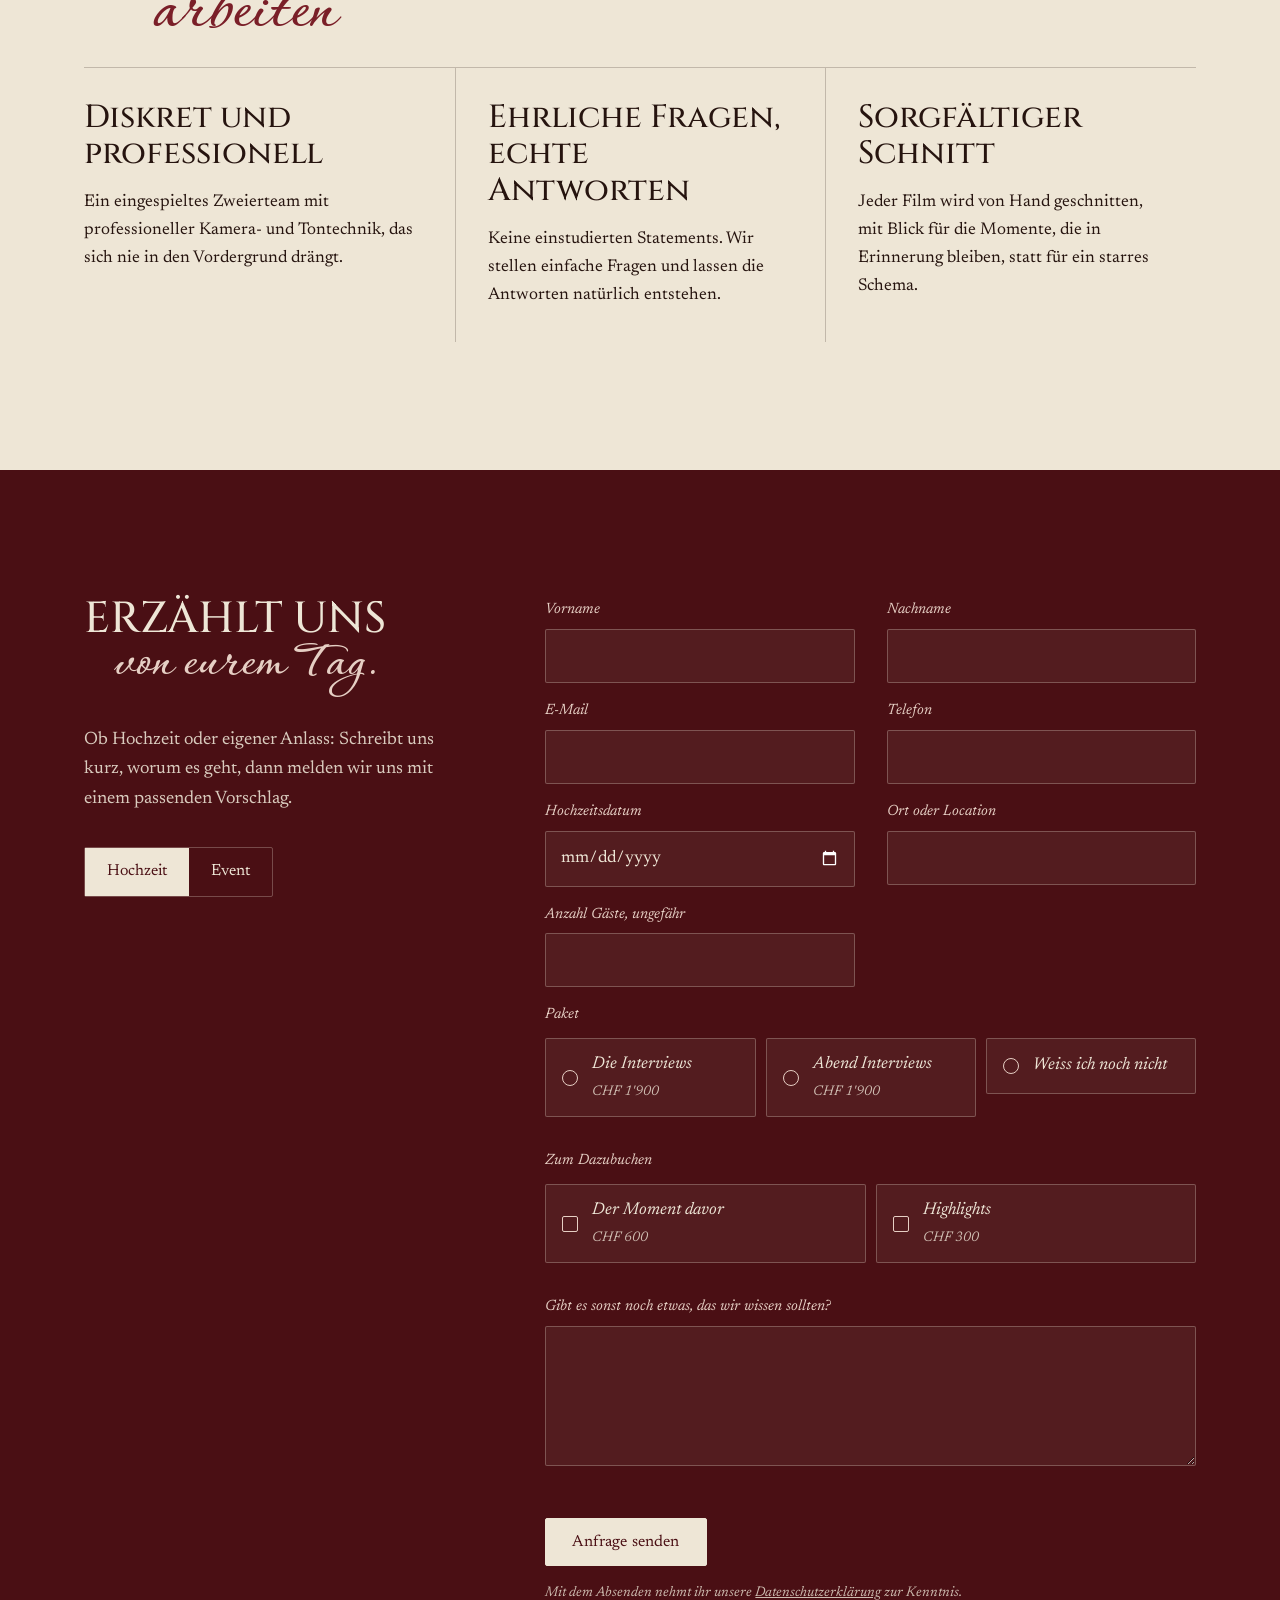
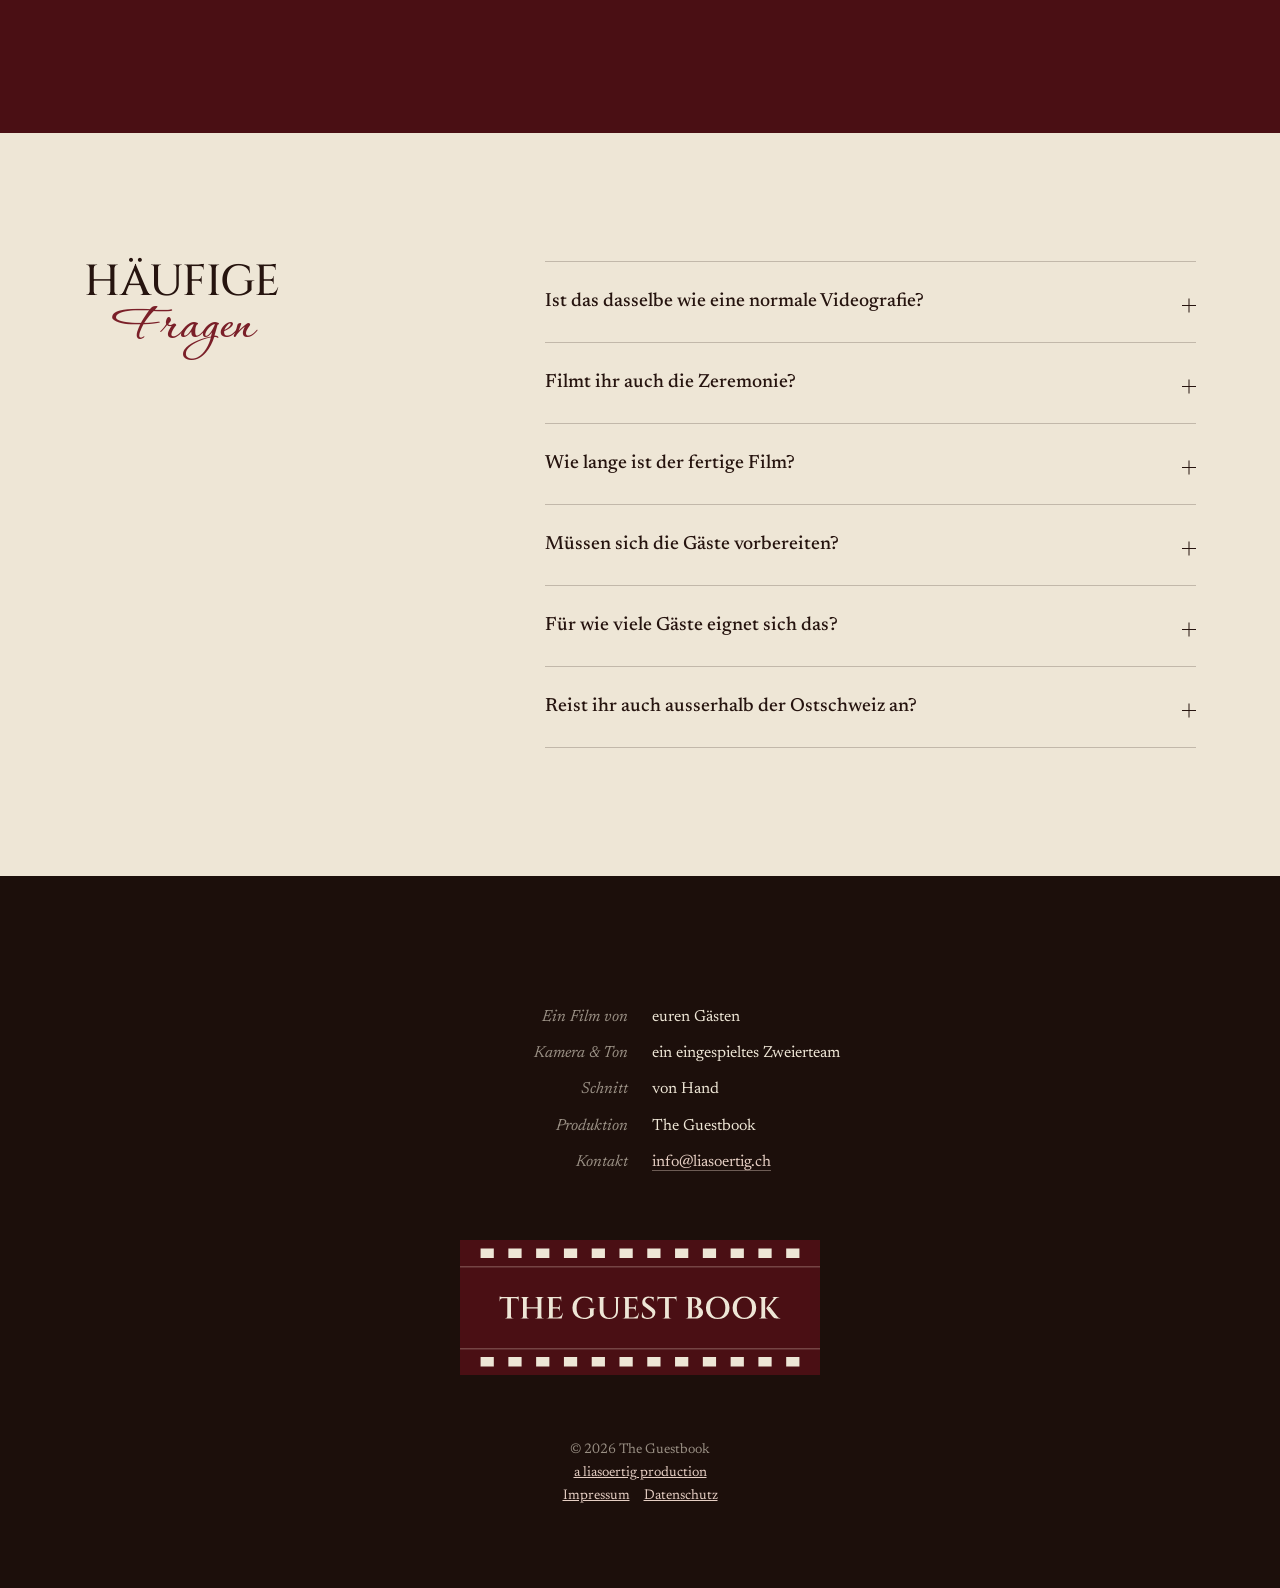
<file: events.html>
<!doctype html>
<html lang="de-CH"><head><meta charset="utf-8">
<title>The Guestbook</title>
<meta http-equiv="refresh" content="0; url=index.html#pakete">
<link rel="canonical" href="https://theguestbook.ch/#pakete">
</head><body><p><a href="index.html#pakete">Weiter zu The Guestbook</a></p></body></html>
</file>
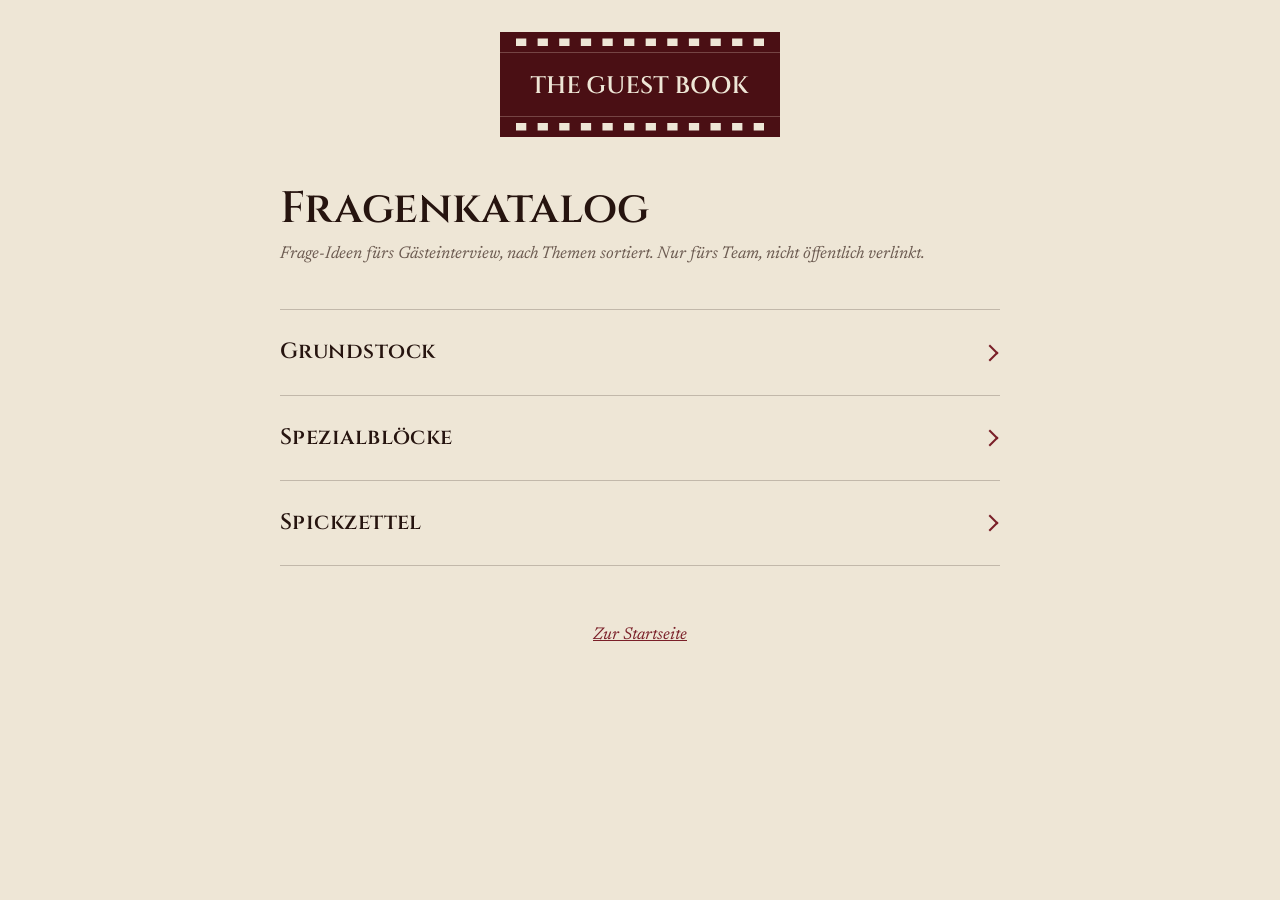
<file: fragenkatalog.html>
<!doctype html>
<html lang="de-CH">
<head>
<meta charset="utf-8">
<meta name="viewport" content="width=device-width, initial-scale=1, viewport-fit=cover">
<title>Fragenkatalog | The Guestbook</title>
<meta name="robots" content="noindex, nofollow">
<link rel="icon" href="/favicon.svg" type="image/svg+xml">
<link rel="icon" href="/favicon-32.png" type="image/png" sizes="32x32">
<link rel="apple-touch-icon" href="/apple-touch-icon.png">
<link rel="manifest" href="/site.webmanifest">
<meta name="theme-color" content="#4A0F14">
<style>
@font-face{font-family:"Cinzel";src:url("/fonts/cinzel.woff2") format("woff2");font-weight:400 900;font-display:swap}
@font-face{font-family:"Newsreader";src:url("/fonts/newsreader.woff2") format("woff2");font-weight:300 700;font-style:normal;font-display:swap}
@font-face{font-family:"Newsreader";src:url("/fonts/newsreader-italic.woff2") format("woff2");font-weight:300 700;font-style:italic;font-display:swap}
:root{--bordeaux:#4A0F14;--wein:#7A1F28;--papier:#EEE6D6;--tinte:#26140F;--muted:#6B5A50;--hairline:rgba(38,20,15,.22)}
*{box-sizing:border-box}
html{background:var(--papier)}
body{margin:0;color:var(--tinte);font-family:"Newsreader",Georgia,serif;font-size:17px;line-height:1.65;padding:calc(env(safe-area-inset-top,0px) + 32px) clamp(24px,5vw,64px) calc(env(safe-area-inset-bottom,0px) + 64px)}
main{max-width:720px;margin:0 auto}
.zurueck{display:block;width:min(70vw,280px);margin:0 auto 48px}
.zurueck img{width:100%;height:auto;display:block}
h1{font-family:"Cinzel","Trajan Pro",Georgia,serif;font-weight:600;font-size:clamp(28px,6vw,44px);line-height:1.1;margin:0 0 8px}
.stand{font-style:italic;color:var(--muted);margin:0 0 40px}
h3{font-family:"Cinzel","Trajan Pro",Georgia,serif;font-weight:600;font-size:16px;letter-spacing:.02em;color:var(--wein);margin:28px 0 8px}
h3:first-of-type{margin-top:4px}
p,li{margin:0 0 10px}
ol{padding-left:22px;margin:0 0 4px}
a{color:var(--wein)}
.fuss{margin-top:56px;text-align:center;font-style:italic;color:var(--muted)}
.spick{background:rgba(74,15,20,.05);border:1px solid var(--hairline);border-radius:8px;padding:8px 20px 4px 42px}

details{border-top:1px solid var(--hairline)}
details:last-of-type{border-bottom:1px solid var(--hairline)}
summary{cursor:pointer;list-style:none;font-family:"Cinzel","Trajan Pro",Georgia,serif;font-weight:600;font-size:22px;letter-spacing:.02em;padding:24px 40px 24px 0;position:relative;user-select:none}
summary::-webkit-details-marker{display:none}
summary::after{content:'';position:absolute;right:4px;top:50%;width:10px;height:10px;margin-top:-6px;border-right:2px solid var(--wein);border-bottom:2px solid var(--wein);transform:rotate(-45deg);transition:transform .2s}
details[open] summary::after{transform:rotate(45deg);margin-top:-8px}
details .inhalt{padding-bottom:32px}
</style>
</head>
<body>
<main>
<a class="zurueck" href="/" aria-label="Zur Startseite"><img src="/logo-filmstreifen.svg" alt="The Guestbook"></a>
<h1>Fragenkatalog</h1>
<p class="stand">Frage-Ideen fürs Gästeinterview, nach Themen sortiert. Nur fürs Team, nicht öffentlich verlinkt.</p>

<details name="kat">
<summary>Grundstock</summary>
<div class="inhalt">

<h3>1. Einstieg und Aufwärmen</h3>
<ol>
<li>Wer bisch du, und wie bisch du hüt do glandet?</li>
<li>Wie isch din Tag bis jetzt gsi?</li>
<li>Was isch dir als Ersts ufgfalle, wo du hüt aacho bisch?</li>
<li>Uf was freusch dich hüt am meischte?</li>
<li>Wie würdsch du dStimmig grad i drü Wort beschriibe?</li>
<li>Was häsch du dir vorgstellt, wie dä Tag hüt wird?</li>
</ol>

<h3>2. Kennenlernen und Beziehung zum Paar</h3>
<ol>
<li>Woher kennsch du die zwei?</li>
<li>Wie hesch du dBruut oder de Brüütigam kenneglernt?</li>
<li>Was isch din erste iidruck vom Bruutpaar gsi?</li>
<li>Wie hesch du devo erfahre, dass die zwei es Paar sind?</li>
<li>Was schätzisch du aa de zwei am meiste?</li>
<li>Wie würdsch du die zwei eppert Fremdem beschriibe?</li>
<li>Aa was merksch du, dass die zwei zemmepassed?</li>
</ol>

<h3>3. Erinnerungen und Anekdoten</h3>
<ol>
<li>Was isch dini schönsti Erinnerig mit em Bruutpaar?</li>
<li>Verzell eppis, wo ihr zemme erlebt hend und wo du hüt no drüber lache muesch.</li>
<li>Wenn du a die zwei denksch, welle Moment chunnt dir als Ersts in Sinn?</li>
<li>Was isch de wildisti Moment gsi, wo du mit dene zwei erlebt hesch?</li>
<li>Was hett Bruut oder de Brüütigam für dich gmacht, wo du nie vergesse wirsch?</li>
<li>Wie isch es gsi, wo du vo de Verlobig ghört hesch?</li>
<li>Welli Ferie oder welle Uusflug mitem Bruutpaar isch dir am beste bliibe?</li>
</ol>

<h3>4. Lustiges und Spontanes</h3>
<ol>
<li>Wer vo de zwei hett dihei sletzte Wort, und warum?</li>
<li>Wer vo de zwei bruucht länger im Badzimmer?</li>
<li>Welli chlini Macke vo dene zwei derf meh hüt verrate?</li>
<li>Wenn die zwei es Tier wäred, welles wärs?</li>
<li>Wer vo dene zwei chunnt zerscht us eme Escape Room use, und wer ned?</li>
<li>Wo werded die zwei dinere Meinig no in zwanzg Johr sii?</li>
<li>Welle Film oder welli Serie wär dGschicht vo dene zwei?</li>
<li>Was passiert hüt Obig no, wo dLüüt morn no drüber redet?</li>
</ol>

<h3>5. Wünsche und Ratschläge fürs Paar</h3>
<ol>
<li>Was wünschisch du de zwei für ihri Zuekunft?</li>
<li>Was isch din beste Tipp für e glücklichi Ehe?</li>
<li>Welle Rat hesch du mol übercho, wo du de zwei witergeh würsch?</li>
<li>Was selled die zwei nie vergässe?</li>
<li>Was selled die zwei unbedingt no zemme erlebe?</li>
<li>Wie selled die zwei en Striit am beste wieder guet mache?</li>
<li>Wie selled die zwei ihren erste Hochzitstag fiire?</li>
</ol>

<h3>6. Abschluss</h3>
<ol>
<li>Was wetsch du de zwei jetzt no grad direkt id Kamera säge?</li>
<li>Was isch din Wunsch für die zwei i eim Satz?</li>
<li>Wie würsch du dä Tag hüt i eim Wort beschriibe?</li>
<li>Was selled die zwei mitneh, wenn sie de Film i Zäh Johr wieder aalueged?</li>
<li>Mit was für meh Satz wetsch du i dem Film in Erinnerig bliibe?</li>
</ol>

</div>
</details>

<details name="kat">
<summary>Spezialblöcke</summary>
<div class="inhalt">

<h3>Trauzeugen und Trauzeuginnen</h3>
<ol>
<li>Wie hesch du erfahre, dass du Trauzeug oder Trauzeugin wirsch, und was isch dir durch de Chopf gange?</li>
<li>Was isch dGschicht vo euere Fründschaft?</li>
<li>Was isch bi de Vorbereitig die grösti Herusforderig gsi?</li>
<li>Was weisch du über die zwei, wo fascht niemer weiss und meh hüt verzelle derf?</li>
<li>Wie isch de Polterabig gsi, so wiit meh drüber rede derf?</li>
<li>Welle Moment hett dir zeigt, dass die zwei zemmeghöred?</li>
<li>Was versprichsch du de zwei für die nöchste Jahr?</li>
</ol>

<h3>Eltern und Geschwister</h3>
<ol>
<li>Wie isch eues Chind oder din Brüeder oder dini Schwöschter als Chind gsi?</li>
<li>Welli Gschicht us de Chindheit muess unbedingt ii de Film?</li>
<li>Was isch eu als Ersts ufgfalle, wo ihr de Partner oder dPartnerin kenneglernt hend?</li>
<li>Wie hend ihr eues Chind hüt am Morge erlebt?</li>
<li>Was gsehnd ihr i dere Beziehig, wo ihr selber mitgeh hend?</li>
<li>Wie isch es für dich, dass din Brüeder oder dini Schwöschter jetzt hüratet?</li>
<li>Was wünsched ihr eu für die neu Familie?</li>
</ol>

<h3>Kinder</h3>
<ol>
<li>Wie heissisch du, und wie alt bisch?</li>
<li>Was isch sFeinste hüt am Hochzit?</li>
<li>Was macht meh eigentlich, wenn meh hüratet?</li>
<li>Wer vo dene zwei isch lustiger, und warum?</li>
<li>Was mached die zwei am liebste mit dir?</li>
<li>Wenn du chönntisch zaubere, was würdsch du de zwei schenke?</li>
<li>Wie gross isch dLiebi vo dene zwei? Zeig mol mit de Händ!</li>
</ol>

<h3>Das Brautpaar</h3>
<ol>
<li>Wie isch euen Tag bis jetzt gsi?</li>
<li>Was isch bis jetzt euen Lieblingsmoment vo hüt?</li>
<li>Wie hend ihr eu kenneglernt, und wer vo eu verzellt dGschicht besser?</li>
<li>Wie isch de Aatrag abgloffe?</li>
<li>Was schätzisch du am meiste a dinere Frau/aa dim Maa?</li>
<li>Wem wönd ihr hüt bsunders danke säge?</li>
<li>Was wönd ihr eu sälber säge, wenn ihr dä Film i zäh Johr aalueged?</li>
<li>Was wünsched ihr eune Gäst für dä Obig?</li>
</ol>

</div>
</details>

<details name="kat">
<summary>Spickzettel</summary>
<div class="inhalt">
<p class="stand" style="margin:0 0 16px">Zehn Fragen, falls es schnell gehen muss.</p>
<ol class="spick">
<li>Wer bisch du, und wie bisch du hüt do glandet?</li>
<li>Woher kennsch du die zwei?</li>
<li>Was isch din erste iidruck vom Bruutpaar gsi?</li>
<li>Was isch dini schönsti Erinnerig mit em Bruutpaar?</li>
<li>Verzell eppis, wo ihr zemme erlebt hend und wo du hüt no drüber lache muesch.</li>
<li>Wer vo de zwei hett dihei sletzte Wort, und warum?</li>
<li>Wenn die zwei es Tier wäred, welles wärs?</li>
<li>Aa was merksch du, dass die zwei zemmepassed?</li>
<li>Was isch din beste Tipp für e glücklichi Ehe?</li>
<li>Was wetsch du de zwei jetzt no grad direkt id Kamera säge?</li>
</ol>
</div>
</details>

<p class="fuss"><a href="/">Zur Startseite</a></p>
</main>
<script>
document.querySelectorAll('details[name="kat"]').forEach(function(d){
  d.addEventListener('toggle', function(){
    if(d.open){ d.scrollIntoView({block:'start', behavior:'smooth'}); }
  });
});
</script>
</body>
</html>
</file>
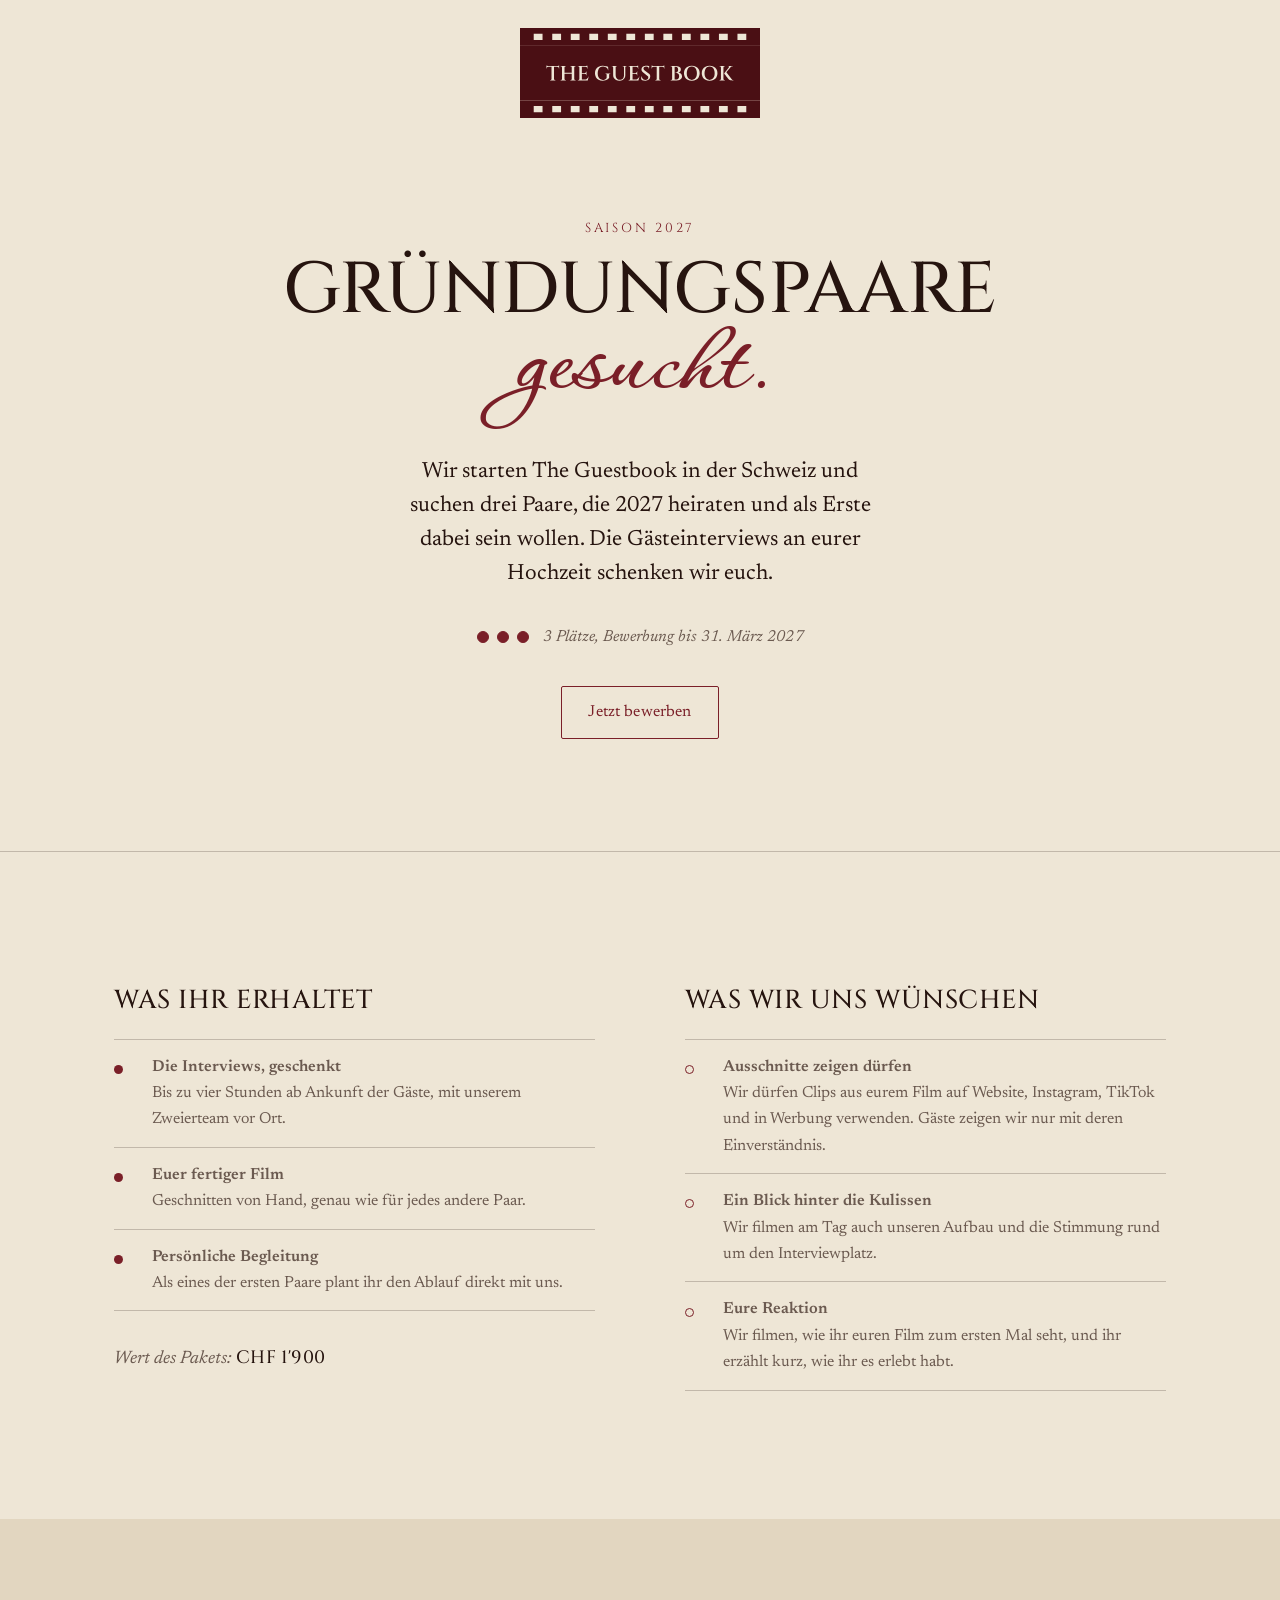
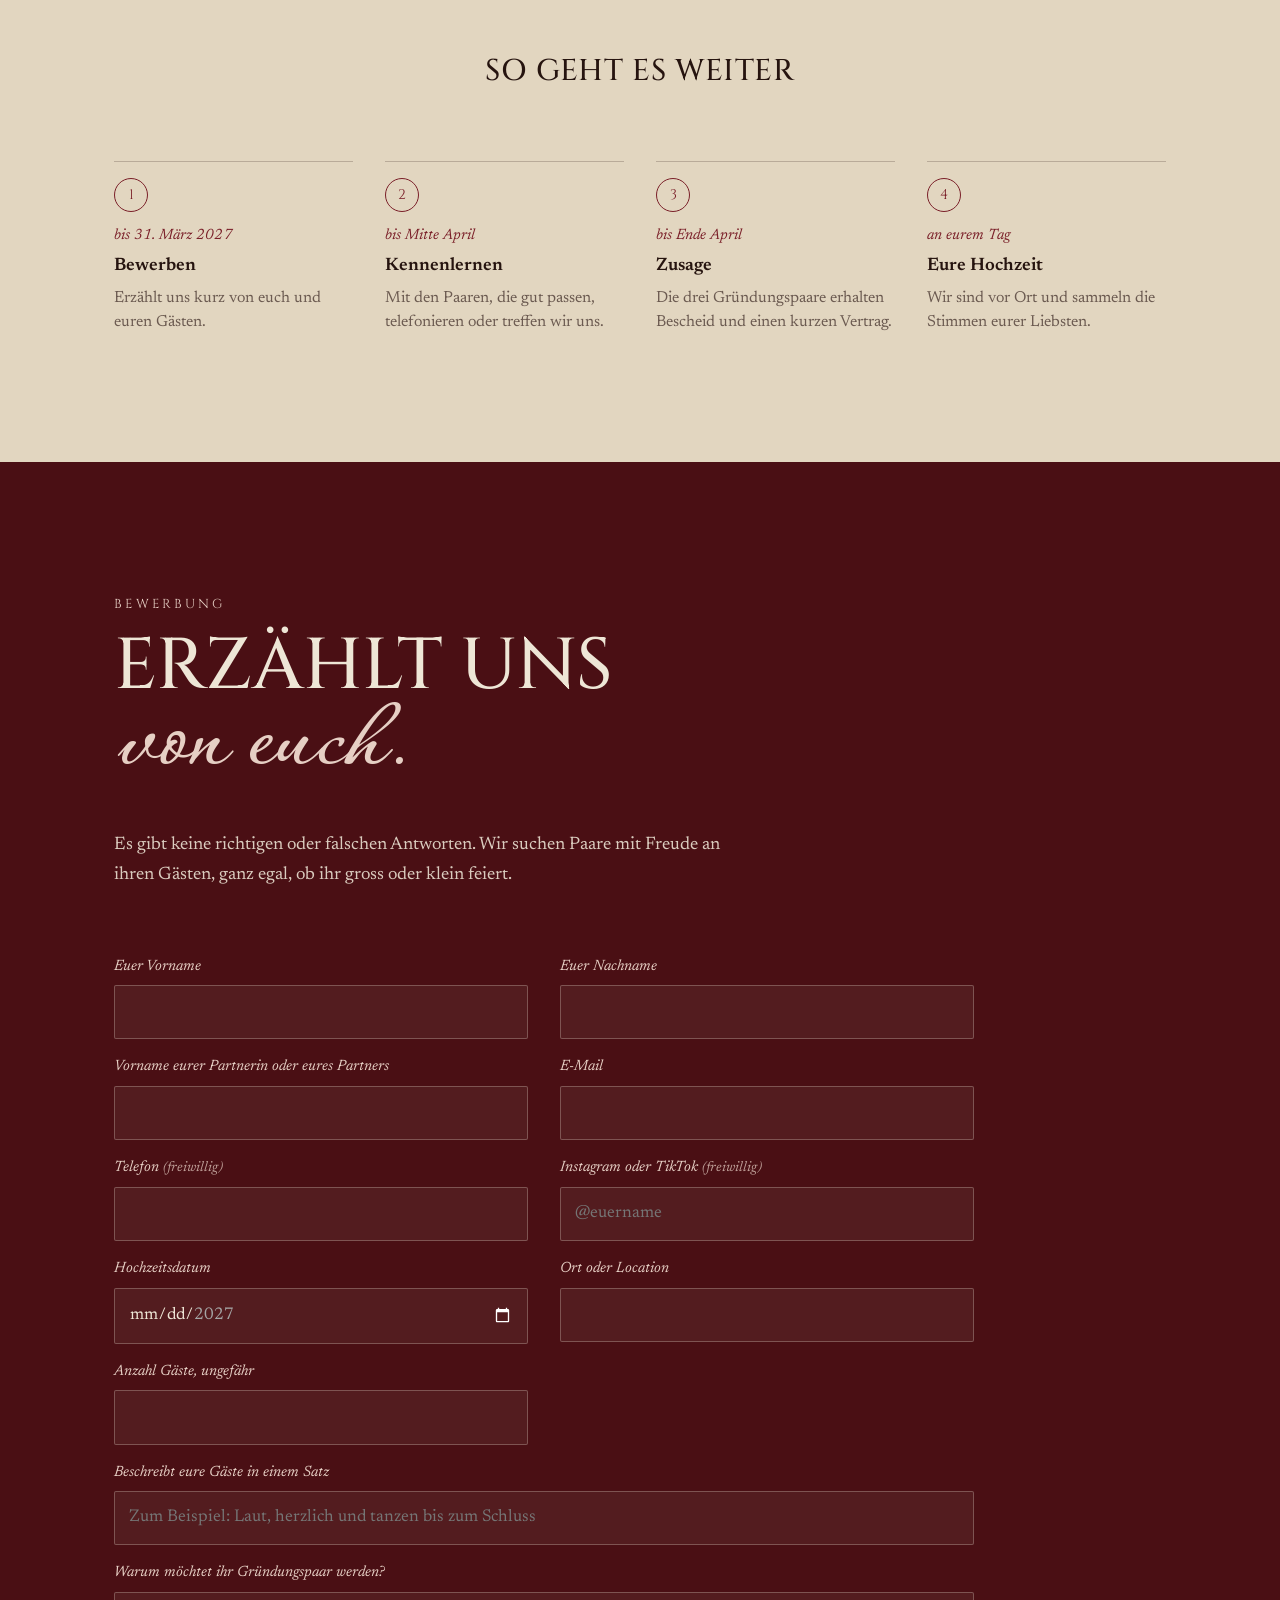
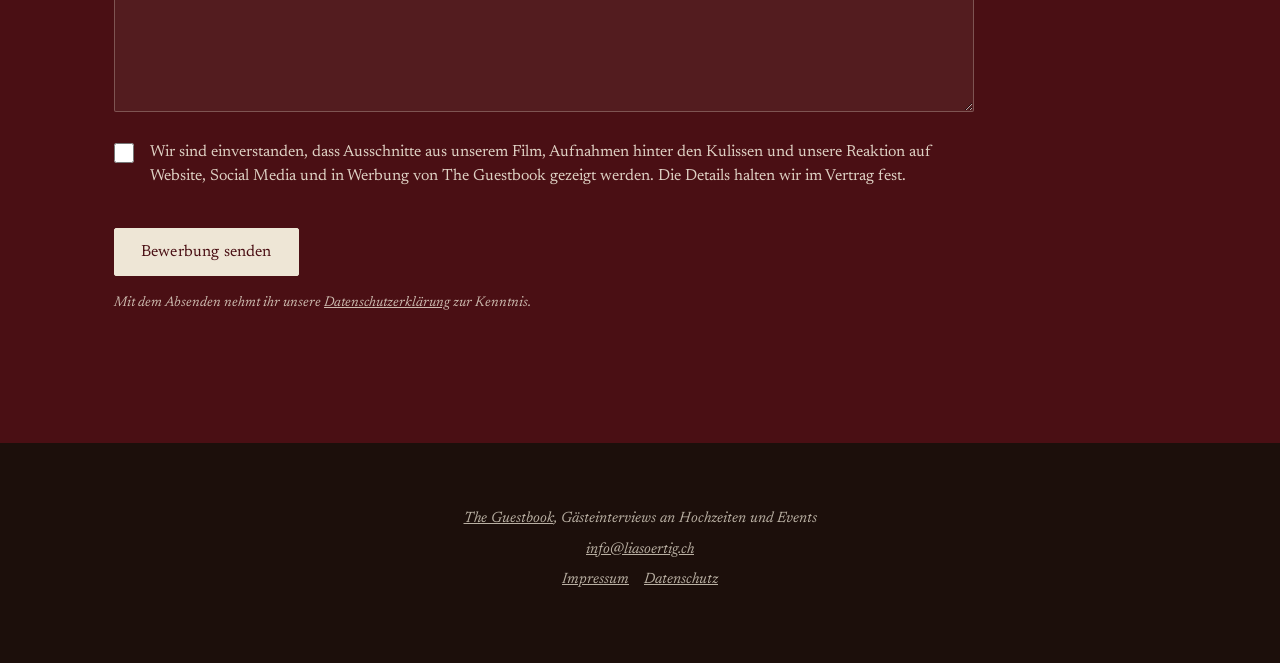
<file: gruenderpaare.html>
<!doctype html>
<html lang="de-CH">
<head>
<meta charset="utf-8">
<meta name="viewport" content="width=device-width, initial-scale=1, viewport-fit=cover">
<title>Gründungspaare 2027 | The Guestbook</title>
<meta name="description" content="The Guestbook sucht drei Paare, die 2027 heiraten und als Erste dabei sein wollen. Die Gästeinterviews an eurer Hochzeit schenken wir euch.">
<meta name="robots" content="noindex">
<link rel="icon" href="/favicon.svg" type="image/svg+xml">
<link rel="icon" href="/favicon-32.png" type="image/png" sizes="32x32">
<link rel="apple-touch-icon" href="/apple-touch-icon.png">
<link rel="manifest" href="/site.webmanifest">
<meta name="theme-color" content="#4A0F14">
<link rel="canonical" href="https://theguestbook.ch/gruenderpaare.html">
<meta property="og:type" content="website">
<meta property="og:url" content="https://theguestbook.ch/gruenderpaare.html">
<meta property="og:title" content="Gründungspaare 2027 | The Guestbook">
<meta property="og:description" content="Wir suchen drei Paare, die 2027 heiraten. Die Gästeinterviews an eurer Hochzeit schenken wir euch.">
<meta property="og:image" content="https://theguestbook.ch/og-image.png">
<meta name="twitter:card" content="summary_large_image">
<style>
@font-face{font-family:"Cinzel";src:url("/fonts/cinzel.woff2") format("woff2");font-weight:400 900;font-style:normal;font-display:swap}
@font-face{font-family:"Corinthia";src:url("/fonts/corinthia-bold.woff2") format("woff2");font-weight:700;font-style:normal;font-display:swap}
@font-face{font-family:"Newsreader";src:url("/fonts/newsreader.woff2") format("woff2");font-weight:300 700;font-style:normal;font-display:swap}
@font-face{font-family:"Newsreader";src:url("/fonts/newsreader-italic.woff2") format("woff2");font-weight:300 700;font-style:italic;font-display:swap}
:root{
  --bordeaux:#4A0F14;--wein:#7A1F28;--papier:#EEE6D6;--papier-tief:#E2D6C0;
  --tinte:#26140F;--muted:#6B5A50;--blush:#E6CFC4;
  --hairline:rgba(38,20,15,.22);--hairline-hell:rgba(238,230,214,.28);--abspann:#1C0F0B;
  --f-display:"Cinzel","Trajan Pro",Georgia,serif;--f-script:"Corinthia","Snell Roundhand",cursive;--f-text:"Newsreader",Georgia,serif;
  --s1:8px;--s2:16px;--s3:32px;--s4:64px;--s5:128px;--rand:clamp(24px,5vw,64px)
}
@media (prefers-color-scheme:dark){:root:not([data-theme="light"]){--papier:#E8DFCD;--papier-tief:#DACDB5}}
:root[data-theme="dark"]{--papier:#E8DFCD;--papier-tief:#DACDB5}
*,*::before,*::after{box-sizing:border-box}
html{background:linear-gradient(to bottom,var(--papier) 0 50%,var(--abspann) 50% 100%)}
body{margin:0;background:var(--papier);color:var(--tinte);font-family:var(--f-text);font-size:18px;line-height:1.65;
  font-optical-sizing:auto;-webkit-font-smoothing:antialiased;text-rendering:optimizeLegibility}
a{color:inherit}
p{margin:0 0 var(--s2)}
:focus-visible{outline:2px solid var(--wein);outline-offset:3px}
.dunkel :focus-visible{outline-color:var(--blush)}
.wrap{max-width:1180px;margin:0 auto;padding:0 var(--rand)}
.schmal{max-width:62ch}
.kapitel{padding:clamp(72px,11vw,var(--s5)) 0}

/* Kopf */
.kopf{padding:calc(env(safe-area-inset-top,0px) + 28px) 0 0}
.kopf .wrap{display:flex;justify-content:center}
.kopf a{display:block;width:min(64vw,240px)}
.kopf img{width:100%;height:auto;display:block}
.held{text-align:center;padding:clamp(48px,8vw,96px) 0 clamp(56px,9vw,112px)}
.label{display:inline-block;font-family:var(--f-display);font-size:13px;letter-spacing:.22em;text-transform:uppercase;color:var(--wein);margin-bottom:var(--s2)}
.dunkel .label{color:var(--blush)}
.titel{margin:0 0 var(--s3);font-weight:inherit}
.titel .caps{display:block;font-family:var(--f-display);font-weight:500;text-transform:uppercase;font-size:clamp(32px,6.4vw,72px);line-height:1;letter-spacing:-.005em}
.titel .skript{display:block;font-family:var(--f-script);font-weight:700;color:var(--wein);font-size:clamp(52px,8.6vw,104px);line-height:1;margin-top:-.08em}
.dunkel .titel .skript{color:var(--blush)}
.held .einleitung{max-width:40ch;margin:0 auto var(--s3);font-size:clamp(19px,2.2vw,22px);line-height:1.55}
.plaetze{display:inline-flex;align-items:center;gap:14px;font-style:italic;color:var(--muted);font-size:16px}
.plaetze .punkte{display:inline-flex;gap:8px}
.plaetze .punkte i{width:12px;height:12px;border-radius:50%;border:1px solid var(--wein);display:block}
.plaetze .punkte i.frei{background:var(--wein)}
.btn{display:inline-flex;align-items:center;gap:var(--s1);min-height:48px;padding:12px 26px;border-radius:2px;font-family:var(--f-text);font-size:16px;letter-spacing:.01em;
  text-decoration:none;cursor:pointer;border:1px solid currentColor;background:transparent;color:var(--wein);transition:background .25s,color .25s}
.btn:hover{background:var(--wein);color:var(--papier);border-color:var(--wein)}
.btn.voll{background:var(--papier);color:var(--bordeaux);border-color:var(--papier)}
.btn.voll:hover{background:var(--blush);border-color:var(--blush)}
.btn:disabled{opacity:.6;cursor:default}
.held .btn{margin-top:var(--s3)}

/* Tausch */
.tausch{border-top:1px solid var(--hairline)}
.tausch-raster{display:grid;grid-template-columns:1fr;gap:var(--s4)}
@media (min-width:860px){.tausch-raster{grid-template-columns:1fr 1fr;gap:clamp(48px,7vw,112px)}}
.tausch h2{font-family:var(--f-display);font-weight:500;font-size:clamp(20px,2.4vw,26px);letter-spacing:.02em;text-transform:uppercase;margin:0 0 var(--s2)}
.liste{list-style:none;margin:0;padding:0}
.liste li{padding:14px 0;border-top:1px solid var(--hairline);display:grid;grid-template-columns:28px 1fr;gap:10px}
.liste li:last-child{border-bottom:1px solid var(--hairline)}
.liste li::before{content:"";width:9px;height:9px;margin-top:.62em;border-radius:50%;background:var(--wein)}
.liste.leer li::before{background:none;border:1px solid var(--wein)}
.liste strong{display:block;font-weight:600}
.liste span{color:var(--muted);font-size:16px}
.wert{margin-top:var(--s3);font-style:italic;color:var(--muted)}
.wert b{font-style:normal;font-family:var(--f-display);font-weight:500;color:var(--tinte);letter-spacing:.02em}

/* Ablauf */
.ablauf-kap{background:var(--papier-tief)}
.ablauf-kap h2{font-family:var(--f-display);font-weight:500;text-transform:uppercase;letter-spacing:.02em;font-size:clamp(22px,2.8vw,30px);margin:0 0 var(--s4);text-align:center}
.schritte{list-style:none;margin:0;padding:0;display:grid;grid-template-columns:1fr;gap:var(--s3)}
@media (min-width:760px){.schritte{grid-template-columns:repeat(4,1fr);gap:var(--s3)}}
.schritte li{border-top:1px solid var(--hairline);padding-top:var(--s2)}
.schritte .nr{display:grid;place-items:center;width:34px;height:34px;border:1px solid var(--wein);color:var(--wein);border-radius:50%;font-family:var(--f-display);font-size:14px;margin-bottom:12px}
.schritte strong{display:block;font-weight:600;margin-bottom:4px}
.schritte span{display:block;color:var(--muted);font-size:16px;line-height:1.5}
.schritte em{display:block;font-style:italic;color:var(--wein);font-size:15px;margin-bottom:4px}

/* Formular */
.bordeaux{background:var(--bordeaux)}
.dunkel{color:var(--papier)}
.form-kopf{max-width:62ch;margin-bottom:var(--s4)}
.form-kopf p{color:rgba(238,230,214,.88)}
.formular{display:grid;gap:var(--s2) var(--s3);grid-template-columns:1fr;max-width:860px}
@media (min-width:700px){.formular{grid-template-columns:1fr 1fr}.formular .breit{grid-column:1/-1}}
.feld label{display:block;font-style:italic;font-size:15px;color:var(--blush);margin-bottom:6px}
.feld label small{font-size:14px;opacity:.75}
.feld input,.feld textarea{width:100%;font:inherit;font-size:17px;color:var(--papier);background:rgba(238,230,214,.06);
  border:1px solid var(--hairline-hell);border-radius:2px;padding:12px 14px;min-height:48px;-webkit-appearance:none;appearance:none}
.feld textarea{min-height:120px;resize:vertical}
.feld input:focus,.feld textarea:focus{outline:2px solid var(--blush);outline-offset:1px;border-color:transparent}
.feld input[type=date]{color-scheme:dark}
.feld .hilfe{display:block;font-size:14px;font-style:italic;opacity:.7;margin-top:6px}
.zustimmung{display:grid;grid-template-columns:24px 1fr;gap:12px;align-items:start;cursor:pointer;font-size:16px;line-height:1.5;color:rgba(238,230,214,.9)}
.zustimmung input{width:20px;height:20px;margin:3px 0 0;accent-color:var(--blush)}
.senden{margin-top:var(--s1)}
.form-hinweis{margin:0;font-size:14px;font-style:italic;opacity:.8}.form-hinweis a{color:inherit}
#fehler{margin:0;color:var(--blush);font-style:italic;font-size:15px}
.danke{display:none;max-width:860px;padding:var(--s3) 0;border-top:1px solid var(--hairline-hell);border-bottom:1px solid var(--hairline-hell)}
.danke p.gross{font-family:var(--f-script);font-weight:700;font-size:clamp(42px,6vw,64px);line-height:1.1;color:var(--blush);margin:0 0 var(--s2)}
.danke p{color:rgba(238,230,214,.9)}
.gesendet .formular{display:none}.gesendet .danke{display:block}
.geschlossen{display:none;max-width:62ch}
.zu .formular,.zu .form-kopf{display:none}.zu .geschlossen{display:block}
.geschlossen p.gross{font-family:var(--f-script);font-weight:700;font-size:clamp(42px,6vw,64px);line-height:1.1;color:var(--blush);margin:0 0 var(--s2)}

/* Fuss */
.abspann{background:var(--abspann);color:rgba(238,230,214,.75);text-align:center;padding:var(--s4) 0 calc(env(safe-area-inset-bottom,0px) + var(--s4));font-size:15px;font-style:italic}
.abspann a{color:inherit}
.abspann p{margin:0 0 6px}
@media (prefers-reduced-motion:reduce){*{transition:none!important;scroll-behavior:auto!important}}
html{scroll-behavior:smooth}
</style>
</head>
<body>

<header class="kopf">
  <div class="wrap"><a href="/" aria-label="Zur Startseite von The Guestbook"><img src="/logo-filmstreifen.svg" alt="The Guestbook"></a></div>
</header>

<main>
<section class="held" aria-labelledby="t-held">
  <div class="wrap">
    <span class="label">Saison 2027</span>
    <h1 class="titel" id="t-held"><span class="caps">Gründungspaare</span><span class="skript">gesucht.</span></h1>
    <p class="einleitung">Wir starten The Guestbook in der Schweiz und suchen drei Paare, die 2027 heiraten und als Erste dabei sein wollen. Die Gästeinterviews an eurer Hochzeit schenken wir euch.</p>
    <span class="plaetze"><span class="punkte" aria-hidden="true"><i class="frei"></i><i class="frei"></i><i class="frei"></i></span>3 Plätze, Bewerbung bis 31. März 2027</span>
    <div><a class="btn" href="#bewerbung">Jetzt bewerben</a></div>
  </div>
</section>

<section class="kapitel tausch" aria-label="Was ihr erhaltet und was wir uns wünschen">
  <div class="wrap">
    <div class="tausch-raster">
      <div>
        <h2>Was ihr erhaltet</h2>
        <ul class="liste">
          <li><span><strong>Die Interviews, geschenkt</strong>Bis zu vier Stunden ab Ankunft der Gäste, mit unserem Zweierteam vor Ort.</span></li>
          <li><span><strong>Euer fertiger Film</strong>Geschnitten von Hand, genau wie für jedes andere Paar.</span></li>
          <li><span><strong>Persönliche Begleitung</strong>Als eines der ersten Paare plant ihr den Ablauf direkt mit uns.</span></li>
        </ul>
        <p class="wert">Wert des Pakets: <b>CHF 1'900</b></p>
      </div>
      <div>
        <h2>Was wir uns wünschen</h2>
        <ul class="liste leer">
          <li><span><strong>Ausschnitte zeigen dürfen</strong>Wir dürfen Clips aus eurem Film auf Website, Instagram, TikTok und in Werbung verwenden. Gäste zeigen wir nur mit deren Einverständnis.</span></li>
          <li><span><strong>Ein Blick hinter die Kulissen</strong>Wir filmen am Tag auch unseren Aufbau und die Stimmung rund um den Interviewplatz.</span></li>
          <li><span><strong>Eure Reaktion</strong>Wir filmen, wie ihr euren Film zum ersten Mal seht, und ihr erzählt kurz, wie ihr es erlebt habt.</span></li>
        </ul>
      </div>
    </div>
  </div>
</section>

<section class="kapitel ablauf-kap" aria-labelledby="t-ablauf">
  <div class="wrap">
    <h2 id="t-ablauf">So geht es weiter</h2>
    <ol class="schritte">
      <li><span class="nr">1</span><em>bis 31. März 2027</em><strong>Bewerben</strong><span>Erzählt uns kurz von euch und euren Gästen.</span></li>
      <li><span class="nr">2</span><em>bis Mitte April</em><strong>Kennenlernen</strong><span>Mit den Paaren, die gut passen, telefonieren oder treffen wir uns.</span></li>
      <li><span class="nr">3</span><em>bis Ende April</em><strong>Zusage</strong><span>Die drei Gründungspaare erhalten Bescheid und einen kurzen Vertrag.</span></li>
      <li><span class="nr">4</span><em>an eurem Tag</em><strong>Eure Hochzeit</strong><span>Wir sind vor Ort und sammeln die Stimmen eurer Liebsten.</span></li>
    </ol>
  </div>
</section>

<section class="kapitel bordeaux dunkel" id="bewerbung" aria-labelledby="t-bewerbung">
  <div class="wrap" id="bewerbung-box">
    <div class="form-kopf">
      <span class="label">Bewerbung</span>
      <h2 class="titel" id="t-bewerbung"><span class="caps">Erzählt uns</span><span class="skript">von euch.</span></h2>
      <p>Es gibt keine richtigen oder falschen Antworten. Wir suchen Paare mit Freude an ihren Gästen, ganz egal, ob ihr gross oder klein feiert.</p>
    </div>
    <form class="formular" id="bewerbungsformular" novalidate>
      <input type="text" name="_honey" tabindex="-1" autocomplete="off" aria-hidden="true" style="position:absolute;left:-9999px;width:1px;height:1px;opacity:0">
      <div class="feld"><label for="vorname">Euer Vorname</label><input id="vorname" name="vorname" autocomplete="given-name" required></div>
      <div class="feld"><label for="nachname">Euer Nachname</label><input id="nachname" name="nachname" autocomplete="family-name" required></div>
      <div class="feld"><label for="partner">Vorname eurer Partnerin oder eures Partners</label><input id="partner" name="partner" required></div>
      <div class="feld"><label for="email">E-Mail</label><input id="email" name="email" type="email" autocomplete="email" required></div>
      <div class="feld"><label for="telefon">Telefon <small>(freiwillig)</small></label><input id="telefon" name="telefon" type="tel" autocomplete="tel"></div>
      <div class="feld"><label for="social">Instagram oder TikTok <small>(freiwillig)</small></label><input id="social" name="social" placeholder="@euername"></div>
      <div class="feld"><label for="datum">Hochzeitsdatum</label><input id="datum" name="datum" type="date" min="2027-01-01" max="2027-12-31" required></div>
      <div class="feld"><label for="ort">Ort oder Location</label><input id="ort" name="ort" required></div>
      <div class="feld"><label for="gaeste">Anzahl Gäste, ungefähr</label><input id="gaeste" name="gaeste" type="number" inputmode="numeric" min="1" step="1" required></div>
      <div class="feld breit"><label for="gaeste_satz">Beschreibt eure Gäste in einem Satz</label><input id="gaeste_satz" name="gaeste_satz" maxlength="300" required placeholder="Zum Beispiel: Laut, herzlich und tanzen bis zum Schluss"></div>
      <div class="feld breit"><label for="warum">Warum möchtet ihr Gründungspaar werden?</label><textarea id="warum" name="warum" maxlength="1500" required></textarea></div>
      <label class="zustimmung breit"><input type="checkbox" id="einwilligung" name="einwilligung" value="ja" required><span>Wir sind einverstanden, dass Ausschnitte aus unserem Film, Aufnahmen hinter den Kulissen und unsere Reaktion auf Website, Social Media und in Werbung von The Guestbook gezeigt werden. Die Details halten wir im Vertrag fest.</span></label>
      <p class="breit" id="fehler" role="alert"></p>
      <div class="breit senden"><button class="btn voll" type="submit">Bewerbung senden</button></div>
      <p class="breit form-hinweis">Mit dem Absenden nehmt ihr unsere <a href="/datenschutz.html">Datenschutzerklärung</a> zur Kenntnis.</p>
    </form>
    <div class="danke" role="status">
      <p class="gross">Danke für eure Bewerbung!</p>
      <p>Wir haben sie erhalten und schauen uns alle Bewerbungen in Ruhe an. Bis spätestens Ende April 2027 hört ihr von uns, egal wie es ausgeht.</p>
    </div>
    <div class="geschlossen">
      <span class="label">Bewerbung</span>
      <p class="gross">Die Bewerbung ist geschlossen.</p>
      <p>Danke für das grosse Interesse! Ihr möchtet trotzdem Gästeinterviews an eurer Hochzeit? Dann schreibt uns über das <a href="/#kontakt">Kontaktformular</a>.</p>
    </div>
  </div>
</section>
</main>

<footer class="abspann">
  <div class="wrap">
    <p><a href="/">The Guestbook</a>, Gästeinterviews an Hochzeiten und Events</p>
    <p><a href="mailto:info@liasoertig.ch">info@liasoertig.ch</a></p>
    <p><a href="/impressum.html">Impressum</a>&emsp;<a href="/datenschutz.html">Datenschutz</a></p>
  </div>
</footer>

<script>
(function(){
  var box=document.getElementById('bewerbung-box'),form=document.getElementById('bewerbungsformular'),fehler=document.getElementById('fehler');
  /* Bewerbungsschluss: 31. März 2027, 23:59 Uhr Schweizer Zeit */
  var SCHLUSS=Date.parse('2027-04-01T00:00:00+02:00');
  if(Date.now()>=SCHLUSS||/[?&]geschlossen\b/.test(location.search)){box.classList.add('zu');return;}
  var pflicht=[['vorname','Bitte euren Vornamen angeben.'],['nachname','Bitte euren Nachnamen angeben.'],['partner','Bitte den Vornamen eurer Partnerin oder eures Partners angeben.'],
    ['email','Bitte eine gültige E-Mail-Adresse angeben.'],['datum','Bitte euer Hochzeitsdatum 2027 angeben.'],['ort','Bitte Ort oder Location angeben.'],
    ['gaeste','Bitte die ungefähre Anzahl Gäste angeben.'],['gaeste_satz','Bitte eure Gäste in einem Satz beschreiben.'],['warum','Bitte erzählt uns kurz, warum ihr Gründungspaar werden möchtet.']];
  form.addEventListener('submit',function(e){
    e.preventDefault();
    for(var i=0;i<pflicht.length;i++){
      var f=document.getElementById(pflicht[i][0]),v=f.value.trim();
      var falsch=!v||(f.type==='email'&&!/^[^@\s]+@[^@\s]+\.[^@\s]+$/.test(v))||(f.id==='datum'&&!/^2027-\d{2}-\d{2}$/.test(v))||(f.id==='gaeste'&&!(+v>0));
      if(falsch){fehler.textContent=pflicht[i][1];f.focus();return;}
    }
    var ok=document.getElementById('einwilligung');
    if(!ok.checked){fehler.textContent='Bitte bestätigt, dass wir Ausschnitte zeigen dürfen. Ohne dieses Einverständnis ist eine Teilnahme leider nicht möglich.';ok.focus();return;}
    fehler.textContent='';
    var d=new FormData(form),daten={};
    d.forEach(function(v,k){daten[k]=typeof v==='string'?v.trim():v;});
    if(daten._honey){box.classList.add('gesendet');return;}
    delete daten._honey;
    var knopf=form.querySelector('button[type="submit"]'),alt=knopf.textContent;
    knopf.disabled=true;knopf.textContent='Wird gesendet';
    var name=daten.vorname+' '+daten.nachname+' und '+daten.partner;
    var datumCH=daten.datum.split('-').reverse().join('.');
    /* 1. Direkt in die App «theguestbook business» (Tab Gründungspaare) */
    var app=fetch('https://theguestbook-anfragen.lias-oertig.workers.dev/bewerbung',{method:'POST',keepalive:true,headers:{'Content-Type':'text/plain'},body:JSON.stringify(daten)})
      .then(function(r){return r.ok;}).catch(function(){return false;});
    /* 2. Per Mail (FormSubmit), mit Bestätigung an das Paar */
    var mail={_subject:'Neue Bewerbung Gründungspaar 2027: '+name,_replyto:daten.email,_template:'table',
      Paar:name,'E-Mail':daten.email,Telefon:daten.telefon||'',Social:daten.social||'',Hochzeitsdatum:datumCH,Ort:daten.ort,'Anzahl Gäste':daten.gaeste,
      'Gäste in einem Satz':daten.gaeste_satz,'Warum wir':daten.warum,Einverständnis:'Ja, Ausschnitte dürfen gezeigt werden',
      _autoresponse:'Danke für eure Bewerbung als Gründungspaar bei The Guestbook!\n\nWir haben sie erhalten und schauen uns alle Bewerbungen in Ruhe an. Bis spätestens Ende April 2027 hört ihr von uns, egal wie es ausgeht.\n\nHerzliche Grüsse\nLias Oertig\nThe Guestbook'};
    var post=fetch('https://formsubmit.co/ajax/info@liasoertig.ch',{method:'POST',keepalive:true,headers:{'Content-Type':'application/json','Accept':'application/json'},body:JSON.stringify(mail)})
      .then(function(r){return r.json().then(function(j){return r.ok&&String(j.success)==='true';});}).catch(function(){return false;});
    /* Die Mail dauert oft mehrere Sekunden: Bestätigung zeigen, sobald einer der beiden Wege geklappt hat */
    var fertig=false;
    function erfolg(){if(fertig)return;fertig=true;box.classList.add('gesendet');box.scrollIntoView({block:'start',behavior:'smooth'});}
    app.then(function(x){if(x)erfolg();});
    post.then(function(x){if(x)erfolg();});
    Promise.all([app,post]).then(function(r){
      if(!r[0]&&!r[1]){
        fehler.textContent='Die Bewerbung konnte nicht gesendet werden. Bitte versucht es nochmals oder schreibt uns an info@liasoertig.ch.';
        knopf.disabled=false;knopf.textContent=alt;
      }
    });
  });
})();
</script>
</body>
</html>
</file>
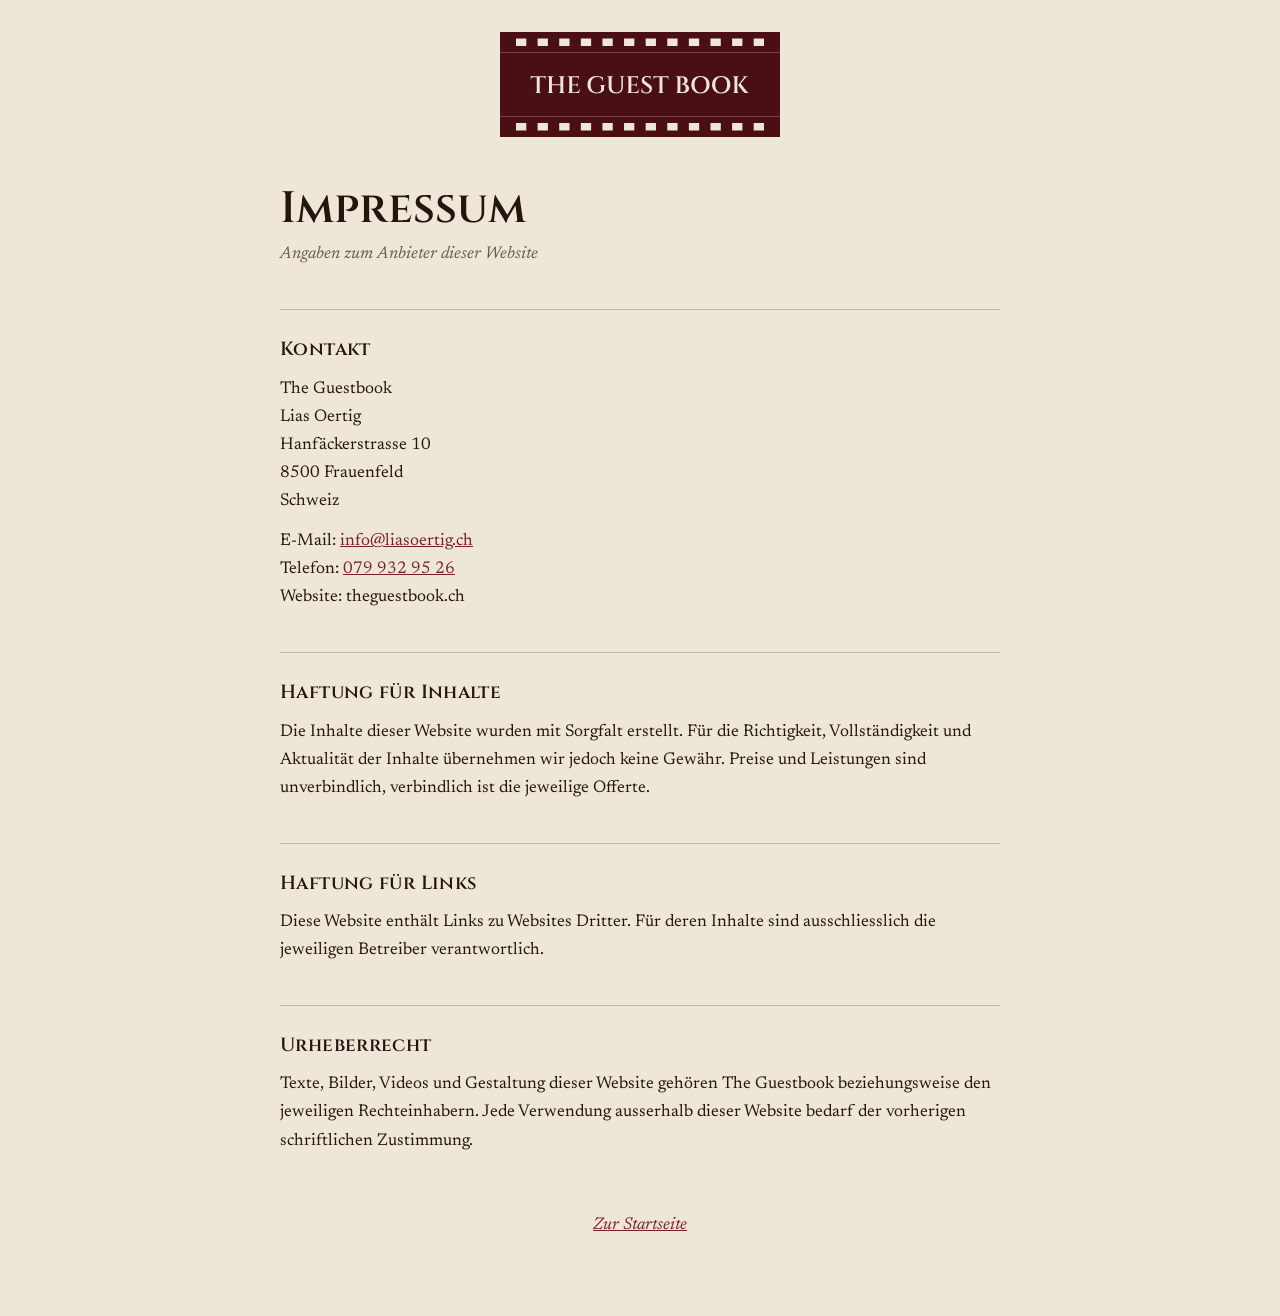
<file: impressum.html>
<!doctype html>
<html lang="de-CH">
<head>
<meta charset="utf-8">
<meta name="viewport" content="width=device-width, initial-scale=1, viewport-fit=cover">
<title>Impressum | The Guestbook</title>
<meta name="robots" content="noindex">
<link rel="icon" href="/favicon.svg" type="image/svg+xml">
<link rel="icon" href="/favicon-32.png" type="image/png" sizes="32x32">
<link rel="apple-touch-icon" href="/apple-touch-icon.png">
<link rel="manifest" href="/site.webmanifest">
<meta name="theme-color" content="#4A0F14">
<style>
@font-face{font-family:"Cinzel";src:url("/fonts/cinzel.woff2") format("woff2");font-weight:400 900;font-display:swap}
@font-face{font-family:"Newsreader";src:url("/fonts/newsreader.woff2") format("woff2");font-weight:300 700;font-style:normal;font-display:swap}
@font-face{font-family:"Newsreader";src:url("/fonts/newsreader-italic.woff2") format("woff2");font-weight:300 700;font-style:italic;font-display:swap}
:root{--bordeaux:#4A0F14;--wein:#7A1F28;--papier:#EEE6D6;--tinte:#26140F;--muted:#6B5A50;--hairline:rgba(38,20,15,.22)}
*{box-sizing:border-box}
html{background:var(--papier)}
body{margin:0;color:var(--tinte);font-family:"Newsreader",Georgia,serif;font-size:17px;line-height:1.65;padding:calc(env(safe-area-inset-top,0px) + 32px) clamp(24px,5vw,64px) calc(env(safe-area-inset-bottom,0px) + 64px)}
main{max-width:720px;margin:0 auto}
.zurueck{display:block;width:min(70vw,280px);margin:0 auto 48px}
.zurueck img{width:100%;height:auto;display:block}
h1{font-family:"Cinzel","Trajan Pro",Georgia,serif;font-weight:600;font-size:clamp(28px,6vw,44px);line-height:1.1;margin:0 0 8px}
.stand{font-style:italic;color:var(--muted);margin:0 0 40px}
h2{font-family:"Cinzel","Trajan Pro",Georgia,serif;font-weight:600;font-size:19px;letter-spacing:.02em;margin:40px 0 10px;padding-top:24px;border-top:1px solid var(--hairline)}
p,li{margin:0 0 12px}
ul{padding-left:20px}
a{color:var(--wein)}
.platzhalter{background:#F3D9D3;padding:0 4px;border-radius:2px}
.fuss{margin-top:56px;text-align:center;font-style:italic;color:var(--muted)}
</style>
</head>
<body>
<main>
<a class="zurueck" href="/" aria-label="Zur Startseite"><img src="/logo-filmstreifen.svg" alt="The Guestbook"></a>
<h1>Impressum</h1>
<p class="stand">Angaben zum Anbieter dieser Website</p>
<h2>Kontakt</h2>
<p>The Guestbook<br>Lias Oertig<br>Hanfäckerstrasse 10<br>8500 Frauenfeld<br>Schweiz</p>
<p>E-Mail: <a href="mailto:info@liasoertig.ch">info@liasoertig.ch</a><br>Telefon: <a href="tel:+41799329526">079 932 95 26</a><br>Website: theguestbook.ch</p>
<h2>Haftung für Inhalte</h2>
<p>Die Inhalte dieser Website wurden mit Sorgfalt erstellt. Für die Richtigkeit, Vollständigkeit und Aktualität der Inhalte übernehmen wir jedoch keine Gewähr. Preise und Leistungen sind unverbindlich, verbindlich ist die jeweilige Offerte.</p>
<h2>Haftung für Links</h2>
<p>Diese Website enthält Links zu Websites Dritter. Für deren Inhalte sind ausschliesslich die jeweiligen Betreiber verantwortlich.</p>
<h2>Urheberrecht</h2>
<p>Texte, Bilder, Videos und Gestaltung dieser Website gehören The Guestbook beziehungsweise den jeweiligen Rechteinhabern. Jede Verwendung ausserhalb dieser Website bedarf der vorherigen schriftlichen Zustimmung.</p>
<p class="fuss"><a href="/">Zur Startseite</a></p>
</main>
</body>
</html>
</file>
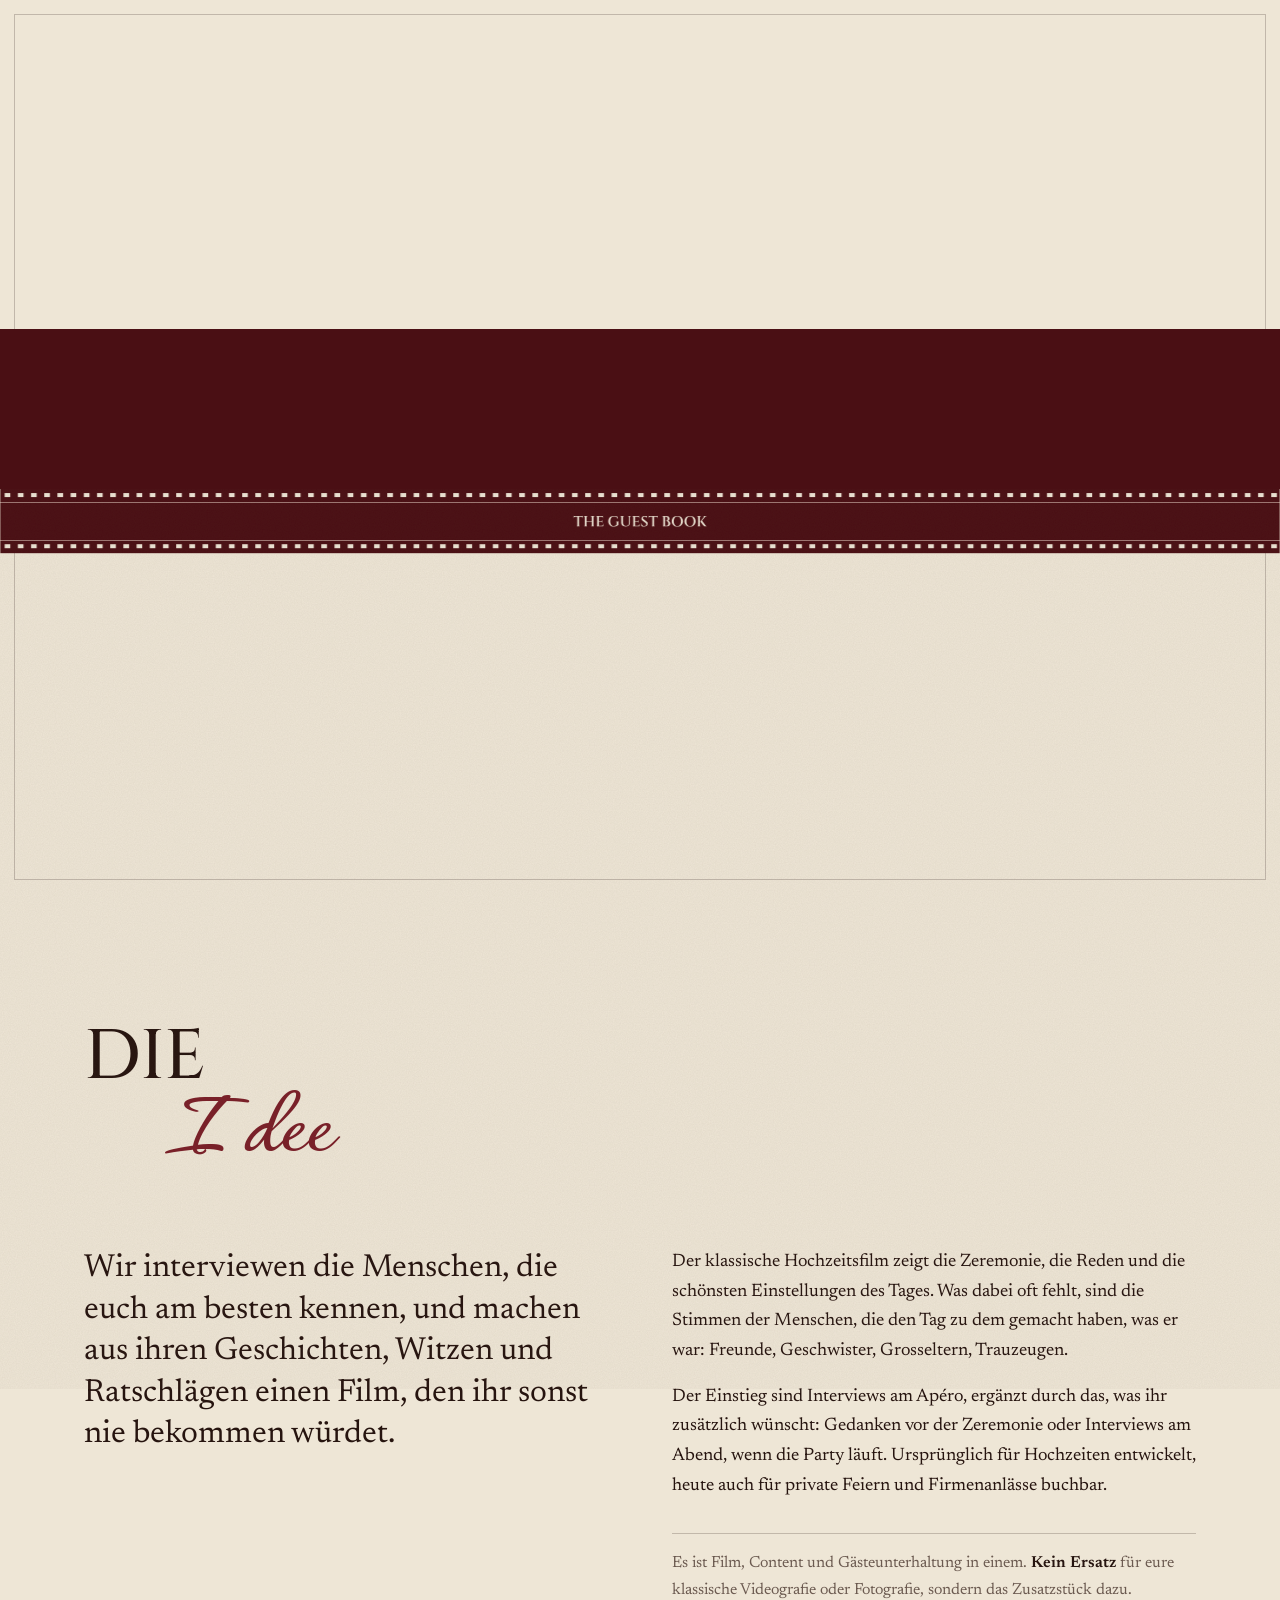
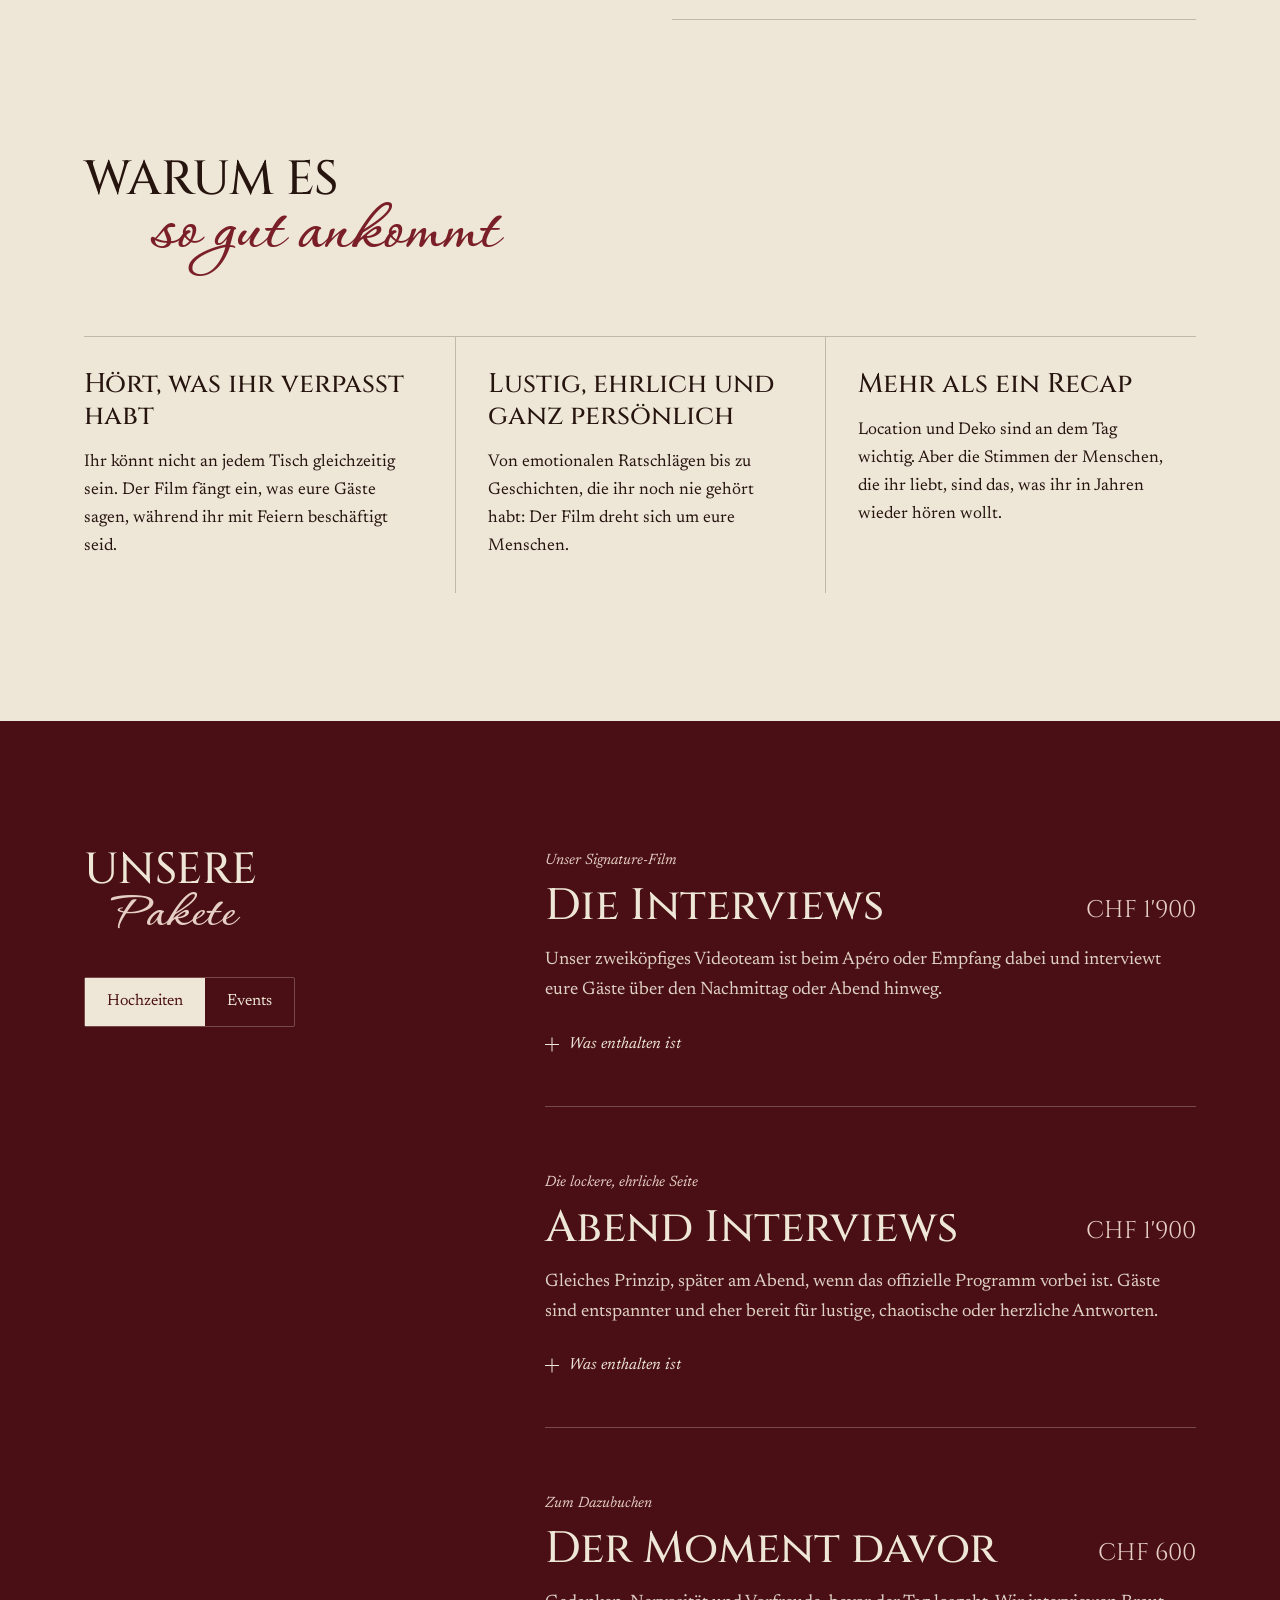
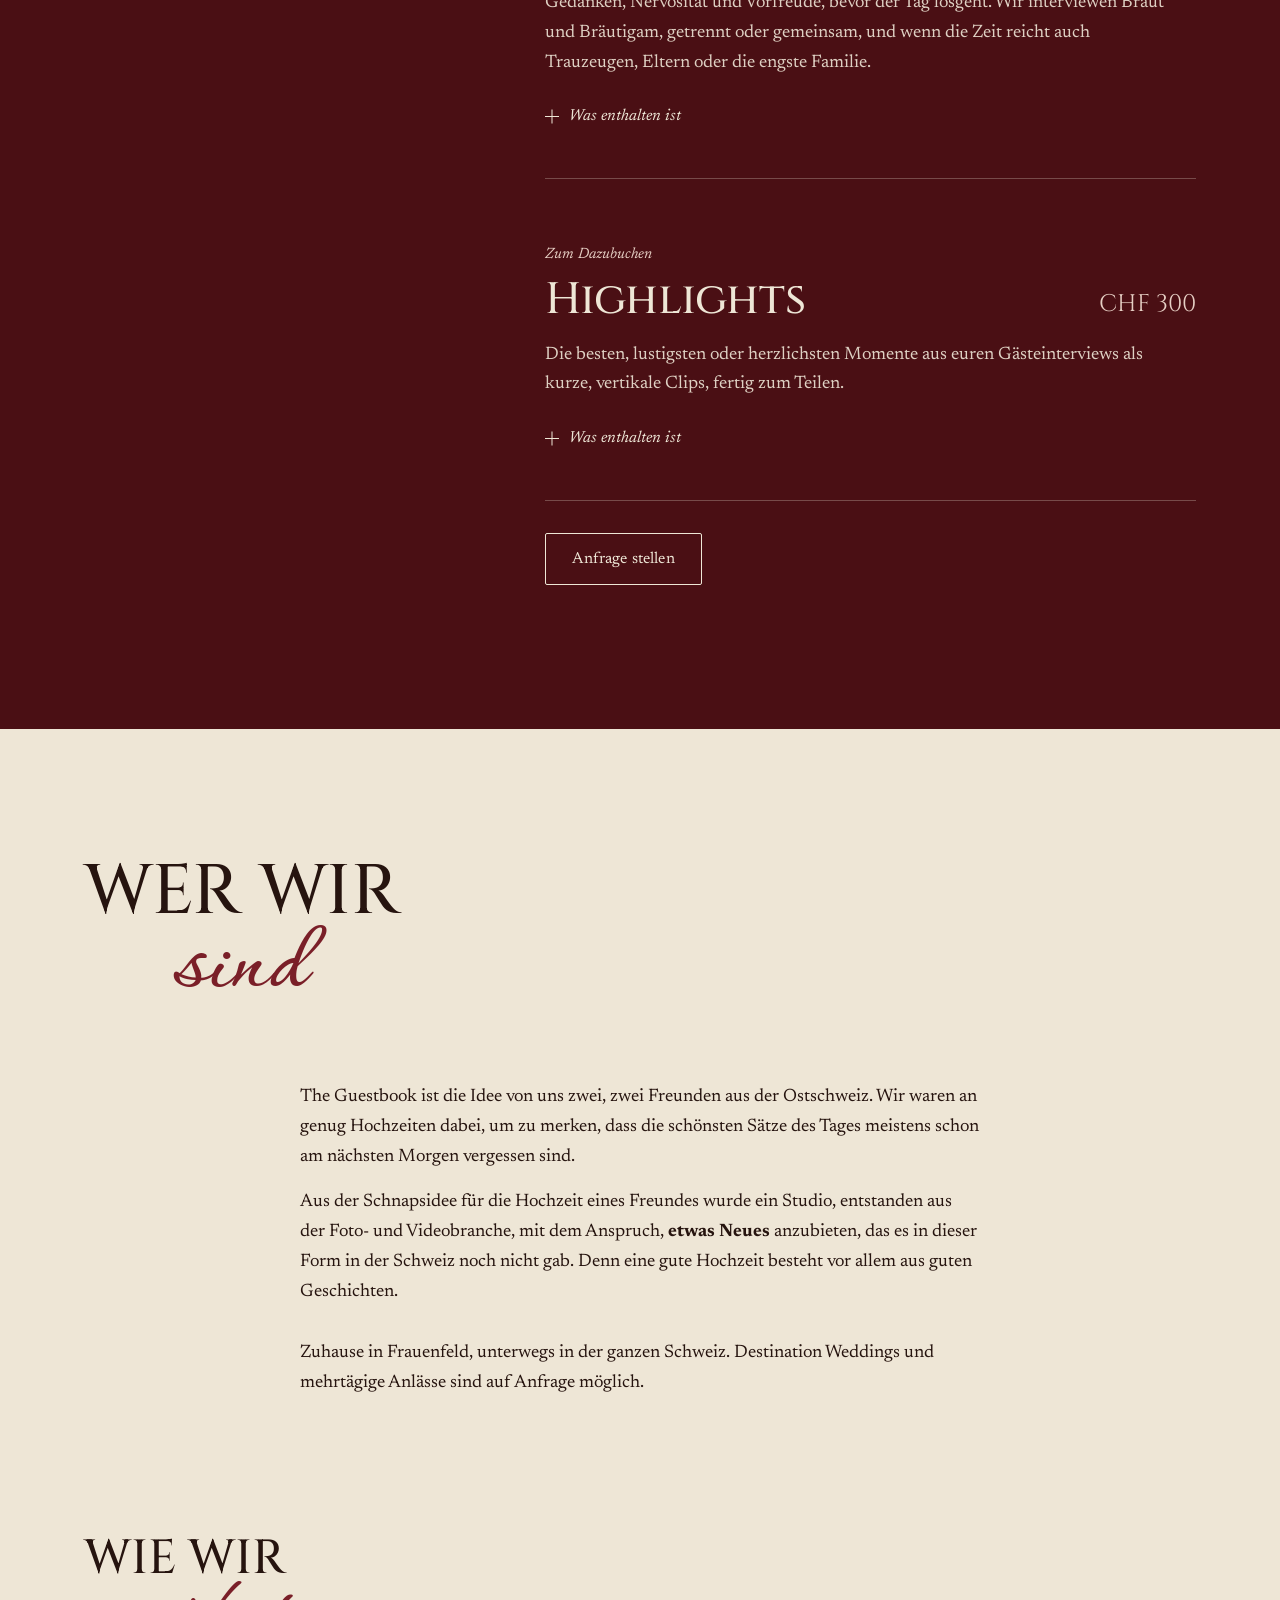
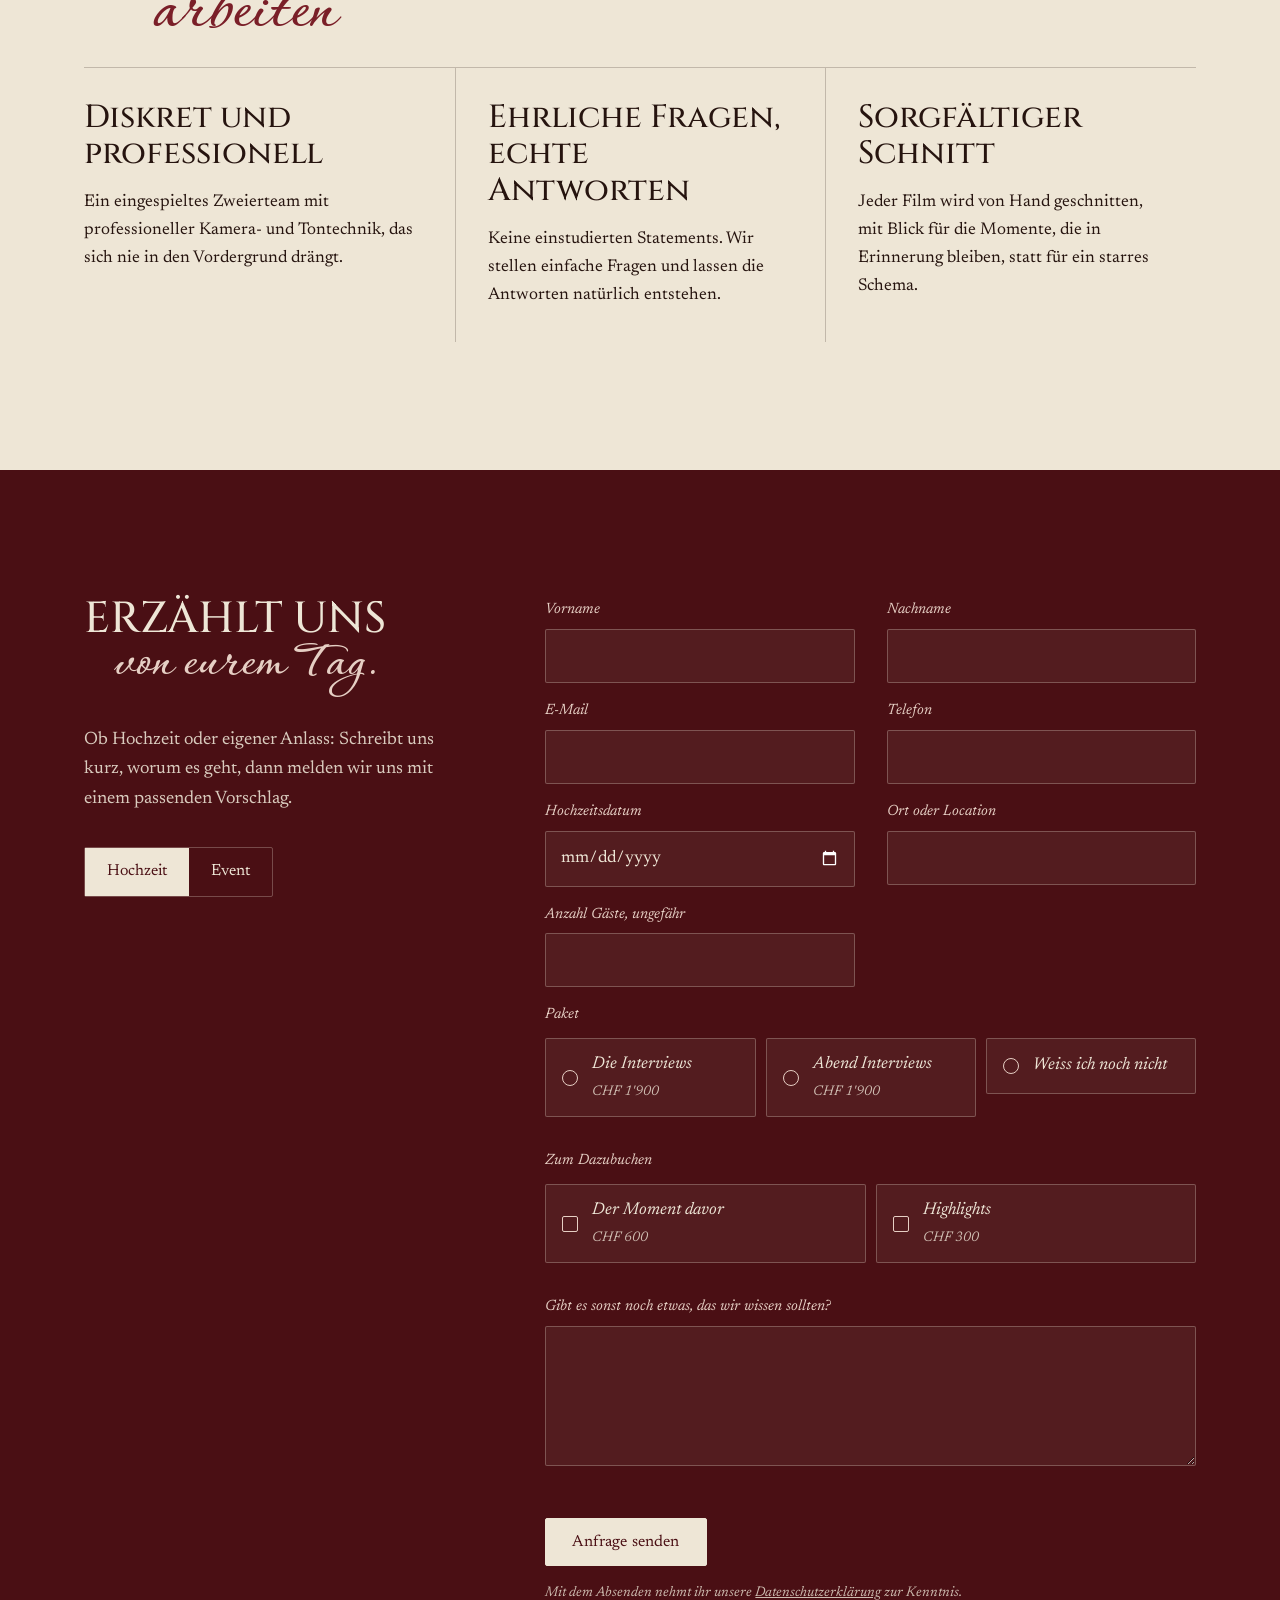
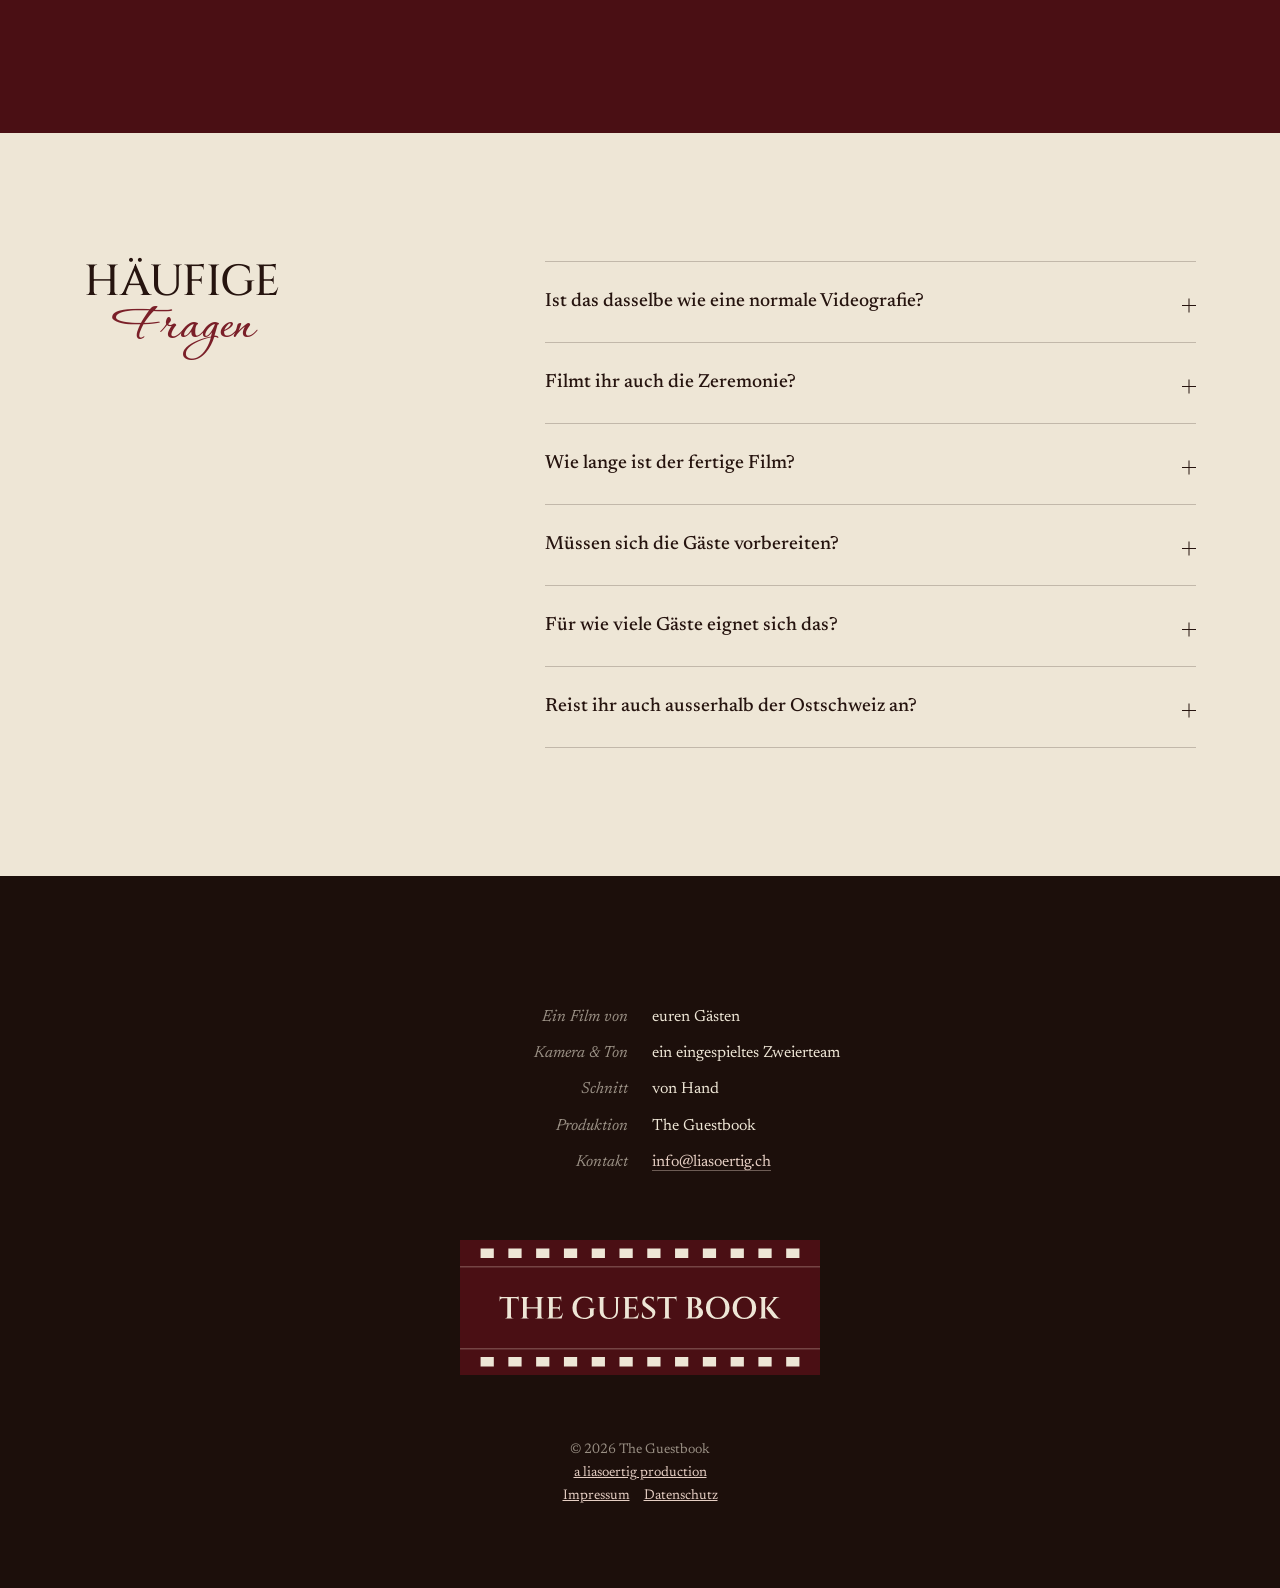
<file: kontakt.html>
<!doctype html>
<html lang="de-CH"><head><meta charset="utf-8">
<title>The Guestbook</title>
<meta http-equiv="refresh" content="0; url=index.html#kontakt">
<link rel="canonical" href="https://theguestbook.ch/#kontakt">
</head><body><p><a href="index.html#kontakt">Weiter zu The Guestbook</a></p></body></html>
</file>
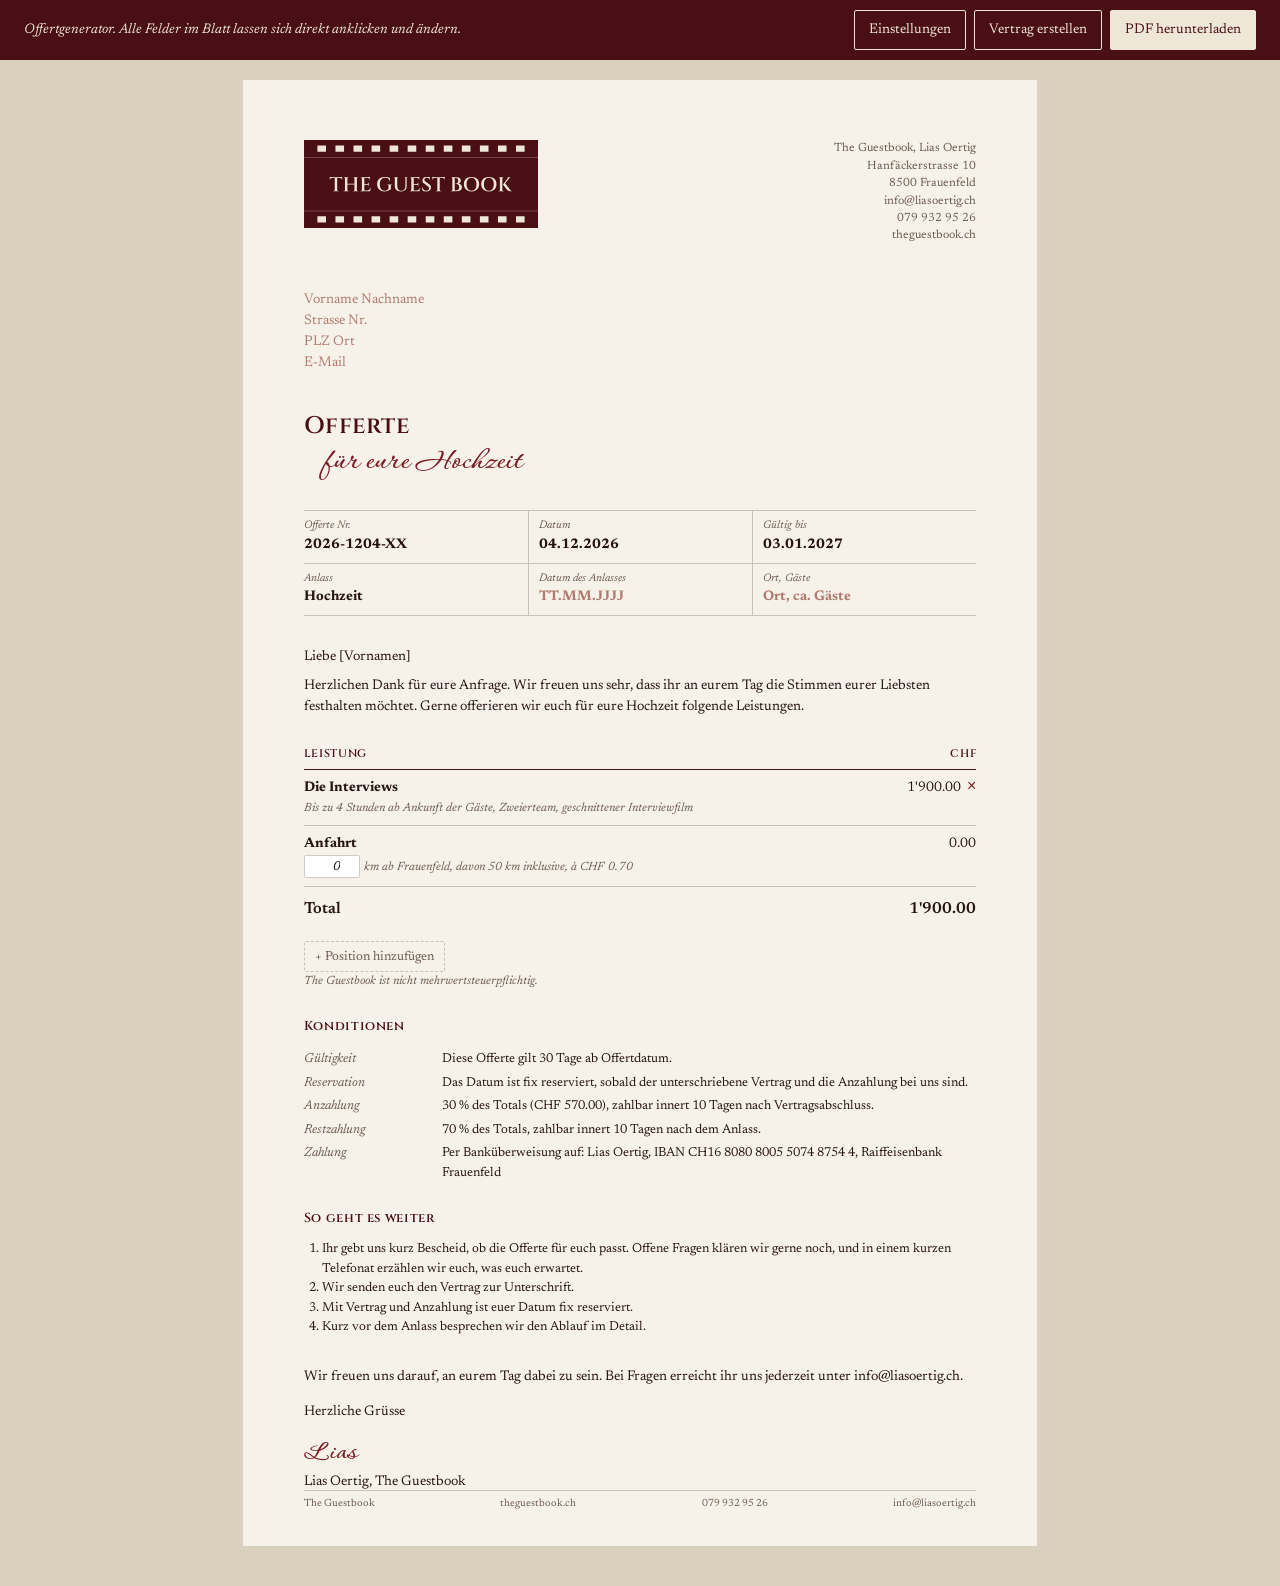
<file: offerte.html>
<!doctype html>
<html lang="de-CH">
<head>
<meta charset="utf-8">
<meta name="viewport" content="width=device-width, initial-scale=1">
<meta name="robots" content="noindex, nofollow">
<title>Offerte | The Guestbook</title>
<link rel="icon" href="/favicon.svg" type="image/svg+xml">
<link rel="icon" href="/favicon-32.png" type="image/png" sizes="32x32">
<link rel="apple-touch-icon" href="/apple-touch-icon.png">
<link rel="manifest" href="/site.webmanifest">
<style>
@font-face{font-family:"Cinzel";src:url("/fonts/cinzel.woff2") format("woff2");font-weight:400 900;font-display:swap}
@font-face{font-family:"Corinthia";src:url("/fonts/corinthia-bold.woff2") format("woff2");font-weight:700;font-display:swap}
@font-face{font-family:"Newsreader";src:url("/fonts/newsreader.woff2") format("woff2");font-weight:300 700;font-style:normal;font-display:swap}
@font-face{font-family:"Newsreader";src:url("/fonts/newsreader-italic.woff2") format("woff2");font-weight:300 700;font-style:italic;font-display:swap}
:root{--bordeaux:#4A0F14;--wein:#7A1F28;--papier:#EEE6D6;--papier-hell:#F7F2E9;--tinte:#26140F;--muted:#6B5A50;--hair:rgba(38,20,15,.22)}
*{box-sizing:border-box}
html{background:#D9D0BE}
body{margin:0;font-family:"Newsreader",Georgia,serif;color:var(--tinte);font-size:14px;line-height:1.5;-webkit-font-smoothing:antialiased}
.leiste{position:sticky;top:0;z-index:5;background:var(--bordeaux);color:var(--papier);display:flex;flex-wrap:wrap;gap:10px 16px;align-items:center;justify-content:space-between;padding:10px clamp(12px,3vw,24px)}
.leiste p{margin:0;font-style:italic;font-size:14px}
.leiste .knoepfe{display:flex;gap:8px;flex-wrap:wrap}
.leiste button{font:inherit;font-size:14px;padding:8px 14px;border-radius:2px;border:1px solid var(--papier);background:transparent;color:var(--papier);cursor:pointer;min-height:40px}
.leiste button.voll{background:var(--papier);color:var(--bordeaux)}
.einst{background:var(--papier-hell);border-bottom:1px solid var(--hair);padding:14px clamp(12px,3vw,24px);display:none}
.einst.offen{display:block}
.einst-raster{display:grid;grid-template-columns:repeat(auto-fit,minmax(220px,1fr));gap:10px 16px;max-width:900px}
.einst label{display:block;font-size:12px;font-style:italic;color:var(--muted);margin-bottom:3px}
.einst input,.einst textarea{width:100%;font:inherit;font-size:14px;padding:7px 9px;border:1px solid var(--hair);border-radius:2px;background:#fff;color:var(--tinte)}
.einst small{display:block;margin-top:8px;color:var(--muted);font-style:italic}
.blatt{width:210mm;max-width:100%;min-height:297mm;margin:20px auto 40px;background:var(--papier-hell);padding:16mm 16mm 14mm;position:relative}
.kopf{display:flex;justify-content:space-between;align-items:flex-start;gap:20px;margin-bottom:12mm}
.kopf img{width:62mm;height:auto;display:block}
.absender{font-size:12px;text-align:right;color:var(--muted);line-height:1.45}
.empf{margin-bottom:9mm;min-height:22mm}
h1{font-family:"Cinzel",Georgia,serif;font-weight:600;font-size:24px;letter-spacing:.02em;margin:0;color:var(--bordeaux)}
.skript{font-family:"Corinthia",cursive;font-weight:700;font-size:34px;color:var(--wein);line-height:1;margin:2px 0 8mm 18px}
.meta{display:grid;grid-template-columns:repeat(3,1fr);gap:0;border-top:1px solid var(--hair);border-bottom:1px solid var(--hair);margin-bottom:8mm}
.meta div{padding:7px 10px 7px 0}
.meta div+div{padding-left:10px;border-left:1px solid var(--hair)}
.meta div:nth-child(3n+1){padding-left:0;border-left:0}
.meta div:nth-child(n+4){border-top:1px solid var(--hair)}
.meta span{display:block;font-size:11px;font-style:italic;color:var(--muted)}
.text p{margin:0 0 8px}
table{width:100%;border-collapse:collapse;margin:6mm 0 3mm}
th{font-family:"Cinzel",Georgia,serif;font-weight:600;font-size:11px;letter-spacing:.06em;text-transform:uppercase;text-align:left;color:var(--bordeaux);border-bottom:1.5px solid var(--bordeaux);padding:6px 6px 6px 0}
td{border-bottom:1px solid var(--hair);padding:8px 6px 8px 0;vertical-align:top}
td.betrag,th.betrag{text-align:right;white-space:nowrap;padding-right:0}
td .bes{display:block;font-size:12px;color:var(--muted);font-style:italic}
tr.total td{border-bottom:0;border-top:1.5px solid var(--bordeaux);font-weight:600;font-size:16px;padding-top:10px}
.km{display:inline-flex;gap:4px;align-items:baseline;flex-wrap:wrap}
.km input{width:56px;font:inherit;font-size:13px;padding:1px 4px;border:1px solid var(--hair);border-radius:2px;background:#fff;text-align:right}
.loeschen{border:0;background:none;color:var(--wein);cursor:pointer;font-size:16px;line-height:1;padding:0 0 0 6px}
.zeile-neu{font:inherit;font-size:13px;border:1px dashed var(--hair);background:transparent;color:var(--muted);padding:5px 10px;border-radius:2px;cursor:pointer}
.mwst{font-size:12px;color:var(--muted);font-style:italic;margin:0 0 7mm}
h2{font-family:"Cinzel",Georgia,serif;font-weight:600;font-size:13px;letter-spacing:.05em;color:var(--bordeaux);margin:7mm 0 3mm}
.kond{display:grid;grid-template-columns:34mm 1fr;gap:4px 10px;font-size:13px}
.kond dt{font-style:italic;color:var(--muted)}
.kond dd{margin:0}
.schritte{margin:0;padding-left:18px;font-size:13px}
.gruss{margin-top:8mm}
.gruss .name{font-family:"Corinthia",cursive;font-weight:700;font-size:30px;color:var(--wein);line-height:1;margin:4mm 0 1mm}
.fuss{position:absolute;left:16mm;right:16mm;bottom:9mm;display:flex;justify-content:space-between;font-size:10.5px;color:var(--muted);border-top:1px solid var(--hair);padding-top:5px}
[contenteditable]{outline:none;border-radius:2px;transition:background .15s}
[contenteditable]:hover,[contenteditable]:focus{background:rgba(122,31,40,.07)}
.leer:empty::before,.platz{color:#B07A70}
.leer:empty::before{content:attr(data-platz)}
@media screen and (max-width:820px){.blatt{padding:10mm 7mm 22mm;min-height:auto}.kopf{flex-direction:column}.absender{text-align:left}.meta{grid-template-columns:1fr}.meta div+div{padding-left:0;border-left:0;border-top:1px solid var(--hair)}.kond{grid-template-columns:1fr}.fuss{position:static;margin-top:10mm}}
@page{size:A4 portrait;margin:0}
@media print{
  html,body{width:auto!important;background:#F7F2E9!important}
  .blatt{width:auto!important;max-width:none!important;min-height:0!important;margin:0!important}
  .fuss{position:static!important;margin-top:4mm}
  .blatt{padding-bottom:7mm!important}
  html,body{background:none}
  .leiste,.einst,.zeile-neu,.loeschen,.nur-bild{display:none!important}
  .blatt{margin:0;width:210mm;min-height:297mm;box-shadow:none}
  .km input{display:none}
  .km-druck{display:inline!important}
  [contenteditable]:hover,[contenteditable]:focus{background:none}
  .leer:empty::before{content:""}
  *{-webkit-print-color-adjust:exact;print-color-adjust:exact}
  body{font-size:12.5px;line-height:1.42}
  .blatt{padding:13mm 16mm 18mm}
  .kopf{margin-bottom:7mm}.kopf img{width:54mm}
  .empf{min-height:0;margin-bottom:6mm}.empf .leer:empty{display:none}
  h1{font-size:21px}.skript{font-size:28px;margin-bottom:5mm}
  .meta{margin-bottom:5mm}.meta div{padding-top:4px;padding-bottom:4px}
  table{margin:3mm 0 2mm}td{padding:5px 6px 5px 0}td .bes{font-size:11px}
  tr.total td{font-size:14px;padding-top:7px}
  .mwst{margin-bottom:4mm}
  h2{margin:4mm 0 2mm;font-size:12px}
  .kond,.schritte{font-size:12px}
  .gruss{margin-top:5mm}.gruss .name{font-size:26px;margin:2mm 0 1mm}
  .text p{margin-bottom:5px}
  .kopf{margin-bottom:5mm}.kopf img{width:48mm}.absender{font-size:10.5px}
  .skript{font-size:24px;margin-bottom:3mm}
  .schritte li,.kond dd,.kond dt{line-height:1.35}
  .gruss p{margin:0 0 3px}.gruss .name{font-size:22px;margin:1mm 0 0}
  .blatt{padding-bottom:16mm}.fuss{bottom:7mm}
}
</style>
</head>
<body>
<div class="leiste">
  <p>Offertgenerator. Alle Felder im Blatt lassen sich direkt anklicken und ändern.</p>
  <div class="knoepfe">
    <button type="button" id="b-einst">Einstellungen</button>
    <button type="button" id="b-vertrag">Vertrag erstellen</button>
    <button type="button" class="voll" id="b-druck">PDF herunterladen</button>
  </div>
</div>
<div class="einst" id="einst">
  <div class="einst-raster">
    <div><label for="e-adresse">Deine Adresse (zwei Zeilen)</label><textarea id="e-adresse" rows="2"></textarea></div>
    <div><label for="e-km">Kilometerpauschale in CHF pro km</label><input id="e-km" type="number" step="0.05" min="0"></div>
    <div><label for="e-anz">Anzahlung in Prozent</label><input id="e-anz" type="number" step="5" min="0" max="100"></div>
    <div><label for="e-konto">Kontoinhaber, IBAN, Bank</label><textarea id="e-konto" rows="2"></textarea></div>
    <div><label for="e-mwst">Hinweis Mehrwertsteuer</label><input id="e-mwst"></div>
  </div>
  <small>Wird nur in diesem Browser gespeichert und gilt für alle künftigen Offerten.</small>
</div>

<article class="blatt" id="blatt">
  <header class="kopf">
    <img src="/logo-filmstreifen.svg" alt="The Guestbook">
    <div class="absender">The Guestbook, Lias Oertig<br><span id="v-adresse"></span><br>info@liasoertig.ch<br>079 932 95 26<br>theguestbook.ch</div>
  </header>

  <div class="empf">
    <div contenteditable="true" class="leer" data-platz="Vorname Nachname" id="v-name"></div>
    <div contenteditable="true" class="leer" data-platz="Strasse Nr." id="v-strasse"></div>
    <div contenteditable="true" class="leer" data-platz="PLZ Ort" id="v-ort-empf"></div>
    <div contenteditable="true" class="leer" data-platz="E-Mail" id="v-mail"></div>
  </div>

  <h1>Offerte</h1>
  <p class="skript" id="v-anlass-titel">für eure Hochzeit</p>

  <div class="meta">
    <div><span>Offerte Nr.</span><b contenteditable="true" id="v-nr"></b></div>
    <div><span>Datum</span><b contenteditable="true" id="v-datum"></b></div>
    <div><span>Gültig bis</span><b contenteditable="true" id="v-gueltig"></b></div>
    <div><span>Anlass</span><b contenteditable="true" id="v-anlass"></b></div>
    <div><span>Datum des Anlasses</span><b contenteditable="true" class="leer" data-platz="TT.MM.JJJJ" id="v-anlassdatum"></b></div>
    <div><span>Ort, Gäste</span><b contenteditable="true" class="leer" data-platz="Ort, ca. Gäste" id="v-location"></b></div>
  </div>

  <div class="text">
    <p contenteditable="true" id="v-anrede"></p>
    <p contenteditable="true" id="v-einleitung"></p>
  </div>

  <table>
    <thead><tr><th>Leistung</th><th class="betrag">CHF</th></tr></thead>
    <tbody id="posten"></tbody>
    <tfoot><tr class="total"><td>Total</td><td class="betrag" id="v-total"></td></tr></tfoot>
  </table>
  <button type="button" class="zeile-neu" id="b-zeile">+ Position hinzufügen</button>
  <p class="mwst" id="v-mwst"></p>

  <h2>Konditionen</h2>
  <dl class="kond">
    <dt>Gültigkeit</dt><dd>Diese Offerte gilt 30 Tage ab Offertdatum.</dd>
    <dt>Reservation</dt><dd>Das Datum ist fix reserviert, sobald der unterschriebene Vertrag und die Anzahlung bei uns sind.</dd>
    <dt>Anzahlung</dt><dd><span id="v-anz"></span> % des Totals (CHF <span id="v-anz-chf"></span>), zahlbar innert 10 Tagen nach Vertragsabschluss.</dd>
    <dt>Restzahlung</dt><dd><span id="v-rest"></span> % des Totals, zahlbar innert 10 Tagen nach dem Anlass.</dd>
    <dt>Zahlung</dt><dd id="v-konto"></dd>
  </dl>

  <h2>So geht es weiter</h2>
  <ol class="schritte">
    <li>Ihr gebt uns kurz Bescheid, ob die Offerte für euch passt. Offene Fragen klären wir gerne noch, und in einem kurzen Telefonat erzählen wir euch, was euch erwartet.</li>
    <li>Wir senden euch den Vertrag zur Unterschrift.</li>
    <li>Mit Vertrag und Anzahlung ist euer Datum fix reserviert.</li>
    <li>Kurz vor dem Anlass besprechen wir den Ablauf im Detail.</li>
  </ol>

  <div class="gruss">
    <p contenteditable="true" id="v-gruss">Wir freuen uns darauf, an eurem Tag dabei zu sein. Bei Fragen erreicht ihr uns jederzeit unter info@liasoertig.ch.</p>
    <p style="margin:0">Herzliche Grüsse</p>
    <p class="name">Lias</p>
    <p style="margin:0">Lias Oertig, The Guestbook</p>
  </div>

  <footer class="fuss"><span>The Guestbook</span><span>theguestbook.ch</span><span>079 932 95 26</span><span>info@liasoertig.ch</span></footer>
</article>

<script src="/pdf-download.js"></script>
<script>
(function(){
  var PAKETE={
    'Die Interviews':[1900,'Bis zu 4 Stunden ab Ankunft der Gäste, Zweierteam, geschnittener Interviewfilm'],
    'Abend Interviews':[1900,'Ab ca. 21 Uhr, Zweierteam, geschnittener Film'],
    'Der Moment davor':[600,'Bis zu 1 Stunde vor der Zeremonie, Teil eures Films'],
    'Privates Event':[1900,'Zweierteam, vereinbartes Zeitfenster, geschnittener Gästefilm'],
    'Firmen Event':[1900,'Zweierteam, geschnittener Gästefilm, Nutzungsrecht für eure Kanäle'],
    'Highlights':[300,'5 vertikale Clips mit dezenten Untertiteln']
  };
  var STD={adresse:'Hanfäckerstrasse 10\n8500 Frauenfeld',km:'0.70',anz:'30',konto:'Lias Oertig, IBAN CH16 8080 8005 5074 8754 4, Raiffeisenbank Frauenfeld',mwst:'The Guestbook ist nicht mehrwertsteuerpflichtig.'};
  var E={};
  function laden(){try{E=JSON.parse(localStorage.getItem('tgb-offerte-einst')||'{}');}catch(e){E={};}for(var k in STD)if(E[k]==null)E[k]=STD[k];}
  function speichern(){try{localStorage.setItem('tgb-offerte-einst',JSON.stringify(E));}catch(e){}}
  laden();
  var D={};
  try{var h=decodeURIComponent(location.hash.slice(1));if(h)D=JSON.parse(h);}catch(e){D={};}
  function $(id){return document.getElementById(id);}
  function chf(n){return n.toFixed(2).replace(/\B(?=(\d{3})+(?!\d))/g,"'");}
  function datum(d){return ('0'+d.getDate()).slice(-2)+'.'+('0'+(d.getMonth()+1)).slice(-2)+'.'+d.getFullYear();}
  function iso2ch(s){var m=/^(\d{4})-(\d{2})-(\d{2})$/.exec(s||'');return m?m[3]+'.'+m[2]+'.'+m[1]:(s||'');}
  var heute=new Date(),bis=new Date(heute.getTime()+30*864e5);
  var ev=(D.anlass==='Event');
  var name=[D.vorname,D.nachname].filter(Boolean).join(' ');
  $('v-name').textContent=name;
  $('v-mail').textContent=D.email||'';
  var ini=((D.vorname||'X')[0]+(D.nachname||'X')[0]).toUpperCase();
  $('v-nr').textContent=heute.getFullYear()+'-'+('0'+(heute.getMonth()+1)).slice(-2)+('0'+heute.getDate()).slice(-2)+'-'+ini;
  $('v-datum').textContent=datum(heute);
  $('v-gueltig').textContent=datum(bis);
  var anlass=ev?(D.paket&&/Firmen/.test(D.paket)?'Firmen Event':(D.paket&&/Privat/.test(D.paket)?'Privates Event':'Event')):'Hochzeit';
  $('v-anlass').textContent=anlass+(D.anlass_oder_firma?', '+D.anlass_oder_firma:'');
  $('v-anlass-titel').textContent=ev?'für euren Anlass':'für eure Hochzeit';
  $('v-anlassdatum').textContent=iso2ch(D.datum);
  $('v-location').textContent=[D.ort,D.gaeste?'ca. '+D.gaeste+' Gäste':''].filter(Boolean).join(', ');
  $('v-anrede').textContent=D.vorname?('Liebe '+D.vorname):'Liebe [Vornamen]';
  $('v-einleitung').textContent='Herzlichen Dank für eure Anfrage. Wir freuen uns sehr, dass ihr an eurem Tag die Stimmen eurer Liebsten festhalten möchtet. Gerne offerieren wir euch für '+(ev?'euren Anlass':'eure Hochzeit')+(D.datum?' am '+iso2ch(D.datum):'')+(D.ort?' in '+D.ort:'')+' folgende Leistungen.';

  var tbody=$('posten');
  function zeile(titel,bes,betrag,art){
    var tr=document.createElement('tr');tr.dataset.art=art||'normal';
    var td1=document.createElement('td'),td2=document.createElement('td');td2.className='betrag';
    if(art==='km'){
      td1.innerHTML='<b>Anfahrt</b><span class="bes"><span class="km"><input type="number" min="0" step="1" class="km-in" value="0" aria-label="Kilometer ab Frauenfeld"><span class="km-druck" style="display:none"></span> km ab Frauenfeld, davon 50 km inklusive, à CHF <span class="km-satz"></span></span></span>';
      td2.innerHTML='<span class="km-betrag"></span>';
      td1.querySelector('.km-in').addEventListener('input',rechnen);
    }else{
      td1.innerHTML='<b contenteditable="true"></b><span class="bes" contenteditable="true"></span>';
      td1.querySelector('b').textContent=titel;td1.querySelector('.bes').textContent=bes;
      td2.innerHTML='<span contenteditable="true" class="betrag-wert"></span><button type="button" class="loeschen" aria-label="Position entfernen">×</button>';
      td2.querySelector('.betrag-wert').textContent=chf(betrag);
      td2.querySelector('.betrag-wert').addEventListener('input',rechnen);
      td2.querySelector('.betrag-wert').addEventListener('blur',function(e){var v=wert(e.target.textContent);e.target.textContent=chf(v);rechnen();});
      td2.querySelector('.loeschen').addEventListener('click',function(){tr.remove();rechnen();});
    }
    tr.appendChild(td1);tr.appendChild(td2);
    var kmTr=tbody.querySelector('tr[data-art="km"]');
    if(kmTr&&art!=='km')tbody.insertBefore(tr,kmTr);else tbody.appendChild(tr);
  }
  function wert(s){var v=parseFloat(String(s).replace(/'/g,'').replace(',','.'));return isNaN(v)?0:v;}
  var gewaehlt=[];
  if(D.paket&&PAKETE[D.paket])gewaehlt.push(D.paket);
  String(D.zusatz||'').split(',').map(function(x){return x.trim();}).forEach(function(z){if(PAKETE[z]&&gewaehlt.indexOf(z)<0)gewaehlt.push(z);});
  if(!gewaehlt.length)gewaehlt=ev?['Privates Event']:['Die Interviews'];
  zeile(null,null,null,'km');
  gewaehlt.forEach(function(p){zeile(p,PAKETE[p][1],PAKETE[p][0]);});
  $('b-zeile').addEventListener('click',function(){zeile('Weitere Leistung','Beschreibung',0);rechnen();});

  function rechnen(){
    var sum=0;
    tbody.querySelectorAll('.betrag-wert').forEach(function(s){sum+=wert(s.textContent);});
    var km=wert((tbody.querySelector('.km-in')||{}).value),satz=wert(E.km),kmBetrag=Math.max(0,km-50)*satz;
    var kmTr=tbody.querySelector('tr[data-art="km"]');
    if(kmTr){kmTr.querySelector('.km-satz').textContent=chf(satz);kmTr.querySelector('.km-druck').textContent=km;kmTr.querySelector('.km-betrag').textContent=chf(kmBetrag);kmTr.style.display='';}
    sum+=kmBetrag;
    $('v-total').textContent=chf(sum);
    var anz=wert(E.anz);$('v-anz').textContent=anz;$('v-rest').textContent=100-anz;$('v-anz-chf').textContent=chf(sum*anz/100);
  }
  function einstAnzeigen(){
    $('v-adresse').innerHTML='';E.adresse.split('\n').forEach(function(z,i){if(i)$('v-adresse').appendChild(document.createElement('br'));$('v-adresse').appendChild(document.createTextNode(z));});
    $('v-konto').textContent='Per Banküberweisung auf: '+E.konto;
    $('v-mwst').textContent=E.mwst;
    rechnen();
  }
  [['e-adresse','adresse'],['e-km','km'],['e-anz','anz'],['e-konto','konto'],['e-mwst','mwst']].forEach(function(p){
    var el=$(p[0]);el.value=E[p[1]];el.addEventListener('input',function(){E[p[1]]=el.value;speichern();einstAnzeigen();});
  });
  $('b-einst').addEventListener('click',function(){$('einst').classList.toggle('offen');});
  $('b-druck').addEventListener('click',function(){
    tgbPdf(this,$('blatt'),'Offerte '+$('v-nr').textContent+(name?' '+name:''),0,'#blatt{min-height:296.5mm!important}',{einseitig:true});
  });
  $('b-vertrag').addEventListener('click',function(){
    var V={};for(var k in D)V[k]=D[k];
    var n=$('v-name').textContent.trim().split(/\s+/);V.vorname=n.slice(0,-1).join(' ')||n[0]||'';V.nachname=n.length>1?n[n.length-1]:'';
    V.email=$('v-mail').textContent.trim();V.nr=$('v-nr').textContent.trim();
    V.adresse=[$('v-strasse').textContent.trim(),$('v-ort-empf').textContent.trim()].filter(Boolean).join(', ');
    V.posten=[];
    tbody.querySelectorAll('tr').forEach(function(tr){
      if(tr.dataset.art==='km'){var b=wert(tr.querySelector('.km-betrag').textContent);if(b>0)V.posten.push(['Anfahrt',b]);}
      else V.posten.push([tr.querySelector('b').textContent.trim(),wert(tr.querySelector('.betrag-wert').textContent)]);
    });
    window.open('/vertrag.html#'+encodeURIComponent(JSON.stringify(V)),'_blank');
  });
  einstAnzeigen();
})();
</script>
</body>
</html>
</file>
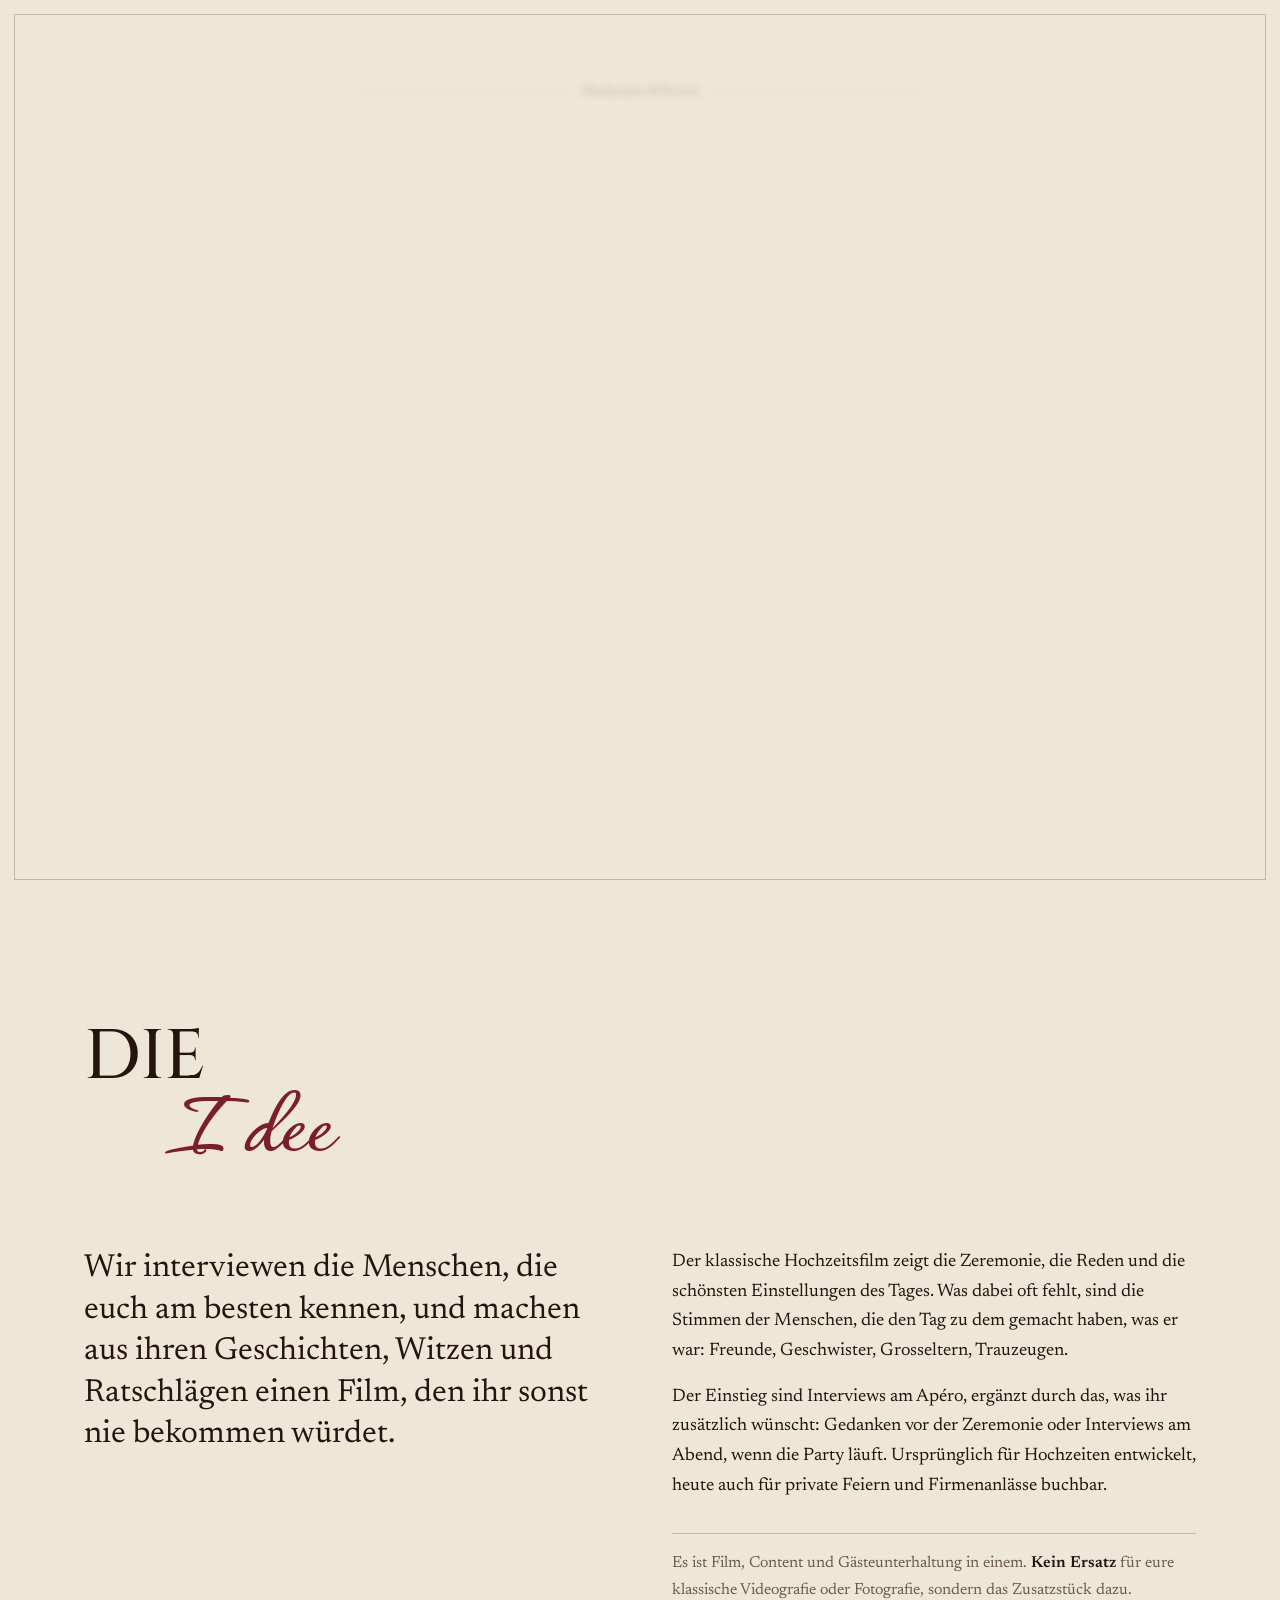
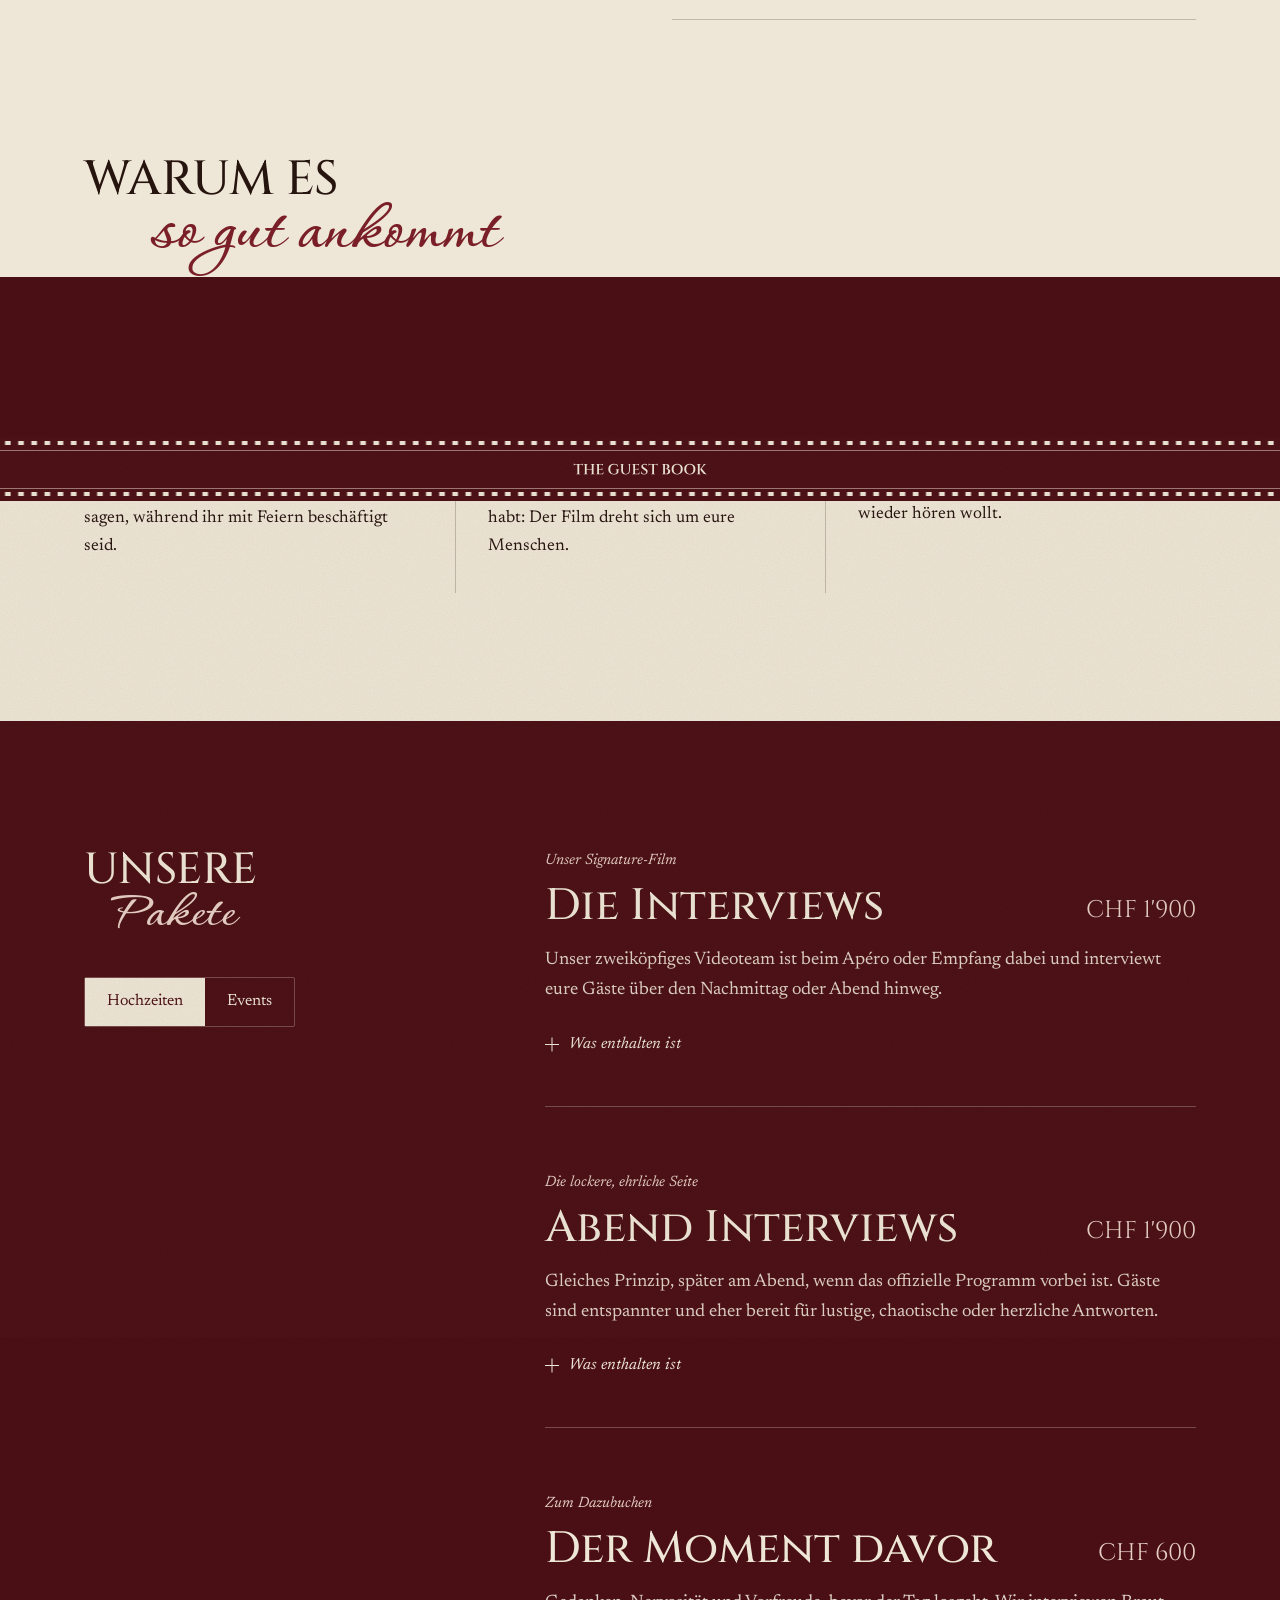
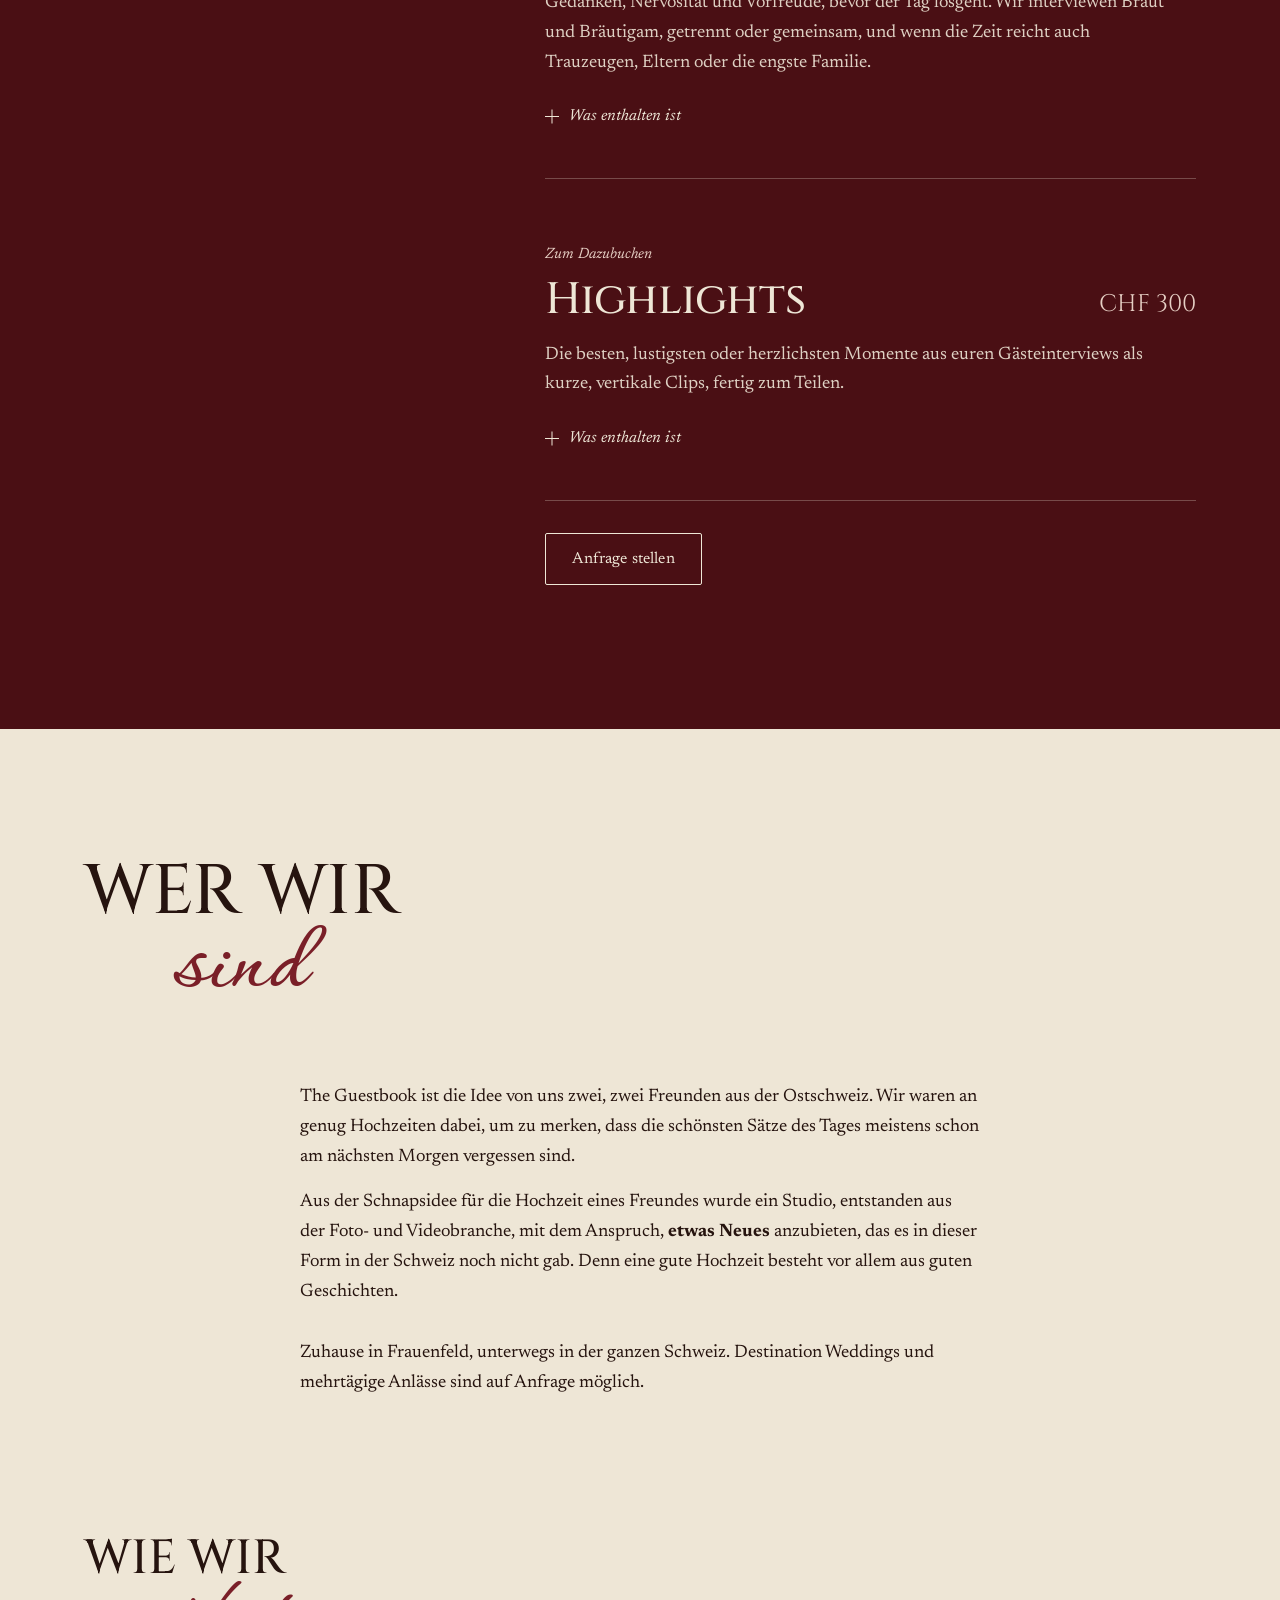
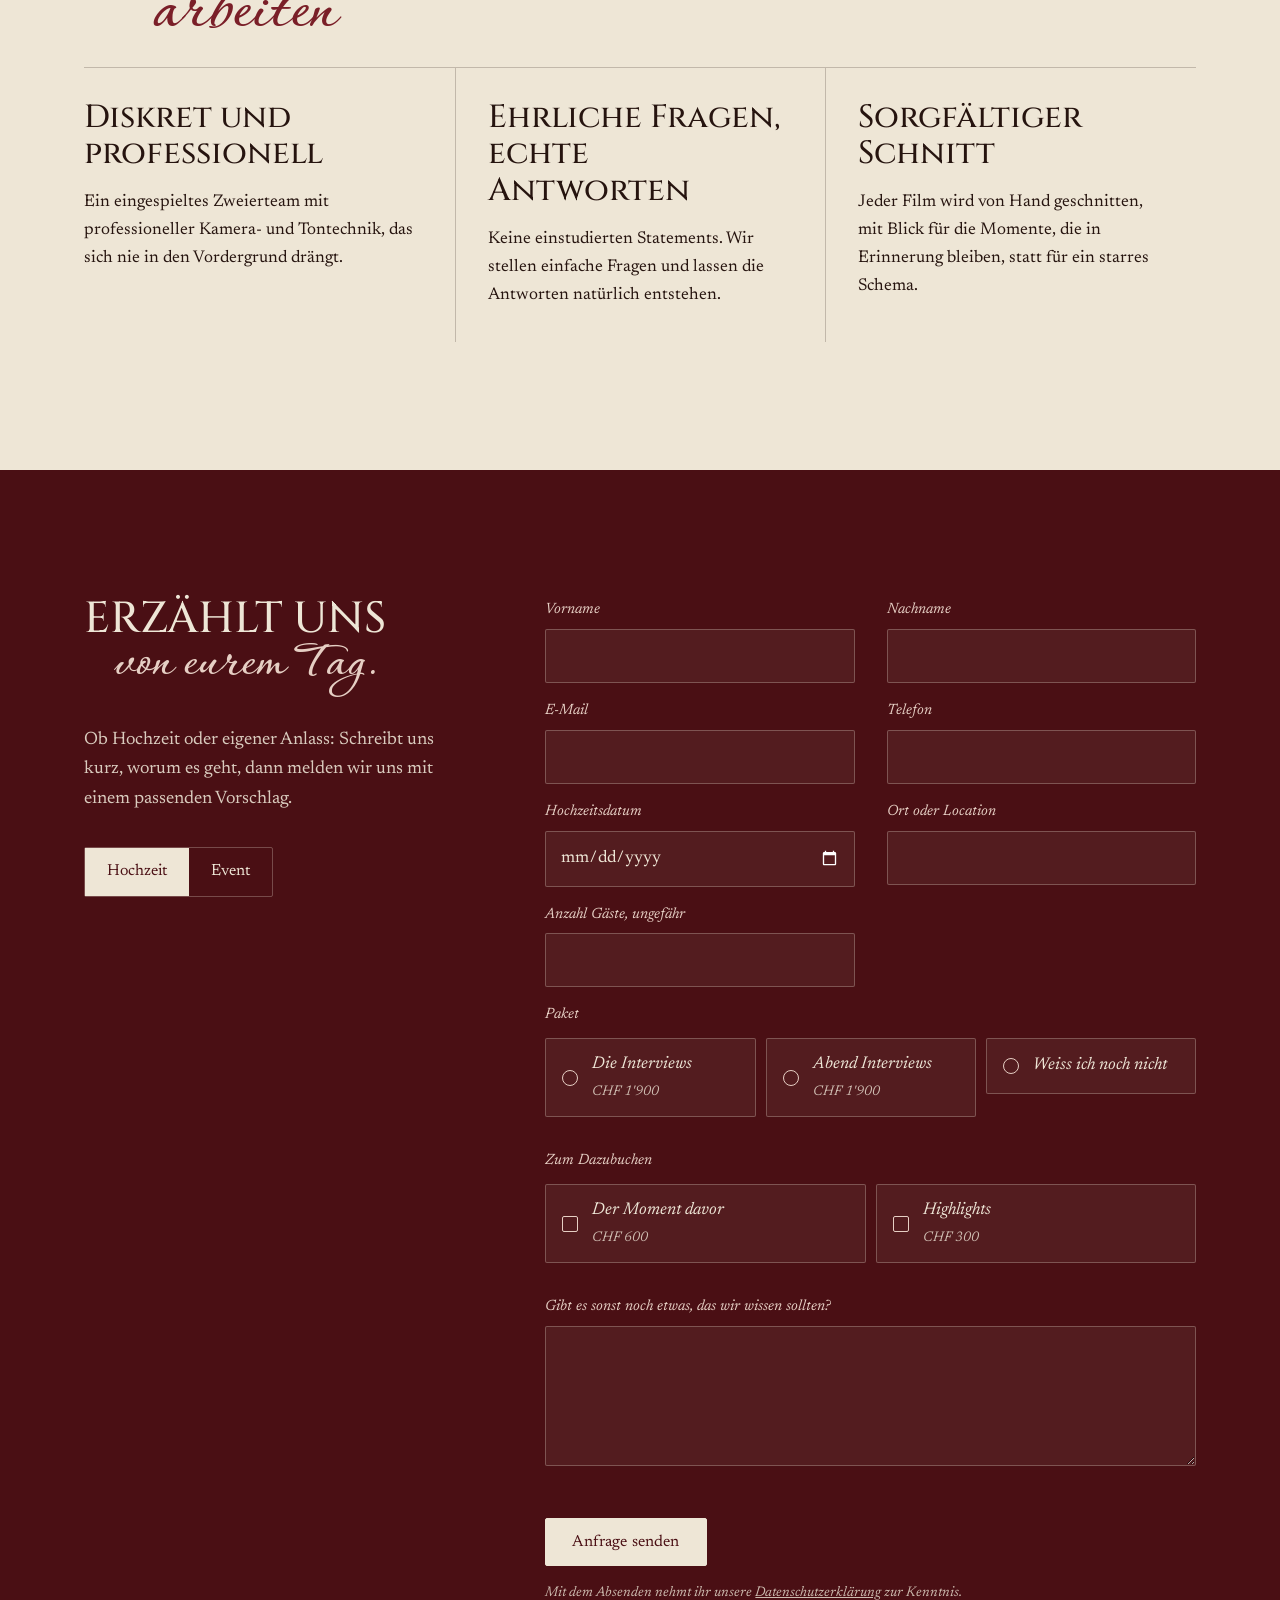
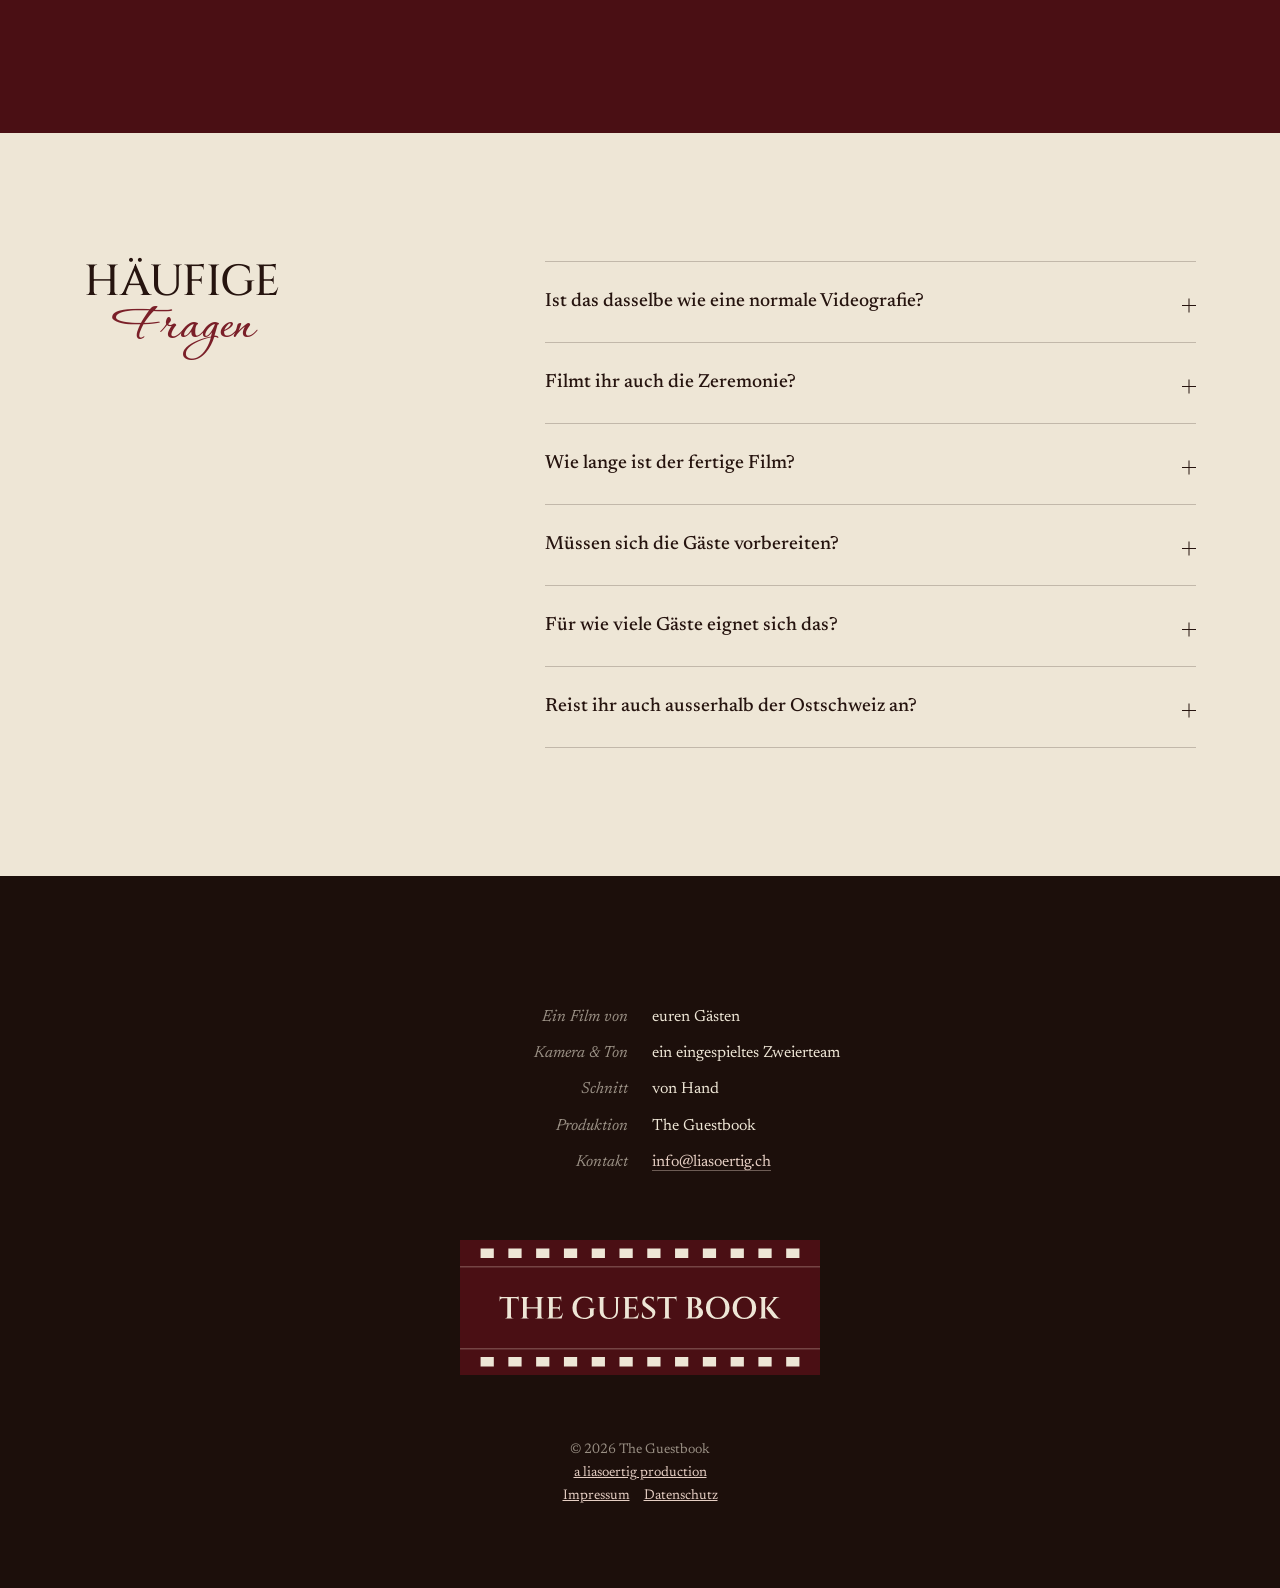
<file: pakete.html>
<!doctype html>
<html lang="de-CH"><head><meta charset="utf-8">
<title>Pakete und Preise | The Guestbook</title>
<meta http-equiv="refresh" content="0; url=index.html#pakete">
<link rel="canonical" href="https://theguestbook.ch/#pakete">
</head><body><p><a href="index.html#pakete">Weiter zu The Guestbook</a></p></body></html>
</file>
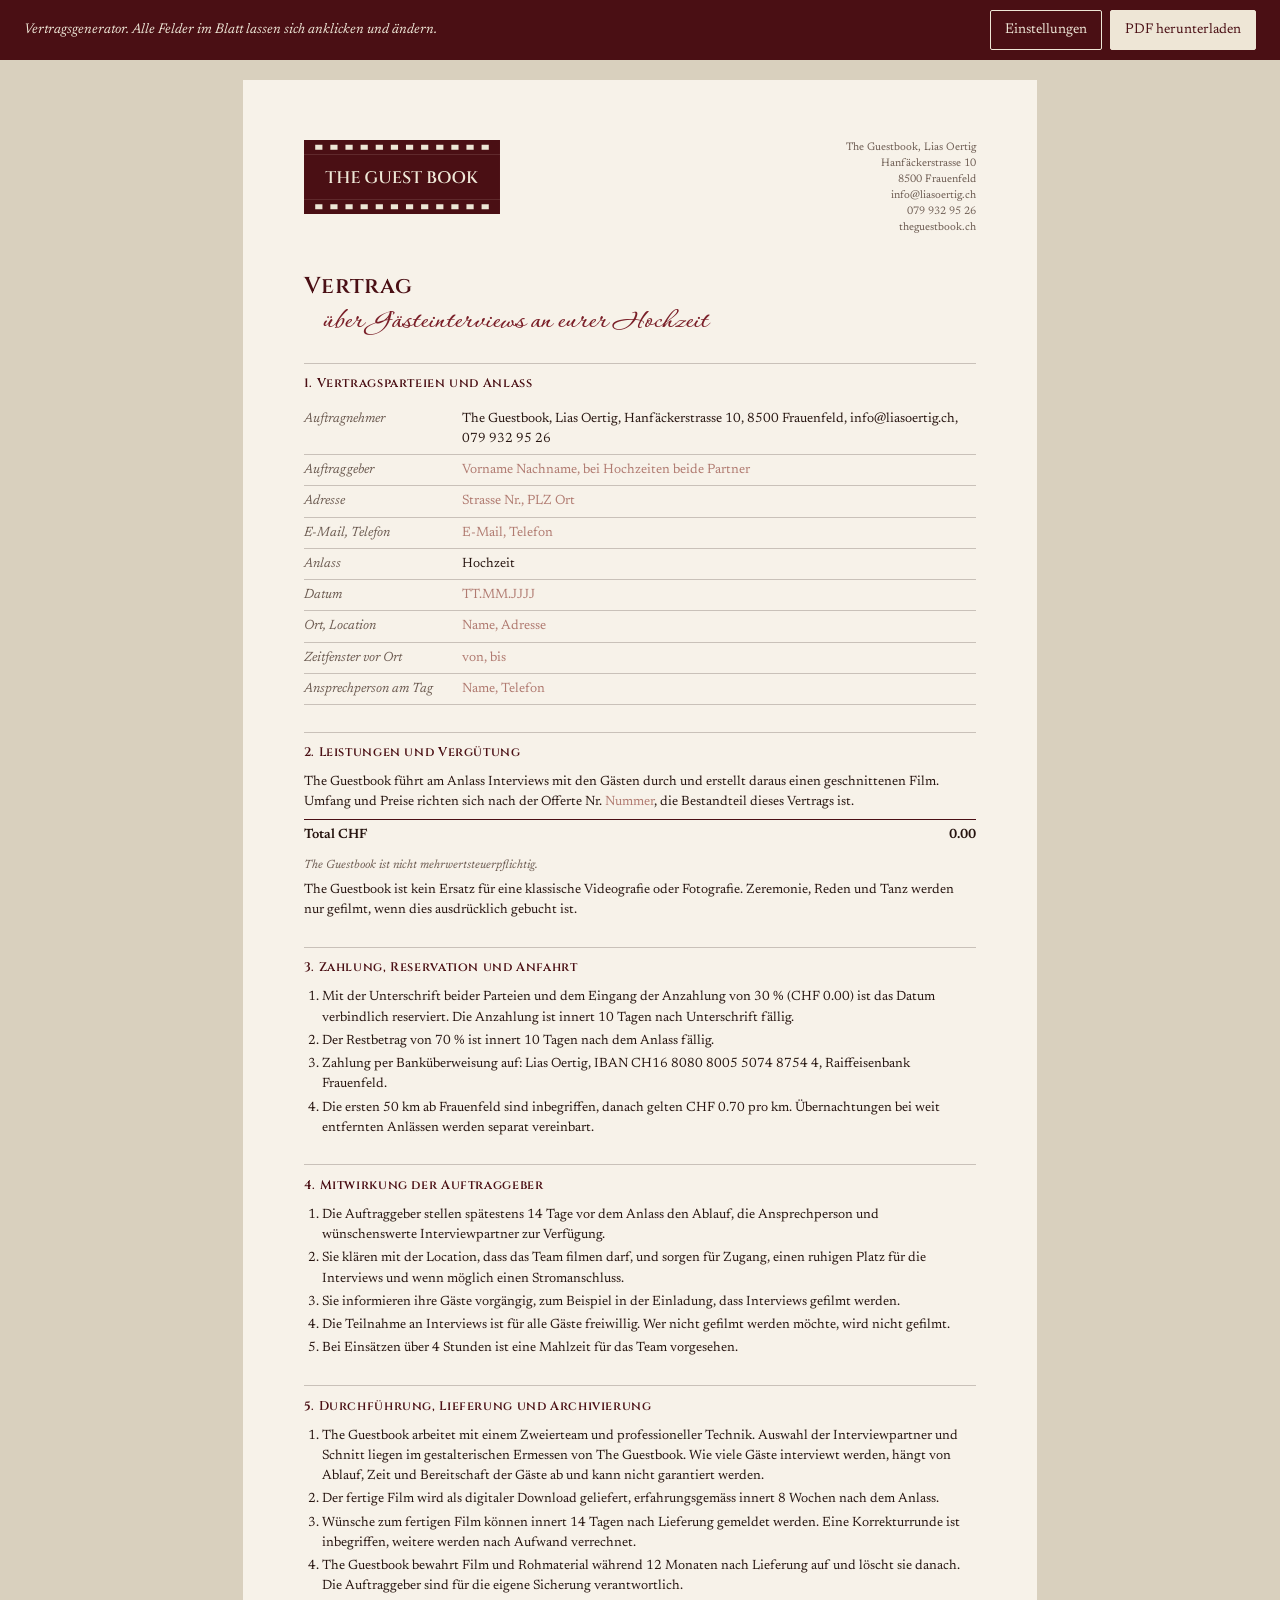
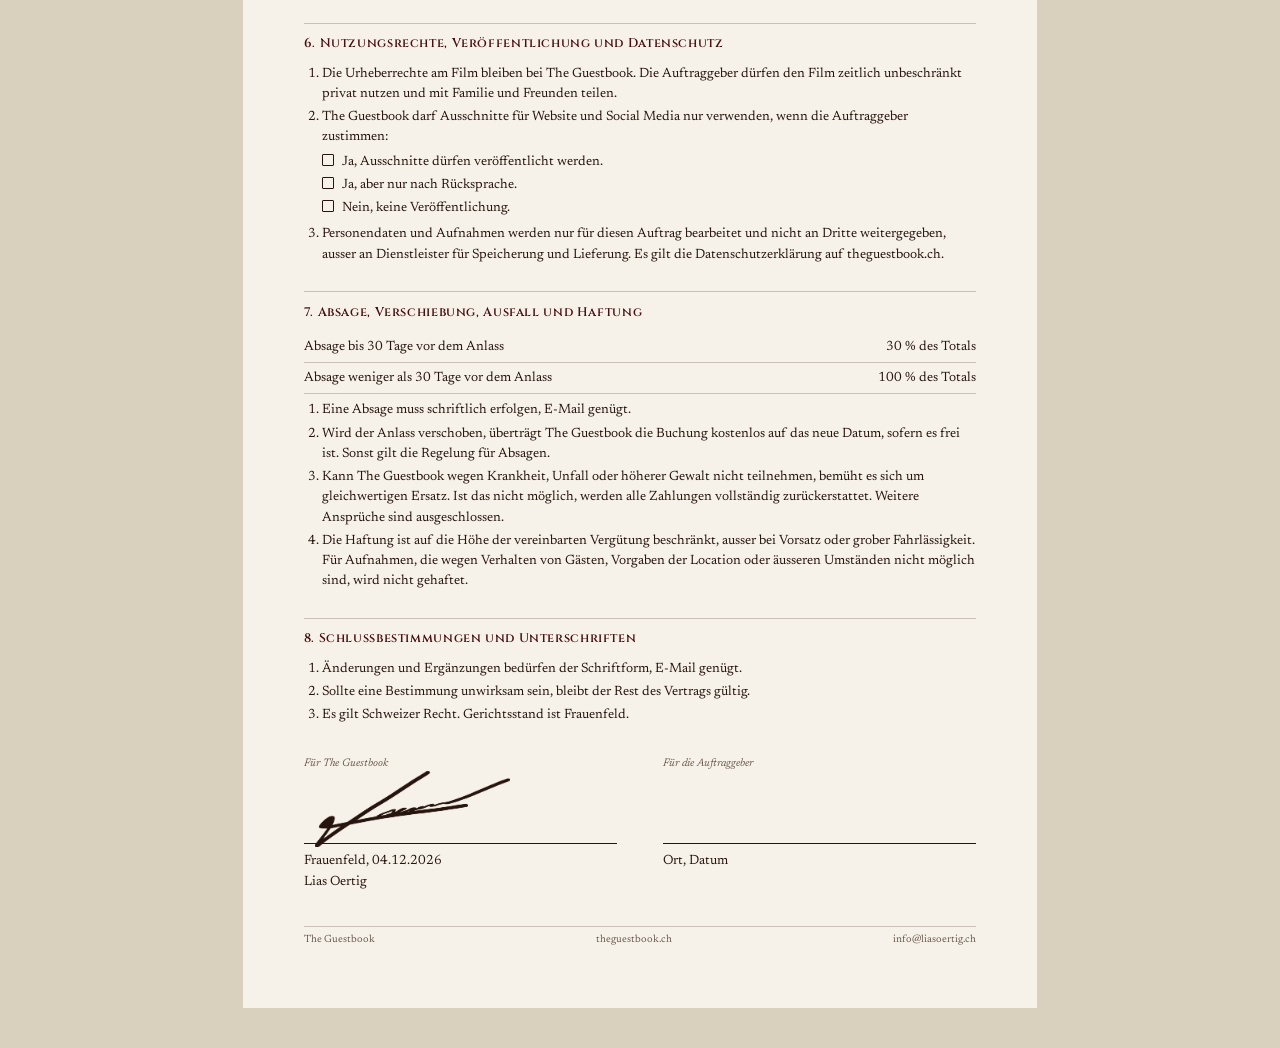
<file: vertrag.html>
<!doctype html>
<html lang="de-CH">
<head>
<meta charset="utf-8">
<meta name="viewport" content="width=device-width, initial-scale=1">
<meta name="robots" content="noindex, nofollow">
<title>Vertrag | The Guestbook</title>
<link rel="icon" href="/favicon.svg" type="image/svg+xml">
<link rel="icon" href="/favicon-32.png" type="image/png" sizes="32x32">
<link rel="apple-touch-icon" href="/apple-touch-icon.png">
<link rel="manifest" href="/site.webmanifest">
<style>
@font-face{font-family:"Cinzel";src:url("/fonts/cinzel.woff2") format("woff2");font-weight:400 900;font-display:swap}
@font-face{font-family:"Corinthia";src:url("/fonts/corinthia-bold.woff2") format("woff2");font-weight:700;font-display:swap}
@font-face{font-family:"Newsreader";src:url("/fonts/newsreader.woff2") format("woff2");font-weight:300 700;font-style:normal;font-display:swap}
@font-face{font-family:"Newsreader";src:url("/fonts/newsreader-italic.woff2") format("woff2");font-weight:300 700;font-style:italic;font-display:swap}
:root{--bordeaux:#4A0F14;--wein:#7A1F28;--papier:#EEE6D6;--papier-hell:#F7F2E9;--tinte:#26140F;--muted:#6B5A50;--hair:rgba(38,20,15,.22)}
*{box-sizing:border-box}
html{background:#D9D0BE}
body{margin:0;font-family:"Newsreader",Georgia,serif;color:var(--tinte);font-size:13.5px;line-height:1.5;-webkit-font-smoothing:antialiased}
.leiste{position:sticky;top:0;z-index:5;background:var(--bordeaux);color:var(--papier);display:flex;flex-wrap:wrap;gap:10px 16px;align-items:center;justify-content:space-between;padding:10px clamp(12px,3vw,24px)}
.leiste p{margin:0;font-style:italic;font-size:14px}
.leiste .knoepfe{display:flex;gap:8px;flex-wrap:wrap}
.leiste button{font:inherit;font-size:14px;padding:8px 14px;border-radius:2px;border:1px solid var(--papier);background:transparent;color:var(--papier);cursor:pointer;min-height:40px}
.leiste button.voll{background:var(--papier);color:var(--bordeaux)}
.einst{background:var(--papier-hell);border-bottom:1px solid var(--hair);padding:14px clamp(12px,3vw,24px);display:none}
.einst.offen{display:block}
.einst-raster{display:grid;grid-template-columns:repeat(auto-fit,minmax(220px,1fr));gap:10px 16px;max-width:1000px}
.einst label{display:block;font-size:12px;font-style:italic;color:var(--muted);margin-bottom:3px}
.einst input,.einst textarea{width:100%;font:inherit;font-size:14px;padding:7px 9px;border:1px solid var(--hair);border-radius:2px;background:#fff;color:var(--tinte)}
.einst small{display:block;margin-top:8px;color:var(--muted);font-style:italic}
.blatt{width:210mm;max-width:100%;margin:20px auto 40px;background:var(--papier-hell);padding:16mm}
.kopf{display:flex;justify-content:space-between;align-items:flex-start;gap:20px;margin-bottom:9mm}
.kopf img{width:52mm;height:auto;display:block}
.absender{font-size:11px;text-align:right;color:var(--muted);line-height:1.45}
h1{font-family:"Cinzel",Georgia,serif;font-weight:600;font-size:23px;letter-spacing:.02em;margin:0;color:var(--bordeaux)}
.skript{font-family:"Corinthia",cursive;font-weight:700;font-size:30px;color:var(--wein);line-height:1;margin:2px 0 7mm 18px}
h2{font-family:"Cinzel",Georgia,serif;font-weight:600;font-size:12.5px;letter-spacing:.05em;color:var(--bordeaux);margin:7mm 0 2.5mm;padding-top:3mm;border-top:1px solid var(--hair)}
section{break-inside:avoid}
.tab{width:100%;border-collapse:collapse}
.tab td{border-bottom:1px solid var(--hair);padding:5px 8px 5px 0;vertical-align:top}
.tab td:first-child{width:42mm;font-style:italic;color:var(--muted)}
.tab td.betrag{text-align:right;white-space:nowrap;padding-right:0;width:30mm}
.tab tr.total td{font-weight:600;border-bottom:0;border-top:1.5px solid var(--bordeaux);color:var(--tinte);font-style:normal}
ol{margin:0;padding-left:18px}ol li{margin-bottom:3px}
p{margin:0 0 6px}
.storno td:first-child{width:auto;font-style:normal;color:var(--tinte)}
.wahl{list-style:none;padding:0;margin:4px 0 6px}
.wahl li{display:flex;gap:8px;align-items:baseline;cursor:pointer;margin-bottom:3px}
.box{display:inline-block;width:12px;height:12px;border:1.2px solid var(--tinte);border-radius:1px;position:relative;top:1px;flex:none}
.wahl li.an .box::after{content:"";position:absolute;inset:2px;background:var(--bordeaux)}
.unterschrift{display:grid;grid-template-columns:1fr 1fr;gap:12mm;margin-top:8mm}
.unterschrift div span{display:block;font-size:11px;font-style:italic;color:var(--muted)}
.unterschrift .linie{border-bottom:1px solid var(--tinte);height:16mm;margin:3mm 0 2mm;position:relative}
.unterschrift .sig{position:absolute;left:3mm;bottom:-1mm;height:20mm;width:auto;pointer-events:none;user-select:none}
.fuss{margin-top:9mm;display:flex;justify-content:space-between;font-size:10.5px;color:var(--muted);border-top:1px solid var(--hair);padding-top:5px}
[contenteditable]{outline:none;border-radius:2px;transition:background .15s}
[contenteditable]:hover,[contenteditable]:focus{background:rgba(122,31,40,.07)}
.leer:empty::before{content:attr(data-platz);color:#B07A70}
@media screen and (max-width:820px){.blatt{padding:9mm 6mm}.kopf{flex-direction:column}.absender{text-align:left}.tab td:first-child{width:34%}.unterschrift{grid-template-columns:1fr}}
@page{size:A4 portrait;margin:14mm 0}
@page:first{margin-top:0}
@media print{
  html,body{background:none}
  .leiste,.einst{display:none!important}
  html,body{width:auto!important}
  .blatt{margin:0!important;width:auto!important;max-width:none!important;padding:12mm 16mm 0;background:#fff}
  [contenteditable]:hover,[contenteditable]:focus{background:none}
  .leer:empty::before{content:"________________";color:var(--muted)}
  *{-webkit-print-color-adjust:exact;print-color-adjust:exact}
}
</style>
</head>
<body>
<div class="leiste">
  <p>Vertragsgenerator. Alle Felder im Blatt lassen sich anklicken und ändern.</p>
  <div class="knoepfe">
    <button type="button" id="b-einst">Einstellungen</button>
    <button type="button" class="voll" id="b-druck">PDF herunterladen</button>
  </div>
</div>
<div class="einst" id="einst">
  <div class="einst-raster">
    <div><label for="e-adresse">Deine Adresse (zwei Zeilen)</label><textarea id="e-adresse" rows="2"></textarea></div>
    <div><label for="e-konto">Kontoinhaber, IBAN, Bank</label><textarea id="e-konto" rows="2"></textarea></div>
    <div><label for="e-anz">Anzahlung in Prozent</label><input id="e-anz" type="number" step="5" min="0" max="100"></div>
    <div><label for="e-km">Kilometerpauschale in CHF pro km</label><input id="e-km" type="number" step="0.05" min="0"></div>
    <div><label for="e-liefer">Lieferung des Films</label><input id="e-liefer"></div>
    <div><label for="e-archiv">Aufbewahrung in Monaten</label><input id="e-archiv" type="number" min="1"></div>
    <div><label for="e-storno1">Absage bis 30 Tage vorher, Prozent</label><input id="e-storno1" type="number" min="0" max="100"></div>
    <div><label for="e-storno2">Absage unter 30 Tagen, Prozent</label><input id="e-storno2" type="number" min="0" max="100"></div>
    <div><label for="e-mwst">Hinweis Mehrwertsteuer</label><input id="e-mwst"></div>
  </div>
  <small>Gilt auch für den Offertgenerator und wird nur in diesem Browser gespeichert.</small>
</div>

<article class="blatt">
  <header class="kopf">
    <img src="/logo-filmstreifen.svg" alt="The Guestbook">
    <div class="absender">The Guestbook, Lias Oertig<br><span id="v-adresse"></span><br>info@liasoertig.ch<br>079 932 95 26<br>theguestbook.ch</div>
  </header>
  <h1>Vertrag</h1>
  <p class="skript" id="v-titel">über Gästeinterviews an eurer Hochzeit</p>

  <section>
  <h2>1. Vertragsparteien und Anlass</h2>
  <table class="tab"><tbody>
    <tr><td>Auftragnehmer</td><td>The Guestbook, Lias Oertig, <span id="v-adresse2"></span>, info@liasoertig.ch, 079 932 95 26</td></tr>
    <tr><td>Auftraggeber</td><td contenteditable="true" class="leer" data-platz="Vorname Nachname, bei Hochzeiten beide Partner" id="v-kunde"></td></tr>
    <tr><td>Adresse</td><td contenteditable="true" class="leer" data-platz="Strasse Nr., PLZ Ort" id="v-kadresse"></td></tr>
    <tr><td>E-Mail, Telefon</td><td contenteditable="true" class="leer" data-platz="E-Mail, Telefon" id="v-kontakt"></td></tr>
    <tr><td>Anlass</td><td contenteditable="true" id="v-anlass"></td></tr>
    <tr><td>Datum</td><td contenteditable="true" class="leer" data-platz="TT.MM.JJJJ" id="v-datum"></td></tr>
    <tr><td>Ort, Location</td><td contenteditable="true" class="leer" data-platz="Name, Adresse" id="v-ort"></td></tr>
    <tr><td>Zeitfenster vor Ort</td><td contenteditable="true" class="leer" data-platz="von, bis" id="v-zeit"></td></tr>
    <tr><td>Ansprechperson am Tag</td><td contenteditable="true" class="leer" data-platz="Name, Telefon" id="v-ansprech"></td></tr>
  </tbody></table>
  </section>

  <section>
  <h2>2. Leistungen und Vergütung</h2>
  <p>The Guestbook führt am Anlass Interviews mit den Gästen durch und erstellt daraus einen geschnittenen Film. Umfang und Preise richten sich nach der Offerte Nr. <span contenteditable="true" class="leer" data-platz="Nummer" id="v-onr"></span>, die Bestandteil dieses Vertrags ist.</p>
  <table class="tab" id="posten"><tbody></tbody></table>
  <p style="margin-top:6px;font-size:12px;color:var(--muted);font-style:italic" id="v-mwst"></p>
  <p>The Guestbook ist kein Ersatz für eine klassische Videografie oder Fotografie. Zeremonie, Reden und Tanz werden nur gefilmt, wenn dies ausdrücklich gebucht ist.</p>
  </section>

  <section>
  <h2>3. Zahlung, Reservation und Anfahrt</h2>
  <ol>
    <li>Mit der Unterschrift beider Parteien und dem Eingang der Anzahlung von <span class="anz"></span> % (CHF <span id="v-anz-chf"></span>) ist das Datum verbindlich reserviert. Die Anzahlung ist innert 10 Tagen nach Unterschrift fällig.</li>
    <li>Der Restbetrag von <span class="rest"></span> % ist innert 10 Tagen nach dem Anlass fällig.</li>
    <li>Zahlung per Banküberweisung auf: <span id="v-konto"></span>.</li>
    <li>Die ersten 50 km ab Frauenfeld sind inbegriffen, danach gelten CHF <span id="v-km"></span> pro km. Übernachtungen bei weit entfernten Anlässen werden separat vereinbart.</li>
  </ol>
  </section>

  <section>
  <h2>4. Mitwirkung der Auftraggeber</h2>
  <ol>
    <li>Die Auftraggeber stellen spätestens 14 Tage vor dem Anlass den Ablauf, die Ansprechperson und wünschenswerte Interviewpartner zur Verfügung.</li>
    <li>Sie klären mit der Location, dass das Team filmen darf, und sorgen für Zugang, einen ruhigen Platz für die Interviews und wenn möglich einen Stromanschluss.</li>
    <li>Sie informieren ihre Gäste vorgängig, zum Beispiel in der Einladung, dass Interviews gefilmt werden.</li>
    <li>Die Teilnahme an Interviews ist für alle Gäste freiwillig. Wer nicht gefilmt werden möchte, wird nicht gefilmt.</li>
    <li>Bei Einsätzen über 4 Stunden ist eine Mahlzeit für das Team vorgesehen.</li>
  </ol>
  </section>

  <section>
  <h2>5. Durchführung, Lieferung und Archivierung</h2>
  <ol>
    <li>The Guestbook arbeitet mit einem Zweierteam und professioneller Technik. Auswahl der Interviewpartner und Schnitt liegen im gestalterischen Ermessen von The Guestbook. Wie viele Gäste interviewt werden, hängt von Ablauf, Zeit und Bereitschaft der Gäste ab und kann nicht garantiert werden.</li>
    <li>Der fertige Film wird als digitaler Download geliefert, <span id="v-liefer"></span>.</li>
    <li>Wünsche zum fertigen Film können innert 14 Tagen nach Lieferung gemeldet werden. Eine Korrekturrunde ist inbegriffen, weitere werden nach Aufwand verrechnet.</li>
    <li>The Guestbook bewahrt Film und Rohmaterial während <span id="v-archiv"></span> Monaten nach Lieferung auf und löscht sie danach. Die Auftraggeber sind für die eigene Sicherung verantwortlich.</li>
  </ol>
  </section>

  <section>
  <h2>6. Nutzungsrechte, Veröffentlichung und Datenschutz</h2>
  <ol>
    <li>Die Urheberrechte am Film bleiben bei The Guestbook. Die Auftraggeber dürfen den Film zeitlich unbeschränkt privat nutzen und mit Familie und Freunden teilen.</li>
    <li id="v-firma-recht">Bei Firmen Events dürfen die Auftraggeber Film und Clips zusätzlich auf eigenen Kanälen veröffentlichen, mit Nennung von The Guestbook.</li>
    <li>The Guestbook darf Ausschnitte für Website und Social Media nur verwenden, wenn die Auftraggeber zustimmen:
      <ul class="wahl" id="wahl">
        <li><span class="box"></span>Ja, Ausschnitte dürfen veröffentlicht werden.</li>
        <li><span class="box"></span>Ja, aber nur nach Rücksprache.</li>
        <li><span class="box"></span>Nein, keine Veröffentlichung.</li>
      </ul>
    </li>
    <li>Personendaten und Aufnahmen werden nur für diesen Auftrag bearbeitet und nicht an Dritte weitergegeben, ausser an Dienstleister für Speicherung und Lieferung. Es gilt die Datenschutzerklärung auf theguestbook.ch.</li>
  </ol>
  </section>

  <section>
  <h2>7. Absage, Verschiebung, Ausfall und Haftung</h2>
  <table class="tab storno"><tbody>
    <tr><td>Absage bis 30 Tage vor dem Anlass</td><td class="betrag"><span id="v-st1"></span> % des Totals</td></tr>
    <tr><td>Absage weniger als 30 Tage vor dem Anlass</td><td class="betrag"><span id="v-st2"></span> % des Totals</td></tr>
  </tbody></table>
  <ol style="margin-top:6px">
    <li>Eine Absage muss schriftlich erfolgen, E-Mail genügt.</li>
    <li>Wird der Anlass verschoben, überträgt The Guestbook die Buchung kostenlos auf das neue Datum, sofern es frei ist. Sonst gilt die Regelung für Absagen.</li>
    <li>Kann The Guestbook wegen Krankheit, Unfall oder höherer Gewalt nicht teilnehmen, bemüht es sich um gleichwertigen Ersatz. Ist das nicht möglich, werden alle Zahlungen vollständig zurückerstattet. Weitere Ansprüche sind ausgeschlossen.</li>
    <li>Die Haftung ist auf die Höhe der vereinbarten Vergütung beschränkt, ausser bei Vorsatz oder grober Fahrlässigkeit. Für Aufnahmen, die wegen Verhalten von Gästen, Vorgaben der Location oder äusseren Umständen nicht möglich sind, wird nicht gehaftet.</li>
  </ol>
  </section>

  <section>
  <h2>8. Schlussbestimmungen und Unterschriften</h2>
  <ol>
    <li>Änderungen und Ergänzungen bedürfen der Schriftform, E-Mail genügt.</li>
    <li>Sollte eine Bestimmung unwirksam sein, bleibt der Rest des Vertrags gültig.</li>
    <li>Es gilt Schweizer Recht. Gerichtsstand ist Frauenfeld.</li>
  </ol>
  <div class="unterschrift">
    <div><span>Für The Guestbook</span><div class="linie"><img class="sig" src="/unterschrift-lias.png" alt="Unterschrift Lias Oertig" draggable="false"></div>Frauenfeld, <span contenteditable="true" id="v-heute" style="display:inline;font-style:normal;color:var(--tinte);font-size:inherit"></span><br>Lias Oertig</div>
    <div><span>Für die Auftraggeber</span><div class="linie"></div>Ort, Datum<br><span contenteditable="true" id="v-kunde2" style="display:inline;font-style:normal;color:var(--tinte);font-size:inherit"></span></div>
  </div>
  </section>

  <footer class="fuss"><span>The Guestbook</span><span>theguestbook.ch</span><span>info@liasoertig.ch</span></footer>
</article>

<script src="/pdf-download.js"></script>
<script>
(function(){
  var PAKETE={'Die Interviews':1900,'Abend Interviews':1900,'Der Moment davor':600,'Privates Event':1900,'Firmen Event':1900,'Highlights':300};
  var STD={adresse:'Hanfäckerstrasse 10\n8500 Frauenfeld',km:'0.70',anz:'30',konto:'Lias Oertig, IBAN CH16 8080 8005 5074 8754 4, Raiffeisenbank Frauenfeld',mwst:'The Guestbook ist nicht mehrwertsteuerpflichtig.',liefer:'erfahrungsgemäss innert 8 Wochen nach dem Anlass',archiv:'12',storno1:'30',storno2:'100'};
  var E={};
  try{E=JSON.parse(localStorage.getItem('tgb-offerte-einst')||'{}');}catch(e){E={};}
  for(var k in STD)if(E[k]==null||E[k]==='')E[k]=STD[k];
  function speichern(){try{localStorage.setItem('tgb-offerte-einst',JSON.stringify(E));}catch(e){}}
  var D={};
  try{var h=decodeURIComponent(location.hash.slice(1));if(h)D=JSON.parse(h);}catch(e){D={};}
  function $(id){return document.getElementById(id);}
  function chf(n){return n.toFixed(2).replace(/\B(?=(\d{3})+(?!\d))/g,"'");}
  function datum(d){return ('0'+d.getDate()).slice(-2)+'.'+('0'+(d.getMonth()+1)).slice(-2)+'.'+d.getFullYear();}
  function iso2ch(s){var m=/^(\d{4})-(\d{2})-(\d{2})$/.exec(s||'');return m?m[3]+'.'+m[2]+'.'+m[1]:(s||'');}
  var ev=D.anlass==='Event',firma=/Firmen/.test(D.paket||'');
  var name=[D.vorname,D.nachname].filter(Boolean).join(' ');
  $('v-titel').textContent=ev?'über Gästeinterviews an eurem Anlass':'über Gästeinterviews an eurer Hochzeit';
  $('v-kunde').textContent=name;$('v-kunde2').textContent=name;
  $('v-kadresse').textContent=D.adresse||'';
  $('v-kontakt').textContent=[D.email,D.telefon].filter(Boolean).join(', ');
  $('v-anlass').textContent=(ev?(firma?'Firmen Event':'Privates Event'):'Hochzeit')+(D.anlass_oder_firma?', '+D.anlass_oder_firma:'');
  $('v-datum').textContent=iso2ch(D.datum);
  $('v-ort').textContent=[D.ort,D.gaeste?'ca. '+D.gaeste+' Gäste':''].filter(Boolean).join(', ');
  $('v-onr').textContent=D.nr||'';
  $('v-heute').textContent=datum(new Date());
  if(ev&&!firma)$('v-firma-recht').style.display='none';
  if(!ev)$('v-firma-recht').style.display='none';
  var posten=D.posten;
  if(!posten){
    posten=[];var g=[];if(D.paket&&PAKETE[D.paket])g.push(D.paket);
    String(D.zusatz||'').split(',').map(function(x){return x.trim();}).forEach(function(z){if(PAKETE[z]&&g.indexOf(z)<0)g.push(z);});
    g.forEach(function(p){posten.push([p,PAKETE[p]]);});
    if(D.kmBetrag)posten.push(['Anfahrt',D.kmBetrag]);
  }
  var tb=$('posten').querySelector('tbody'),total=0;
  posten.forEach(function(p){var tr=document.createElement('tr');tr.innerHTML='<td style="font-style:normal;color:inherit" contenteditable="true"></td><td class="betrag" contenteditable="true"></td>';tr.children[0].textContent=p[0];tr.children[1].textContent=chf(+p[1]);total+=+p[1];tb.appendChild(tr);});
  var tt=document.createElement('tr');tt.className='total';tt.innerHTML='<td>Total CHF</td><td class="betrag" id="v-total"></td>';tb.appendChild(tt);
  function wert(s){var v=parseFloat(String(s).replace(/'/g,'').replace(',','.'));return isNaN(v)?0:v;}
  function rechnen(){var s=0;tb.querySelectorAll('tr:not(.total) td.betrag').forEach(function(td){s+=wert(td.textContent);});total=s;$('v-total').textContent=chf(s);$('v-anz-chf').textContent=chf(s*wert(E.anz)/100);}
  tb.addEventListener('input',rechnen);
  tb.addEventListener('focusout',function(e){if(e.target.classList.contains('betrag'))e.target.textContent=chf(wert(e.target.textContent));rechnen();});
  function einst(){
    var a=E.adresse.split('\n');$('v-adresse').innerHTML='';a.forEach(function(z,i){if(i)$('v-adresse').appendChild(document.createElement('br'));$('v-adresse').appendChild(document.createTextNode(z));});
    $('v-adresse2').textContent=a.join(', ');
    $('v-konto').textContent=E.konto;$('v-km').textContent=chf(wert(E.km));$('v-mwst').textContent=E.mwst;
    $('v-liefer').textContent=E.liefer;$('v-archiv').textContent=E.archiv;$('v-st1').textContent=E.storno1;$('v-st2').textContent=E.storno2;
    document.querySelectorAll('.anz').forEach(function(x){x.textContent=wert(E.anz);});document.querySelectorAll('.rest').forEach(function(x){x.textContent=100-wert(E.anz);});
    rechnen();
  }
  [['e-adresse','adresse'],['e-konto','konto'],['e-anz','anz'],['e-km','km'],['e-liefer','liefer'],['e-archiv','archiv'],['e-storno1','storno1'],['e-storno2','storno2'],['e-mwst','mwst']].forEach(function(p){
    var el=$(p[0]);el.value=E[p[1]];el.addEventListener('input',function(){E[p[1]]=el.value;speichern();einst();});
  });
  document.querySelectorAll('#wahl li').forEach(function(li){li.addEventListener('click',function(){document.querySelectorAll('#wahl li').forEach(function(x){x.classList.toggle('an',x===li&&!li.classList.contains('an'));});});});
  $('b-einst').addEventListener('click',function(){$('einst').classList.toggle('offen');});
  $('b-druck').addEventListener('click',function(){tgbPdf(this,document.querySelector('.blatt'),'Vertrag '+($('v-onr').textContent||'')+(name?' '+name:''),[10,0,12,0]);});
  einst();
})();
</script>
</body>
</html>
</file>
<file: business/fonts/schriften.css>
@import url('https://fonts.googleapis.com/css2?family=Cinzel:wght@500;600&family=Corinthia:wght@700&family=Newsreader:ital,opsz,wght@0,6..72,300..600;1,6..72,300..600&display=swap');
</file>
<file: business/css/app.css>
/* theguestbook business: Oberfläche
   Layout: feste Seitenleiste in Bordeaux links, Arbeitsfläche auf Papier rechts. */
:root{
  --bordeaux:#4A0F14; --wein:#7A1F28; --blush:#E6CFC4; --moos:#5E6E5C;
  --papier:#EEE6D6; --flaeche:#F7F2E9; --karte:#FBF8F2; --tinte:#26140F; --muted:#6B5A50;
  --linie:rgba(38,20,15,.16); --linie-stark:rgba(38,20,15,.3);
  --gut:#2F6B3D; --gut-bg:#E3EFE2; --warn:#8A5A00; --warn-bg:#F6E9C9; --krit:#A3282A; --krit-bg:#F5DEDA;
  --akzent:var(--wein); --akzent-bg:rgba(122,31,40,.08);
  --f-titel:"Cinzel",Georgia,serif; --f-text:"Newsreader",Georgia,serif; --f-skript:"Corinthia","Snell Roundhand",cursive;
  --f-ui:-apple-system,BlinkMacSystemFont,"SF Pro Text","Helvetica Neue",sans-serif;
  color-scheme:light;
}
@media (prefers-color-scheme:dark){:root:not([data-theme="light"]){
  --papier:#1D1512; --flaeche:#231A16; --karte:#2A201B; --tinte:#EEE6D6; --muted:#B4A497;
  --linie:rgba(238,230,214,.12); --linie-stark:rgba(238,230,214,.26);
  --gut:#8FD19E; --gut-bg:#1F3324; --warn:#E8C26A; --warn-bg:#3A2E14; --krit:#F0938A; --krit-bg:#3E1C1A;
  --akzent:#E6A3A9; --akzent-bg:rgba(230,163,169,.1);
  color-scheme:dark;
}}
:root[data-theme="dark"]{
  --papier:#1D1512; --flaeche:#231A16; --karte:#2A201B; --tinte:#EEE6D6; --muted:#B4A497;
  --linie:rgba(238,230,214,.12); --linie-stark:rgba(238,230,214,.26);
  --gut:#8FD19E; --gut-bg:#1F3324; --warn:#E8C26A; --warn-bg:#3A2E14; --krit:#F0938A; --krit-bg:#3E1C1A;
  --akzent:#E6A3A9; --akzent-bg:rgba(230,163,169,.1);
  color-scheme:dark;
}
*{box-sizing:border-box}
html,body{height:100%;margin:0}
body{background:var(--flaeche);color:var(--tinte);font-family:var(--f-ui);font-size:13.5px;line-height:1.45;-webkit-font-smoothing:antialiased;display:flex;overflow:hidden}
button,input,select,textarea{font:inherit;color:inherit}
button{cursor:pointer}
:focus-visible{outline:2px solid var(--akzent);outline-offset:2px}
.zahl{font-variant-numeric:tabular-nums}
[hidden]{display:none!important}

/* Seitenleiste */
.leiste{width:212px;flex:none;background:var(--bordeaux);color:var(--papier);display:flex;flex-direction:column;padding:18px 12px 14px}
.marke{padding:2px 10px 22px}
.marke .caps{font-family:var(--f-titel);font-weight:500;font-size:16px;letter-spacing:.04em;display:block;color:#EEE6D6}
.marke .skript{font-family:var(--f-skript);font-weight:700;font-size:26px;line-height:.8;color:var(--blush);display:block;margin-left:22px}
.nav{display:flex;flex-direction:column;gap:2px}
.nav .ico,.nav .kurz,.nur-mobil{display:none}
.nav .lang{flex:1}
.nav button{display:flex;align-items:center;justify-content:space-between;gap:8px;width:100%;text-align:left;border:0;background:none;color:#EEE6D6;padding:8px 10px;border-radius:6px;font-size:13.5px}
.nav button:hover{background:rgba(238,230,214,.08)}
.nav button[aria-current="page"]{background:rgba(238,230,214,.16);font-weight:600}
.nav .anzahl{font-size:11px;background:var(--blush);color:var(--bordeaux);border-radius:999px;padding:0 7px;font-weight:600}
.leiste .unten{margin-top:auto;padding:0 10px;font-size:11.5px;color:rgba(238,230,214,.65);display:flex;flex-direction:column;gap:4px}
.leiste .unten button{border:0;background:none;color:rgba(238,230,214,.8);padding:0;text-align:left;text-decoration:underline;text-underline-offset:2px}

/* Arbeitsfläche */
main{flex:1;min-width:0;overflow:auto;padding:28px 36px 60px}
.kopfzeile{display:flex;align-items:flex-end;justify-content:space-between;gap:16px;flex-wrap:wrap;margin-bottom:22px}
h1{font-family:var(--f-titel);font-weight:500;font-size:26px;letter-spacing:.01em;margin:0;line-height:1.15;text-wrap:balance}
h1 small{display:block;font-family:var(--f-ui);font-size:13px;font-weight:400;letter-spacing:0;color:var(--muted);margin-top:4px}
h2{font-family:var(--f-titel);font-weight:600;font-size:13px;letter-spacing:.06em;text-transform:uppercase;color:var(--akzent);margin:0 0 10px}
.aktionen{display:flex;gap:8px;flex-wrap:wrap;align-items:center}

.knopf{border:1px solid var(--linie-stark);background:var(--karte);border-radius:7px;padding:7px 13px;font-weight:500;white-space:nowrap}
.knopf:hover{border-color:var(--akzent)}
.knopf.haupt{background:var(--bordeaux);border-color:var(--bordeaux);color:#EEE6D6}
.knopf.haupt:hover{background:var(--wein);border-color:var(--wein)}
.knopf.gefahr{color:var(--krit);border-color:var(--krit)}
.knopf.haupt.gefahr,.knopf.haupt.gefahr:hover{background:var(--krit);border-color:var(--krit);color:#fff}
.knopf.klein{padding:4px 9px;font-size:12.5px}
.knopf.text{border-color:transparent;background:none;color:var(--akzent);padding-left:4px;padding-right:4px}
.knopf:disabled{opacity:.45;cursor:default}

.raster{display:grid;gap:16px}
.raster.zwei{grid-template-columns:minmax(0,1fr) minmax(0,1fr)}
.raster.drei{grid-template-columns:repeat(3,minmax(0,1fr))}
.raster.haupt-seite{grid-template-columns:minmax(0,1fr) 300px}
@media (max-width:1100px){.raster.zwei,.raster.haupt-seite{grid-template-columns:1fr}.raster.drei{grid-template-columns:1fr 1fr}}
.karte{background:var(--karte);border:1px solid var(--linie);border-radius:10px;padding:16px 18px;min-width:0}
.karte.flach{padding:0;overflow:hidden}

.kennzahlen{display:grid;grid-template-columns:repeat(3,minmax(0,1fr));background:var(--karte);border:1px solid var(--linie);border-radius:10px;margin-bottom:16px}
.kennzahlen>div{padding:12px 18px;display:flex;flex-direction:column;gap:2px;min-width:0}
.kennzahlen>div+div{border-left:1px solid var(--linie)}
.kennzahlen span{font-size:12px;color:var(--muted)}
.kennzahlen b{font-family:var(--f-titel);font-weight:500;font-size:19px;white-space:nowrap;overflow:hidden;text-overflow:ellipsis}
@media (max-width:720px){.kennzahlen>div{padding:10px 12px}.kennzahlen b{font-size:15px}}
/* Übersicht: Kennzahlen in Gruppen */
.gruppen{display:grid;grid-template-columns:repeat(2,minmax(0,1fr));gap:18px 16px;margin-bottom:18px}
.gruppe h2{margin:0 0 8px 2px}
.kacheln{display:grid;grid-template-columns:repeat(2,minmax(0,1fr));gap:8px}
.kachel{display:flex;flex-direction:column;gap:2px;text-align:left;background:var(--karte);border:1px solid var(--linie);border-radius:10px;padding:11px 13px;min-width:0;cursor:pointer;color:inherit;font:inherit;border-left:3px solid var(--linie)}
.kachel:hover{border-color:var(--akzent)}
.kachel.warn{border-left-color:var(--warn)}
.kachel.krit{border-left-color:var(--krit)}
.kachel.krit .k-wert{color:var(--krit)}
.k-label{font-size:12px;color:var(--muted)}
.k-wert{font-family:var(--f-titel);font-weight:500;font-size:20px;white-space:nowrap;overflow:hidden;text-overflow:ellipsis}
.k-info{font-size:12px;color:var(--muted);white-space:nowrap;overflow:hidden;text-overflow:ellipsis}
@media (max-width:1100px){.gruppen{grid-template-columns:minmax(0,1fr)}.kacheln{grid-template-columns:repeat(4,minmax(0,1fr))}}
@media (max-width:720px){.start-inhalt{display:flex;flex-direction:column}.start-inhalt>.raster{order:-1;margin-bottom:18px}.kacheln{grid-template-columns:repeat(2,minmax(0,1fr))}.k-wert{font-size:17px}.kachel{padding:10px 11px}}
.kennzahl .label{font-size:12px;color:var(--muted)}
.kennzahl .wert{font-family:var(--f-titel);font-size:22px;margin-top:2px}
.kennzahl .info{font-size:12px;color:var(--muted);margin-top:2px}

/* Listen und Tabellen */
.tabelle{width:100%;border-collapse:collapse}
.tabelle th{font-size:11.5px;font-weight:600;color:var(--muted);text-align:left;padding:9px 12px;border-bottom:1px solid var(--linie-stark);white-space:nowrap}
.tabelle td{padding:10px 12px;border-bottom:1px solid var(--linie);vertical-align:middle}
.tabelle tr:last-child td{border-bottom:0}
.tabelle tr.klickbar{cursor:pointer}
.tabelle tr.klickbar:hover td{background:var(--akzent-bg)}
.tabelle .r{text-align:right}
.tabelle .leise{color:var(--muted);font-size:12.5px}
.leer{padding:28px 18px;text-align:center;color:var(--muted)}
.leer strong{display:block;color:var(--tinte);font-family:var(--f-titel);font-weight:500;font-size:15px;margin-bottom:4px}

.zeilen{display:flex;flex-direction:column}
.zeile{display:flex;align-items:center;gap:12px;padding:10px 0;border-bottom:1px solid var(--linie);cursor:pointer}
.zeile:last-child{border-bottom:0}
.zeile .datum{width:84px;flex:none;font-size:12.5px;color:var(--muted)}
.zeile .haupt{flex:1;min-width:0}
.zeile .haupt b{font-weight:600}
.zeile .haupt span{display:block;font-size:12.5px;color:var(--muted);white-space:nowrap;overflow:hidden;text-overflow:ellipsis}

/* Status */
.chip{display:inline-flex;align-items:center;gap:5px;font-size:11.5px;font-weight:600;border-radius:999px;padding:2px 9px;white-space:nowrap;background:var(--akzent-bg);color:var(--akzent)}
.chip::before{content:"";width:6px;height:6px;border-radius:50%;background:currentColor}
.chip.anfrage{background:var(--warn-bg);color:var(--warn)}
.chip.offerte,.chip.vertrag{background:var(--akzent-bg);color:var(--akzent)}
.chip.anzahlung,.chip.anlass,.chip.geliefert{background:var(--gut-bg);color:var(--gut)}
.chip.bezahlt,.chip.archiv{background:var(--linie);color:var(--muted)}
.chip.abgesagt{background:var(--krit-bg);color:var(--krit)}
.art{font-size:11.5px;color:var(--muted)}
.art.event{color:var(--moos)}
@media (prefers-color-scheme:dark){.art.event{color:#A9B9A5}}
.frist-ueber{color:var(--krit);font-weight:600}
.frist-bald{color:var(--warn);font-weight:600}

/* Filter */
.filter{display:flex;gap:6px;flex-wrap:wrap;align-items:center;margin-bottom:12px}
.filter button{border:1px solid var(--linie-stark);background:none;border-radius:999px;padding:4px 12px;font-size:12.5px}
.filter button[aria-pressed="true"]{background:var(--bordeaux);border-color:var(--bordeaux);color:#EEE6D6}
.filter input,.filter select{border:1px solid var(--linie-stark);background:var(--karte);border-radius:7px;padding:5px 9px}

/* Formulare */
.felder{display:grid;grid-template-columns:repeat(2,minmax(0,1fr));gap:12px 14px}
.felder.drei{grid-template-columns:repeat(3,minmax(0,1fr))}
.felder .breit{grid-column:1/-1}
.feld{display:flex;flex-direction:column;gap:4px;min-width:0}
.feld>span{font-size:11.5px;font-weight:600;color:var(--muted)}
.feld input,.feld select,.feld textarea,input.eingabe,select.eingabe{width:100%;min-width:0;background:var(--flaeche);border:1px solid var(--linie-stark);border-radius:7px;padding:7px 9px}
.feld textarea{min-height:70px;resize:vertical}
.feld input:focus,.feld select:focus,.feld textarea:focus{border-color:var(--akzent);outline:none;box-shadow:0 0 0 3px var(--akzent-bg)}
.feld small{font-size:11.5px;color:var(--muted)}
.feld.fehler input{border-color:var(--krit)}
.feld.fehler small{color:var(--krit)}
.betrag{text-align:right;font-variant-numeric:tabular-nums}
.check{display:flex;align-items:center;gap:8px}

/* Datumsdialog */
.schnellwahl{display:flex;gap:6px;margin-bottom:12px;flex-wrap:wrap}
.schnellwahl .knopf[aria-pressed="true"]{background:var(--bordeaux);border-color:var(--bordeaux);color:#EEE6D6}
.feld.datumfeld input{max-width:220px}
/* Safari auf dem iPhone gibt Datumsfeldern eine eigene Mindestbreite und zentriert den Text */
input[type=date],input[type=time]{-webkit-appearance:none;appearance:none;min-width:0;max-width:100%;display:block;text-align:left}
input[type=date]::-webkit-date-and-time-value,input[type=time]::-webkit-date-and-time-value{text-align:left;margin:0}

/* Tabs */
.tabs .kurz{display:none}
.tabs .tz{display:inline-block;min-width:18px;font-size:11px;line-height:17px;padding:0 5px;border-radius:999px;background:var(--linie);color:inherit;text-align:center;margin-left:2px}
.tabs .tz.krit{background:var(--krit);color:#fff}
.tabs{display:flex;gap:2px;border-bottom:1px solid var(--linie-stark);margin-bottom:16px}
.tabs button{border:0;background:none;padding:9px 14px;color:var(--muted);font-weight:600;border-bottom:2px solid transparent;margin-bottom:-1px}
.tabs button[aria-selected="true"]{color:var(--tinte);border-bottom-color:var(--akzent)}

/* Posteneditor */
.posten td{padding:6px 8px}
.posten input{background:transparent;border:1px solid transparent;border-radius:6px;padding:5px 7px;width:100%}
.posten input:hover{border-color:var(--linie-stark)}
.posten input:focus{border-color:var(--akzent);background:var(--flaeche);outline:none}
.posten .beschr{font-size:12px;color:var(--muted)}
.posten tr.summe td{font-weight:700;border-top:2px solid var(--tinte)}
.entfernen{border:0;background:none;color:var(--muted);font-size:16px;line-height:1;padding:4px 6px;border-radius:5px}
.entfernen:hover{color:var(--krit);background:var(--krit-bg)}

/* Fristen */
.frist{display:flex;gap:10px;align-items:flex-start;padding:8px 0;border-bottom:1px solid var(--linie)}
.frist:last-child{border-bottom:0}
.frist .punkt{width:9px;height:9px;border-radius:50%;margin-top:5px;flex:none;border:2px solid var(--muted)}
.frist.erledigt{color:var(--muted)}
.frist.erledigt .punkt{background:var(--gut);border-color:var(--gut)}
.frist.ueber .punkt{border-color:var(--krit);background:var(--krit)}
.frist .wann{font-size:12px;color:var(--muted)}

/* Hinweisbalken */
.hinweis{border-radius:8px;padding:10px 14px;margin-bottom:14px;display:flex;gap:10px;align-items:flex-start;background:var(--akzent-bg)}
.hinweis.warn{background:var(--warn-bg);color:var(--warn)}
.hinweis.krit{background:var(--krit-bg);color:var(--krit)}
.hinweis.gut{background:var(--gut-bg);color:var(--gut)}
.hinweis p{margin:0}
.hinweis strong{display:block}

/* Dialog */
.dialog-hg{position:fixed;inset:0;background:rgba(20,10,8,.45);display:grid;place-items:center;z-index:50;padding:24px}
.dialog{background:var(--karte);border-radius:12px;width:min(560px,100%);max-height:calc(100vh - 48px);overflow:auto;padding:22px 24px;box-shadow:0 20px 60px rgba(0,0,0,.3)}
.dialog.gross{width:min(980px,100%);height:calc(100vh - 48px);display:flex;flex-direction:column;padding:16px}
.dialog h3{font-family:var(--f-titel);font-weight:500;font-size:19px;margin:0 0 12px}
.dialog .unten{display:flex;justify-content:flex-end;flex-wrap:wrap;gap:8px;margin-top:18px}
.dialog iframe{flex:1;width:100%;border:1px solid var(--linie);border-radius:8px;background:#fff}
.dialog textarea{width:100%;min-height:140px;background:var(--flaeche);border:1px solid var(--linie-stark);border-radius:8px;padding:10px;font-family:ui-monospace,Menlo,monospace;font-size:12px}

/* Einstellungen als aufklappbare Abschnitte */
.abschnitte{display:flex;flex-direction:column;gap:10px;max-width:900px}
.abschnitt{background:var(--karte);border:1px solid var(--linie);border-radius:10px}
.abschnitt>summary{list-style:none;cursor:pointer;padding:14px 18px;display:flex;flex-direction:column;gap:2px;position:relative;padding-right:44px}
.abschnitt>summary::-webkit-details-marker{display:none}
.abschnitt>summary::after{content:"";position:absolute;right:20px;top:50%;width:8px;height:8px;border-right:2px solid var(--muted);border-bottom:2px solid var(--muted);transform:translateY(-70%) rotate(45deg);transition:transform .15s}
.abschnitt[open]>summary::after{transform:translateY(-30%) rotate(225deg)}
.a-titel{font-weight:600}
.a-info{font-size:12.5px;color:var(--muted);white-space:nowrap;overflow:hidden;text-overflow:ellipsis}
.a-inhalt{padding:0 18px 18px}
@media (prefers-reduced-motion:reduce){.abschnitt>summary::after{transition:none}}

/* Untertitel in Abschnitten */
h3.unter,.dialog h3.unter{font-family:var(--f-ui);font-size:13px;font-weight:600;margin:18px 0 8px}

/* Mailvorlagen */
.breit-karte{grid-column:1/-1}
.vorlage{border-top:1px solid var(--linie);padding:10px 0}
.vorlage summary{cursor:pointer;font-weight:600}
.vorlage summary .leise{font-weight:400;color:var(--muted);font-size:12px;margin-left:6px}
.vorlage .feld{margin-top:10px}
.vorlage textarea{min-height:180px;font-family:inherit}
code{font-family:ui-monospace,Menlo,monospace;font-size:11.5px;background:var(--linie);border-radius:4px;padding:0 4px;white-space:nowrap}

/* PDF-Status in der Vorschau */
.pdf-status{margin:8px 2px 0;font-size:12.5px;color:var(--muted)}
.pdf-status.fehler{color:var(--krit)}

/* Meldung */
.meldung{position:fixed;bottom:20px;left:50%;transform:translateX(-50%);background:var(--tinte);color:var(--flaeche);padding:9px 16px;border-radius:8px;font-size:13px;z-index:60;box-shadow:0 8px 24px rgba(0,0,0,.25)}
.meldung.fehler{background:var(--krit);color:#fff}

/* Kalender */
.monat{display:grid;grid-template-columns:repeat(7,minmax(0,1fr));border-top:1px solid var(--linie);border-left:1px solid var(--linie)}
.monat .wt{font-size:11.5px;font-weight:600;color:var(--muted);padding:6px 8px;border-right:1px solid var(--linie);border-bottom:1px solid var(--linie)}
.monat .tag{min-height:92px;padding:6px 6px 8px;border-right:1px solid var(--linie);border-bottom:1px solid var(--linie);display:flex;flex-direction:column;gap:3px;min-width:0}
.monat .tag.fremd{background:rgba(0,0,0,.02);color:var(--muted)}
.monat .tag.heute .nr{background:var(--bordeaux);color:#EEE6D6;border-radius:999px;padding:0 6px}
.monat .nr{font-size:12px;align-self:flex-start}
.ereignis{font-size:11.5px;border-radius:5px;padding:2px 6px;background:var(--akzent-bg);color:var(--akzent);white-space:nowrap;overflow:hidden;text-overflow:ellipsis;cursor:pointer;border:0;text-align:left}
.ereignis.event{background:rgba(94,110,92,.15);color:var(--moos)}
.frist-eintrag{font-size:11px;display:flex;align-items:center;gap:5px;background:none;border:0;padding:1px 2px;color:var(--tinte);cursor:pointer;text-align:left;min-width:0;white-space:nowrap;overflow:hidden;text-overflow:ellipsis;font-family:inherit}
.frist-eintrag i{flex:none;width:7px;height:7px;border-radius:50%;background:var(--warn)}
.frist-eintrag.ueber{color:var(--krit)}
.frist-eintrag.ueber i{background:var(--krit)}
.frist-eintrag:hover{text-decoration:underline}
.ereignis.anfrage{background:none;border:1px dashed var(--linie-stark);color:var(--muted)}
@media (prefers-color-scheme:dark){.ereignis.event{color:#A9B9A5}}

/* Kassenbuch */
.nebenlinks{display:flex;gap:8px;flex-wrap:wrap;margin:12px 0 0}
.saldo{display:grid;grid-template-columns:repeat(3,minmax(0,1fr))}
.saldo>div{padding:14px 18px}
.saldo>div+div{border-left:1px solid var(--linie)}
.saldo .wert{font-family:var(--f-titel);font-size:21px;margin-top:2px}
.plus{color:var(--gut)}.minus{color:var(--krit)}
.umschalter{display:inline-grid;grid-template-columns:1fr 1fr;border:1px solid var(--linie-stark);border-radius:8px;padding:2px}
.umschalter button{border:0;background:none;border-radius:6px;padding:6px 14px;font-weight:600;color:var(--muted)}
.umschalter button[aria-pressed="true"].ein{background:var(--gut-bg);color:var(--gut)}
.umschalter button[aria-pressed="true"].aus{background:var(--krit-bg);color:var(--krit)}
.er td{padding:7px 0;border-bottom:1px solid var(--linie)}
.er td:last-child{text-align:right;font-variant-numeric:tabular-nums}
.er tr.kopf td{padding-top:16px;font-family:var(--f-titel);font-weight:600;border-bottom:1px solid var(--tinte)}
.er tr.summe td{font-weight:700;border-bottom:2px solid var(--tinte)}
.er tr.total td{font-weight:700;font-size:15px;border:0;padding-top:12px}
.er tr.null td{color:var(--muted)}
.tabelle td.zahl{white-space:nowrap}
.zeile .knopf{flex:none}

/* Auftrags-Board: eine Spalte pro Phase */
.board{display:grid;grid-template-columns:repeat(5,minmax(165px,1fr));gap:12px;align-items:start;overflow-x:auto;padding-bottom:8px}
.spalte{background:rgba(0,0,0,.025);border:1px solid var(--linie);border-radius:10px;padding:10px;display:flex;flex-direction:column;gap:8px;min-width:0}
@media (prefers-color-scheme:dark){.spalte{background:rgba(255,255,255,.02)}}
.spalte h2{margin:2px 4px 4px;display:flex;justify-content:space-between;align-items:center}
.spalte h2 .anz{font-family:var(--f-ui);font-size:11.5px;letter-spacing:0;color:var(--muted);background:var(--linie);border-radius:999px;padding:1px 8px}
.spalte-leer{margin:4px;color:var(--muted);font-size:12.5px}
.bkarte{background:var(--karte);border:1px solid var(--linie);border-left:3px solid var(--wein);border-radius:8px;padding:10px 11px;cursor:pointer;display:flex;flex-direction:column;gap:3px;min-width:0}
.bkarte.event{border-left-color:var(--moos)}
.bkarte:hover{border-color:var(--akzent);border-left-color:inherit}
.bk-kopf{display:flex;justify-content:space-between;gap:6px}
.bk-kopf b{overflow:hidden;text-overflow:ellipsis;white-space:nowrap}
.bk-zeile{font-size:12.5px}
.bk-zeile.leise{color:var(--muted);overflow:hidden;text-overflow:ellipsis;white-space:nowrap}
.bk-hinweise{display:flex;flex-direction:column;font-size:12px;margin-top:2px}
.bkarte .knopf{align-self:flex-start;margin-top:6px}

.karte.hervor{border-color:var(--warn);box-shadow:0 0 0 1px var(--warn) inset}

/* ================= iPhone und schmale Fenster ================= */
@media (max-width:720px){
  html,body{height:auto;min-height:100%}
  /* Als Web-App auf dem Home-Bildschirm zählt iOS die Statusleiste nicht zur Seitenhöhe. Kurze Seiten
     (Aufträge, Kalender) liessen sonst unter der Tab-Leiste einen Streifen frei. */
  html{min-height:calc(100% + env(safe-area-inset-top, 0px))}
  body{display:block;overflow:visible;font-size:15px;background:var(--flaeche)}
  .nur-mobil{display:block}
  .nur-gross{display:none!important}
  /* Navigation als Tab-Leiste unten */
  .leiste{position:fixed;left:0;right:0;bottom:0;width:auto;z-index:40;padding:6px 4px calc(6px + env(safe-area-inset-bottom));flex-direction:row;border-top:1px solid rgba(0,0,0,.2)}
  .marke,.leiste .unten{display:none}
  .nav{flex-direction:row;width:100%;gap:0}
  .nav button{flex:1;flex-direction:column;justify-content:center;gap:2px;padding:5px 0 3px;font-size:10.5px;border-radius:8px;position:relative;color:rgba(238,230,214,.7);min-width:0}
  .nav button[aria-current="page"]{background:none;color:#fff}
  .nav button[aria-current="page"] .ico{stroke:var(--blush)}
  .nav .ico{display:block;width:23px;height:23px;fill:none;stroke:currentColor;stroke-width:1.7;stroke-linecap:round;stroke-linejoin:round}
  .nav .lang{display:none}
  .nav .kurz{display:block;white-space:nowrap}
  .nav .anzahl{position:absolute;top:1px;left:calc(50% + 6px);font-size:10px;padding:0 5px;line-height:15px}
  /* Arbeitsfläche */
  main{overflow:visible;padding-block:calc(14px + env(safe-area-inset-top)) calc(92px + env(safe-area-inset-bottom));padding-left:max(16px, env(safe-area-inset-left, 0px));padding-right:max(16px, env(safe-area-inset-right, 0px))}
  .kopfzeile{flex-direction:column;align-items:stretch;gap:12px;margin-bottom:16px}
  h1{font-size:23px}
  h1 small{font-size:13.5px}
  .kopfzeile .aktionen{gap:8px}
  .kopfzeile .aktionen .knopf{flex:1 1 auto;text-align:center}
  .kopfzeile .aktionen select.eingabe{width:100%!important;flex:1 1 100%}
  .kopfzeile .aktionen .chip{flex:none}
  .knopf{padding:10px 14px;font-size:15px}
  .knopf.klein{padding:7px 11px;font-size:14px}
  .raster.zwei,.raster.drei,.raster.haupt-seite{grid-template-columns:minmax(0,1fr)}
  .raster{gap:12px}
  .karte{padding:14px;overflow-x:auto;-webkit-overflow-scrolling:touch}
  .kennzahl .wert{font-size:21px}
  .felder,.felder.drei{grid-template-columns:minmax(0,1fr)}
  /* iOS zoomt bei Schrift unter 16px ins Feld */
  input,select,textarea,.feld input,.feld select,.feld textarea,input.eingabe,select.eingabe,.filter input,.filter select{font-size:16px}
  .feld input,.feld select,.feld textarea{padding:10px}
  /* Tabellen werden zu gestapelten Zeilen */
  .tabelle thead{display:none}
  .tabelle,.tabelle tbody{display:block}
  .tabelle tr{display:flex;flex-wrap:wrap;align-items:center;gap:4px 12px;padding:11px 12px;border-bottom:1px solid var(--linie)}
  .tabelle tr:last-child{border-bottom:0}
  .tabelle td{display:block;padding:0;border:0!important;min-width:0}
  .tabelle td:empty{display:none}
  .tabelle td.r{margin-left:auto;text-align:right}
  .tabelle td.zahlstatus{flex-basis:100%}
  .karte:not(.flach) .tabelle tr{padding-left:0;padding-right:0}
  .haupt-seite.tab-auftrag>:last-child{order:-1}
  table.er td:last-child{white-space:nowrap}
  .posten tr td:first-child{flex:1 1 100%}
  .posten td.r{flex:1 1 auto}
  .posten td.r input{text-align:right;font-size:16px}
  .posten input{font-size:16px}
  .monat .ereignis{background:var(--akzent)}
  .monat .ereignis.event{background:var(--moos)}
  /* Tabs in einer Zeile, passend zur Breite: nichts lässt sich seitlich verschieben */
  .tabs{overflow:hidden;margin-left:0;margin-right:0;padding:0}
  .tabs button{flex:1 1 auto;min-width:0;padding:11px 2px;font-size:12.5px;white-space:nowrap;position:relative;text-align:center}
  .tabs .lang{display:none}
  .tabs .kurz{display:inline}
  .tabs .tz{position:absolute;top:1px;right:-3px;min-width:15px;font-size:10px;line-height:15px;padding:0 4px;margin:0;background:var(--blush);color:var(--bordeaux);font-weight:700}
  .tabs .tz.krit{background:var(--krit);color:#fff}
  html,body{overflow-x:hidden;overscroll-behavior-x:none}
  main{touch-action:pan-y pinch-zoom}
  .filter{gap:8px}
  .filter input[type=search]{flex:1 1 100%}
  .zeile{padding:12px 0}
  /* Board: Phasen untereinander */
  .board{display:flex;flex-direction:column;align-items:stretch;gap:12px;overflow:visible}
  .spalte{padding:10px}
  .spalte-leer{display:none}
  .spalte:not(:has(.bkarte)){padding:8px 10px}
  .spalte:not(:has(.bkarte)) h2{margin:0;opacity:.6}
  .bkarte{padding:12px 13px}
  .bk-zeile{font-size:14px}
  /* Kalender: Monatsraster kompakt, Einträge darunter als Liste */
  .monat .wt{padding:5px 2px;text-align:center;font-size:11px}
  .monat .tag{min-height:46px;padding:4px 2px;align-items:center;gap:2px}
  .monat .nr{align-self:center;font-size:13px}
  .monat .ereignis,.monat .frist-eintrag{font-size:0;padding:0;width:100%;max-width:26px;height:5px;border-radius:3px;border:0}
  .monat .ereignis.anfrage{background:var(--linie-stark)}
  .monat .frist-eintrag{max-width:6px;height:6px;border-radius:50%;background:var(--warn)}
  .monat .frist-eintrag.ueber{background:var(--krit)}
  .monat .frist-eintrag i{display:none}
  /* Dialoge als Blatt von unten */
  .dialog-hg{place-items:end stretch;padding:0}
  .dialog{width:100%;max-height:92vh;border-radius:16px 16px 0 0;padding:20px 18px calc(18px + env(safe-area-inset-bottom))}
  .dialog.gross{height:94vh;width:100%;padding:12px 12px calc(12px + env(safe-area-inset-bottom))}
  .dialog .unten{flex-wrap:wrap}
  .dialog .unten .knopf{flex:1 1 auto}
  .meldung{bottom:calc(84px + env(safe-area-inset-bottom));max-width:calc(100% - 32px)}
}
@media (max-width:720px) and (prefers-color-scheme:dark){.leiste{border-top-color:rgba(255,255,255,.08)}}
@media (hover:none){.knopf:not(.gefahr):not(.haupt):hover{border-color:var(--linie-stark)}.knopf.haupt:hover{background:var(--bordeaux)}}

/* Liste unter dem Monat (nur iPhone) */
.monatsliste .ml-tag{font-size:12px;font-weight:600;color:var(--muted);margin:12px 0 4px;text-transform:uppercase;letter-spacing:.04em}
.monatsliste .ml-tag:first-of-type{margin-top:0}
.monatsliste button{display:flex;align-items:center;gap:10px;width:100%;text-align:left;border:0;background:none;padding:9px 0;border-bottom:1px solid var(--linie);font-size:15px}
.monatsliste button i{flex:none;width:9px;height:9px;border-radius:50%;background:var(--warn)}
.monatsliste button.anlass i{width:12px;height:6px;border-radius:3px;background:var(--akzent)}
.monatsliste button.anlass.event i{background:var(--moos)}
.monatsliste button.ueber{color:var(--krit)}
.monatsliste button.ueber i{background:var(--krit)}
.mehr-knopf{letter-spacing:1px;padding-left:11px;padding-right:11px;color:var(--muted)}
@media (max-width:720px){.kopfzeile .aktionen .mehr-knopf{flex:0 0 auto}}

/* Gründungspaare */
.kennzahlen.vier{grid-template-columns:repeat(4,minmax(0,1fr))}
@media (max-width:720px){.kennzahlen.vier{grid-template-columns:repeat(2,minmax(0,1fr))}.kennzahlen.vier>div:nth-child(3){border-left:0}.kennzahlen.vier>div:nth-child(n+3){border-top:1px solid var(--linie)}}
.gp-liste{display:grid;gap:14px}
.gp-karte.favorit{border-color:var(--wein)}
.gp-karte.abgesagt{opacity:.75}
.gp-kopf{display:flex;justify-content:space-between;align-items:flex-start;gap:10px}
.gp-kopf h3{margin:0;font-family:var(--f-titel);font-weight:500;font-size:17px;line-height:1.3}
.gp-meta{font-size:12.5px;color:var(--muted);margin-top:2px}
.gp-satz{margin:14px 0 8px;padding-left:12px;border-left:2px solid var(--blush);font-style:italic}
.gp-warum{margin:0 0 10px;white-space:pre-wrap}
.gp-kontakt{display:flex;flex-wrap:wrap;gap:4px 14px;font-size:12.5px;color:var(--muted);margin-bottom:12px;word-break:break-word}
.gp-versand{margin:10px 0 0;font-size:12.5px;color:var(--gut)}
.gp-aktionen{display:flex;flex-wrap:wrap;gap:8px;margin-top:12px}
.chip.gp-neu{background:var(--warn-bg);color:var(--warn)}
.chip.gp-favorit{background:var(--akzent-bg);color:var(--akzent)}
.chip.gp-ausgewaehlt{background:var(--gut-bg);color:var(--gut)}
.chip.gp-abgesagt{background:var(--krit-bg);color:var(--krit)}
</file>
